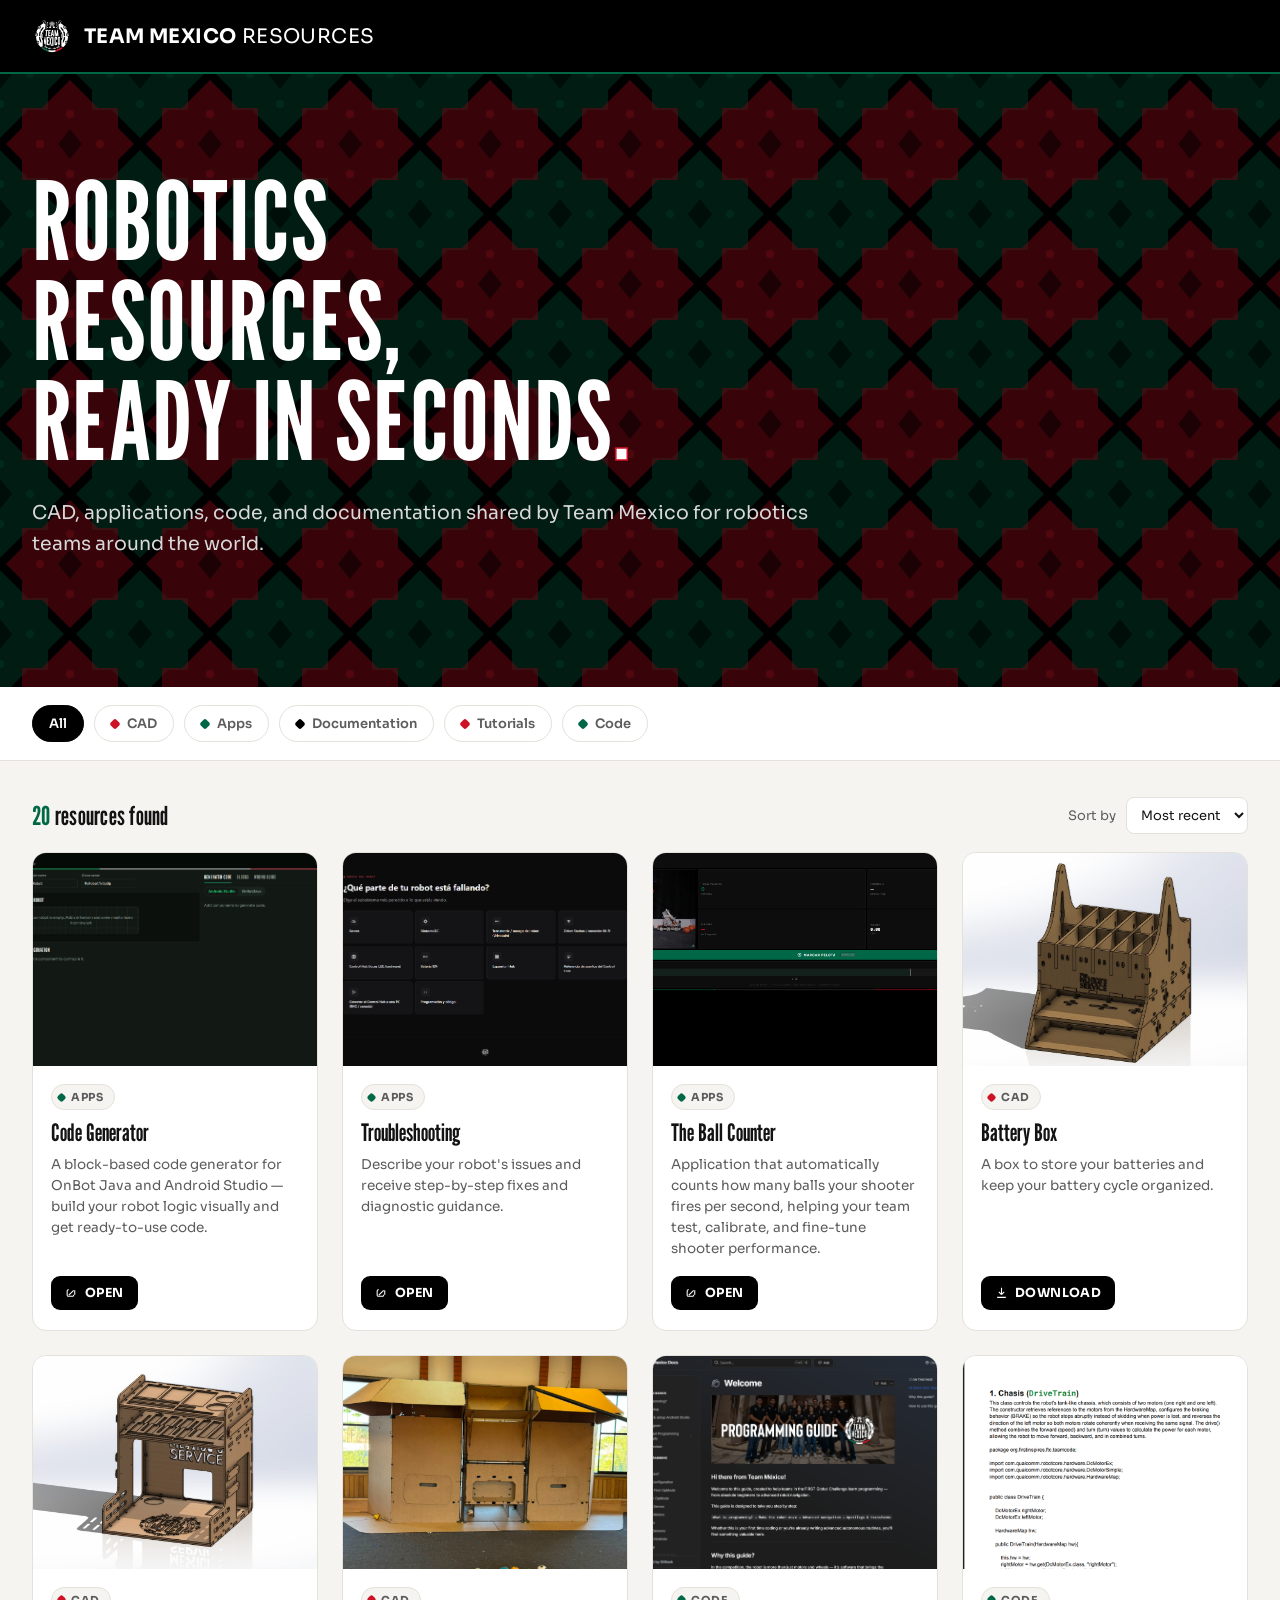
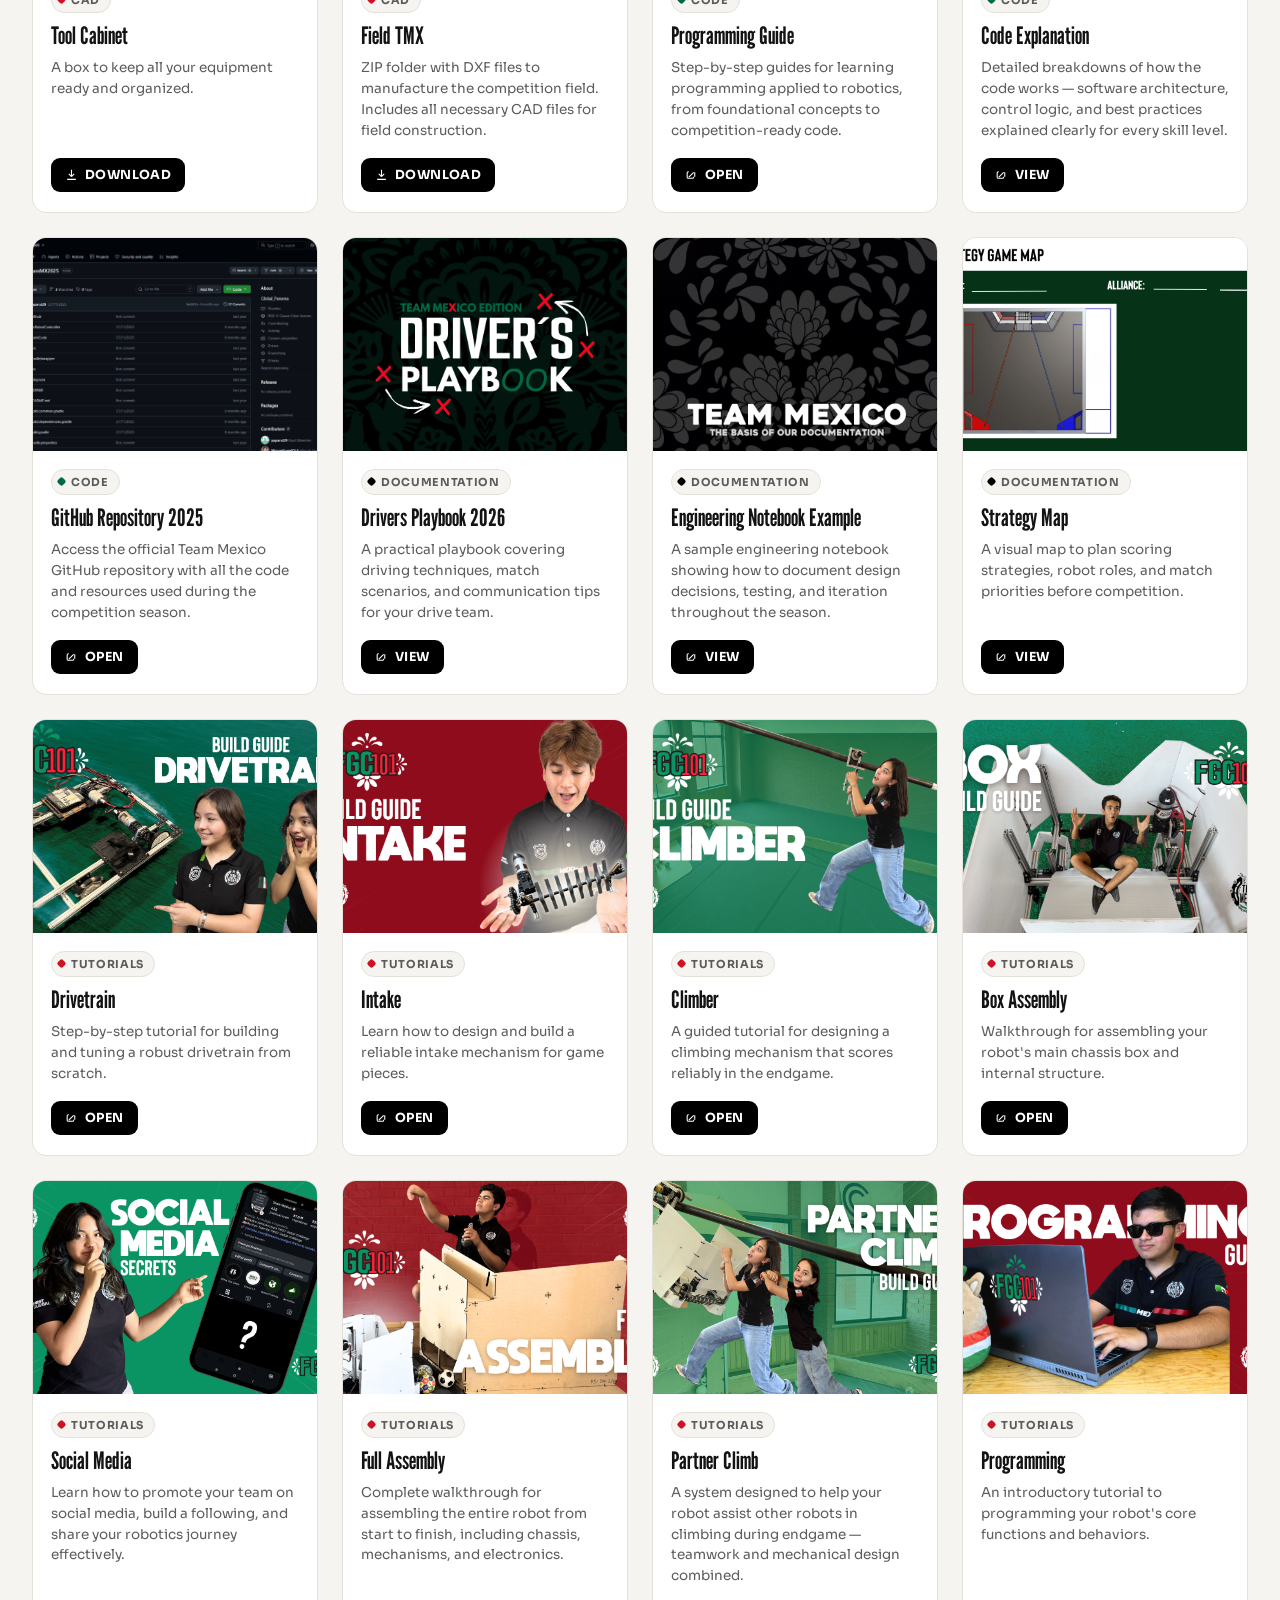
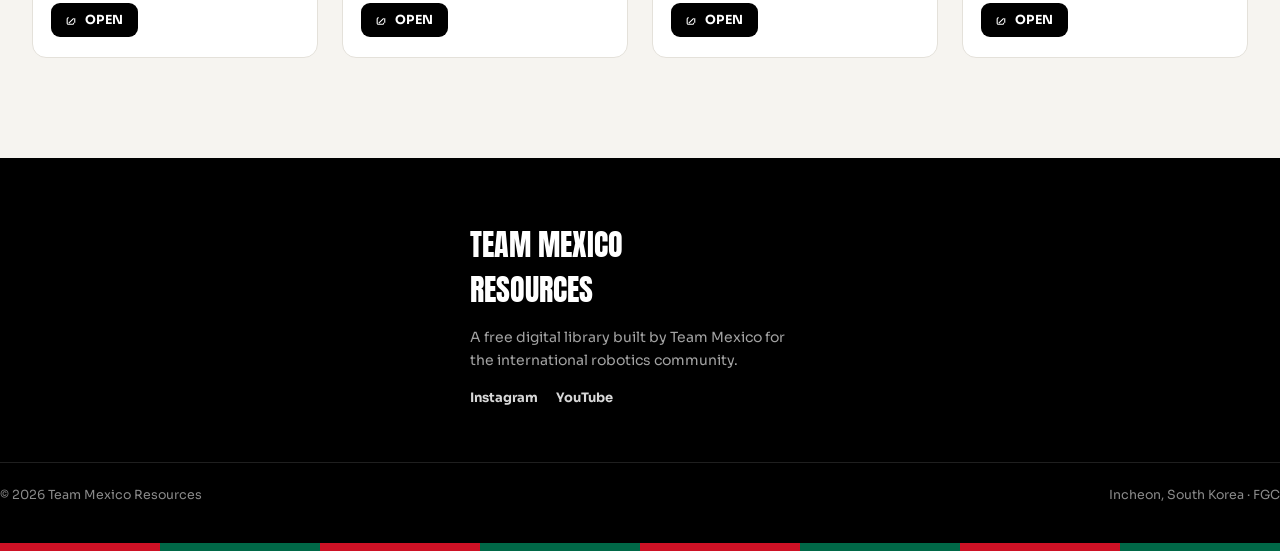
<file: index.html>
<!DOCTYPE html>
<html lang="en">
<head>
<meta charset="UTF-8">
<!-- Google tag (gtag.js) -->
<script async src="https://www.googletagmanager.com/gtag/js?id=G-0022Z3VN1Q"></script>
<script>
  window.dataLayer = window.dataLayer || [];
  function gtag(){dataLayer.push(arguments);}
  gtag('js', new Date());
  gtag('config', 'G-0022Z3VN1Q');
</script>
<meta name="viewport" content="width=device-width, initial-scale=1.0">
<meta name="description" content="Free robotics resource library by Team Mexico (FGC Team 4400). CAD, programming guides, tutorials, engineering notebooks and tools for FTC/FGC robotics teams worldwide. Biblioteca gratuita de recursos de robótica.">
<meta name="keywords" content="FGC, robotics, FTC, Team Mexico, FIRST Global Challenge, robot resources, CAD, robotics tutorials, engineering notebook, Team Cerbotics 4400">
<meta name="robots" content="index, follow">
<meta property="og:type" content="website">
<meta property="og:url" content="https://fgcmexico.com/">
<meta property="og:title" content="Team Mexico Resources — Robotics Resource Library for FGC Teams">
<meta property="og:description" content="Free robotics resource library by Team Mexico. , programming guides, tutorials, and tools for FTC/FGC teams worldwide.">
<meta property="og:image" content="https://fgcmexico.com/images/team-mexico-logo.svg">
<meta property="og:locale" content="en_US">
<meta property="og:locale:alternate" content="es_MX">
<meta name="twitter:card" content="summary_large_image">
<meta name="twitter:title" content="Team Mexico Resources — Robotics Resource Library for FGC Teams">
<meta name="twitter:description" content="Free robotics resource library by Team Mexico for FTC/FGC teams worldwide.">
<title>Team Mexico Resources — Robotics Resource Library for FGC Teams</title>
<link rel="icon" type="image/svg+xml" href="images/team-mexico-logo.svg">
<link rel="preconnect" href="https://fonts.googleapis.com">
<link rel="preconnect" href="https://fonts.gstatic.com" crossorigin>
<link href="https://fonts.googleapis.com/css2?family=Anton&family=League+Gothic:wght@400;700&family=Sora:wght@400;500;600;700;800&display=swap" rel="stylesheet">
<script type="application/ld+json">
{
  "@context": "https://schema.org",
  "@type": "WebSite",
  "name": "Team Mexico Resources",
  "alternateName": ["Team Mexico FGC Resources", "Team Cerbotics 4400 Resources"],
  "url": "https://fgcmexico.com/",
  "description": "Free robotics resource library by Team Mexico (FGC Team 4400). CAD, programming guides, tutorials, engineering notebooks and tools for FTC/FGC robotics teams worldwide.",
  "inLanguage": ["en", "es"],
  "potentialAction": {
    "@type": "SearchAction",
    "target": {
      "@type": "EntryPoint",
      "urlTemplate": "https://fgcmexico.com/?search={search_term_string}"
    },
    "query-input": "required name=search_term_string"
  }
}
</script>
<style>
  :root{
    --black:#000000;
    --white:#ffffff;
    --green:#006847;
    --red:#ce1125;
    --paper:#f6f4f0;
    --ink:#131313;
    --ink-soft:#5c5c5c;
    --line:#e4e1da;
    --card-bg:#ffffff;
    --radius:14px;
  }

  *{ box-sizing:border-box; }
  html{ scroll-behavior:smooth; }
  body{
    margin:0;
    background:var(--paper);
    color:var(--ink);
    font-family:'Sora', system-ui, sans-serif;
    -webkit-font-smoothing:antialiased;
  }
  img,svg{ display:block; max-width:100%; }

  h1,h2,h3, .display{
    font-family:'League Gothic', 'Anton', sans-serif;
    font-weight:400;
    text-transform:uppercase;
    letter-spacing:.01em;
    line-height:.92;
    margin:0;
  }
  .wordmark{
    font-family:'Anton', 'League Gothic', sans-serif;
    text-transform:uppercase;
  }

  a{ color:inherit; }
  button{ font-family:inherit; cursor:pointer; }

  :focus-visible{
    outline:3px solid var(--green);
    outline-offset:3px;
  }

  .wrap{
    max-width:1280px;
    margin:0 auto;
    padding:0 32px;
  }

  .diamond-field{
    position:absolute; inset:0;
    background-image:
      url("data:image/svg+xml,%3Csvg xmlns='http://www.w3.org/2000/svg' width='140' height='140' viewBox='0 0 140 140'%3E%3Cg fill='%23CE1125' fill-opacity='0.55'%3E%3Cpath d='M70 6 L98 34 L118 34 L118 54 L134 70 L118 86 L118 106 L98 106 L70 134 L42 106 L22 106 L22 86 L6 70 L22 54 L22 34 L42 34 Z' /%3E%3Ccircle cx='70' cy='40' r='4'/%3E%3Ccircle cx='70' cy='100' r='4'/%3E%3Ccircle cx='40' cy='70' r='4'/%3E%3Ccircle cx='100' cy='70' r='4'/%3E%3Cpath d='M70 55 L82 70 L70 85 L58 70 Z' fill='%23000000' fill-opacity='0.5'/%3E%3C/g%3E%3C/svg%3E"),
      url("data:image/svg+xml,%3Csvg xmlns='http://www.w3.org/2000/svg' width='140' height='140' viewBox='0 0 140 140'%3E%3Cg fill='%23006847' fill-opacity='0.55'%3E%3Cpath d='M70 6 L98 34 L118 34 L118 54 L134 70 L118 86 L118 106 L98 106 L70 134 L42 106 L22 106 L22 86 L6 70 L22 54 L22 34 L42 34 Z' /%3E%3Ccircle cx='70' cy='40' r='4'/%3E%3Ccircle cx='70' cy='100' r='4'/%3E%3Ccircle cx='40' cy='70' r='4'/%3E%3Ccircle cx='100' cy='70' r='4'/%3E%3Cpath d='M70 55 L82 70 L70 85 L58 70 Z' fill='%23000000' fill-opacity='0.5'/%3E%3C/g%3E%3C/svg%3E");
    background-position: 0 0, 70px 70px;
    background-size: 140px 140px, 140px 140px;
    opacity:.5;
    pointer-events:none;
  }

  header.site{
    position:sticky; top:0; z-index:40;
    background:var(--black);
    border-bottom:2px solid var(--green);
  }
  .nav-inner{
    display:flex; align-items:center; justify-content:space-between;
    height:72px;
  }
  .brand{
    display:flex; align-items:center; gap:12px;
    color:var(--white);
    text-decoration:none;
  }
  .brand-mark{
    height:40px;
    width:auto;
    display:block;
  }
  .brand-text{
    font-size:20px;
    letter-spacing:.02em;
  }
  .brand-text b{ color:var(--white); }

  nav.links{
    display:flex; gap:28px;
    font-size:14px;
    font-weight:600;
    color:#cfcfcf;
  }
  nav.links a{ text-decoration:none; padding:6px 0; border-bottom:2px solid transparent; }
  nav.links a:hover, nav.links a.active{ color:var(--white); border-color:var(--red); }

  .hero{
    position:relative;
    background:var(--black);
    color:var(--white);
    overflow:hidden;
    padding:96px 0 88px;
  }
  .hero .wrap{ position:relative; z-index:2; }
  .eyebrow{
    display:inline-flex; align-items:center; gap:10px;
    font-size:12px; font-weight:700; letter-spacing:.16em;
    text-transform:uppercase;
    color:var(--white);
    background:rgba(255,255,255,.08);
    border:1px solid rgba(255,255,255,.25);
    padding:8px 14px;
    border-radius:999px;
    margin-bottom:28px;
  }
  .eyebrow .dot{ width:7px; height:7px; border-radius:50%; background:var(--red); }

  .hero h1{
    font-size:clamp(52px, 8.5vw, 118px);
    max-width:16ch;
  }
  .hero h1 .accent{ color:var(--white); -webkit-text-stroke:1.5px var(--red); }

  .hero p.lead{
    font-size:19px;
    line-height:1.6;
    color:#d8d8d8;
    max-width:56ch;
    margin:28px 0 40px;
  }

  .cat-rail{
    background:var(--white);
    border-bottom:1px solid var(--line);
    position:sticky;
    top:72px;
    z-index:30;
  }
  .cat-scroll{
    display:flex; gap:10px;
    padding:18px 0;
    overflow-x:auto;
    scrollbar-width:none;
  }
  .cat-scroll::-webkit-scrollbar{ display:none; }
  .chip{
    flex:none;
    display:inline-flex; align-items:center; gap:8px;
    padding:9px 16px;
    border-radius:999px;
    border:1.5px solid var(--line);
    background:var(--white);
    font-size:13px; font-weight:600;
    color:var(--ink-soft);
    white-space:nowrap;
  }
  .chip:hover{ border-color:var(--ink); color:var(--ink); }
  .chip.is-active{
    background:var(--black); border-color:var(--black); color:var(--white);
  }
  .chip .swatch{
    width:8px; height:8px; border-radius:2px; transform:rotate(45deg);
  }

  .results-bar{
    display:flex; align-items:center; justify-content:space-between;
    padding:36px 0 18px;
    flex-wrap:wrap; gap:12px;
  }
  .results-bar .count{
    font-family:'League Gothic', sans-serif;
    font-size:26px;
    letter-spacing:.01em;
  }
  .results-bar .count em{ font-style:normal; color:var(--green); }
  .sort{
    display:flex; align-items:center; gap:10px;
    font-size:13px; color:var(--ink-soft);
  }
  .sort select{
    font-family:'Sora', sans-serif;
    border:1.5px solid var(--line);
    border-radius:8px;
    padding:8px 10px;
    font-size:13px;
    color:var(--ink);
    background:var(--white);
  }

  .gallery{
    display:grid;
    grid-template-columns:repeat(4, 1fr);
    gap:24px;
    padding-bottom:100px;
  }
  @media (max-width:1100px){ .gallery{ grid-template-columns:repeat(3,1fr);} }
  @media (max-width:820px){ .gallery{ grid-template-columns:repeat(2,1fr);} }
  @media (max-width:560px){ .gallery{ grid-template-columns:1fr;} }

  .card{
    background:var(--card-bg);
    border:1px solid var(--line);
    border-radius:var(--radius);
    overflow:hidden;
    display:flex; flex-direction:column;
    transition:transform .18s ease, box-shadow .18s ease, border-color .18s ease;
    cursor:pointer;
  }
  .card:hover{
    transform:translateY(-4px);
    box-shadow:0 18px 32px -18px rgba(0,0,0,.28);
    border-color:var(--ink);
  }
  .card .thumb{
    aspect-ratio:4/3;
    position:relative;
    display:grid; place-items:center;
    color:var(--white);
    overflow:hidden;
  }
  .card .thumb svg.resource-icon{
    width:48%;
    height:48%;
    opacity:.92;
  }
  .tone-red{ background:linear-gradient(155deg,#1c1c1c 0%, #3a0a10 60%, var(--red) 140%); }
  .tone-green{ background:linear-gradient(155deg,#1c1c1c 0%, #0a2b1f 60%, var(--green) 140%); }
  .tone-black{ background:linear-gradient(155deg,#000 0%, #232323 55%, #454545 140%); }

  .card .body{
    padding:18px 18px 20px;
    display:flex; flex-direction:column; gap:10px; flex:1;
  }
  .badge-row{ display:flex; align-items:center; gap:8px; }
  .badge{
    display:inline-flex; align-items:center; gap:6px;
    font-size:11px; font-weight:700;
    text-transform:uppercase; letter-spacing:.06em;
    color:var(--ink-soft);
    background:var(--paper);
    border:1px solid var(--line);
    border-radius:999px;
    padding:5px 10px 5px 6px;
  }
  .badge .dot{ width:7px; height:7px; border-radius:2px; transform:rotate(45deg); }

  .card h3{
    font-family:'League Gothic', sans-serif;
    font-size:24px;
    text-transform:none;
    letter-spacing:0;
    line-height:1.05;
  }
  .card p{
    font-size:13.5px;
    line-height:1.55;
    color:var(--ink-soft);
    margin:0;
    flex:1;
  }
  .card .foot{
    display:flex; align-items:center; justify-content:space-between;
    margin-top:6px;
  }
  .filetag{
    font-size:11px; font-weight:700; letter-spacing:.05em;
    color:var(--ink-soft);
  }
  .filetag:empty{ display:none; }
  .dl-btn{
    display:inline-flex; align-items:center; gap:7px;
    background:var(--black); color:var(--white);
    border:none; border-radius:9px;
    padding:9px 14px;
    font-size:12.5px; font-weight:700;
    text-transform:uppercase; letter-spacing:.03em;
    pointer-events:auto;
    position:relative;
    z-index:2;
  }
  .dl-btn:hover{ background:var(--red); }
  .dl-btn svg{ width:13px; height:13px; }

  .empty-state{
    display:none;
    text-align:center;
    padding:70px 20px;
    border:1.5px dashed var(--line);
    border-radius:var(--radius);
    color:var(--ink-soft);
  }
  .empty-state h3{ font-size:26px; margin-bottom:8px; color:var(--ink); }

  footer.site{
    background:var(--black);
    color:#cfcfcf;
    position:relative;
    overflow:hidden;
    padding-top:64px;
  }
  .strip{
    display:flex; height:8px;
  }
  .strip span{ flex:1; }
  .strip span:nth-child(odd){ background:var(--red); }
  .strip span:nth-child(even){ background:var(--green); }

  .footer-top{
    position:relative; z-index:2;
    display:flex; justify-content:center;
    padding-bottom:56px;
    border-bottom:1px solid rgba(255,255,255,.12);
  }
  .footer-brand .wordmark{
    color:var(--white);
    font-size:30px;
  }
  .footer-brand p{
    max-width:34ch; font-size:14px; color:#a3a3a3; line-height:1.6; margin-top:14px;
  }
  .footer-contact{ display:flex; gap:18px; margin-top:18px; }
  .footer-contact a{ font-size:13px; font-weight:700; color:#d8d8d8; text-decoration:none; }
  .footer-contact a:hover{ color:var(--white); }

  .footer-bottom{
    position:relative; z-index:2;
    display:flex; justify-content:space-between; align-items:center;
    padding:24px 0 40px;
    font-size:12.5px; color:#8a8a8a;
    flex-wrap:wrap; gap:10px;
  }

  .toast{
    position:fixed; bottom:32px; left:50%; transform:translateX(-50%) translateY(100px);
    background:var(--black); color:var(--white);
    padding:14px 24px; border-radius:12px;
    font-size:14px; font-weight:600;
    opacity:0; transition:all .35s ease;
    z-index:100;
    pointer-events:none;
    white-space:nowrap;
    box-shadow:0 8px 28px rgba(0,0,0,.25);
  }
  .toast.show{
    opacity:1;
    transform:translateX(-50%) translateY(0);
  }

  @media (prefers-reduced-motion: reduce){
    *{ transition:none !important; scroll-behavior:auto !important; }
  }

  @media (max-width:640px){
    .wrap{ padding:0 20px; }
    nav.links{ display:none; }
    .hero{ padding:64px 0 56px; }
  }
</style>
</head>
<body>

<header class="site">
  <div class="wrap nav-inner">
    <a class="brand" href="#top">
      <img class="brand-mark" src="images/team-mexico-logo.svg" alt="Team Mexico logo">
      <span class="brand-text"><b>TEAM MEXICO</b> RESOURCES</span>
    </a>
    <nav class="links"></nav>
  </div>
</header>

<section class="hero" id="top">
  <div class="diamond-field"></div>
  <div class="wrap">
    <h1>Robotics resources,<br>ready in seconds<span class="accent">.</span></h1>
    <p class="lead">CAD, applications, code, and documentation shared by Team Mexico for robotics teams around the world.</p>
  </div>
</section>

<div class="cat-rail" id="categories">
  <div class="wrap">
    <div class="cat-scroll" id="catScroll">
      <button class="chip is-active" data-cat="all">All</button>
      <button class="chip" data-cat="step"><span class="swatch" style="background:var(--red)"></span>CAD</button>
      <button class="chip" data-cat="apps"><span class="swatch" style="background:var(--green)"></span>Apps</button>
      <button class="chip" data-cat="documentation"><span class="swatch" style="background:var(--black)"></span>Documentation</button>
      <button class="chip" data-cat="tutorials"><span class="swatch" style="background:var(--red)"></span>Tutorials</button>
      <button class="chip" data-cat="code"><span class="swatch" style="background:var(--green)"></span>Code</button>
    </div>
  </div>
</div>

<main class="wrap">
  <div class="results-bar">
    <div class="count"><em id="resultCount">14</em> resources found</div>
    <div class="sort">
      <label for="sortSelect">Sort by</label>
      <select id="sortSelect">
        <option value="recent">Most recent</option>
        <option value="az">Name A–Z</option>
        <option value="za">Name Z–A</option>
      </select>
    </div>
  </div>

  <section class="gallery" id="gallery"></section>

  <div class="empty-state" id="emptyState">
    <h3>No resources in this category yet</h3>
    <p>Check back soon, or browse another category.</p>
  </div>
</main>

<div class="toast" id="toast"></div>

<footer class="site">
  <div class="wrap footer-top">
    <div class="footer-brand">
      <div class="wordmark">TEAM MEXICO<br>RESOURCES</div>
      <p>A free digital library built by Team Mexico for the international robotics community.</p>
      <div class="footer-contact">
        <a href="https://instagram.com/teammexicofgc" target="_blank">Instagram</a>
        <a href="https://www.youtube.com/@teammexicofgc3154" target="_blank">YouTube</a>
      </div>
    </div>
  </div>
  <div class="wrap footer-bottom">
    <span>© 2026 Team Mexico Resources</span>
    <span>Incheon, South Korea · FGC</span>
  </div>
  <div class="strip">
    <span></span><span></span><span></span><span></span><span></span><span></span><span></span><span></span>
  </div>
</footer>

<script>
  // ===================================================================
  //  DATA — This is the ONLY section you edit to add/modify resources.
  //  To add a new resource, just append an object to the array below.
  // ===================================================================

  /*
    ┌──────────────────────────────────────────────────────────────┐
    │  Fields available per resource:                             │
    │    name      — Display name                                │
    │    cat       — "step" | "apps" | "code"                    │
    │                "documentation" | "tutorials"                │
    │    desc      — Short description                           │
    │    fileLabel — Label shown next to the button              │
    │    link      — URL to open (apps, tutorials → web/YT)      │
    │    fileData  — Base64 content (step, code, docs)           │
    │    fileName  — Filename when downloading                   │
    │    preview   — Path to image, or "" for SVG icon           │
    │    icon      — Optional custom SVG string                  │
    └──────────────────────────────────────────────────────────────┘
  */

  const resources = [

    // ── Apps (open a link) ──
    {
      name:"Code Generator",
      cat:"apps",
      desc:"A block-based code generator for OnBot Java and Android Studio — build your robot logic visually and get ready-to-use code.",
      link:"files/code-generator/index.html",
      preview:"images/Code_Generator.png"
    },
     {
      name:"Troubleshooting",
      cat:"apps",
      desc:"Describe your robot's issues and receive step-by-step fixes and diagnostic guidance.",
      link:"files/troubleshooting.html",
      preview:"images/The_troubleshooting.png"
    },
    {
      name:"The Ball Counter",
      cat:"apps",
      desc:"Application that automatically counts how many balls your shooter fires per second, helping your team test, calibrate, and fine-tune shooter performance.",
      link:"files/ball-counter.html",
      preview:"images/The_ball_counter.png"
    },
    

    // ── CAD ──
    {
      name:"Battery Box",
      cat:"step",
      desc:"A box to store your batteries and keep your battery cycle organized.",
      fileName:"Battery-Box.step",
      filePath:"files/battery-box.step",
      preview:"images/Battery_Box.png"
    },
    {
      name:"Tool Cabinet",
      cat:"step",
      desc:"A box to keep all your equipment ready and organized.",
      fileName:"Tool-Cabinet.step",
      filePath:"files/tool-cabinet.step",
      preview:"images/Tool_Cabinet.png"
    },
    {
      name:"Field TMX",
      cat:"step",
      desc:"ZIP folder with DXF files to manufacture the competition field. Includes all necessary CAD files for field construction.",
      fileName:"Field-TMX.zip",
      filePath:"files/field-tmx.zip",
      preview:"images/Field_TMX.png"
    },

    // ── Code ──
    {
      name:"Programming Guide",
      cat:"code",
      desc:"Step-by-step guides for learning programming applied to robotics, from foundational concepts to competition-ready code.",
      link:"https://teammexico.gitbook.io/teammexico-docs",
      preview:"images/Programming_guide.png"
    },
    {
      name:"Code Explanation",
      cat:"code",
      desc:"Detailed breakdowns of how the code works — software architecture, control logic, and best practices explained clearly for every skill level.",
      fileName:"Code-Explanation.pdf",
      filePath:"files/code-explanation.pdf",
      preview:"images/Code_Explanation.png"
    },
    {
      name:"GitHub Repository 2025",
      cat:"code",
      desc:"Access the official Team Mexico GitHub repository with all the code and resources used during the competition season.",
      link:"https://github.com/TeamCerbotics4400/TeamMX2025",
      preview:"images/Repository.png"
    },

    // ── Documentation ──
    {
      name:"Drivers Playbook 2026",
      cat:"documentation",
      desc:"A practical playbook covering driving techniques, match scenarios, and communication tips for your drive team.",
      fileName:"Drivers-Playbook.pdf",
      filePath:"files/drivers-playbook.pdf",
      preview:"images/Drivers_Playbook.png"
    },
    {
      name:"Engineering Notebook Example",
      cat:"documentation",
      desc:"A sample engineering notebook showing how to document design decisions, testing, and iteration throughout the season.",
      fileName:"Engineering-Notebook.pdf",
      filePath:"files/engineering-notebook.pdf",
      preview:"images/Engineering_Notebook_Example.png"
    },
    {
      name:"Strategy Map",
      cat:"documentation",
      desc:"A visual map to plan scoring strategies, robot roles, and match priorities before competition.",
      fileName:"Strategy-Map.pdf",
      filePath:"files/strategy-map.pdf",
      preview:"images/Strategy_Map.png"
    },

    // ── Tutorials (open a YouTube video) ──
    {
      name:"Drivetrain",
      cat:"tutorials",
      desc:"Step-by-step tutorial for building and tuning a robust drivetrain from scratch.",
      link:"https://youtu.be/BkRQ7Yfd-Mk?si=5IWKRtc-8vcEFRRI",
      preview:"images/Drivetrain.png"
    },
    {
      name:"Intake",
      cat:"tutorials",
      desc:"Learn how to design and build a reliable intake mechanism for game pieces.",
      link:"https://youtu.be/zHKKc1md6QM?si=Bk7Ep8FAZh0u4Aa9",
      preview:"images/Intake.png"
    },
    {
      name:"Climber",
      cat:"tutorials",
      desc:"A guided tutorial for designing a climbing mechanism that scores reliably in the endgame.",
      link:"https://youtu.be/il0bMKf3HHE?si=WwxWKMBGHFe-E96_",
      preview:"images/Climber.png"
    },
    {
      name:"Box Assembly",
      cat:"tutorials",
      desc:"Walkthrough for assembling your robot's main chassis box and internal structure.",
      link:"https://youtu.be/033qbtI43Mk?si=6wkGBa2TWHU2JKgC",
      preview:"images/Box_Assembly.png"
    },
    {
      name:"Social Media",
      cat:"tutorials",
      desc:"Learn how to promote your team on social media, build a following, and share your robotics journey effectively.",
      link:"https://youtu.be/vjjvihbHwVk?si=a-pbjKkUI6mbHIQQ",
      preview:"images/Social_Media.png"
    },
    {
      name:"Full Assembly",
      cat:"tutorials",
      desc:"Complete walkthrough for assembling the entire robot from start to finish, including chassis, mechanisms, and electronics.",
      link:"https://youtu.be/GXWt1GoTAv8?si=obWzA8wwRqwVtM0l",
      preview:"images/Full_Assembly.png"
    },
    {
      name:"Partner Climb",
      cat:"tutorials",
      desc:"A system designed to help your robot assist other robots in climbing during endgame — teamwork and mechanical design combined.",
      link:"https://youtu.be/XC6mxsJvQT8?si=6vmmKniTHjzmOtbP",
      preview:"images/Partner_Climb.png"
    },
    {
      name:"Programming",
      cat:"tutorials",
      desc:"An introductory tutorial to programming your robot's core functions and behaviors.",
      link:"https://youtu.be/aF9mb4ejSMA?si=BbcpN-nxna1ltNXc",
      preview:"images/Programming.png"
    }
  ];

  // ===================================================================
  //  CONFIG — category metadata: labels, colors, tones, default icons
  // ===================================================================

  const catLabels = {
    step:"CAD", apps:"Apps", documentation:"Documentation",
    tutorials:"Tutorials", code:"Code"
  };

  const catColor = {
    step:"var(--red)", apps:"var(--green)", documentation:"var(--black)",
    tutorials:"var(--red)", code:"var(--green)"
  };

  const catTone = {
    step:"tone-red", apps:"tone-green", documentation:"tone-black",
    tutorials:"tone-red", code:"tone-green"
  };

  // ---- Category default icons (used when a resource has no custom icon) ----
  const defaultIcons = {

    step: `<svg class="resource-icon" viewBox="0 0 80 80" fill="none" xmlns="http://www.w3.org/2000/svg">
      <rect x="12" y="38" width="56" height="32" rx="3" stroke="white" stroke-width="2.5"/>
      <rect x="18" y="44" width="44" height="20" rx="2" stroke="white" stroke-width="1.8"/>
      <circle cx="40" cy="54" r="4" fill="white" opacity=".3"/>
      <path d="M28 38V28a12 12 0 0 1 24 0v10" stroke="white" stroke-width="2.5" stroke-linecap="round"/>
      <circle cx="28" cy="28" r="3" fill="white" opacity=".5"/>
      <circle cx="52" cy="28" r="3" fill="white" opacity=".5"/>
    </svg>`,

    apps: `<svg class="resource-icon" viewBox="0 0 80 80" fill="none" xmlns="http://www.w3.org/2000/svg">
      <rect x="16" y="8" width="48" height="64" rx="6" stroke="white" stroke-width="2.5"/>
      <rect x="22" y="16" width="36" height="28" rx="3" stroke="white" stroke-width="1.8"/>
      <line x1="28" y1="54" x2="52" y2="54" stroke="white" stroke-width="2.2" stroke-linecap="round"/>
      <line x1="28" y1="62" x2="44" y2="62" stroke="white" stroke-width="2.2" stroke-linecap="round"/>
      <circle cx="40" cy="30" r="4" fill="white" opacity=".4"/>
      <rect x="36" y="44" width="8" height="4" rx="1" fill="white" opacity=".3"/>
    </svg>`,

    documentation: `<svg class="resource-icon" viewBox="0 0 80 80" fill="none" xmlns="http://www.w3.org/2000/svg">
      <path d="M18 12h30l14 14v44H18V12z" stroke="white" stroke-width="2.5"/>
      <path d="M48 12v14h14" stroke="white" stroke-width="2.2"/>
      <line x1="26" y1="38" x2="54" y2="38" stroke="white" stroke-width="2" stroke-linecap="round"/>
      <line x1="26" y1="46" x2="54" y2="46" stroke="white" stroke-width="2" stroke-linecap="round"/>
      <line x1="26" y1="54" x2="42" y2="54" stroke="white" stroke-width="2" stroke-linecap="round"/>
      <circle cx="60" cy="60" r="10" stroke="white" stroke-width="2.2" fill="none"/>
      <path d="M57 58l3 3 5-5" stroke="white" stroke-width="2" stroke-linecap="round" stroke-linejoin="round"/>
    </svg>`,

    tutorials: `<svg class="resource-icon" viewBox="0 0 80 80" fill="none" xmlns="http://www.w3.org/2000/svg">
      <path d="M16 60V18a4 4 0 0 1 4-4h44v46" stroke="white" stroke-width="2.5"/>
      <path d="M16 60a6 6 0 0 1 6-6h44" stroke="white" stroke-width="2.5"/>
      <circle cx="34" cy="32" r="10" stroke="white" stroke-width="2.2"/>
      <path d="M30 32l3 3 5-5" stroke="white" stroke-width="2.2" stroke-linecap="round" stroke-linejoin="round"/>
      <line x1="52" y1="28" x2="60" y2="28" stroke="white" stroke-width="2" stroke-linecap="round"/>
      <line x1="52" y1="36" x2="58" y2="36" stroke="white" stroke-width="2" stroke-linecap="round"/>
      <line x1="52" y1="44" x2="62" y2="44" stroke="white" stroke-width="2" stroke-linecap="round"/>
    </svg>`,

    code: `<svg class="resource-icon" viewBox="0 0 80 80" fill="none" xmlns="http://www.w3.org/2000/svg">
      <rect x="12" y="10" width="56" height="60" rx="4" stroke="white" stroke-width="2.5"/>
      <line x1="22" y1="24" x2="34" y2="24" stroke="white" stroke-width="2" stroke-linecap="round"/>
      <line x1="22" y1="32" x2="46" y2="32" stroke="white" stroke-width="2" stroke-linecap="round"/>
      <line x1="22" y1="40" x2="30" y2="40" stroke="white" stroke-width="2" stroke-linecap="round"/>
      <path d="M46 44l6 6-6 6" stroke="white" stroke-width="2.2" stroke-linecap="round" stroke-linejoin="round"/>
      <path d="M34 56l-6-6 6-6" stroke="white" stroke-width="2.2" stroke-linecap="round" stroke-linejoin="round"/>
      <circle cx="58" cy="24" r="3" fill="white" opacity=".4"/>
    </svg>`
  };

  // ===================================================================
  //  RENDER logic — no need to touch this when adding resources
  // ===================================================================

  const galleryEl = document.getElementById('gallery');
  const emptyEl = document.getElementById('emptyState');
  const countEl = document.getElementById('resultCount');
  const sortSelect = document.getElementById('sortSelect');
  const chips = document.querySelectorAll('.chip');
  const toastEl = document.getElementById('toast');

  let activeCat = 'all';
  let toastTimer = null;

  function showToast(msg) {
    toastEl.textContent = msg;
    toastEl.classList.add('show');
    clearTimeout(toastTimer);
    toastTimer = setTimeout(() => toastEl.classList.remove('show'), 2200);
  }

  function isPdf(name) {
    return name && name.toLowerCase().endsWith('.pdf');
  }

  function handleAction(r) {
    if (r.link) {
      window.open(r.link, '_blank');
      showToast('Opening ' + r.name + '...');
      return;
    }

    if (isPdf(r.fileName)) {
      window.open(r.filePath, '_blank');
      showToast('Opening ' + r.name + '...');
      return;
    }

    const a = document.createElement('a');
    a.style.display = 'none';
    document.body.appendChild(a);

    if (r.fileData) {
      const byteChars = atob(r.fileData);
      const bytes = new Uint8Array(byteChars.length);
      for (let i = 0; i < byteChars.length; i++) bytes[i] = byteChars.charCodeAt(i);
      const blob = new Blob([bytes], { type:'application/octet-stream' });
      a.href = URL.createObjectURL(blob);
    } else {
      a.href = r.filePath;
    }
    a.download = r.fileName;
    a.click();
    document.body.removeChild(a);
    if (r.fileData) URL.revokeObjectURL(a.href);
    showToast('Downloading ' + r.name + '...');
  }

  function render() {
    let list = resources.filter(r => activeCat === 'all' || r.cat === activeCat);

    const sortVal = sortSelect.value;
    if (sortVal === 'az') list.sort((a, b) => a.name.localeCompare(b.name));
    else if (sortVal === 'za') list.sort((a, b) => b.name.localeCompare(a.name));
    else list.sort((a, b) => (b.date || '').localeCompare(a.date || ''));

    countEl.textContent = list.length;
    galleryEl.innerHTML = '';

    if (list.length === 0) {
      emptyEl.style.display = 'block';
      galleryEl.style.display = 'none';
      return;
    }
    emptyEl.style.display = 'none';
    galleryEl.style.display = 'grid';

    list.forEach(r => {
      const card = document.createElement('article');
      card.className = 'card';

      const thumbInner = r.preview
        ? `<img src="${r.preview}" alt="${r.name} preview" style="width:100%;height:100%;object-fit:cover;">`
        : (r.icon || defaultIcons[r.cat]);

      const isLink = !!r.link;
      const isViewer = !isLink && r.fileName && r.fileName.toLowerCase().endsWith('.pdf');
      const btnIcon = isLink || isViewer
        ? `<svg viewBox="0 0 24 24" fill="none" stroke="white" stroke-width="2"><path d="M7 17l9-9M18 8v8M7 7H6a2 2 0 0 0-2 2v8a2 2 0 0 0 2 2h8a2 2 0 0 0 2-2v-1"/></svg>`
        : `<svg viewBox="0 0 24 24" fill="none" stroke="white" stroke-width="2"><path d="M12 3v13m0 0l-5-5m5 5l5-5M4 21h16"/></svg>`;
      const btnText = isLink ? 'Open' : isViewer ? 'View' : 'Download';
      const fileTag = r.fileLabel ? `<span class="filetag">${r.fileLabel}</span>` : '';

      card.innerHTML = `
        <div class="thumb ${catTone[r.cat]}">${thumbInner}</div>
        <div class="body">
          <div class="badge-row">
            <span class="badge"><span class="dot" style="background:${catColor[r.cat]}"></span>${catLabels[r.cat]}</span>
          </div>
          <h3>${r.name}</h3>
          <p>${r.desc}</p>
          <div class="foot">
            ${fileTag}
            <button class="dl-btn">
              ${btnIcon}
              ${btnText}
            </button>
          </div>
        </div>`;

      const dlBtn = card.querySelector('.dl-btn');
      dlBtn.addEventListener('click', function (e) {
        e.stopPropagation();
        handleAction(r);
      });

      card.addEventListener('click', function () {
        handleAction(r);
      });

      galleryEl.appendChild(card);
    });
  }

  chips.forEach(chip => {
    chip.addEventListener('click', () => {
      chips.forEach(c => c.classList.remove('is-active'));
      chip.classList.add('is-active');
      activeCat = chip.dataset.cat;
      render();
    });
  });

  sortSelect.addEventListener('change', render);

  render();
</script>

</body>
</html>
</file>
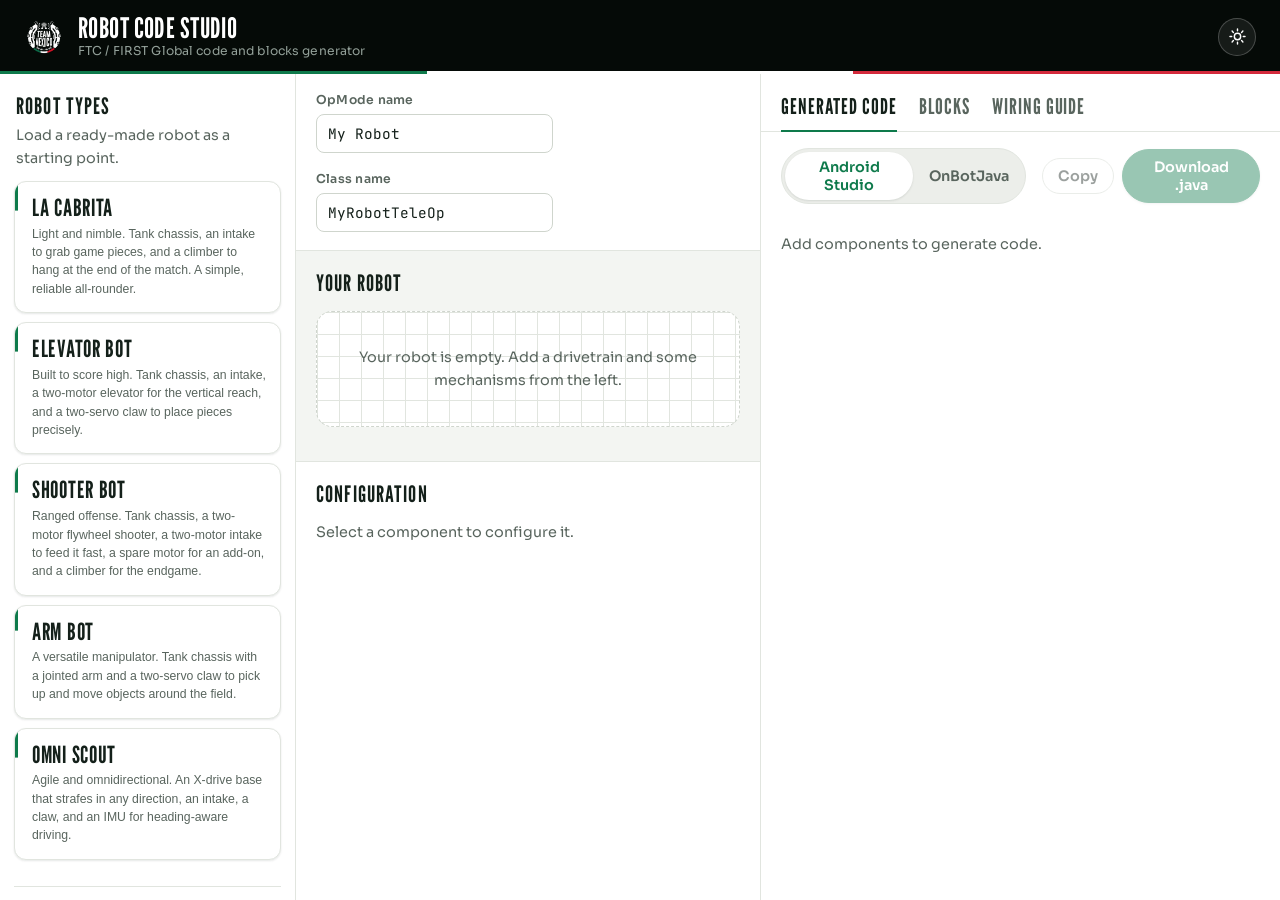
<file: files/code-generator/index.html>
<!doctype html>
<html lang="en">
  <head>
    <meta charset="UTF-8" />
    <link rel="icon" type="image/svg+xml" href="/files/code-generator/favicon.svg" />
    <meta name="viewport" content="width=device-width, initial-scale=1.0" />
    <title>Robot Code Studio — FTC Code & Blocks Generator</title>
    <script type="module" crossorigin src="/files/code-generator/assets/index-DE-v1SqJ.js"></script>
    <link rel="stylesheet" crossorigin href="/files/code-generator/assets/index-DCDXDDiM.css">
  </head>
  <body>
    <div id="root"></div>
  </body>
</html>
</file>
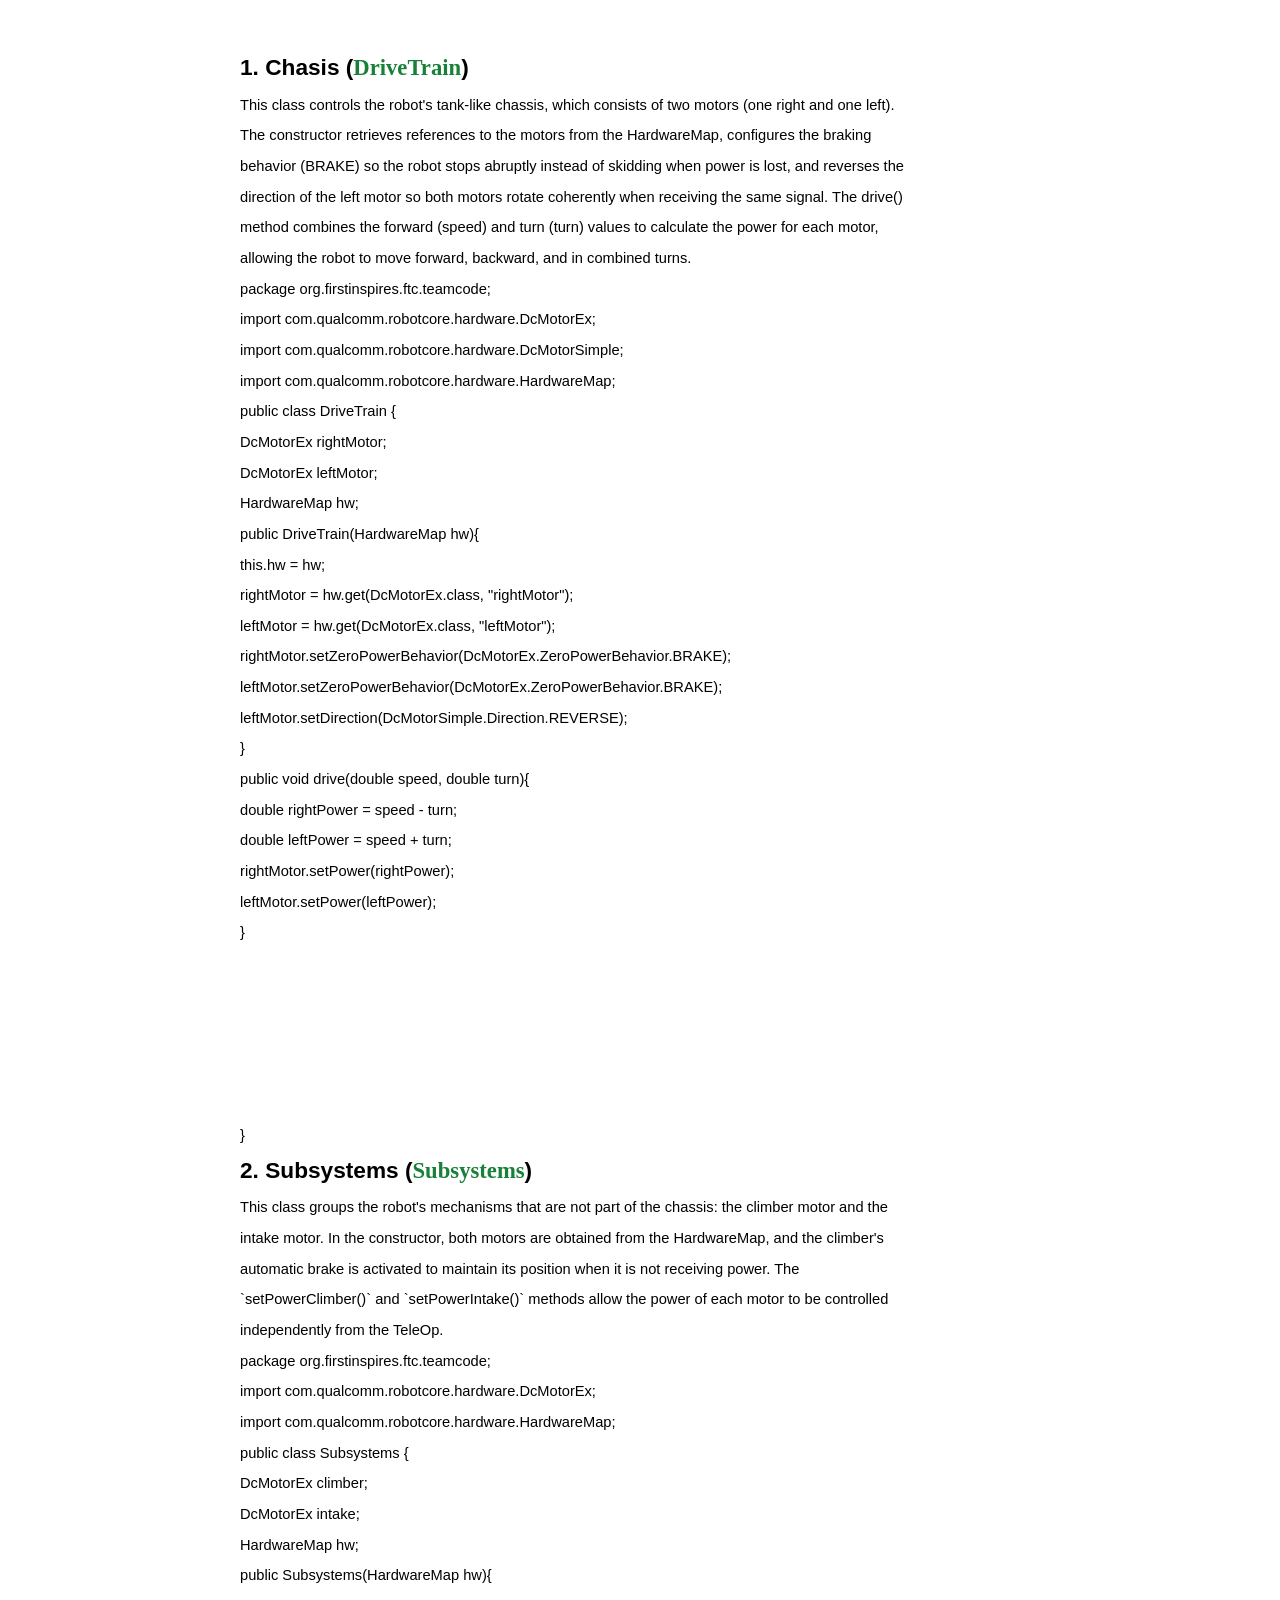
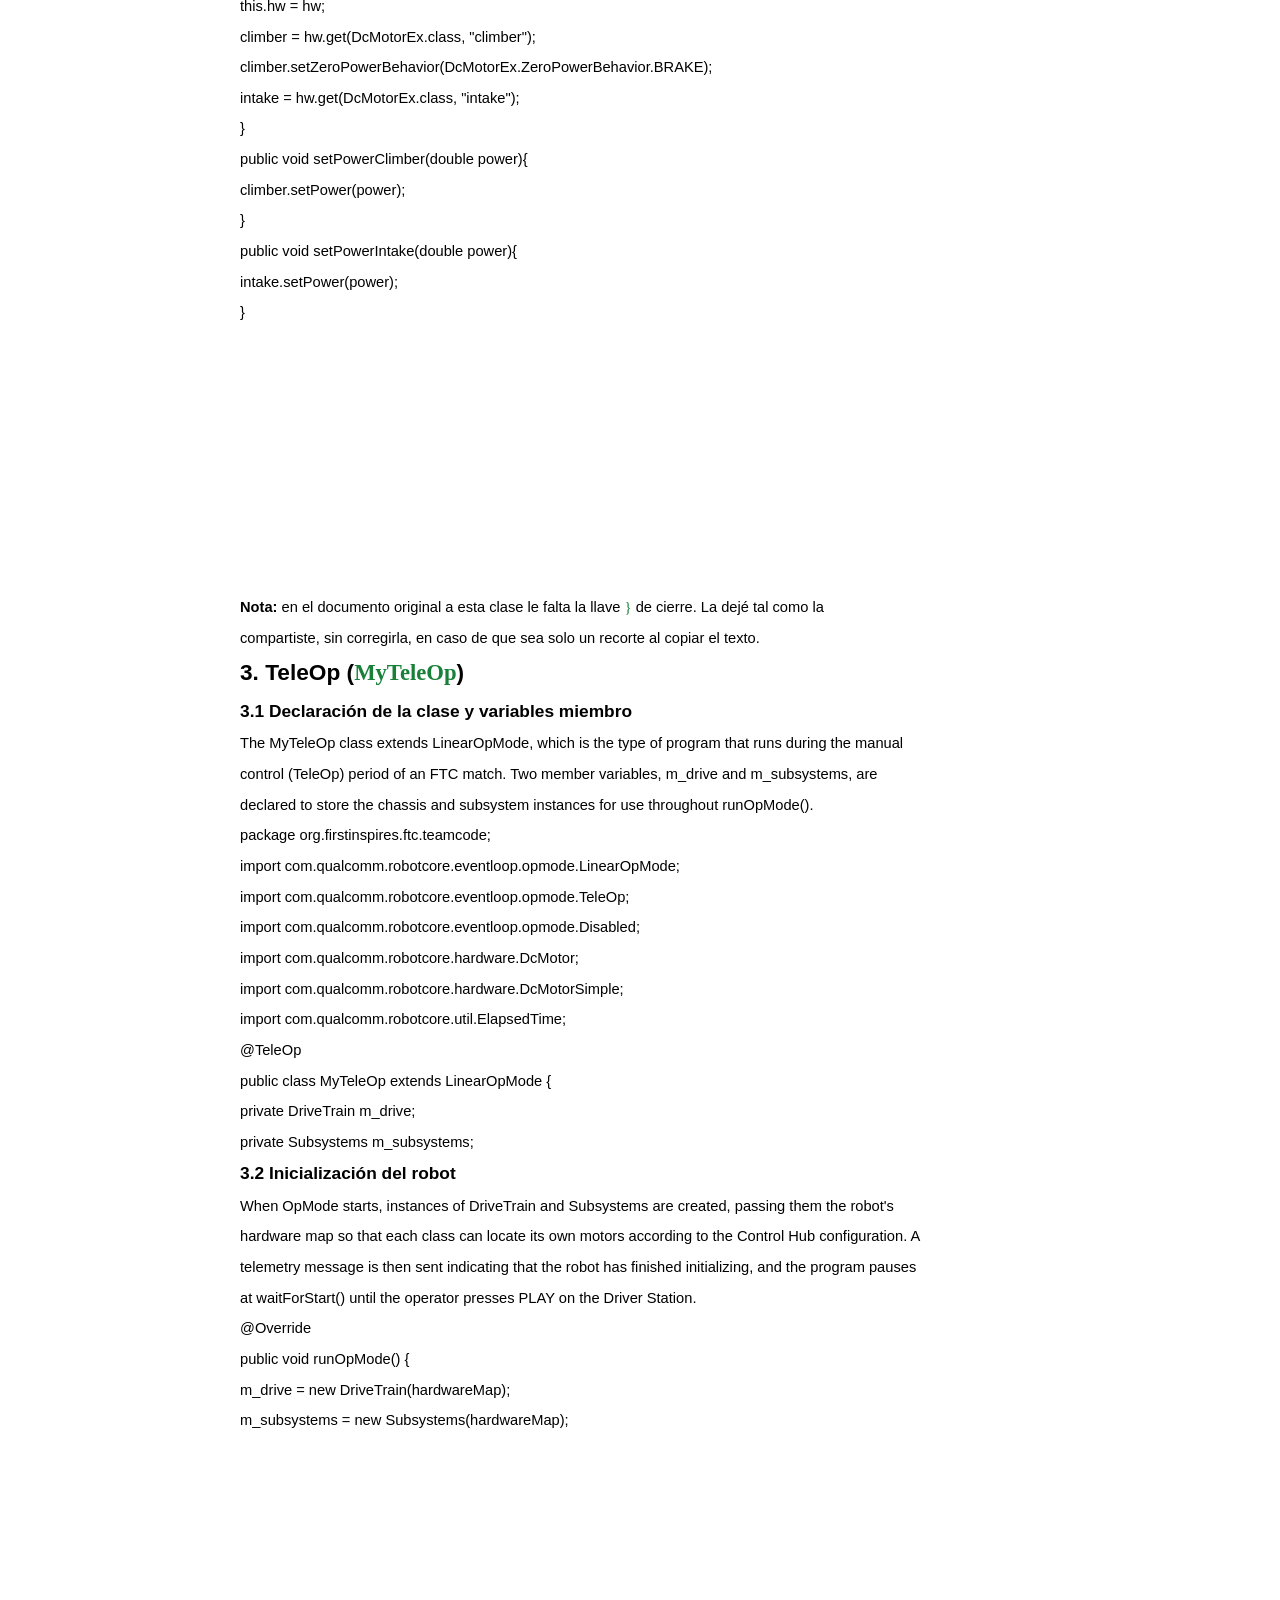
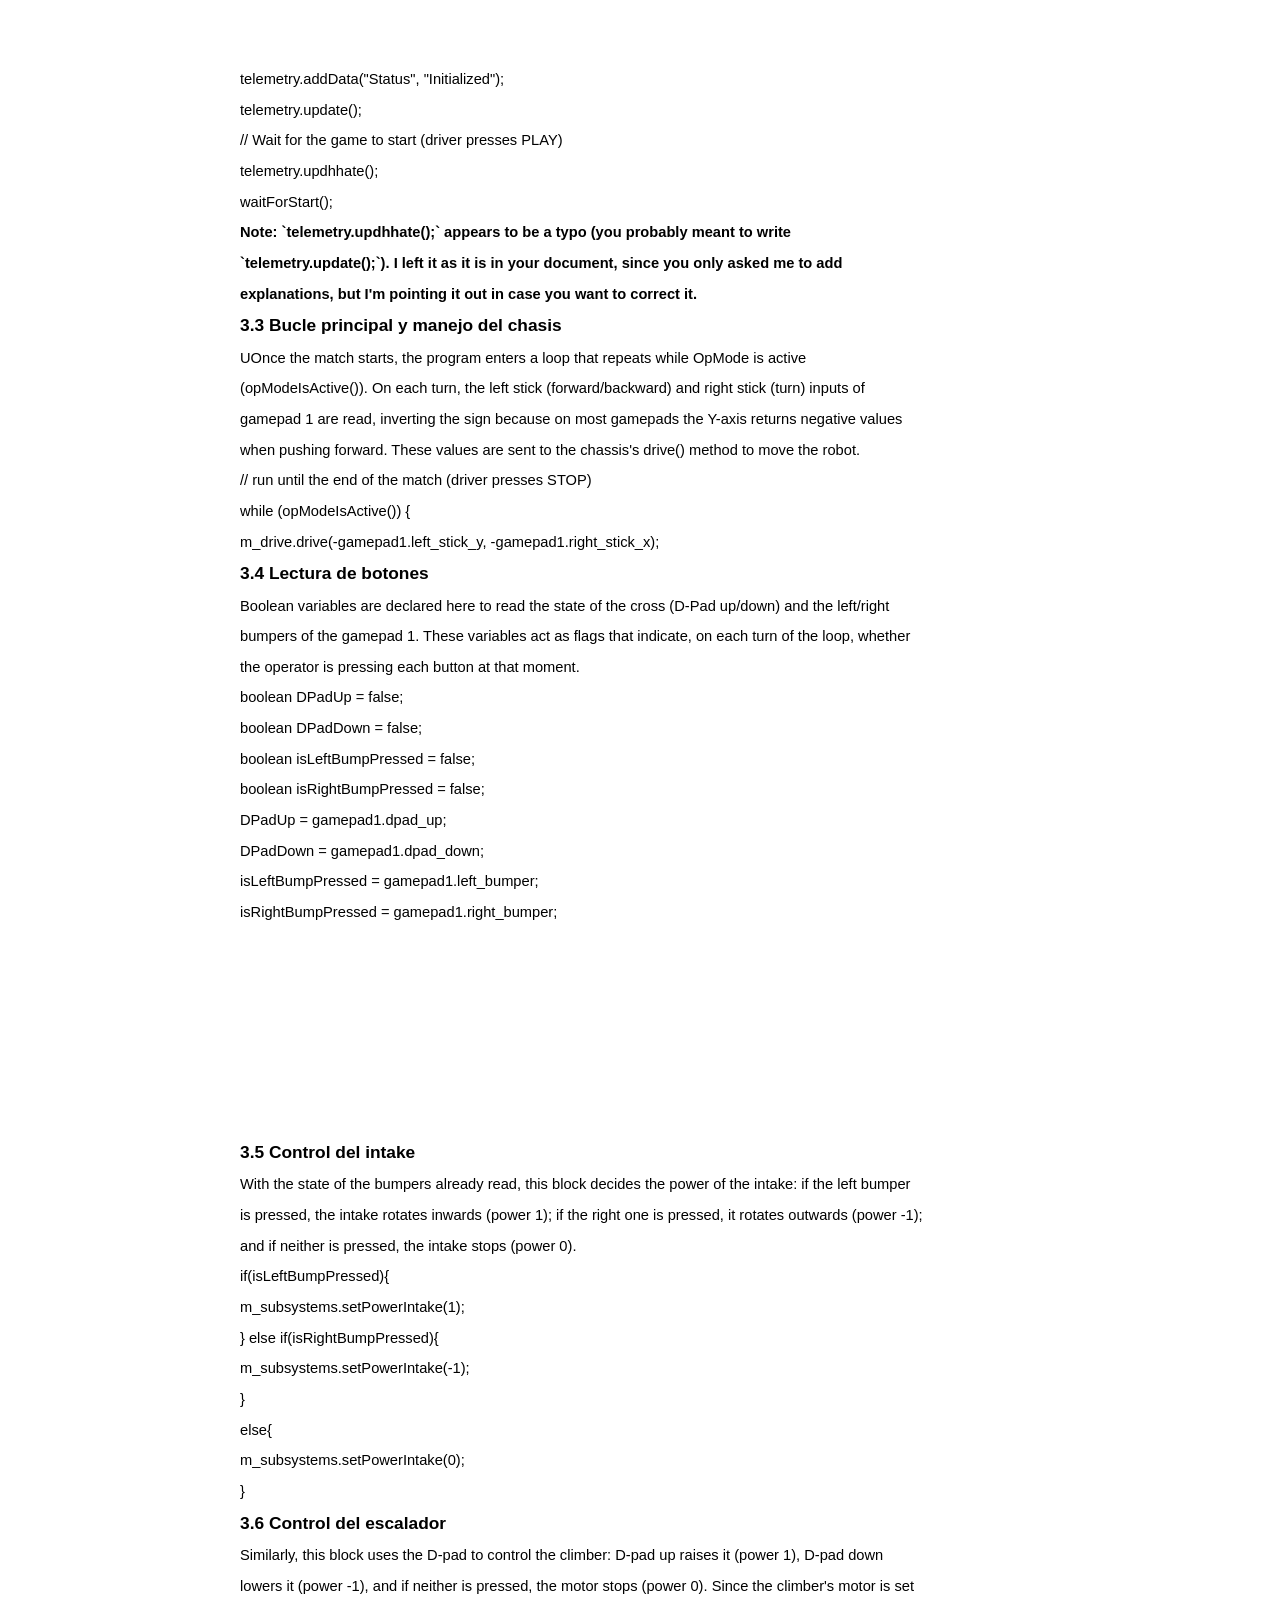
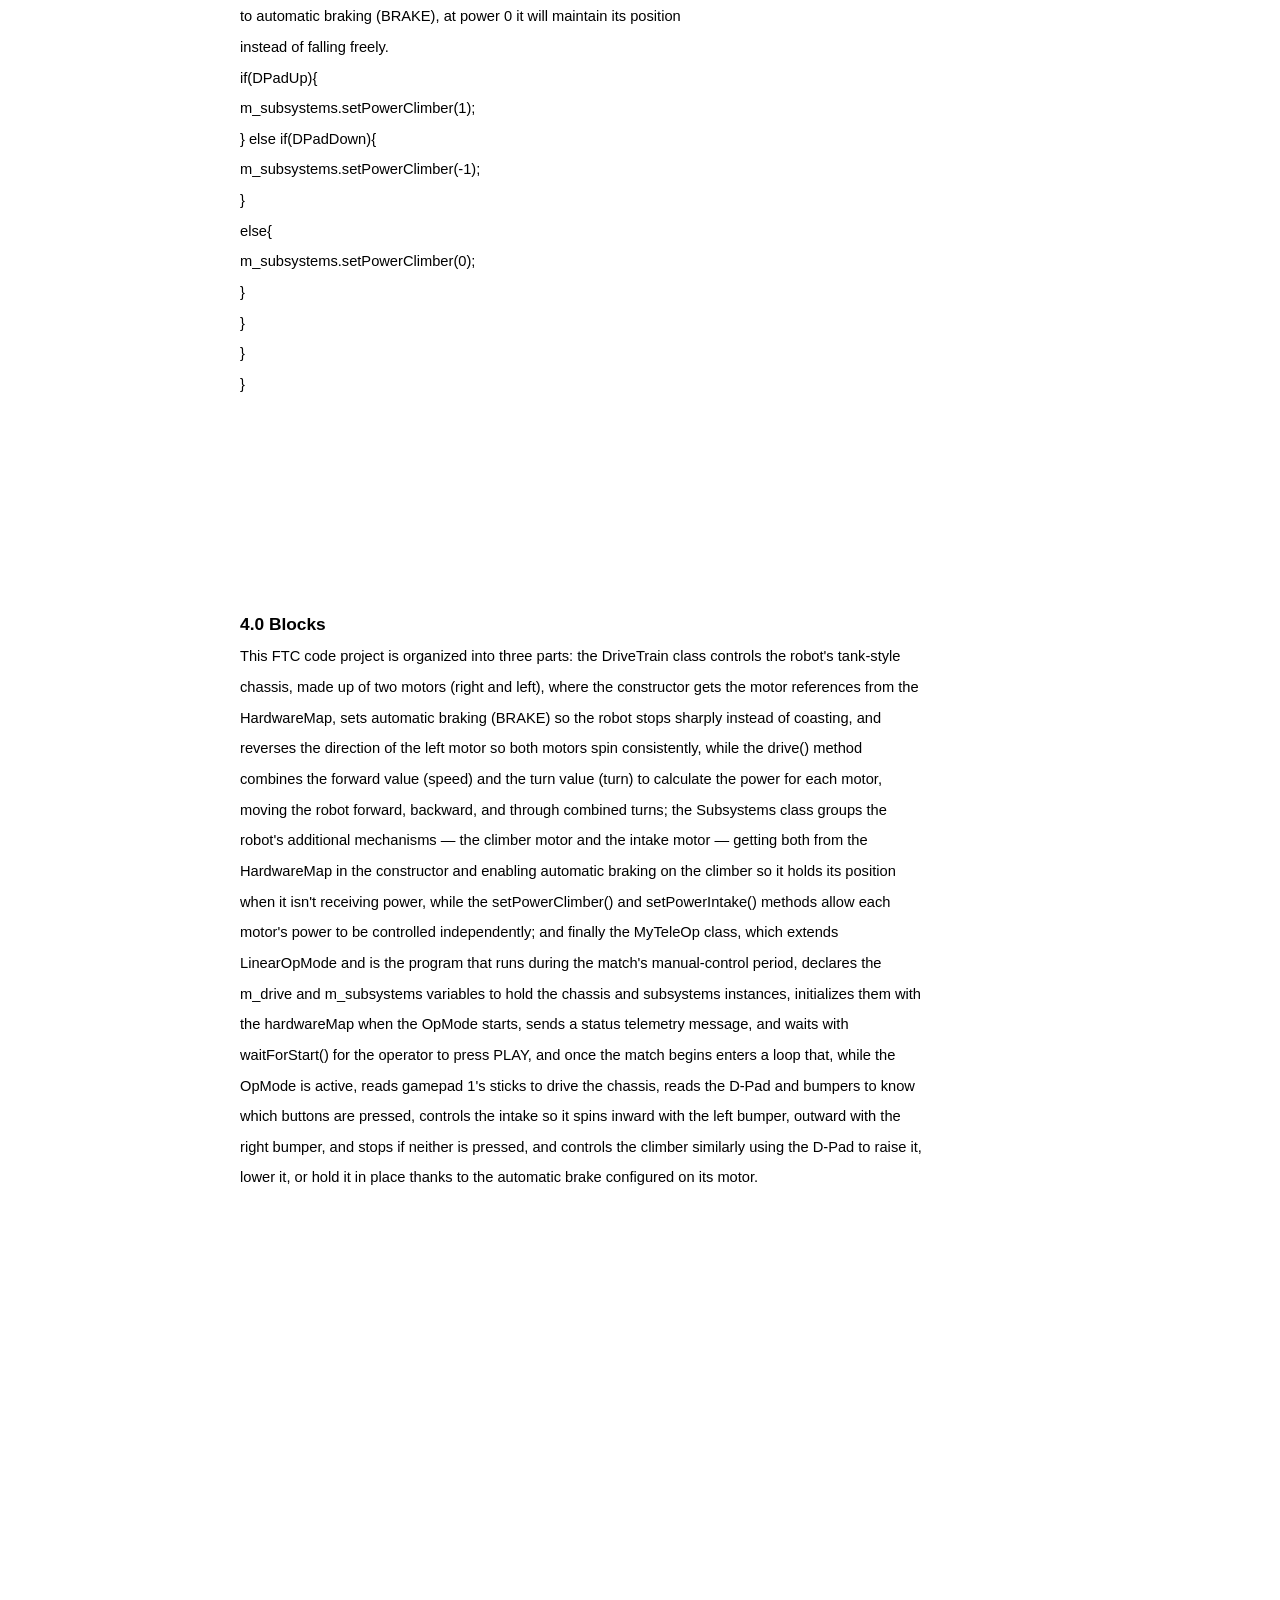
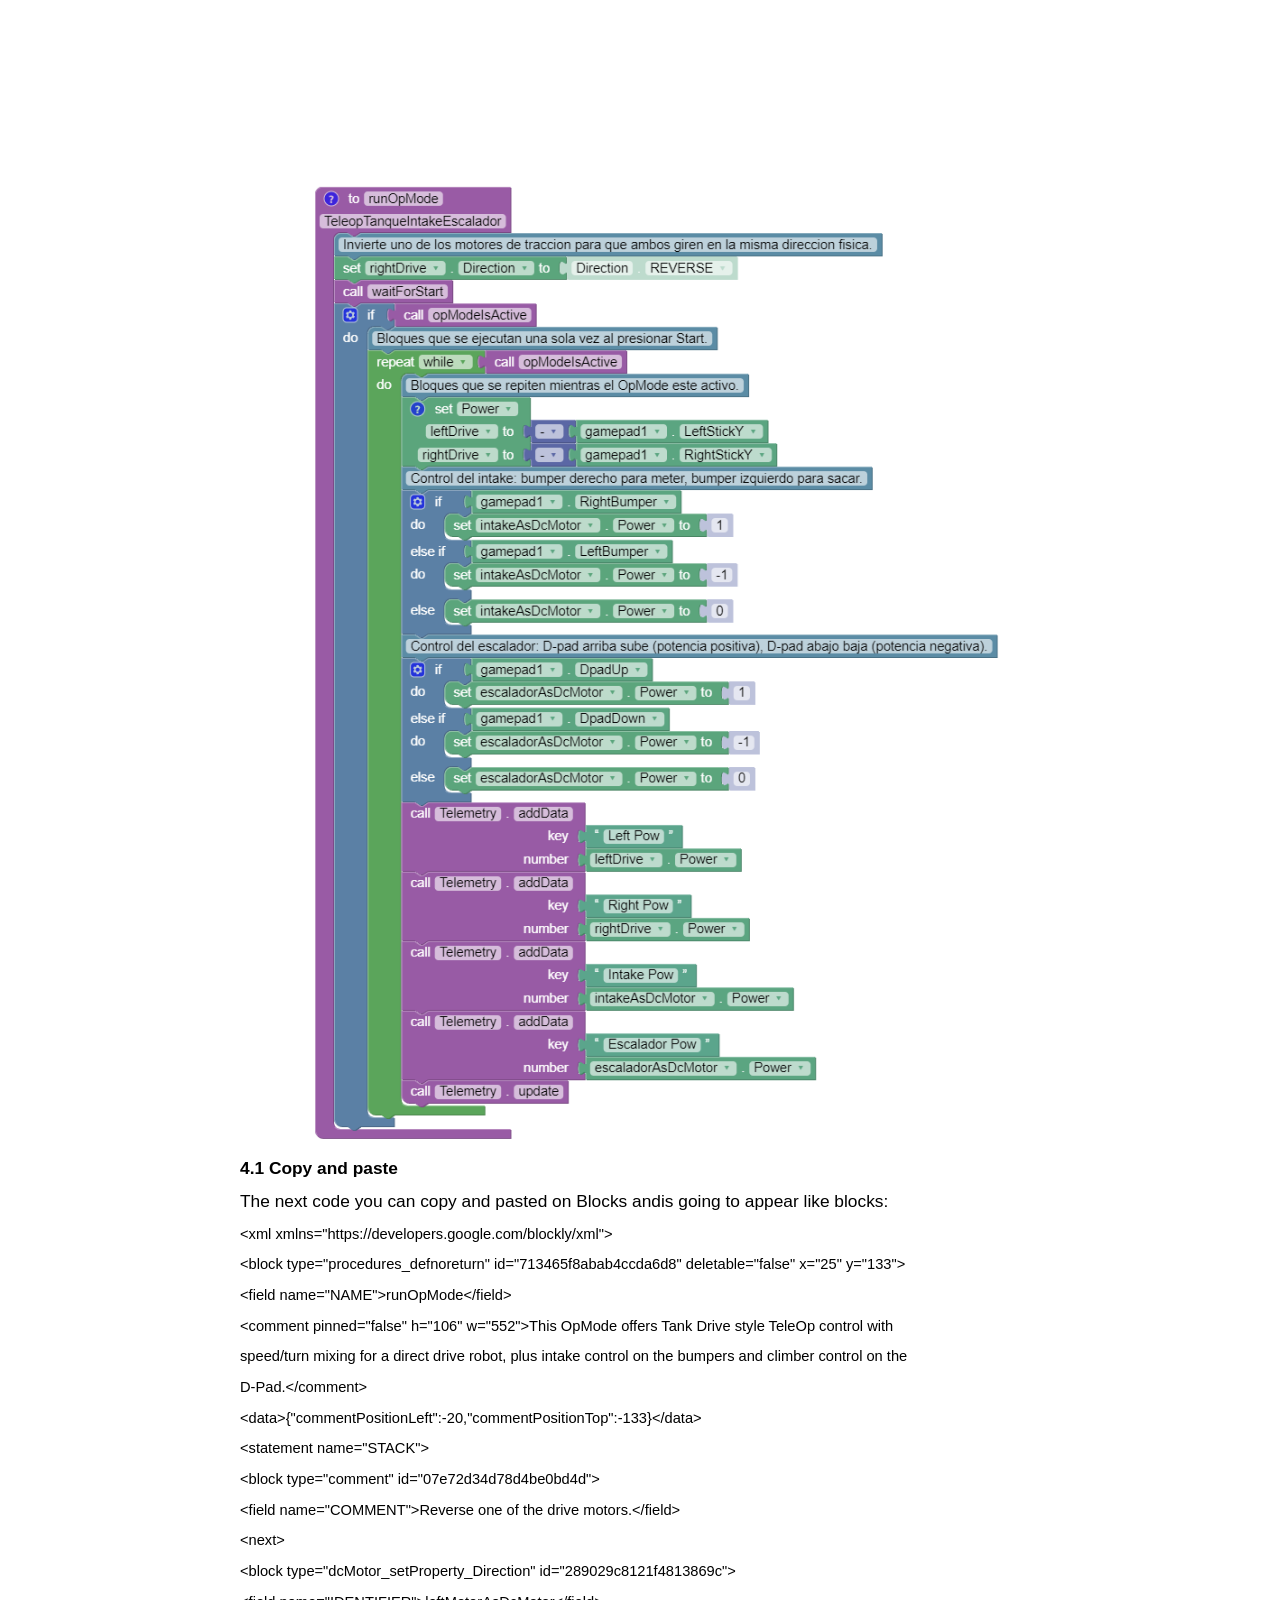
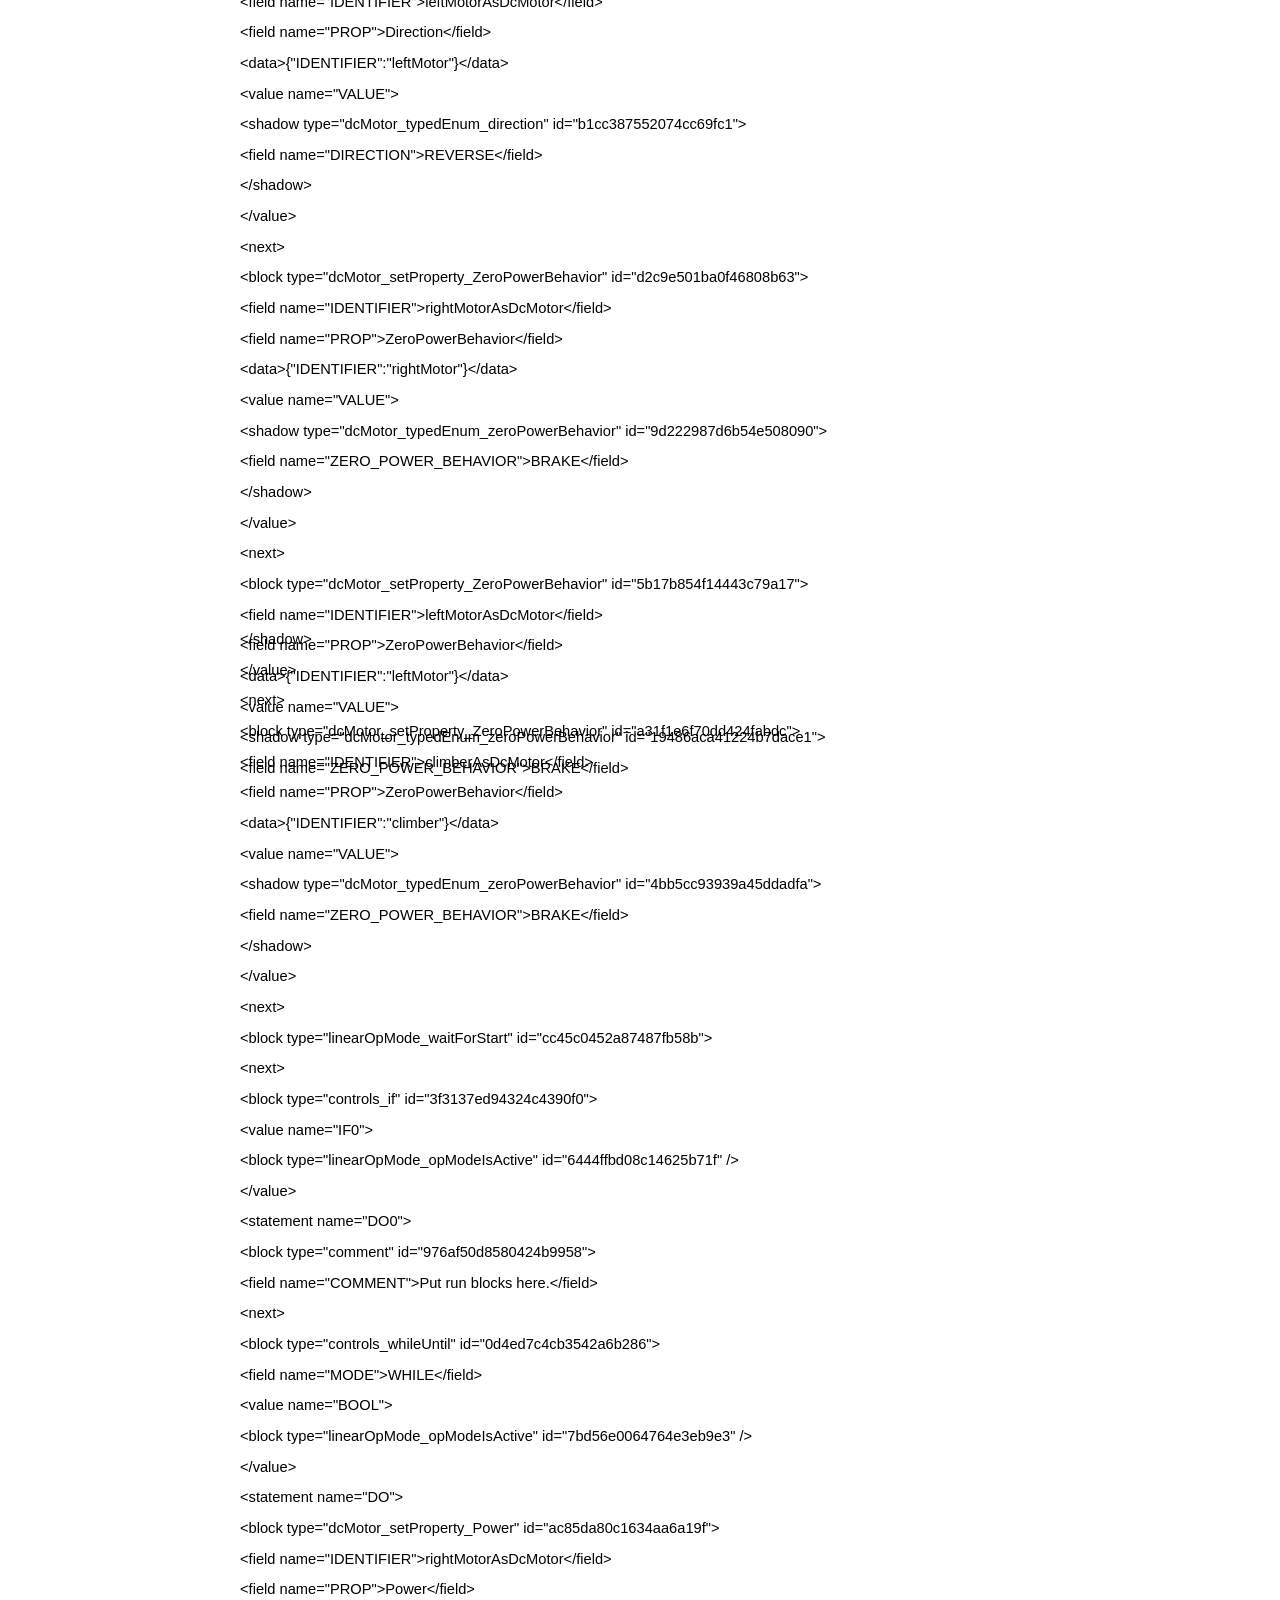
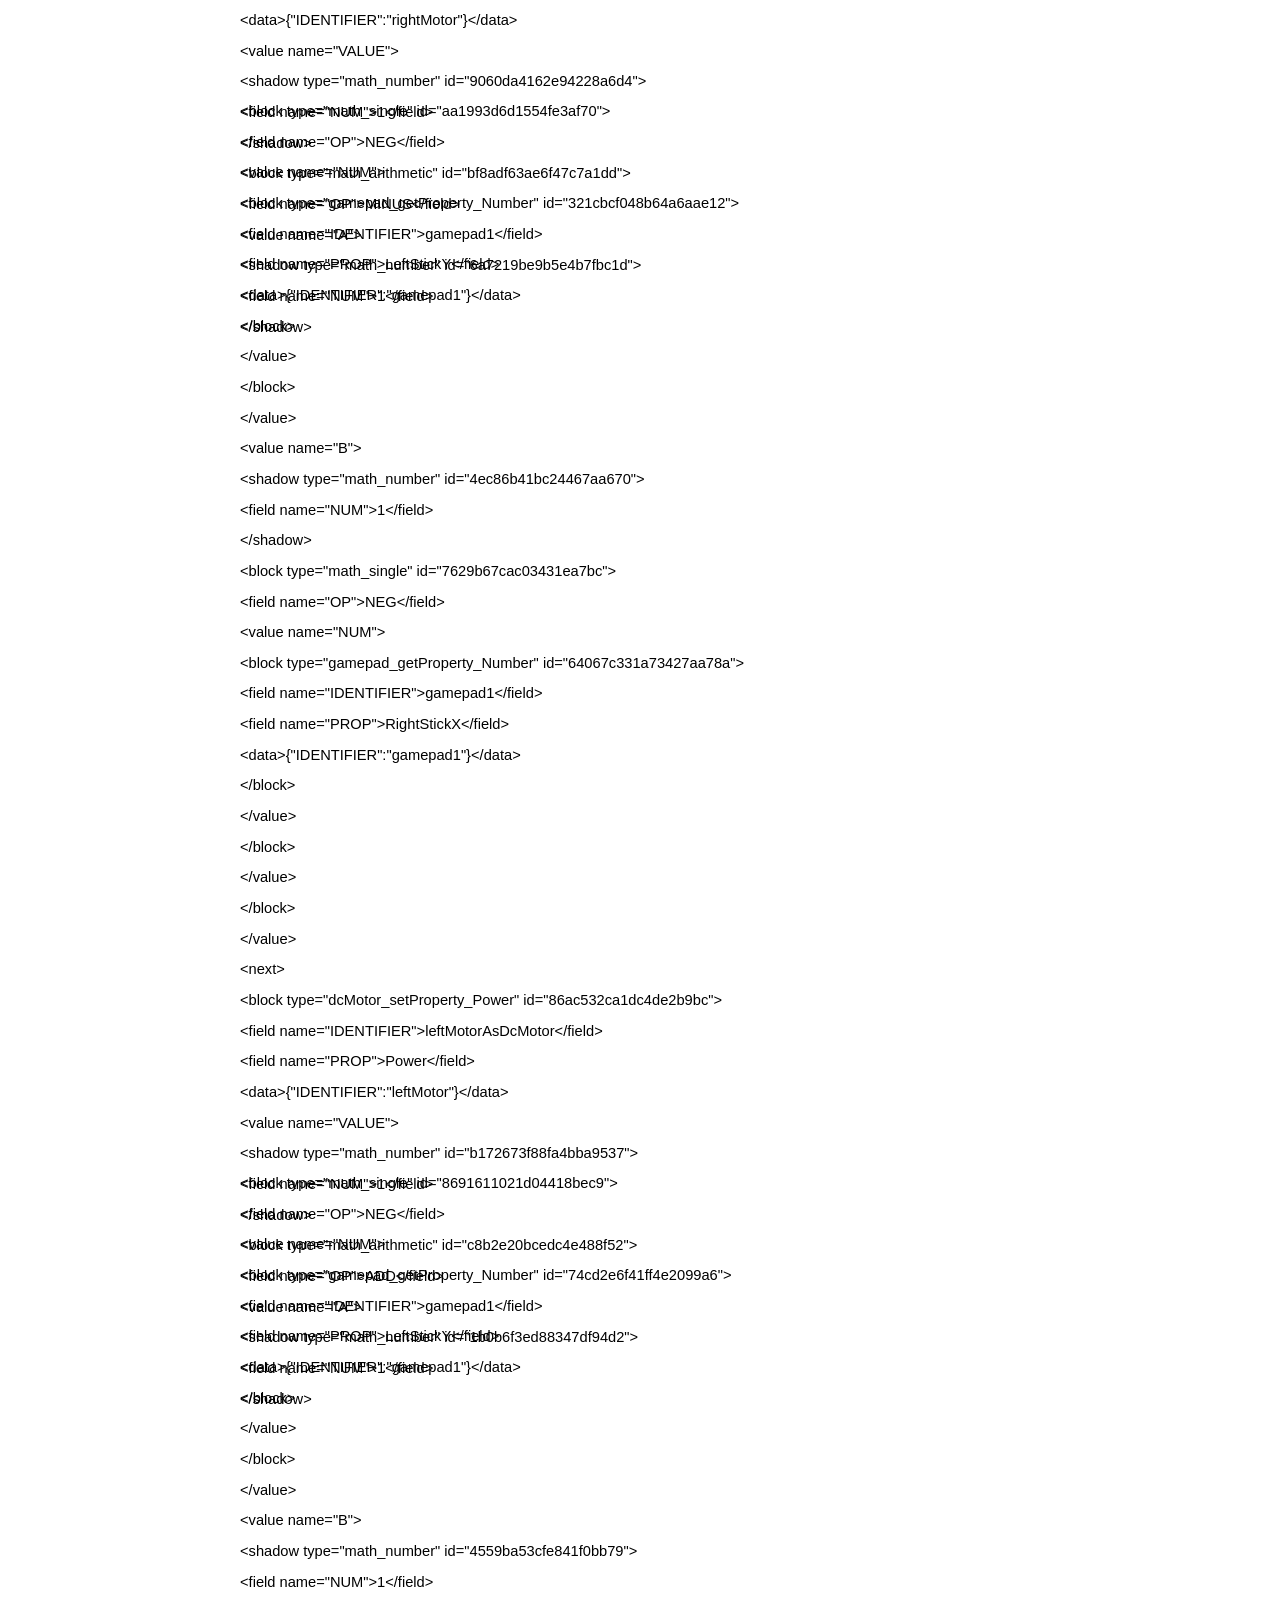
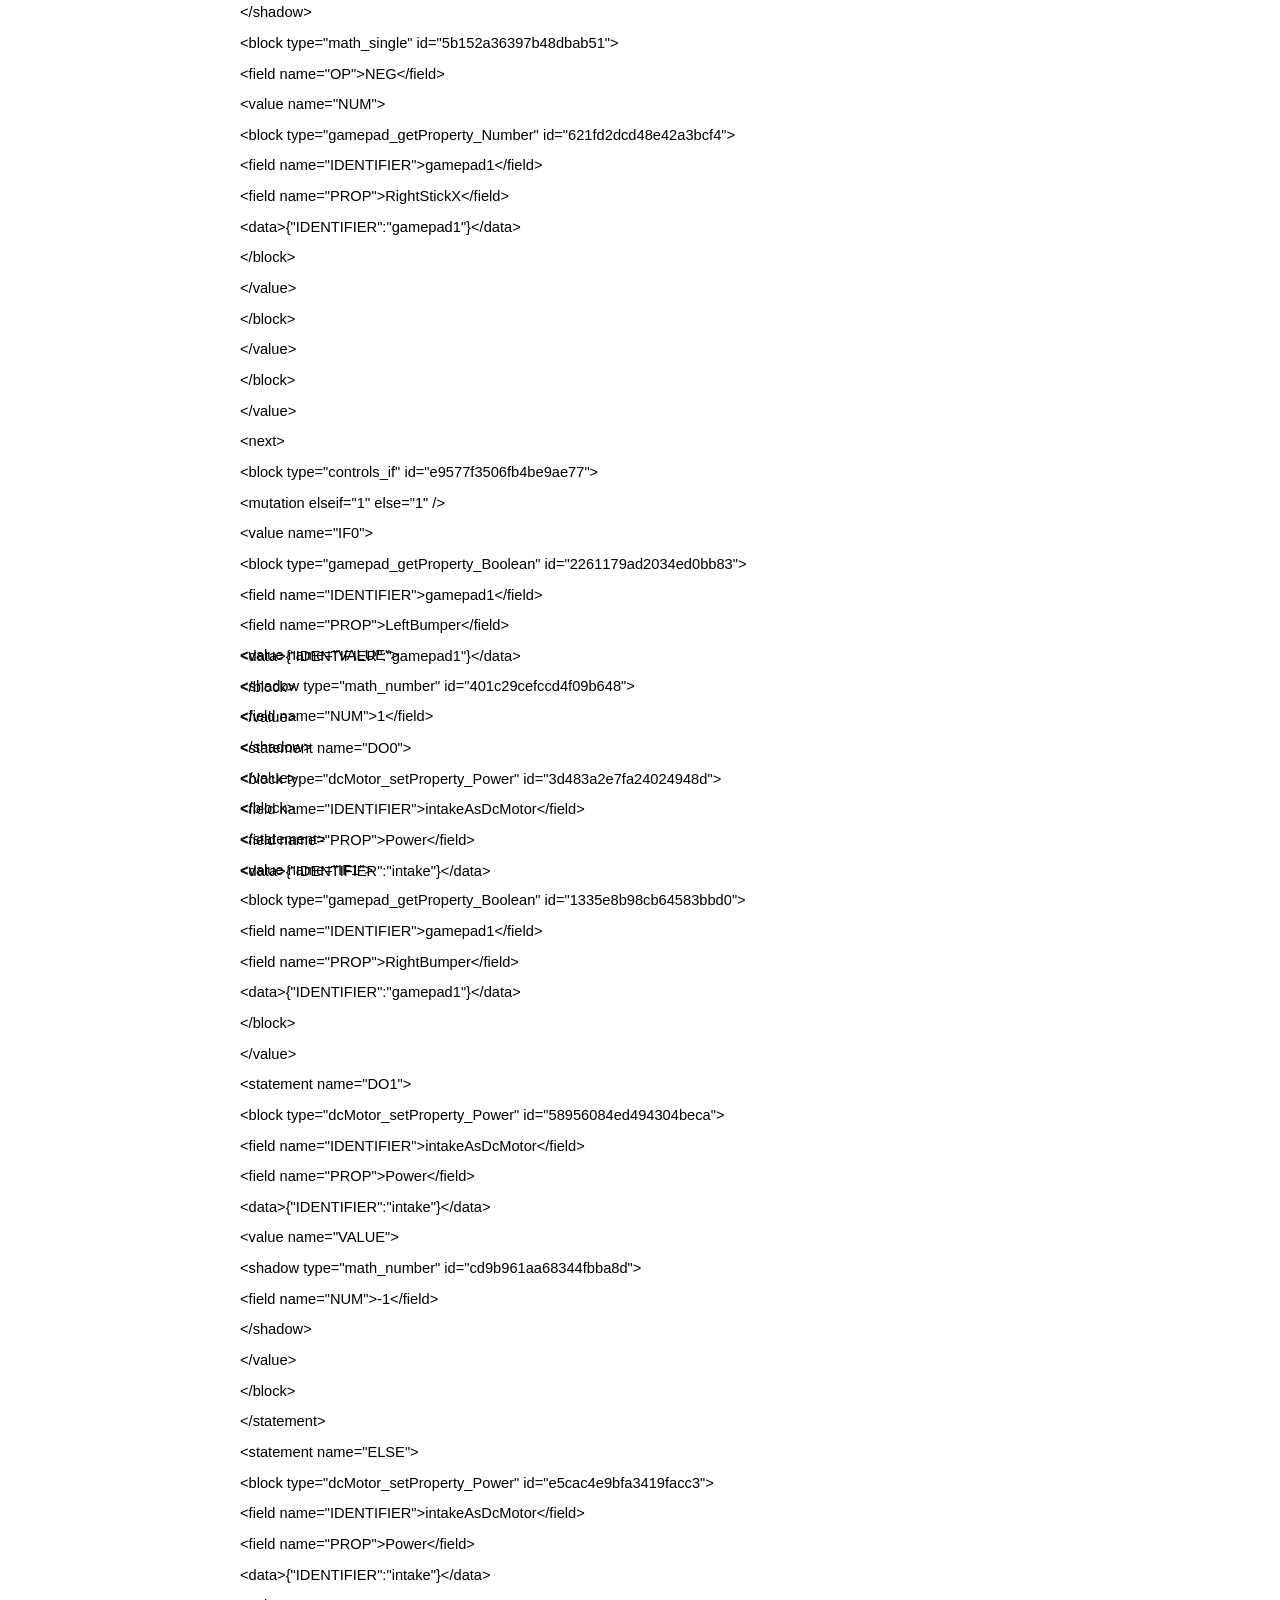
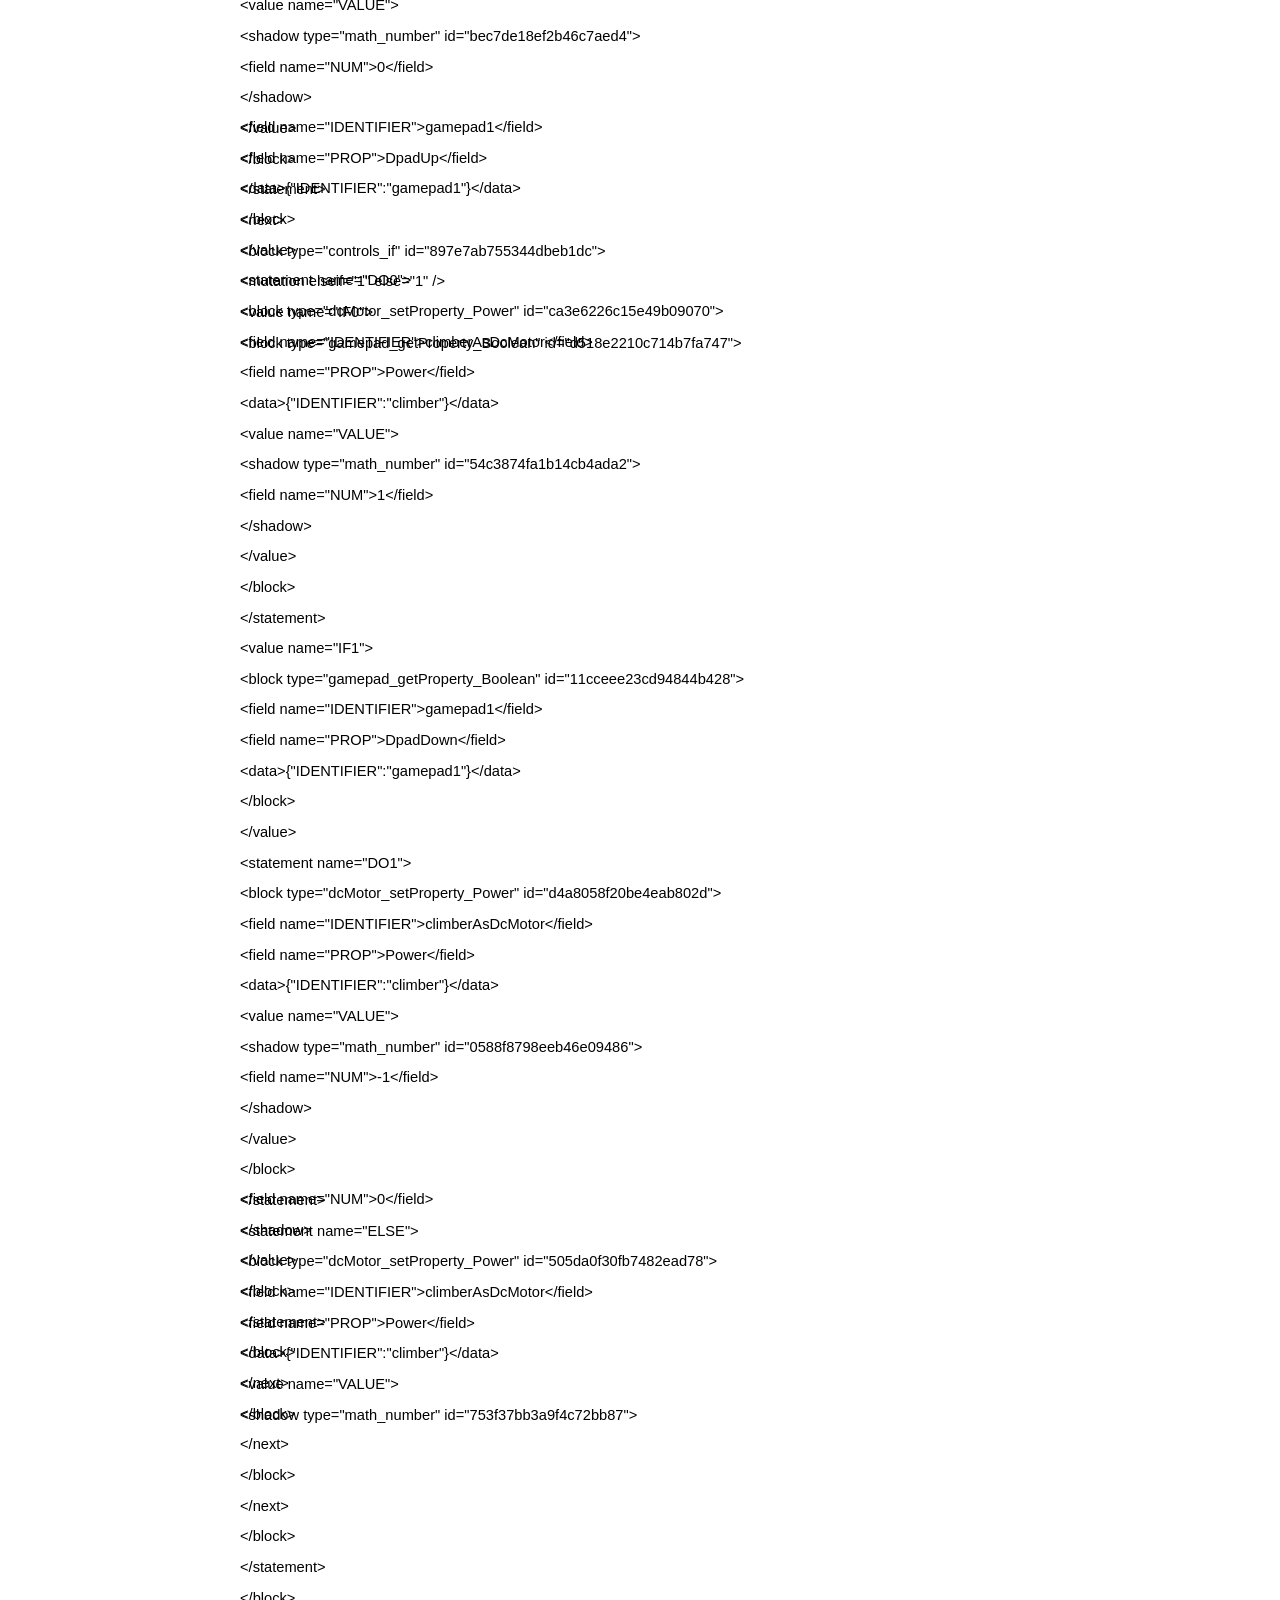
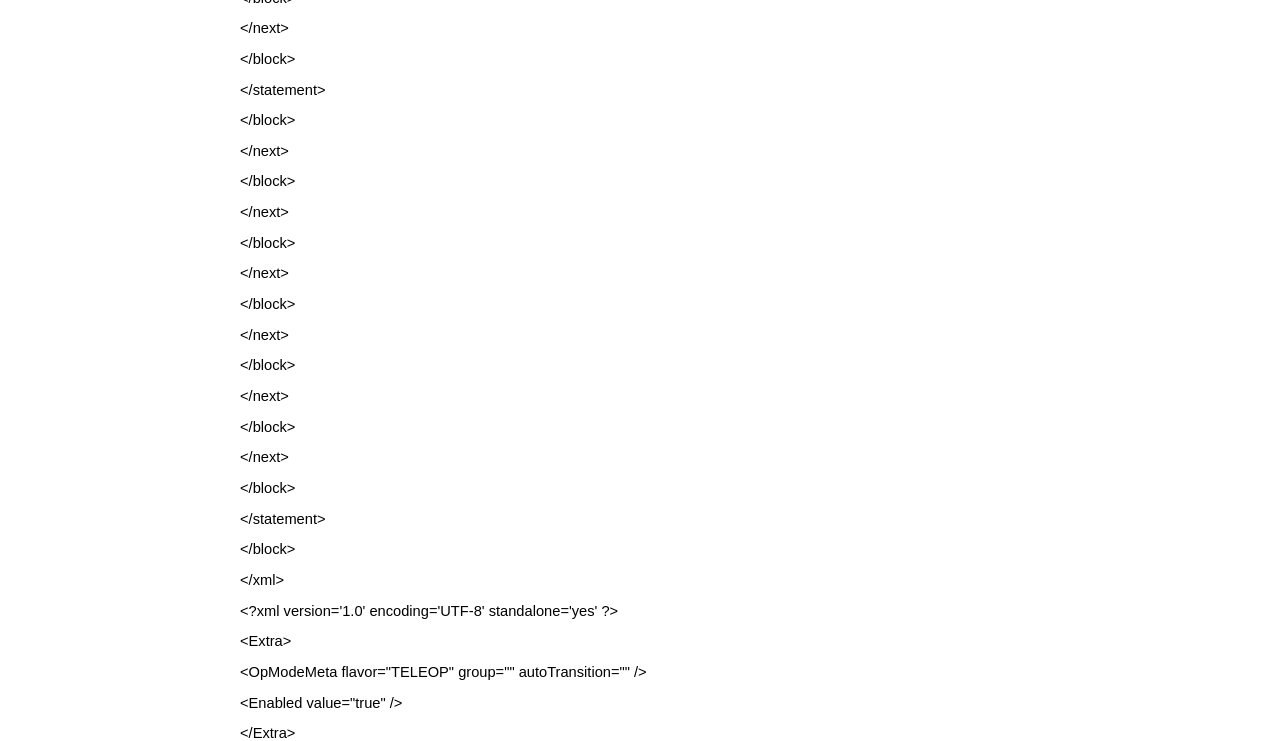
<file: files/code-explanation.html>
<!DOCTYPE html><html lang="en"><head><meta charset="UTF-8"><title>Code Explanation</title><style>body{font-family:Arial,sans-serif;max-width:800px;margin:0 auto;padding:40px 20px;line-height:1.6;color:#1a1a1a}img{max-width:100%}</style></head><body><div id="page0" style="width:612.0pt;height:792.0pt">
<p style="top:76.5pt;left:54.4pt;line-height:17.0pt"><b><span style="font-family:Arial,sans-serif;font-size:17.0pt;color:#000000">1. Chasis (</span></b><b><span style="font-family:RobotoMono,serif;font-size:17.0pt;color:#188038">DriveTrain</span></b><b><span style="font-family:Arial,sans-serif;font-size:17.0pt;color:#000000">) </span></b></p>
<p style="top:99.6pt;left:54.4pt;line-height:11.0pt"><span style="font-family:Arial,sans-serif;font-size:11.0pt;color:#000000">This class controls the robot&apos;s tank-like chassis, which consists of two motors (one right and one left). </span></p>
<p style="top:114.1pt;left:54.4pt;line-height:11.0pt"><span style="font-family:Arial,sans-serif;font-size:11.0pt;color:#000000">The constructor retrieves references to the motors from the HardwareMap, configures the braking </span></p>
<p style="top:128.7pt;left:54.4pt;line-height:11.0pt"><span style="font-family:Arial,sans-serif;font-size:11.0pt;color:#000000">behavior (BRAKE) so the robot stops abruptly instead of skidding when power is lost, and reverses the </span></p>
<p style="top:143.2pt;left:54.4pt;line-height:11.0pt"><span style="font-family:Arial,sans-serif;font-size:11.0pt;color:#000000">direction of the left motor so both motors rotate coherently when receiving the same signal. The drive() </span></p>
<p style="top:157.8pt;left:54.4pt;line-height:11.0pt"><span style="font-family:Arial,sans-serif;font-size:11.0pt;color:#000000">method combines the forward (speed) and turn (turn) values &#x200b;to calculate the power for each motor, </span></p>
<p style="top:172.3pt;left:54.4pt;line-height:11.0pt"><span style="font-family:Arial,sans-serif;font-size:11.0pt;color:#000000">allowing the robot to move forward, backward, and in combined turns. </span></p>
<p style="top:186.9pt;left:54.4pt;line-height:11.0pt"><span style="font-family:Arial,sans-serif;font-size:11.0pt;color:#000000"> </span></p>
<p style="top:201.4pt;left:54.4pt;line-height:11.0pt"><span style="font-family:Arial,sans-serif;font-size:11.0pt;color:#000000">package org.firstinspires.ftc.teamcode; </span></p>
<p style="top:216.0pt;left:54.4pt;line-height:11.0pt"><span style="font-family:Arial,sans-serif;font-size:11.0pt;color:#000000"> </span></p>
<p style="top:230.5pt;left:54.4pt;line-height:11.0pt"><span style="font-family:Arial,sans-serif;font-size:11.0pt;color:#000000">import com.qualcomm.robotcore.hardware.DcMotorEx; </span></p>
<p style="top:245.0pt;left:54.4pt;line-height:11.0pt"><span style="font-family:Arial,sans-serif;font-size:11.0pt;color:#000000">import com.qualcomm.robotcore.hardware.DcMotorSimple; </span></p>
<p style="top:259.6pt;left:54.4pt;line-height:11.0pt"><span style="font-family:Arial,sans-serif;font-size:11.0pt;color:#000000">import com.qualcomm.robotcore.hardware.HardwareMap; </span></p>
<p style="top:274.1pt;left:54.4pt;line-height:11.0pt"><span style="font-family:Arial,sans-serif;font-size:11.0pt;color:#000000"> </span></p>
<p style="top:288.7pt;left:54.4pt;line-height:11.0pt"><span style="font-family:Arial,sans-serif;font-size:11.0pt;color:#000000"> </span></p>
<p style="top:303.2pt;left:54.4pt;line-height:11.0pt"><span style="font-family:Arial,sans-serif;font-size:11.0pt;color:#000000">public class DriveTrain { </span></p>
<p style="top:317.8pt;left:54.4pt;line-height:11.0pt"><span style="font-family:Arial,sans-serif;font-size:11.0pt;color:#000000">     </span></p>
<p style="top:332.3pt;left:54.4pt;line-height:11.0pt"><span style="font-family:Arial,sans-serif;font-size:11.0pt;color:#000000">    DcMotorEx rightMotor; </span></p>
<p style="top:346.9pt;left:54.4pt;line-height:11.0pt"><span style="font-family:Arial,sans-serif;font-size:11.0pt;color:#000000">    DcMotorEx leftMotor; </span></p>
<p style="top:361.4pt;left:54.4pt;line-height:11.0pt"><span style="font-family:Arial,sans-serif;font-size:11.0pt;color:#000000">     </span></p>
<p style="top:376.0pt;left:54.4pt;line-height:11.0pt"><span style="font-family:Arial,sans-serif;font-size:11.0pt;color:#000000">    HardwareMap hw; </span></p>
<p style="top:390.5pt;left:54.4pt;line-height:11.0pt"><span style="font-family:Arial,sans-serif;font-size:11.0pt;color:#000000">     </span></p>
<p style="top:405.1pt;left:54.4pt;line-height:11.0pt"><span style="font-family:Arial,sans-serif;font-size:11.0pt;color:#000000">    public DriveTrain(HardwareMap hw){ </span></p>
<p style="top:419.6pt;left:54.4pt;line-height:11.0pt"><span style="font-family:Arial,sans-serif;font-size:11.0pt;color:#000000">         </span></p>
<p style="top:434.1pt;left:54.4pt;line-height:11.0pt"><span style="font-family:Arial,sans-serif;font-size:11.0pt;color:#000000">        this.hw = hw; </span></p>
<p style="top:448.7pt;left:54.4pt;line-height:11.0pt"><span style="font-family:Arial,sans-serif;font-size:11.0pt;color:#000000">        rightMotor = hw.get(DcMotorEx.class, &quot;rightMotor&quot;); </span></p>
<p style="top:463.2pt;left:54.4pt;line-height:11.0pt"><span style="font-family:Arial,sans-serif;font-size:11.0pt;color:#000000">        leftMotor = hw.get(DcMotorEx.class, &quot;leftMotor&quot;); </span></p>
<p style="top:477.8pt;left:54.4pt;line-height:11.0pt"><span style="font-family:Arial,sans-serif;font-size:11.0pt;color:#000000">         </span></p>
<p style="top:492.3pt;left:54.4pt;line-height:11.0pt"><span style="font-family:Arial,sans-serif;font-size:11.0pt;color:#000000">        rightMotor.setZeroPowerBehavior(DcMotorEx.ZeroPowerBehavior.BRAKE); </span></p>
<p style="top:506.9pt;left:54.4pt;line-height:11.0pt"><span style="font-family:Arial,sans-serif;font-size:11.0pt;color:#000000">        leftMotor.setZeroPowerBehavior(DcMotorEx.ZeroPowerBehavior.BRAKE); </span></p>
<p style="top:521.4pt;left:54.4pt;line-height:11.0pt"><span style="font-family:Arial,sans-serif;font-size:11.0pt;color:#000000">         </span></p>
<p style="top:536.0pt;left:54.4pt;line-height:11.0pt"><span style="font-family:Arial,sans-serif;font-size:11.0pt;color:#000000">        leftMotor.setDirection(DcMotorSimple.Direction.REVERSE); </span></p>
<p style="top:550.5pt;left:54.4pt;line-height:11.0pt"><span style="font-family:Arial,sans-serif;font-size:11.0pt;color:#000000">    } </span></p>
<p style="top:565.1pt;left:54.4pt;line-height:11.0pt"><span style="font-family:Arial,sans-serif;font-size:11.0pt;color:#000000">     </span></p>
<p style="top:579.6pt;left:54.4pt;line-height:11.0pt"><span style="font-family:Arial,sans-serif;font-size:11.0pt;color:#000000">    public void drive(double speed, double turn){ </span></p>
<p style="top:594.2pt;left:54.4pt;line-height:11.0pt"><span style="font-family:Arial,sans-serif;font-size:11.0pt;color:#000000">        double rightPower = speed  - turn; </span></p>
<p style="top:608.7pt;left:54.4pt;line-height:11.0pt"><span style="font-family:Arial,sans-serif;font-size:11.0pt;color:#000000">        double leftPower = speed + turn; </span></p>
<p style="top:623.3pt;left:54.4pt;line-height:11.0pt"><span style="font-family:Arial,sans-serif;font-size:11.0pt;color:#000000">         </span></p>
<p style="top:637.8pt;left:54.4pt;line-height:11.0pt"><span style="font-family:Arial,sans-serif;font-size:11.0pt;color:#000000">        rightMotor.setPower(rightPower); </span></p>
<p style="top:652.3pt;left:54.4pt;line-height:11.0pt"><span style="font-family:Arial,sans-serif;font-size:11.0pt;color:#000000">        leftMotor.setPower(leftPower); </span></p>
<p style="top:666.9pt;left:54.4pt;line-height:11.0pt"><span style="font-family:Arial,sans-serif;font-size:11.0pt;color:#000000">         </span></p>
<p style="top:681.4pt;left:54.4pt;line-height:11.0pt"><span style="font-family:Arial,sans-serif;font-size:11.0pt;color:#000000">         </span></p>
<p style="top:696.0pt;left:54.4pt;line-height:11.0pt"><span style="font-family:Arial,sans-serif;font-size:11.0pt;color:#000000">    } </span></p>
</div>

<div id="page0" style="width:612.0pt;height:792.0pt">
<p style="top:73.8pt;left:54.4pt;line-height:11.0pt"><span style="font-family:Arial,sans-serif;font-size:11.0pt;color:#000000">     </span></p>
<p style="top:88.3pt;left:54.4pt;line-height:11.0pt"><span style="font-family:Arial,sans-serif;font-size:11.0pt;color:#000000">} </span></p>
<p style="top:102.9pt;left:54.4pt;line-height:11.0pt"><span style="font-family:Arial,sans-serif;font-size:11.0pt;color:#000000"> </span></p>
<p style="top:138.1pt;left:54.4pt;line-height:17.0pt"><b><span style="font-family:Arial,sans-serif;font-size:17.0pt;color:#000000">2. Subsystems (</span></b><b><span style="font-family:RobotoMono,serif;font-size:17.0pt;color:#188038">Subsystems</span></b><b><span style="font-family:Arial,sans-serif;font-size:17.0pt;color:#000000">) </span></b></p>
<p style="top:165.2pt;left:54.4pt;line-height:11.0pt"><span style="font-family:Arial,sans-serif;font-size:11.0pt;color:#000000">This class groups the robot&apos;s mechanisms that are not part of the chassis: the climber motor and the </span></p>
<p style="top:179.8pt;left:54.4pt;line-height:11.0pt"><span style="font-family:Arial,sans-serif;font-size:11.0pt;color:#000000">intake motor. In the constructor, both motors are obtained from the HardwareMap, and the climber&apos;s </span></p>
<p style="top:194.3pt;left:54.4pt;line-height:11.0pt"><span style="font-family:Arial,sans-serif;font-size:11.0pt;color:#000000">automatic brake is activated to maintain its position when it is not receiving power. The </span></p>
<p style="top:208.9pt;left:54.4pt;line-height:11.0pt"><span style="font-family:Arial,sans-serif;font-size:11.0pt;color:#000000">`setPowerClimber()` and `setPowerIntake()` methods allow the power of each motor to be controlled </span></p>
<p style="top:223.4pt;left:54.4pt;line-height:11.0pt"><span style="font-family:Arial,sans-serif;font-size:11.0pt;color:#000000">independently from the TeleOp. </span></p>
<p style="top:238.0pt;left:54.4pt;line-height:11.0pt"><span style="font-family:Arial,sans-serif;font-size:11.0pt;color:#000000"> </span></p>
<p style="top:252.5pt;left:54.4pt;line-height:11.0pt"><span style="font-family:Arial,sans-serif;font-size:11.0pt;color:#000000">package org.firstinspires.ftc.teamcode; </span></p>
<p style="top:267.0pt;left:54.4pt;line-height:11.0pt"><span style="font-family:Arial,sans-serif;font-size:11.0pt;color:#000000"> </span></p>
<p style="top:281.6pt;left:54.4pt;line-height:11.0pt"><span style="font-family:Arial,sans-serif;font-size:11.0pt;color:#000000">import com.qualcomm.robotcore.hardware.DcMotorEx; </span></p>
<p style="top:296.1pt;left:54.4pt;line-height:11.0pt"><span style="font-family:Arial,sans-serif;font-size:11.0pt;color:#000000">import com.qualcomm.robotcore.hardware.HardwareMap; </span></p>
<p style="top:310.7pt;left:54.4pt;line-height:11.0pt"><span style="font-family:Arial,sans-serif;font-size:11.0pt;color:#000000"> </span></p>
<p style="top:325.2pt;left:54.4pt;line-height:11.0pt"><span style="font-family:Arial,sans-serif;font-size:11.0pt;color:#000000"> </span></p>
<p style="top:339.8pt;left:54.4pt;line-height:11.0pt"><span style="font-family:Arial,sans-serif;font-size:11.0pt;color:#000000">public class Subsystems { </span></p>
<p style="top:354.3pt;left:54.4pt;line-height:11.0pt"><span style="font-family:Arial,sans-serif;font-size:11.0pt;color:#000000">     </span></p>
<p style="top:368.9pt;left:54.4pt;line-height:11.0pt"><span style="font-family:Arial,sans-serif;font-size:11.0pt;color:#000000">    DcMotorEx climber; </span></p>
<p style="top:383.4pt;left:54.4pt;line-height:11.0pt"><span style="font-family:Arial,sans-serif;font-size:11.0pt;color:#000000">    DcMotorEx intake; </span></p>
<p style="top:398.0pt;left:54.4pt;line-height:11.0pt"><span style="font-family:Arial,sans-serif;font-size:11.0pt;color:#000000">     </span></p>
<p style="top:412.5pt;left:54.4pt;line-height:11.0pt"><span style="font-family:Arial,sans-serif;font-size:11.0pt;color:#000000">    HardwareMap hw; </span></p>
<p style="top:427.1pt;left:54.4pt;line-height:11.0pt"><span style="font-family:Arial,sans-serif;font-size:11.0pt;color:#000000">     </span></p>
<p style="top:441.6pt;left:54.4pt;line-height:11.0pt"><span style="font-family:Arial,sans-serif;font-size:11.0pt;color:#000000">    public Subsystems(HardwareMap hw){ </span></p>
<p style="top:456.1pt;left:54.4pt;line-height:11.0pt"><span style="font-family:Arial,sans-serif;font-size:11.0pt;color:#000000">         </span></p>
<p style="top:470.7pt;left:54.4pt;line-height:11.0pt"><span style="font-family:Arial,sans-serif;font-size:11.0pt;color:#000000">        this.hw = hw; </span></p>
<p style="top:485.2pt;left:54.4pt;line-height:11.0pt"><span style="font-family:Arial,sans-serif;font-size:11.0pt;color:#000000">        climber = hw.get(DcMotorEx.class, &quot;climber&quot;); </span></p>
<p style="top:499.8pt;left:54.4pt;line-height:11.0pt"><span style="font-family:Arial,sans-serif;font-size:11.0pt;color:#000000">        climber.setZeroPowerBehavior(DcMotorEx.ZeroPowerBehavior.BRAKE); </span></p>
<p style="top:514.3pt;left:54.4pt;line-height:11.0pt"><span style="font-family:Arial,sans-serif;font-size:11.0pt;color:#000000">         </span></p>
<p style="top:528.9pt;left:54.4pt;line-height:11.0pt"><span style="font-family:Arial,sans-serif;font-size:11.0pt;color:#000000">        intake = hw.get(DcMotorEx.class, &quot;intake&quot;); </span></p>
<p style="top:543.4pt;left:54.4pt;line-height:11.0pt"><span style="font-family:Arial,sans-serif;font-size:11.0pt;color:#000000">    } </span></p>
<p style="top:558.0pt;left:54.4pt;line-height:11.0pt"><span style="font-family:Arial,sans-serif;font-size:11.0pt;color:#000000">     </span></p>
<p style="top:572.5pt;left:54.4pt;line-height:11.0pt"><span style="font-family:Arial,sans-serif;font-size:11.0pt;color:#000000">    public void setPowerClimber(double power){ </span></p>
<p style="top:587.1pt;left:54.4pt;line-height:11.0pt"><span style="font-family:Arial,sans-serif;font-size:11.0pt;color:#000000">        climber.setPower(power); </span></p>
<p style="top:601.6pt;left:54.4pt;line-height:11.0pt"><span style="font-family:Arial,sans-serif;font-size:11.0pt;color:#000000">    } </span></p>
<p style="top:616.2pt;left:54.4pt;line-height:11.0pt"><span style="font-family:Arial,sans-serif;font-size:11.0pt;color:#000000">     </span></p>
<p style="top:630.7pt;left:54.4pt;line-height:11.0pt"><span style="font-family:Arial,sans-serif;font-size:11.0pt;color:#000000">     public void setPowerIntake(double power){ </span></p>
<p style="top:645.3pt;left:54.4pt;line-height:11.0pt"><span style="font-family:Arial,sans-serif;font-size:11.0pt;color:#000000">        intake.setPower(power); </span></p>
<p style="top:659.8pt;left:54.4pt;line-height:11.0pt"><span style="font-family:Arial,sans-serif;font-size:11.0pt;color:#000000">    } </span></p>
<p style="top:674.3pt;left:54.4pt;line-height:11.0pt"><span style="font-family:Arial,sans-serif;font-size:11.0pt;color:#000000"> </span></p>
</div>

<div id="page0" style="width:612.0pt;height:792.0pt">
<p style="top:75.0pt;left:84.4pt;line-height:11.0pt"><b><span style="font-family:Arial,sans-serif;font-size:11.0pt;color:#000000">Nota:</span></b><span style="font-family:Arial,sans-serif;font-size:11.0pt;color:#000000"> en el documento original a esta clase le falta la llave </span><span style="font-family:RobotoMono,serif;font-size:11.0pt;color:#188038">}</span><span style="font-family:Arial,sans-serif;font-size:11.0pt;color:#000000"> de cierre. La dej&#xe9; tal como la </span></p>
<p style="top:90.5pt;left:84.4pt;line-height:11.0pt"><span style="font-family:Arial,sans-serif;font-size:11.0pt;color:#000000">compartiste, sin corregirla, en caso de que sea solo un recorte al copiar el texto. </span></p>
<p style="top:125.7pt;left:54.4pt;line-height:17.0pt"><b><span style="font-family:Arial,sans-serif;font-size:17.0pt;color:#000000">3. TeleOp (</span></b><b><span style="font-family:RobotoMono,serif;font-size:17.0pt;color:#188038">MyTeleOp</span></b><b><span style="font-family:Arial,sans-serif;font-size:17.0pt;color:#000000">) </span></b></p>
<p style="top:163.1pt;left:54.4pt;line-height:13.0pt"><b><span style="font-family:Arial,sans-serif;font-size:13.0pt;color:#000000">3.1 Declaraci&#xf3;n de la clase y variables miembro </span></b></p>
<p style="top:192.0pt;left:54.4pt;line-height:11.0pt"><span style="font-family:Arial,sans-serif;font-size:11.0pt;color:#000000">The MyTeleOp class extends LinearOpMode, which is the type of program that runs during the manual </span></p>
<p style="top:206.6pt;left:54.4pt;line-height:11.0pt"><span style="font-family:Arial,sans-serif;font-size:11.0pt;color:#000000">control (TeleOp) period of an FTC match. Two member variables, m_drive and m_subsystems, are </span></p>
<p style="top:221.1pt;left:54.4pt;line-height:11.0pt"><span style="font-family:Arial,sans-serif;font-size:11.0pt;color:#000000">declared to store the chassis and subsystem instances for use throughout runOpMode(). </span></p>
<p style="top:247.6pt;left:54.4pt;line-height:11.0pt"><span style="font-family:Arial,sans-serif;font-size:11.0pt;color:#000000">package org.firstinspires.ftc.teamcode; </span></p>
<p style="top:262.2pt;left:54.4pt;line-height:11.0pt"><span style="font-family:Arial,sans-serif;font-size:11.0pt;color:#000000"> </span></p>
<p style="top:276.7pt;left:54.4pt;line-height:11.0pt"><span style="font-family:Arial,sans-serif;font-size:11.0pt;color:#000000">import com.qualcomm.robotcore.eventloop.opmode.LinearOpMode; </span></p>
<p style="top:291.3pt;left:54.4pt;line-height:11.0pt"><span style="font-family:Arial,sans-serif;font-size:11.0pt;color:#000000">import com.qualcomm.robotcore.eventloop.opmode.TeleOp; </span></p>
<p style="top:305.8pt;left:54.4pt;line-height:11.0pt"><span style="font-family:Arial,sans-serif;font-size:11.0pt;color:#000000">import com.qualcomm.robotcore.eventloop.opmode.Disabled; </span></p>
<p style="top:320.4pt;left:54.4pt;line-height:11.0pt"><span style="font-family:Arial,sans-serif;font-size:11.0pt;color:#000000">import com.qualcomm.robotcore.hardware.DcMotor; </span></p>
<p style="top:334.9pt;left:54.4pt;line-height:11.0pt"><span style="font-family:Arial,sans-serif;font-size:11.0pt;color:#000000">import com.qualcomm.robotcore.hardware.DcMotorSimple; </span></p>
<p style="top:349.5pt;left:54.4pt;line-height:11.0pt"><span style="font-family:Arial,sans-serif;font-size:11.0pt;color:#000000">import com.qualcomm.robotcore.util.ElapsedTime; </span></p>
<p style="top:364.0pt;left:54.4pt;line-height:11.0pt"><span style="font-family:Arial,sans-serif;font-size:11.0pt;color:#000000"> </span></p>
<p style="top:378.6pt;left:54.4pt;line-height:11.0pt"><span style="font-family:Arial,sans-serif;font-size:11.0pt;color:#000000">@TeleOp </span></p>
<p style="top:393.1pt;left:54.4pt;line-height:11.0pt"><span style="font-family:Arial,sans-serif;font-size:11.0pt;color:#000000">public class MyTeleOp extends LinearOpMode { </span></p>
<p style="top:407.7pt;left:54.4pt;line-height:11.0pt"><span style="font-family:Arial,sans-serif;font-size:11.0pt;color:#000000">     </span></p>
<p style="top:422.2pt;left:54.4pt;line-height:11.0pt"><span style="font-family:Arial,sans-serif;font-size:11.0pt;color:#000000">    private DriveTrain m_drive; </span></p>
<p style="top:436.7pt;left:54.4pt;line-height:11.0pt"><span style="font-family:Arial,sans-serif;font-size:11.0pt;color:#000000">    private Subsystems m_subsystems; </span></p>
<p style="top:451.3pt;left:54.4pt;line-height:11.0pt"><span style="font-family:Arial,sans-serif;font-size:11.0pt;color:#000000"> </span></p>
<p style="top:480.1pt;left:54.4pt;line-height:13.0pt"><b><span style="font-family:Arial,sans-serif;font-size:13.0pt;color:#000000">3.2 Inicializaci&#xf3;n del robot </span></b></p>
<p style="top:509.0pt;left:54.4pt;line-height:11.0pt"><span style="font-family:Arial,sans-serif;font-size:11.0pt;color:#000000">When OpMode starts, instances of DriveTrain and Subsystems are created, passing them the robot&apos;s </span></p>
<p style="top:523.6pt;left:54.4pt;line-height:11.0pt"><span style="font-family:Arial,sans-serif;font-size:11.0pt;color:#000000">hardware map so that each class can locate its own motors according to the Control Hub configuration. A </span></p>
<p style="top:538.1pt;left:54.4pt;line-height:11.0pt"><span style="font-family:Arial,sans-serif;font-size:11.0pt;color:#000000">telemetry message is then sent indicating that the robot has finished initializing, and the program pauses </span></p>
<p style="top:552.7pt;left:54.4pt;line-height:11.0pt"><span style="font-family:Arial,sans-serif;font-size:11.0pt;color:#000000">at waitForStart() until the operator presses PLAY on the Driver Station. </span></p>
<p style="top:579.2pt;left:54.4pt;line-height:11.0pt"><span style="font-family:Arial,sans-serif;font-size:11.0pt;color:#000000"> </span></p>
<p style="top:605.8pt;left:54.4pt;line-height:11.0pt"><span style="font-family:Arial,sans-serif;font-size:11.0pt;color:#000000">   @Override </span></p>
<p style="top:620.3pt;left:54.4pt;line-height:11.0pt"><span style="font-family:Arial,sans-serif;font-size:11.0pt;color:#000000">    public void runOpMode() { </span></p>
<p style="top:634.9pt;left:54.4pt;line-height:11.0pt"><span style="font-family:Arial,sans-serif;font-size:11.0pt;color:#000000">         </span></p>
<p style="top:649.4pt;left:54.4pt;line-height:11.0pt"><span style="font-family:Arial,sans-serif;font-size:11.0pt;color:#000000">        m_drive = new DriveTrain(hardwareMap); </span></p>
<p style="top:663.9pt;left:54.4pt;line-height:11.0pt"><span style="font-family:Arial,sans-serif;font-size:11.0pt;color:#000000">        m_subsystems = new Subsystems(hardwareMap); </span></p>
<p style="top:678.5pt;left:54.4pt;line-height:11.0pt"><span style="font-family:Arial,sans-serif;font-size:11.0pt;color:#000000">         </span></p>
<p style="top:693.0pt;left:54.4pt;line-height:11.0pt"><span style="font-family:Arial,sans-serif;font-size:11.0pt;color:#000000"> </span></p>
</div>

<div id="page0" style="width:612.0pt;height:792.0pt">
<p style="top:73.8pt;left:54.4pt;line-height:11.0pt"><span style="font-family:Arial,sans-serif;font-size:11.0pt;color:#000000">        telemetry.addData(&quot;Status&quot;, &quot;Initialized&quot;); </span></p>
<p style="top:88.3pt;left:54.4pt;line-height:11.0pt"><span style="font-family:Arial,sans-serif;font-size:11.0pt;color:#000000">        telemetry.update(); </span></p>
<p style="top:102.9pt;left:54.4pt;line-height:11.0pt"><span style="font-family:Arial,sans-serif;font-size:11.0pt;color:#000000">        // Wait for the game to start (driver presses PLAY) </span></p>
<p style="top:117.4pt;left:54.4pt;line-height:11.0pt"><span style="font-family:Arial,sans-serif;font-size:11.0pt;color:#000000">        telemetry.updhhate(); </span></p>
<p style="top:132.0pt;left:54.4pt;line-height:11.0pt"><span style="font-family:Arial,sans-serif;font-size:11.0pt;color:#000000">        waitForStart(); </span></p>
<p style="top:146.5pt;left:54.4pt;line-height:11.0pt"><span style="font-family:Arial,sans-serif;font-size:11.0pt;color:#000000"> </span></p>
<p style="top:173.1pt;left:84.4pt;line-height:11.0pt"><b><span style="font-family:Arial,sans-serif;font-size:11.0pt;color:#000000">Note: `telemetry.updhhate();` appears to be a typo (you probably meant to write </span></b></p>
<p style="top:187.6pt;left:84.4pt;line-height:11.0pt"><b><span style="font-family:Arial,sans-serif;font-size:11.0pt;color:#000000">`telemetry.update();`). I left it as it is in your document, since you only asked me to add </span></b></p>
<p style="top:202.2pt;left:84.4pt;line-height:11.0pt"><b><span style="font-family:Arial,sans-serif;font-size:11.0pt;color:#000000">explanations, but I&apos;m pointing it out in case you want to correct it.</span></b><span style="font-family:Arial,sans-serif;font-size:11.0pt;color:#000000"> </span></p>
<p style="top:231.0pt;left:54.4pt;line-height:13.0pt"><b><span style="font-family:Arial,sans-serif;font-size:13.0pt;color:#000000">3.3 Bucle principal y manejo del chasis </span></b></p>
<p style="top:259.9pt;left:54.4pt;line-height:11.0pt"><span style="font-family:Arial,sans-serif;font-size:11.0pt;color:#000000">UOnce the match starts, the program enters a loop that repeats while OpMode is active </span></p>
<p style="top:274.5pt;left:54.4pt;line-height:11.0pt"><span style="font-family:Arial,sans-serif;font-size:11.0pt;color:#000000">(opModeIsActive()). On each turn, the left stick (forward/backward) and right stick (turn) inputs of </span></p>
<p style="top:289.0pt;left:54.4pt;line-height:11.0pt"><span style="font-family:Arial,sans-serif;font-size:11.0pt;color:#000000">gamepad 1 are read, inverting the sign because on most gamepads the Y-axis returns negative values </span></p>
<p style="top:303.5pt;left:54.4pt;line-height:11.0pt"><span style="font-family:Arial,sans-serif;font-size:11.0pt;color:#000000">&#x200b;when pushing forward. These values &#x200b;are sent to the chassis&apos;s drive() method to move the robot. </span></p>
<p style="top:330.1pt;left:54.4pt;line-height:11.0pt"><span style="font-family:Arial,sans-serif;font-size:11.0pt;color:#000000"> </span></p>
<p style="top:356.6pt;left:54.4pt;line-height:11.0pt"><span style="font-family:Arial,sans-serif;font-size:11.0pt;color:#000000">       // run until the end of the match (driver presses STOP) </span></p>
<p style="top:383.2pt;left:54.4pt;line-height:11.0pt"><span style="font-family:Arial,sans-serif;font-size:11.0pt;color:#000000">        while (opModeIsActive()) { </span></p>
<p style="top:397.7pt;left:54.4pt;line-height:11.0pt"><span style="font-family:Arial,sans-serif;font-size:11.0pt;color:#000000">             </span></p>
<p style="top:412.3pt;left:54.4pt;line-height:11.0pt"><span style="font-family:Arial,sans-serif;font-size:11.0pt;color:#000000">            m_drive.drive(-gamepad1.left_stick_y, -gamepad1.right_stick_x); </span></p>
<p style="top:426.8pt;left:54.4pt;line-height:11.0pt"><span style="font-family:Arial,sans-serif;font-size:11.0pt;color:#000000"> </span></p>
<p style="top:455.6pt;left:54.4pt;line-height:13.0pt"><b><span style="font-family:Arial,sans-serif;font-size:13.0pt;color:#000000">3.4 Lectura de botones </span></b></p>
<p style="top:484.6pt;left:54.4pt;line-height:11.0pt"><span style="font-family:Arial,sans-serif;font-size:11.0pt;color:#000000">Boolean variables are declared here to read the state of the cross (D-Pad up/down) and the left/right </span></p>
<p style="top:499.1pt;left:54.4pt;line-height:11.0pt"><span style="font-family:Arial,sans-serif;font-size:11.0pt;color:#000000">bumpers of the gamepad 1. These variables act as flags that indicate, on each turn of the loop, whether </span></p>
<p style="top:513.7pt;left:54.4pt;line-height:11.0pt"><span style="font-family:Arial,sans-serif;font-size:11.0pt;color:#000000">the operator is pressing each button at that moment. </span></p>
<p style="top:540.2pt;left:54.4pt;line-height:11.0pt"><span style="font-family:Arial,sans-serif;font-size:11.0pt;color:#000000">           boolean DPadUp = false; </span></p>
<p style="top:554.7pt;left:54.4pt;line-height:11.0pt"><span style="font-family:Arial,sans-serif;font-size:11.0pt;color:#000000">            boolean DPadDown = false; </span></p>
<p style="top:569.3pt;left:54.4pt;line-height:11.0pt"><span style="font-family:Arial,sans-serif;font-size:11.0pt;color:#000000">            boolean isLeftBumpPressed = false; </span></p>
<p style="top:583.8pt;left:54.4pt;line-height:11.0pt"><span style="font-family:Arial,sans-serif;font-size:11.0pt;color:#000000">            boolean isRightBumpPressed = false; </span></p>
<p style="top:598.4pt;left:54.4pt;line-height:11.0pt"><span style="font-family:Arial,sans-serif;font-size:11.0pt;color:#000000">             </span></p>
<p style="top:612.9pt;left:54.4pt;line-height:11.0pt"><span style="font-family:Arial,sans-serif;font-size:11.0pt;color:#000000">             </span></p>
<p style="top:627.5pt;left:54.4pt;line-height:11.0pt"><span style="font-family:Arial,sans-serif;font-size:11.0pt;color:#000000">             </span></p>
<p style="top:642.0pt;left:54.4pt;line-height:11.0pt"><span style="font-family:Arial,sans-serif;font-size:11.0pt;color:#000000">            DPadUp = gamepad1.dpad_up; </span></p>
<p style="top:656.6pt;left:54.4pt;line-height:11.0pt"><span style="font-family:Arial,sans-serif;font-size:11.0pt;color:#000000">            DPadDown = gamepad1.dpad_down; </span></p>
<p style="top:671.1pt;left:54.4pt;line-height:11.0pt"><span style="font-family:Arial,sans-serif;font-size:11.0pt;color:#000000">            isLeftBumpPressed = gamepad1.left_bumper; </span></p>
<p style="top:685.7pt;left:54.4pt;line-height:11.0pt"><span style="font-family:Arial,sans-serif;font-size:11.0pt;color:#000000">            isRightBumpPressed = gamepad1.right_bumper; </span></p>
</div>

<div id="page0" style="width:612.0pt;height:792.0pt">
<p style="top:73.8pt;left:54.4pt;line-height:11.0pt"><span style="font-family:Arial,sans-serif;font-size:11.0pt;color:#000000"> </span></p>
<p style="top:102.6pt;left:54.4pt;line-height:13.0pt"><b><span style="font-family:Arial,sans-serif;font-size:13.0pt;color:#000000">3.5 Control del intake </span></b></p>
<p style="top:131.5pt;left:54.4pt;line-height:11.0pt"><span style="font-family:Arial,sans-serif;font-size:11.0pt;color:#000000">With the state of the bumpers already read, this block decides the power of the intake: if the left bumper </span></p>
<p style="top:146.1pt;left:54.4pt;line-height:11.0pt"><span style="font-family:Arial,sans-serif;font-size:11.0pt;color:#000000">is pressed, the intake rotates inwards (power 1); if the right one is pressed, it rotates outwards (power -1); </span></p>
<p style="top:160.6pt;left:54.4pt;line-height:11.0pt"><span style="font-family:Arial,sans-serif;font-size:11.0pt;color:#000000">and if neither is pressed, the intake stops (power 0). </span></p>
<p style="top:187.2pt;left:54.4pt;line-height:11.0pt"><span style="font-family:Arial,sans-serif;font-size:11.0pt;color:#000000">           if(isLeftBumpPressed){ </span></p>
<p style="top:201.7pt;left:54.4pt;line-height:11.0pt"><span style="font-family:Arial,sans-serif;font-size:11.0pt;color:#000000">                m_subsystems.setPowerIntake(1); </span></p>
<p style="top:216.3pt;left:54.4pt;line-height:11.0pt"><span style="font-family:Arial,sans-serif;font-size:11.0pt;color:#000000">            } else if(isRightBumpPressed){ </span></p>
<p style="top:230.8pt;left:54.4pt;line-height:11.0pt"><span style="font-family:Arial,sans-serif;font-size:11.0pt;color:#000000">                m_subsystems.setPowerIntake(-1); </span></p>
<p style="top:245.4pt;left:54.4pt;line-height:11.0pt"><span style="font-family:Arial,sans-serif;font-size:11.0pt;color:#000000">            } </span></p>
<p style="top:259.9pt;left:54.4pt;line-height:11.0pt"><span style="font-family:Arial,sans-serif;font-size:11.0pt;color:#000000">            else{ </span></p>
<p style="top:274.5pt;left:54.4pt;line-height:11.0pt"><span style="font-family:Arial,sans-serif;font-size:11.0pt;color:#000000">                m_subsystems.setPowerIntake(0); </span></p>
<p style="top:289.0pt;left:54.4pt;line-height:11.0pt"><span style="font-family:Arial,sans-serif;font-size:11.0pt;color:#000000">            } </span></p>
<p style="top:303.5pt;left:54.4pt;line-height:11.0pt"><span style="font-family:Arial,sans-serif;font-size:11.0pt;color:#000000"> </span></p>
<p style="top:332.4pt;left:54.4pt;line-height:13.0pt"><b><span style="font-family:Arial,sans-serif;font-size:13.0pt;color:#000000">3.6 Control del escalador </span></b></p>
<p style="top:353.3pt;left:54.4pt;line-height:11.0pt"><span style="font-family:Arial,sans-serif;font-size:11.0pt;color:#000000">Similarly, this block uses the D-pad to control the climber: D-pad up raises it (power 1), D-pad down </span></p>
<p style="top:367.8pt;left:54.4pt;line-height:11.0pt"><span style="font-family:Arial,sans-serif;font-size:11.0pt;color:#000000">lowers it (power -1), and if neither is pressed, the motor stops (power 0). Since the climber&apos;s motor is set </span></p>
<p style="top:382.4pt;left:54.4pt;line-height:11.0pt"><span style="font-family:Arial,sans-serif;font-size:11.0pt;color:#000000">to automatic braking (BRAKE), at power 0 it will maintain its position  </span></p>
<p style="top:396.9pt;left:54.4pt;line-height:11.0pt"><span style="font-family:Arial,sans-serif;font-size:11.0pt;color:#000000">instead of falling freely.        </span></p>
<p style="top:411.5pt;left:54.4pt;line-height:11.0pt"><span style="font-family:Arial,sans-serif;font-size:11.0pt;color:#000000"> </span></p>
<p style="top:426.0pt;left:54.4pt;line-height:11.0pt"><span style="font-family:Arial,sans-serif;font-size:11.0pt;color:#000000">    if(DPadUp){ </span></p>
<p style="top:440.6pt;left:54.4pt;line-height:11.0pt"><span style="font-family:Arial,sans-serif;font-size:11.0pt;color:#000000">                m_subsystems.setPowerClimber(1); </span></p>
<p style="top:455.1pt;left:54.4pt;line-height:11.0pt"><span style="font-family:Arial,sans-serif;font-size:11.0pt;color:#000000">            } else if(DPadDown){ </span></p>
<p style="top:469.7pt;left:54.4pt;line-height:11.0pt"><span style="font-family:Arial,sans-serif;font-size:11.0pt;color:#000000">                m_subsystems.setPowerClimber(-1); </span></p>
<p style="top:484.2pt;left:54.4pt;line-height:11.0pt"><span style="font-family:Arial,sans-serif;font-size:11.0pt;color:#000000">            } </span></p>
<p style="top:498.7pt;left:54.4pt;line-height:11.0pt"><span style="font-family:Arial,sans-serif;font-size:11.0pt;color:#000000">            else{ </span></p>
<p style="top:513.3pt;left:54.4pt;line-height:11.0pt"><span style="font-family:Arial,sans-serif;font-size:11.0pt;color:#000000">                m_subsystems.setPowerClimber(0); </span></p>
<p style="top:527.8pt;left:54.4pt;line-height:11.0pt"><span style="font-family:Arial,sans-serif;font-size:11.0pt;color:#000000">            } </span></p>
<p style="top:542.4pt;left:54.4pt;line-height:11.0pt"><span style="font-family:Arial,sans-serif;font-size:11.0pt;color:#000000">           </span></p>
<p style="top:556.9pt;left:54.4pt;line-height:11.0pt"><span style="font-family:Arial,sans-serif;font-size:11.0pt;color:#000000"> </span></p>
<p style="top:571.5pt;left:54.4pt;line-height:11.0pt"><span style="font-family:Arial,sans-serif;font-size:11.0pt;color:#000000">             </span></p>
<p style="top:586.0pt;left:54.4pt;line-height:11.0pt"><span style="font-family:Arial,sans-serif;font-size:11.0pt;color:#000000">             </span></p>
<p style="top:600.6pt;left:54.4pt;line-height:11.0pt"><span style="font-family:Arial,sans-serif;font-size:11.0pt;color:#000000">             </span></p>
<p style="top:615.1pt;left:54.4pt;line-height:11.0pt"><span style="font-family:Arial,sans-serif;font-size:11.0pt;color:#000000"> </span></p>
<p style="top:629.7pt;left:54.4pt;line-height:11.0pt"><span style="font-family:Arial,sans-serif;font-size:11.0pt;color:#000000">        } </span></p>
<p style="top:644.2pt;left:54.4pt;line-height:11.0pt"><span style="font-family:Arial,sans-serif;font-size:11.0pt;color:#000000">    } </span></p>
<p style="top:658.8pt;left:54.4pt;line-height:11.0pt"><span style="font-family:Arial,sans-serif;font-size:11.0pt;color:#000000">} </span></p>
<p style="top:673.3pt;left:54.4pt;line-height:11.0pt"><span style="font-family:Arial,sans-serif;font-size:11.0pt;color:#000000"> </span></p>
<p style="top:687.8pt;left:54.4pt;line-height:11.0pt"><span style="font-family:Arial,sans-serif;font-size:11.0pt;color:#000000"> </span></p>
</div>

<div id="page0" style="width:612.0pt;height:792.0pt">
<p style="top:74.1pt;left:54.4pt;line-height:13.0pt"><b><span style="font-family:Arial,sans-serif;font-size:13.0pt;color:#000000">4.0 Blocks </span></b></p>
<p style="top:95.0pt;left:54.4pt;line-height:11.0pt"><span style="font-family:Arial,sans-serif;font-size:11.0pt;color:#000000"> </span></p>
<p style="top:109.5pt;left:54.4pt;line-height:11.0pt"><span style="font-family:Arial,sans-serif;font-size:11.0pt;color:#000000"> </span></p>
<p style="top:124.1pt;left:54.4pt;line-height:11.0pt"><span style="font-family:Arial,sans-serif;font-size:11.0pt;color:#000000"> </span></p>
<p style="top:138.6pt;left:54.4pt;line-height:11.0pt"><span style="font-family:Arial,sans-serif;font-size:11.0pt;color:#000000">This FTC code project is organized into three parts: the DriveTrain class controls the robot&apos;s tank-style </span></p>
<p style="top:153.2pt;left:54.4pt;line-height:11.0pt"><span style="font-family:Arial,sans-serif;font-size:11.0pt;color:#000000">chassis, made up of two motors (right and left), where the constructor gets the motor references from the </span></p>
<p style="top:167.7pt;left:54.4pt;line-height:11.0pt"><span style="font-family:Arial,sans-serif;font-size:11.0pt;color:#000000">HardwareMap, sets automatic braking (BRAKE) so the robot stops sharply instead of coasting, and </span></p>
<p style="top:182.3pt;left:54.4pt;line-height:11.0pt"><span style="font-family:Arial,sans-serif;font-size:11.0pt;color:#000000">reverses the direction of the left motor so both motors spin consistently, while the drive() method </span></p>
<p style="top:196.8pt;left:54.4pt;line-height:11.0pt"><span style="font-family:Arial,sans-serif;font-size:11.0pt;color:#000000">combines the forward value (speed) and the turn value (turn) to calculate the power for each motor, </span></p>
<p style="top:211.4pt;left:54.4pt;line-height:11.0pt"><span style="font-family:Arial,sans-serif;font-size:11.0pt;color:#000000">moving the robot forward, backward, and through combined turns; the Subsystems class groups the </span></p>
<p style="top:225.9pt;left:54.4pt;line-height:11.0pt"><span style="font-family:Arial,sans-serif;font-size:11.0pt;color:#000000">robot&apos;s additional mechanisms &#x2014; the climber motor and the intake motor &#x2014; getting both from the </span></p>
<p style="top:240.5pt;left:54.4pt;line-height:11.0pt"><span style="font-family:Arial,sans-serif;font-size:11.0pt;color:#000000">HardwareMap in the constructor and enabling automatic braking on the climber so it holds its position </span></p>
<p style="top:255.0pt;left:54.4pt;line-height:11.0pt"><span style="font-family:Arial,sans-serif;font-size:11.0pt;color:#000000">when it isn&apos;t receiving power, while the setPowerClimber() and setPowerIntake() methods allow each </span></p>
<p style="top:269.5pt;left:54.4pt;line-height:11.0pt"><span style="font-family:Arial,sans-serif;font-size:11.0pt;color:#000000">motor&apos;s power to be controlled independently; and finally the MyTeleOp class, which extends </span></p>
<p style="top:284.1pt;left:54.4pt;line-height:11.0pt"><span style="font-family:Arial,sans-serif;font-size:11.0pt;color:#000000">LinearOpMode and is the program that runs during the match&apos;s manual-control period, declares the </span></p>
<p style="top:298.6pt;left:54.4pt;line-height:11.0pt"><span style="font-family:Arial,sans-serif;font-size:11.0pt;color:#000000">m_drive and m_subsystems variables to hold the chassis and subsystems instances, initializes them with </span></p>
<p style="top:313.2pt;left:54.4pt;line-height:11.0pt"><span style="font-family:Arial,sans-serif;font-size:11.0pt;color:#000000">the hardwareMap when the OpMode starts, sends a status telemetry message, and waits with </span></p>
<p style="top:327.7pt;left:54.4pt;line-height:11.0pt"><span style="font-family:Arial,sans-serif;font-size:11.0pt;color:#000000">waitForStart() for the operator to press PLAY, and once the match begins enters a loop that, while the </span></p>
<p style="top:342.3pt;left:54.4pt;line-height:11.0pt"><span style="font-family:Arial,sans-serif;font-size:11.0pt;color:#000000">OpMode is active, reads gamepad 1&apos;s sticks to drive the chassis, reads the D-Pad and bumpers to know </span></p>
<p style="top:356.8pt;left:54.4pt;line-height:11.0pt"><span style="font-family:Arial,sans-serif;font-size:11.0pt;color:#000000">which buttons are pressed, controls the intake so it spins inward with the left bumper, outward with the </span></p>
<p style="top:371.4pt;left:54.4pt;line-height:11.0pt"><span style="font-family:Arial,sans-serif;font-size:11.0pt;color:#000000">right bumper, and stops if neither is pressed, and controls the climber similarly using the D-Pad to raise it, </span></p>
<p style="top:385.9pt;left:54.4pt;line-height:11.0pt"><span style="font-family:Arial,sans-serif;font-size:11.0pt;color:#000000">lower it, or hold it in place thanks to the automatic brake configured on its motor. </span></p>
<p style="top:400.5pt;left:54.4pt;line-height:11.0pt"><span style="font-family:Arial,sans-serif;font-size:11.0pt;color:#000000"> </span></p>
</div>

<div id="page0" style="width:612.0pt;height:792.0pt">
<p style="top:779.0pt;left:569.7pt;line-height:11.0pt"><span style="font-family:Arial,sans-serif;font-size:11.0pt;color:#000000">  </span></p>
<img style="position:absolute;transform:matrix(.9022457,0,-0,.9023697,38.066957,47.377626)" src="data:image/png;base64,
iVBORw0KGgoAAAANSUhEUgAAAvUAAAQfCAIAAAAcL4EEAAAACXBIWXMAAA7EAAAO
xAGVKw4bAAE0VElEQVR4nOy9i3dVx5Xuq//F3cce994x7ji37dOdjj1uc8496cbG
xCE2DwvHisEBbJMIjMEW5iUkEJIACWRkQAJJgCSEQEISQtrSlsRLBoF5RIB52HG6
Q2I7OU2TPvFwYsfDd8I005OqVWuv/X7o+8Y3YKl2rVq1aj3qt2fV2ivvG6Wbo78e
3HriaPnI0YrhvooRGE6Zzx649A0EQRAEJUh5/N9fPv/L8LbRnvXhlkVd9T/dvz1/
Hwyn0uXT3hloGknvxQBBEATljO7yzVd/+WtvWbj9zSNp7+TgCesN02rANxAEQVCi
dJdvhmtHDwBu4LS6fNo7g3uOpftygCAIgnJEeR+d/teedYMBO6HGBe0dq/qPVgyT
aYH+THu/COeGMT4FQRAEJVB5A9UnWgo7I3Y/ra93De+6cPbw9eaKa5veuEmmBfqT
EumjZHd+dQWt4XdOXer94Gr45oTypZ6rA1tO7JjdnHb+AN9AEARBWaS8o+XDdQUt
/n3P0YphQpk3X7z5xN+YpkT6iDIktfM7s/9i2lEjjX5v7/tp5w/wDQRBEJRFyuur
HIkIN6HdH0x9zANu2PQRZQiOON2lg+N914L3fL0bhpIBDaMdZx9/7Im8+1pYUBhx
lfO949OnzPTMube6lQqhf4NXgMoJslF2V8lA2hEkqcb8YgiCICiByuur8OOb1te7
zh6+7gM3gjiULchAFcHNn25/fuvyJ8F7vlNN5xION4wj5UUbNW0Q7hD0ROSbyf/0
lF6RUYnSH37okeTxzfH6M2lHkKQa84shCIKgBCpC/GZ41wU9LPXM39+c8+TNDYU3
l/3k7rIxUEWZk8E3p5vPJxZuOHJjswjRBmEKQYw/3yxbUEQ5dTYqihI9y0wU35xs
OJt2BEk23yB+A0EQBCVKfnzTuKD9XNd1DTGENdLjnmi7yzr6U8rs/0QVww1vmBbo
T0q8fesOp3z91dfvd4wH4RvCAuaJvLy8d9ft1GCh2YUBgswjUMIu5UUbPTnmSEPo
+48+Tv/ywupFa3nFhx96hFKEb2h12jqncOJLM+bSFnU1OD7EMqJEUhlaS/iGSqOt
+IyUgW8gCIIgKLj8+KZjVX9zxTVNMBy/oYUNhXc7XfpXf0qZaRX/bkzHb3hZQIcS
PRHHk2+EOYxgjME3MieG0xk1XIETwRemDRmuohRelgxUpkYTIpXh1hOyXcog1eOi
eLtSDi8LytBaBkLZ1QPfQBAEQVBw+fHN0YrhjUu8J9x01t7tdI34DWWOOMtY8w2h
zJdffClA4xq68uQbCcD4842O0wjW0L/GBBpPvpEyJV0WeMKNkAqn8HYljxTL4SIN
QAbHGPWRMBL4BoIgCIJiUyx8U7f2bo9L/xrp0fLNB8MfEt8M1Y7Kp5R++9adIHwj
EQ5/vtGBEM03EeM3BmHwKppd6E+mmZdmzKWcsl17cg99+uSkKa017T5l5j0oCeeA
byAIgiAoBkUYn9pXfs3mG+5x7XTKHNX4lM03BDcp4JuA82/8+YaHqHhwitJ9+Ian
5rj4Rg+c+Rh8A0EQBEHB5cc3TQsOGvOLybP/x82f/M+7tvmGMtMqwfkmnvEpF9/o
oSUX30R8firi+NTV+8+EL1tQJH/GNj7l85s64BsIgiAIik2Rng/ffXHZT0y+oe72
6C4TbigbZQ7Sk0mQJp75xQIEzAcSj9Fzil18czXS799EnF8s2/Wc5hzD/GL924A6
G/gGgiAIgmJQBL7Zv6T77OHrTz/6AN8cqbtrDTeUgbJR5iA92QfDH9KGZWQq4vPh
o3ve9+Gbqw/+EnFNcW3E8SkNRp6/X2w8Hy60YcRm9DiXERNyPR/OWGM/H67ze/7M
4ET4fT/wDQRBEJQoBX0/g0Ycw/RRVO9niNZJej+Djz2fYEqvu0uCvuM9Sw2+gSAI
ghKoyHyz/f77NY2BKhmWSvr7NWfvG0vt+zUzjW/wfk0IgiAIikqB+Gb7vYGq4d0X
CWX2bri2ccndR8Fpgf6kxIDDUvG4/qet4W2nftn7wUTjm0tHrg5uPbnjhea08wf4
BoIgCMoiBeUbdtOCg52r+49WDJNpIeLTUon37AnmdGNHygy+gSAIghKo6PgGhpNk
8A0EQRCUQIFv4Iww+AaCIAhKoMA3cEYYfANBEAQlUOAbOCMMvoEgCIISKPANnBEG
30AQBEEJFPgGzgiDbyAIgqAECnwDZ4TBNxAEQVACBb6BM8LgGwiCICiB8uCbfT/v
PLF77HLoetp/vRfOPb/fMd67YQh8A0EQBCVVJt8Q3IBs4GR7aNsp8A0EQRCUPJl8
c2L3mO6HFhYU5nlp+pSZ53vH7X6rvGij66PYvLe61bMCDz/0SLreD0VVevyxJ0Y7
zvpn620M+eeJ9i1X1LaeTUH1Sch+xfDWLTo9yLFtrmVxF/gGgiAISpJMvnEFbwJ2
fgnnGzGVSSVT+QkvOVoH4ZsgeWLgmyS1bWz1uRof3/SWD4NvIAiCoCTJ5Js4Oz/w
TfA8E5xv+jYeA99AEARBSVLsfKNHjgQ7dB/MRMIZjM5ehr1kmIk+pTyrF62lFM9h
F5tv9NiZlMP1rCmutcvhTXAiZXhy0hTKzIlGHvnTcx81u3AHLzXhfddrcVE+VZVl
StfF2sNw/nyjN6qZQ49q6V3QI1ycbtfHs0C9sy/NmCsf6VUkkUqmPHwaGGwKvoEg
CIKSpxj5hvoq6YyZCbj3kj5YJ+r8jCnST1M6d+GcX7pz6oCNGTYG39ggxX9yL6vL
5+3q+uht+fCNax8NvhGIceXxqSo3KdeZV+QMwge6HXz4Rh8dYxc0TtEypduHkvNI
uifk2W3C5MRV1Xl4dU7nPJ4zhMA3EARBUPIUC99wH6w7LenOpQ+mFN0ZC50Ynauk
Gzx01Rr78B+fku1KL25U24AD4QYX3/jso8E3ulips8/4lK6qhJpkvyjxyUlTjFiX
ZgVD0tr2hOuAI3oaszzHp6RNjLbSKGYcLH0+uNoBfANBEAQlT7HwjR7oERl849kZ
U6Ld8VMidY1G32mHKzx7az3OYgRFjGobHTBtzn98ymcf7fEpm0Xs3fSsqj2I5vm8
mPCNK36jhwKlPnaT2tTCqxjxG7tMrqENQLy/9qGR5vWpM/gGgiAISp5i4RsjRuIZ
nDACG/Y3e6OPjJZvmJ/ssRsX3zBFBecbn32Mlm98qsqRG2PQJ2Lgx3WMNB55Nqm0
CXOVMe3GGJ8SVNJtEpBvXGEz8A0EQRCUGsUev/Ec+NDxG89+OiHjU55zjf35xuAq
11wTwRqffYyKb4JUVU9Y8RxpCs43uobD+096jk+5hup82kq3SbTjU+AbCIIgKPWK
fX6x7oalzzbmFxsP18i8ljjnFxuTcDlA4s83ehVe5vKN+uj5wq59DMI3ntv1qarM
zzXq4zl32xNojKrKkJZUVRpQJ/JxsfnGeK4tnvnF4BsIgiAo9Yr99/30DBvNK0bf
rCdwaA7QMz+uWs+HR5wtqwun9LryBs9JJPa0aF7lpRlzPacT1RTX6hCF5z4G4RvZ
loSmIlaVVtTIpSct2ZXREvqxq2qkS1G6/Xl3jKnfei2qsI1oeYGfD3fxzdEK/L4f
BEEQlCxFeD9Dyuw/GTbhdj0rBKfMra/j/QwQBEFQsmS9X/MX6Xm/JvhmQnmodhTv
14QgCIKSJ5NvGHFO7B5LMeWAbyaIzx++bLx5CnwDQRAEJVwefPOdZ8Nwou042cA3
EARBUALlyzcwnCqDbyAIgqAECnwDZ4TBNxAEQVACBb6BM8LgGwiCICiBShjfbJmx
a90z1cVPV7795PqiySW2S364ufb5pojlUB7K6VkCnNsG30AQBEGJUgL45t3n95ZN
20r90+bS/Zv2hzccHK7oII8YrqR/28IVP/cravNzO1Y8uX71a9vX7x+0S4BhGIbh
zPfiusPp7tyhRPDN6qcrVv24fGNreN2B8KK6rp9W78+v3OfpRXWH6cCveeewHciR
sE3Vuz2UZ9HOw65CYBiGYTjDPbmwJN39+0RXvHyzYVrN8h+WlR0Iv9lwJMghn7Ol
bdW+/pLmfh3I0WGbVfv6KE/aT00YhmEYjtngm7QrLr7ZMnNX0eSS6tagcCNeVHe4
snOk+N3DMvfi27BNHcI2MAzDcNYbfJN2xcU3656p2ljcsq5tMIZjfy+Q0yejlav2
9SNsA8MwDOeGwTdpV1x8s+bpis1tQ4U7O/VB/fmOzt0DY6Hz18OXbsIwDMNwrrr/
/PX60JnX3u0A32Sg4uKb5U+uqzw0XFDVouEGZAPDMAxPHPe9f+21dw+BbzJNcfFN
0eSSyo4RfUR3D44ZB77g1UJyDGdM0bqNU56d2Ts2HnyVjmNnG7tCaT/XtRsOhx79
3uP0b8D6P/aPT1Q3tqa3ztvbuqJq9kQ5ht1PXlUz5FhkqVPZelFdYqlxMqoUw/0w
sdtNajsncO+ou8nLy6PTb9ZL83y6noSfonWhM+CbTFO8fFPxIN/YwZuY+SZaZ2aH
lHV8k67baAy7n8aqwv7OhDM5jc5A5IrZ2XWVpbHlj577AHyTaUpw/MY+6uAb8E1A
g29yxplwJqfR4Jt0mU45OvHo9Ev9pkMXroNvMk2p4xu+5RVX1dK/efdEV459RtKF
RJcTfaSvK07ktSQz/TvpX6YsWrGWEv/rf/uH//rfvscZBKc4UEl66OFHPO81BnvJ
n7wgq+vLm8qh0owNGdZ5qHpyp/PcC22jV6CFvPvitjIK8dwvvrdys8iGZF+M/TXK
oa0YKZ51oIUZBXO5GnIQY6iq7DLnWbCkSO++/+EzqkqZeXVKoRL0po3W1lWV1tDV
4MxBjgWfokZT+x8OvS+6TClWn9VcoD6dXGed3l9al5a55q4zPOCZ7FnDICcYtx7l
kU1o1vFsTPsQBLyyBCbspnOdRT4XuGtz0kTBDzpvLsjho0S5oLhNZC19bUo95eTX
p41ucF5LsnneSH3aWVakDHRZGeNTdju77myuO4Bd/yB3e8/uw7Pa/Kmc7Z7VMC5w
u0r65Mlz38HE4JsMVKr5Rs5XOrH4jOF0OaXkKpIz3shAC7oHkqtCn698QsutRLbl
qpvxJ5/WXJTeOt+Xdbp9t9L5edlzN2Uv7HW5fMogdeabHa+r6+z51Yozc7pc2Fwm
fyTdv75dum6jnnXge4G+NRi3oYBV1YdJVzXg4dNlUma7A9Otyn/aR5AKMQ4lLVCx
rQMnIh4LbgdeNupsHA5pH2kr4yu+bMLnrDbqH7EZfc5w3aQ+NfesYZATzHWxuxpT
vtV4Xpj+V5bud3XT+ZxFrgtc29VEAQ+6rpL/4TPqw3n0ic3LcrbrL4TGhgyq021l
X5KuO5jecV0ZVzu77mz2TYbT7ROAtmLc7fXFqO/2nmeUUXndCPr7qnHT8L/Z6irJ
gfaPY4FvMlCp5hvj65qcXvoysK9nfWLJrdCnQDpH6RuGpgfPO6YP3+gtel4nYUcs
1OjI5Tp07YV9B5cOXn/KxXaeOOd5PzXurXx92vWR8o2uS29O8rvqwIdGdpyzGd/O
6dP9oZMRq2o0oNQ84OEz+Mbn7uM6gj7HMeKxMNrBPvSeh8PzuIetjsrOYJ/kEZvR
/wzXmwgyniJ5gpxgdj15067GZJp07bVn88qV5Wo6n7PIdYEb54xnEwU86J7t6Rq2
0/Wx4wrG/dDnq5FUWJ8SrlPOc8ftzFI3Vzu77myejeCqjCe92WeU593edS3oU86F
y54XeJDTzzb4JgOVar6RM9LAEb4SPDtaHTnUIUSfAo24uisy7D8+ZaTblwHHaY0L
2FhX3xY998LzkrOvXrlZy6654qX212771mn36BzODTu+3xh1sMs09osLj1hV45ah
qxfk8Bl845lBrx7x3hrtsTBWDNjV2d+hdSt53riNYQXjU2O7mjh9zmSjeYMMIBo8
4XOC2ZeG5hhXY+qTx66J68ryD5Z4nkWuC9/V4Hr3Yzjo/ofP85Tw4Rt9RFz9vT/f
GNeF52lvn12udnbd2fy/NriuQbs9GTR97vbanvEbzxuRzwVuFCg7Bb7JOmUE32jk
l69ccqK7vpr7FOj5FSfiHTNavvH8guK6C/sHGCJectVes5Q8u6XY+Eaq7cM3spYu
0/g2b9unqi6+CXj4fPim4P4zovY3ufj5xrMdXOW4+EYmWBSpSS125yGdmedFJPWJ
im/8Q0S65p41TCzfeH5f96ScaPnG5yyKyDc+TRTVQQ9y+MJR8o2uicBEQL7xvC48
T3t7f13t7LqzJYRvjGh9bHyji7K/SPhUKc8x/8nT4JsMVEbwjZw9Mwrm2gOlrvuU
f/wm4nQw4wLQYcyA3BPV+FSQPjvImIjO79lhB+l+4h+fco2+u+xZVdfASsDD5+Ib
48TwObI+xzHg+FSQrs5zfMp1nvh0VHZpnkdcl+B5hrsi9j7NG/YaD/I5waIdn3LB
ZVT1sZsu2gcLjNPVs4mi4psgh8//7PXhG53BAEdPvvG5LowdDzI+FZEjkzE+FQ/f
GBXwH5/yaQfX9QK+yUBlCt/IFx37wu54cMZZw4NzGO2eQ5Yj9sFFaloZxyH9+aY6
7vnF9l7Y60oIyjUNUxdi30GCdD9G+xjtIDcIzzqEvW7xxtzeKdZUIZ+bXYFjfnHE
w+e6lxn5+TurHEF7GrKRn4tt6h70Pxae7eDiG92kEvuRRM7j4hvjiQ/XAIdGPcnj
OsOrH5zo6tlFuWoYnG9k9epI84s9D4EncdpXlqvf9TmLIvKNTxNFyzcBD19wvimy
Zr8FjN/4XBfGjgeZX2zcuu07m+tm5Vl/192+4MH5xTHwjasarng/51+6pkyvxbEc
8E3WKcF8Q8fYdelGPEHlVHbdN40BbM9QqpyFxpi3K8BQoJ5r9R+f0lev59C1cSPm
PPr5cM+9sFfUNym7/hELCdL9GPtuD0vnPfg0h1EHn1C5vgtErGr4wakJ+vnwIIdP
V9UevNCHSd+/qhP9fHiQrs7zcWLd/nxftjsqo23L321wxRUK1NPOnkdZn+HGHvmM
49g1DM43xuPKUqxnY+pD5jO3zP/5cKPpXGdREL5xNVG0g5JBDl+08ZsC9dyy593V
NT7lc1147vhjjufDjXZ2Xem6/RPyfHhs8Zsg3YddJb0W1YeOnSffi/H7fhmopL+f
AYYnsl13w+TZdevPMTdYj0fBcBpdj/czZJ4SzDe/2NFph3BgeMIafJMo24MIEacQ
wXBqfO/9muYrxME3aVeC+YYRZ/fgGCgHhsPgm4TaHpeB4fQ6dP767oGxhdtNuAHf
ZIISzzfi2TAMwzCcu3Z1f+CbTFAS+QaGYRiGJ6bBN2kX+AaGYRiGE2zwTdoVL98s
2dWd9tMIhmEYhjPK4Ju0K16+oSLoKAbxU0vKpq2sCXJaTC+tD1gmDMMwDGem092/
T3TFyzer+rdXjDQFceVI06aRvSXth2aVNbrIhj6auqxy+tqyNUd3BiwWhtPoFX21
Vz/91flbN8I334fh4L762a/TffOHoBxX3PNvRvbk71sR0IsOb6wY2VNydPcL6+tc
YZvXm2qp21h0eFPwYmE4jZ5aueD4hxfT3l/CWWcgDgQlVQnhm7eDe07b2lX975YO
1OtAjg7brOp7l/JEVSYMp9HgGzg2g28gKKlKNd+wFx3eWDmyd31/Y0HxVh6nVGGb
9PdYMBzc4Bs4NoNvICipSg/f5HMgp+9dmcewqh9hGzgrDb6BYzP4BoKSqrTxzX3L
PIbImUsH6w/+cih8c2wCuvvK8arjLTG08NtHt7Ve6B+8kf5dSIH7r79Xf+bwa4c2
pJJvniqbN3zzvNF1jXx04cqnH//bf3x2684fss6/ufP763/4zeivL0fbYR/76CL1
2Vm610nyr29/cul3H4JvICj1SjvfBHXV8ebwzbMT3E3njkTVaMUDO9Ne59S794NT
ryYHcaZWLmg41U09095zffMPrBO+Of7RA/GboQ/Pf/Tvv/vtH/+Q7X7vX68Eh5uR
Dy98nBN7nQx/8Nm/gm8gKMXKOL45ND5UO9puJL5ysMy/SyvauHbKzGm94yddGRpC
7Y8+/g/0r0d3OH5ye9c+XqBC8h4UlRzzRpPhNaEdwRuz94MH6tZxdvCxJ75n7GB1
a51kKCicR04AYdxvUt6i3kRqvPN0h90apYO7+q6NxnxmPrt98Rt7K6RzCl0b23Ji
/6zGN2duWmT0W/R93ejetu6sNZp99k9f/OjT3/Cnx8+99//+90n0b/z96In3T1/+
+DpvUW8iNt/8w63gfDP+yUcR95r0xvI3+VOq5z/9j0l2Bqr2pne2/B//1/9pNwil
UDoV61kyqbP/CO0yleD5katueluUzbNkyh/noTnzb1fBNxCUSmUW3wx/eO6LL/9s
801xKN44hItvmGkYYvSyBoKEdPmJ8vb3DgVszEWHNxrr2rRBDfLQI3/rw3Ax2G7G
1JvAzoab25//8fInH8V8ck6rKdw3esTooo5cGbV7+pv/65bd0xu0Qd089e7MIoky
9c0JL3P4Q3PozeWP/v23EfeamYYRh5cN7NDZbKSgFN5BH3pjvjHWZWqRbVEF9Or6
02S0IXv8k1+BbyAolcoOvikdrI+zw4uNb4QAUh+BcLn+TGfAxny9q8pY1zOaQn/S
DnpGtmJkiwzgm/7r7yWcb56pWtjzyxOBevr/Fbmn525YghkZyzcjH10IyDe/sgan
PClEKunDN7/14j/dYtHyDRfow1XyafL45sqnH4NvICiVSjrfELLIxm7d+cwznXsd
nULL/nxD3eeMuS/wcBIt66EiJhKOKi9aW8RYw3xDf3I69+h6QIoWOs+FPTtmGbWh
VSZN+cGCokWc/42ylZ5rETEQRhBM8LKEuBPS5SecbzSOyJ4azWu0qg5o6TEvWth/
8ohu0tYTR/QWPVuDj50cGmm6BPINww2fWrRAf1IinY2c8tXXf+0YH47YnlMrF4Sv
nU0U3+iuVManaPmHP/7RhuqN1A7Sy1K/aw+j6FEYTtcDK7Sst6gzS7Hcze9qbpJB
Is8hmITzjcRg/PmGh6L0p7QsLRAt32g2cgWHjIMCvoGgbFdy+Ya6jS++/DN3HrWj
7bTM4EJAI3EaThfECRi/oU4xT80dEb7h7pb7Tl5mlOHuWRiIMnA/GjF+owvnQqR3
l3QpzeAhna4rZnvw5pieWDNnf3HbxYHU8I2usK65bl4d4+FW4mzG+B0tGMCnt0gp
UogeF+Nt6UPgMyBYP9b1Ysuqb/exeUXViZYgfGPEb3hZQIcSgyBO8OfAA/KNYI3m
G+pcDS6RGI908Jwu2YQYdN8sW9RDQr9VcRFOl/yaHpLHN5ot/PnGjm/pQaUYxqf0
3snkGxtlouWbf/2Pz05+PC6NcOxXFz+0jj74BoLSouTyDfGK3XNw76IjNII1UfGN
RgqNGnrOr3TMxjCTDFfFwDcuqOJ0WebSNEzouI7tzivH5x8olSZydvCp4huD2HSz
SOt57pFuRqM1dCEuOvSftU0g+HZfLe/gwo7y3mujMfCNxu78wENXKeMb6Zsp5Yc/
/pHua3kYxTUf2ZNvjA5bqMLYlos24uQbn4m6rvnFUgcNJUb1PEvm/fWcX2yjm7F1
OTqe84v9iYfAhX8gYOjm+fO/veGTDXwDQalUcvlGjwvI4BQHbIx6xMA3uheUP40n
gKQnNubfxMw3uhBdB9mudPmeDyv5D75UnWjJb15BlEOsk3a+kV3zfKyMqdGTRTz5
xnNq86QpP6B016F0tUDbxYE5+4tfaF6543SHK48/39inGaXrwdP08o3u4O2+lvjG
FWPw5BvPqc2UaGwrSXwjmzbCSD5bNDIwDxm7HDx+Y8ws9jTTUszzb27d+f3pew/S
n/jVLz++/Sn4BoIyRCmaXyxza6gXoe/NX339V2OGjRHIySi+keiFD98I1ujM0U5M
7r02Wti5seZUm0+eJM2/4URPvvEZWYuHb6TFouUb8vqhhreO1ISun04U39BpmXq+
oa6UE118IwNPPhwTLd9I959ivvnt/Sk1xvPhEcmDSqCcxpBTVONTjC8RN2SP8QX3
jd//27GPLo5/8iufPOAbCEqxUvr8FPcr4ZtjMuEm4XzjMz4VG9/oFX34hvtvmc7s
jwU+7rl6MnT9TCr5Ro8x+cRvPOfEJGp8Klq+6bv2Xu8Hp3wyZP74lO6GfeI3rp+B
SdT4VCr5xkCNIHzDe7qrucnY36j4hlN0y/hMu4l5fvHNP9y6def34BsIyhyldP6N
fEs2ZnRSIk/2NDqeGPjGZ36xJ9/oTj3i79/48E34/jxZI0U/es3Tb+P8PcDE8o3x
+zeefBO+/9yTnnikx+BkdR3E0hOQI84vjpZvItrmG336xTa/eFpN4Xsf/dLs12/E
yDf6+WcX3xjziGW8xph7a49z/Tbw/OIU843eoyB889v7j4/ZnBTV/GL5YUDZU8+Y
1m/x/BQE5ZCSHr+hzkM2Jj2KK13m6xhfpu33DPh0ij7Ph3vyDXfexrPNIs95tZ51
8PytPIYeVkJ+7Nj+fT9X+MH1+37GDnr+frENGfrRbh2zMZ4P10/F059Ng4cCPh+e
WL6xf98v//4gqQQIo30+fHr90rbTfXa/fvJX40aK5+/7Gc3u+fvFdpdvzJaVbtt+
Plwn8i/8Bnk+PCLf2L/v96e/fEH2oLoAv+/32/sTYohaXPOLDbzwnEDj+v1igT/P
37/Je/An/vSK/nOe8tTPLsds/L4fBKVYmfX7fi5HfD+DyzKJNU6qyBzH836GiWPP
9zPE6VmNby5t23Txdzd1F1U5svfFbW+e/NUDcR37/QxZagK1gMGbsNf7GWBtvJ8B
glKs7OCb/Lvv1/T+pRPD+mHjiD+mknWO9v2aawcy5WeXU+mjSXu/Jnn+gXX7zt+N
4ux7v59fsTm1csHpXz/wHsrhD8/bgzXZ6Ojer/nRhY///ZO01zkzjfdrQlDqlTV8
k39vIObQ+FDE7o2ARqLKOQM3PVdPbDnRGkOjvX20tvVCKHxzLO27kAKHrp/eNXb4
tY7ylJ2T+Y55xyMfXbzy6cf/9h+fpb1njcG37vz+xh9+896vLweHG/axjy5Sn52l
e50k//r2p5d+96Fnc4FvICipyia+Ec/et2KiGY2WmlZKFN/AcESDbyAoqcpKvoHh
zDH4Bo7N4BsISqrANzAcl8E3cGwG30BQUhUv3yzprkp7BwPDaTT4Bo7N4BsISqri
5RsqYnLJnCB+qmzetJrCIB3G9PqlAcuE4UzwpV9fO3/rRtr7Szi7DL6BoKQqXr7p
WNV/tGIkkCtHjm4eqW7eO6vxTRfZ0Ef0bXjO6qKDJUeDFgtXjLQtO/Kfv/9Tus8l
CIIgCMoUxcs3RC3v5u8L6H2LDt/tjCuOvFBX5ArbbCqrpzzNiw4HLxYmr3yq7Pan
d9J9OkEQBEFQRiilfEPeNaetY1V/17oBHcjRYZuOVX31c9rSjgtZZ/ANBEEQBIlS
zTfsu4GcypGDG48WbF3GMxgQtgHfQBAEQVCilB6+effbQE6fzCDpWNWPsA34BoIg
CIISorTxTcze+/OO47vHxkPXr4RvTjRfDl0/2XSuZXEX+AaCIAiCfJRlfENwM95/
/Wr45gR365Ju8A0EQRAEuZRZfHPr8id/uv15d+ng+x3jX37xJf1rZDi+aywhfHCk
IfT9Rx+nf2n5fO/4oe1dvDB9ysw8S+VFG6MqfG91q16d/pSPRjvO9jaGoipNqqf9
XvN58A0EQRAEuZRlfJPw4A0zDROMXo7ZtPrjjz1BHCMg9fBDj3CZlEgfadyJqnqG
dxa0gG8gCIIgyFNZxjdXBm9kMt94lkB/UiJ9lFi+qXtpP/gGgiAIgjyVdL4hWCFk
4Y19/dXXjCw6kUQoM1Q7Gi3fGH0/ccPDDz3CQ07khQWFZF6QoSLJwONTHTu6ZUCK
Ft7rPOfPN1KUsaFlC4oIXCh9V2UTlcDbNcxww6tzBg7tSN04kbI9OWnK6kVrKeUf
/+77z/zzNKke7S/4BoIgCIKCKLl8wxzDyML4wihz+9YdMuehPymR/4w2fiOhEV6W
yS4SKdEZmIf4T5l/EzB+o9flbQniEJdo3JHJNzpRI45RQ70W/cvpRp0Rv4EgCIKg
qJRcvnFhimHBnWj5RmPKSzPmrl60lqMgBAp6EozNQz58Y0wulliLzEc2sIMyGMEV
oxypic/4lHzECwI04BsIgiAIikHJ5ZsPhj+UsSfP2TZSj9j4hrt/xgJeeHLSFFom
INCDRPqBptjiNzYwySZkIMzTvGnX/BuDhIRvJA/4BoIgCIJiUHr4hmjmGzXtJub4
jeAFAQH9y1GcQ9u7mHVk0EqGioLEbwLyjZ7f48M3V9XEIHt8Sk+70fEb8A0EQRAE
xaM0jE/xhBtCHz1HJ2a+YfLQQEOIY7OLQElsfOM/PiV8Y8xxNtbV7GIAE881Bt9A
EARBUEKUivnFMpWYqeXjc7+hfwlldCwnZr5hIBCq0ONBDAcCHxzLMfhGA0rM84tl
E5zNFenR5WsSkliOzTc+8SHwDQRBEAS5lJ7nw+lfWuZEIht5riq23/fTM3yN+bn6
qWzKU1fewFSh+YaRiLIN7z8Z2/PhBn8wSHn+/LFmLJ2NKsYoZvONVM+YLo3f94Mg
CIIglzLr9/0iOlHvZ8h24/0MEARBEOSjLOObu+/XDOH9mjdb38D7NSEIgiDIqSzj
m3uI03li99jlCUk5VwZunGo61/J6l90s4BsIgiAIEmUf33zn2RPP7tYA30AQBEGQ
KJv5BlYG30AQBEGQCHyTIwbfQBAEQZAoXr5pXWJOdIXTYvANBEEQBIni5Rsqgv4N
YuqAN0yrCdJVV0+vD1gmrA2+gSAIgiBWvHyzqq6/onkkiCubRzY3jzRUHq2Z1egi
G/pozdTKFTM3rd0ZtNj4vbZh4NiFj/qrjvdWjByFc8jhbaPpvr4gCIKg9CheviFq
yV+9L6AXVR8mnqiqH9jyQp0rbFO6dj/loZzBi43fzxRWdW0IN71yMO3DTHACvfHZ
7e2butJ9iUEQBEFpUEr5hjxnfduquv6yxkEdyNFhm1V1fXPWtaUSbr7lm3LwTa4Z
fANBEDRhlWq+kUBOZcvIlsZwRcFWnjuSlrAN+Ca3Db6BIAiasEoF37y+tWvDnqHK
e1NwxNUHTuzrf//QsfEDw7+s6z6zqq5/zvpUh23AN7lt8A0EQdCEVXL5pmBtS13n
+b09194su7Fo9U1P00eUgbJR5nTxzdTXKtPCN6Gq4xe6r1wJ34Tj8cWeq6EtJ+zf
dwbfQBAETVgll2/qD59ftv7G3/zdzYimbJQ5NaGakp/UU+dXVbB3zvLv+KazOJRi
vjnZdC7tL7TKJZ/a8z74BoIgCGIlkW+WbO3e23PNRpm//8Fd2+mUmVbxp5PaQ6Nf
/OXL4fMf8p+3fn/3F18ohdKDwM2sFY0/WVjVVTLI/V/N843L5zdS4uSflRxc0ZdA
vnm/Y/zLL76kf4dqR2nhg+EPjQyda0JxduejHWcff+yJ8qKN9keU+PBDjxxpCLoJ
LmpvdatPHvqU8lDOiKXRdmnr06fMPN87HmTTvY2hgHWI6MPFA+AbCIIg6Juk8s2G
vUPL1pnBGyKb8Lm7fnKWFcJZd4NWCR6J6Tg2TmRD/wZf5dml2zcX7T/wVq/uBbfO
bkp4bCYi3wxvfy8hfDP5n54ymIDwghK//+jj6eKbhQWFtHVCnIiwkhCm0R7ZeRp8
A0EQBH2TVL6hjwpXfYcvP1l4F27WbvmWb2iB/qREyUCZo3oaa/j8h8EjN+xpr9e0
rOttLjyc7LGniHxzrP5MQvhm9aK1yxYU6fTyoo2UmC6+4aLqyhumT5lJoJNivjm+
ewx8A0EQBH2TMr4hjmGs6T5+81D4rmlBQCc438j41OVffSL7QMsB+eaZwqqO9QNN
rxyKjVpuXf5uo7TMicQuukE5PTa+oZ4+775k4IkWiBVemjGX02XcR0iCMEKwgxYo
A5UjfEOZKYXX1YDCq3M6EZLmDM9qaL7RZRoDYZKNVjR4SBfLdZYKyJ+UxwAp3hZX
g0e+ZBXwDQRBEORSiviGwzbENC8v+TaFFhhxYuOb2OI3xDfd5eHdPzsQG9x8/dXX
hCyML7RM1CIcY+SJgW/0pBnuyLlTp3+lO+fOnpcFCCiDphD6lFZnvuE8ggK0wOig
yxFYYb7RXKKn+GjsoBWlTMYvRi7P6mm44T+lWJ1Hlo15RbIv9JG0j94Q+AaCIAiy
lSK++fsf3Kxvvxu20RNu6E/im6jGp+Lnm56KoV1z26KFm+7SwT/d/lxiNhGHpaLl
Gx2lMLjBCIQY7EK9Pi2/NGMuEwZ1+ZwiTGDHbOwYCeMUJXI19ICR5JQFF1vouglO
CfpoJPIcn9LLmplkmVbX7WNsC3wDQRAEaaVu/s3BQQ++ocQU801s8RsXpuhPuUFj
i9/YM1Go535y0hQe6NHPIhlxDoYS4hsmHspJ/0rfb6zLnMHxHp8y8x6UwTd6pMkY
nDKKlYiLTW/+fCP1lxX1iJjIfkYMfANBEASxUj0+Nff1b1Nogcen2vpTyjf3fscv
6vk3LkzhgapvrGk38fONnsjizzcMFmQenNJ8YKwruOAqUwI5dmzGnl8szMGc4clG
PIMnWr6R/AJ5Pg/Dg28gCIIgW6meX9xz4m7MhkwLnCJ5UsM3hzcNNRd2Jmp8ilIo
nT7lP4ljYovfxDM+xYkvzZhLNuIf0Y5P+WCE6/kpqbmeH6PDRbxWVONTV9Wsanvi
EfgGgiAIiqjUzb/h58MpJZ7nw+Pkm2eXbu/ZdeLAW0d0LyivMfc3oQyRCvGKxh2d
yLGc1M8vlmXhjzjnF2tMkTk0rvk3si1PgpFpxQb9cGZNdQbfSDTIc4by1QfnQYNv
IAiCIENJ5JvyvcPR/r4frZJUvpleVF9b091V8t2v3G6YVkN7UZa/NSDiSMNJLOf2
rTucwk9UEc3QR7H9vl+Q58OFIQwg0Hih5966ng/X6cbz4UxUxuPoOn5jDEX5DGxp
GDKeD9fbojzDrSeMETqhMc/28Qwm4ff9IAiCIFYS+eaNmqjfz0CrBIeV2Lxg3d4T
jWMctlkztZJ24dW577y4vDbF758K/n4Ge44w7PLhtXg/AwRBEHRXyX+/phXC8X6/
5roUvV+T/PK61jd/UUeVX/pM2ZzF9fn8/vD1qX5/+Klg79cE3wT06F68XxOCIAj6
Vsnlm4KSVqKWPd3XCF8KV930NH1EGSgbZU4N39h+prDqSOVwivmGHNpy4mLPVfBN
nKY2HNhyYvvsZvANBEEQxEou37DfqOku3zu8sXnE0/RRCoalIvLNvefGU80333o2
HJ8dDQu+gSAImrBKBd9kvtPMN3ByDL6BIAiasALfgG9y1uAbCIKgCSvwzbd8c6hs
EHyTYwbfQBAETVhlMd88u3Q7cclTC8om/6zE9tTXKmev2ROknGmv11D+0KlL1BfS
HsG5ZPANBEHQxFRW8s30onrCl2mFlaubjmxoH6roGFmxt4/+Nbx2/8DCqv2zVjS6
yqGPqByCm3WtoeKWAbsEGIZhw6ua+6/+26fpvnVDEBRB2cc3zy7dTkSycufhikPD
yxqOvLz1QH7lPk/Pf6d9bevA6n1HX1y71xW2eXVDY1l7uKjpyIubW1zlwDAMa09d
Vnnp5q/TffeGIMhPWcY3s1Y0EpSs39dX3Bp6qXp/kDvR0t3dRDA6kKPDNmUHhl57
91Dab5cwDGeRwTcQlPnKMr4hLvnF5n0l+wdmb4ziZsSBnLXNfXNWbOPZOQjbwDAc
s8E3EJT5yia+4eDNhvbhee+0x3BLWrq7u7j120k2q1v6EbaBYTg2g28gKPOVTXwz
7fWahZv2rW7uM+411V0nesauhi/dDO6hX0aRGYbhCejBizdajl1Y3tQLvoGgbFRK
+ab20OgXf/ly+PyHMfNNRdvgorrD+kbTNHQu7fdBGIZz2Kub+8E3EJR1yia+eaaw
atmOzle2HZS7THFLyLgTFa3bmPegCl4t5I86jp197B+fqG5sTfvtMrtMTTrl2Zm9
Y+MJLLOxK0SHI+27Fr8z9qRKxlFzmS4xucpSY2pwfY3r9qcjQmdXVKVRK21v6/LJ
0HXmCvgGgrJOWcY3ZW3hV2q/45sdfaf9b+vc/fDNN2O7oolmOgR0IMA3SXUq+Sb1
u6bPn4bDoYcefoQSYzsc1ETUULy6j3++vQN8A0HZpaTzDTMNb+zj3/275htakHpc
/tUnMfBNfehMxNu6pGRsVzTRDL5JgXOVbzxxJJ5rPCDfFO48DL6BoOxScvmmtHHw
9n9+fuv3d2SZNsl8Q0Dz1V+/7jg2Tsv0Ly1HRJzE8o0Oceu7m6RT5uKqWl6XviM+
+r3H6V/Oo//k+6OsIt22Lt8VvZfRNCph0Yq1nM3YBf2na1varu269lebvwob6wap
gE6nErhljGEL/lNXg48FJUqKrMstTO0v9bE7LeOAyp+8QOvSv8b+6nq62tBzX1z7
rusQsXDjLNJN5Fm4MQrD54mBLK6NevINV4DONGPvaJVJ/zKF07mEqM5qfaA9TyGf
o6nzyyp2fYz99byg+FjocowGlBiPFP53//D9f546zdW24BsIymoll28IZb74y5e1
h0b5T+YYSmTW0UBDy5RC6YnlG76XyU1cuiLKprtSiW/Tp5LON0d/vuEypfuUyLnO
7/pOqcPsDDr+fOPalqsHNfbX6JJtxNH7rnuRiBXgzFJnSffkm/CD8RsbnqTBqTJ2
mcH5RlOCJ3LpsUttncfYd92jc/m6DhELN/pmo8IRjyzthX0WuTbq4hsqRDe+3gvJ
H+1ZrY+ssIuujOtoen7lkAZxAYdQi6ZP+5Qwrlm55I3CEb+BoFxVcvnGoBaZf2NP
xCH0+c/P/ywkFA/f5FnSN1xatu9o3Bl0njhnpNPd2Z9vqDR9F5aSdZ/qaePO7skT
Rhfr2pZx67e3yzl11+g5QkRb16XJPkasgB2WsLvesINv7MOn+UZ/y7c34c83si8+
Yxb2xFhXeMCos7GtgIUb5chyxCPrQlKfjfrwjXHWUU6j/GjPatmoscuyg0GOps8R
tO2KWvkcDtd3EvANBOWqMoVvjEhPAsen6Iarv7d59kn06aR/mdLUPWiky43exTee
OEWJ+v7rGUu3b/G0lj/fuLbluu8bX+uNFT3D/kYebreIFXDxSnC+0eMIEQcE7e7Q
s3e003VTy+Y8EcQOD3ieV0IGwQv3DHv4H1mfERmfjfqMT9kDZMZeRHtWcyGeWMbR
U/+jaZx7/tRoW8dZ7RX1yW/cB/TWwTcQlHvK8fEpz27Pvglyj7s/dNKOc/h3txLg
8b/52l2dHjiTmvvzTcRtubbrGtqw+13Pu3zECsTDN9yVCkno+E0y+Ibn+sjWfR5s
lk7XgDyjU4yhcEEKOQH8j2zETz03Gg/fRHtWu/hGNuc/vJunpt1EjIq56mOzi8zs
4SoZGwXfQFDOK/fnF9s3Tdf4FHfhuk9ydbdyP/WcKuF5//WMlxhjYZ49k3Q2Abdl
b5fjUv53cJ8ggY7feFYgyPiULl9aw7MRYuYbwbiA3BMkLqKHZvzHp4IXzkUtWFLk
P7tIGt/noAcf5TSayNg7O34T1VkdZHzKNbyrN+Q6gsZG7TEyT3YxWsCTgcLgGwjK
XSX9+XDBmm8y6flw1/xi3QHoSZF6siTfEPW90nh4hFY37sKuqRjGXGZ7kqarDnZf
5Xn318xkpNudn96u7uRcc2ylAkZfrgfvPHdQMhgrciwnON8Y85o5khGRb6Qn4/z+
82+MjtNnfnGQwvUm9AiUz1mU5/XgmNhnozHMLzZaLPhZHWR+sYtv9DNcHMvx5xtu
PQO/pAIaVjSl8S548o3r8jQMvoGgrFM2vX8q4O/7GfMGjKdC5L5W7XheWsLa9O+M
grmyuk4vrqo1HiTRswfsmkR8EoQf6DB6+rz7z40bu2Bvy9UCxjhX8PrkOZ40dlVA
T6EwukAZyDA6IW52XSAllr/bwKsH4RujPvxAuP/4VMODTy/7PJblv4+eE1qDFC7H
wghC2Bv1nBFlF+jaqM/4lDwf7jMtN6qzWvNBg/v5cM+jqQuko89XQcTxKeMyN2Kx
Ujc5/ZjPmAU9h6elNVysg9/3g6CsU3bzjf1+hsTas5NIkoN8iUyLU9kIcFLtwkTY
391jeD8DBGWfsptvyHuG30/efQ18k8kVg6M1+CY24/2aEJSNynq+mV25b0vXiZ6z
V5NxX5vgfKNnLaS9MnD8Bt9E69bjF5bvOWrADfgGgrJCWc83GnRgGIYTZc/7DPgG
grJFucM3MAzDqTH4BoIyX+AbGIbh6Ay+gaDMV5bxzbrWQfANDMPpNfgGgjJfWcY3
oVOXNjV3TS4sieinlpRNX7s1yK1qVlkj3a2ClAnDMMwG30BQhivL+Kakf13FSEVA
lwyWVh7ZPb203gdupq2soVvVsgMlawfWBi95IrvqeNX7HeNHyoePVozAOeP9S3vS
fS+CIAhKpLKMb9YNlL1y8JX8fflBPL99PlFLebjy1a0NrrDNC+XFpQPrio4Uvdjy
YsBiJ7if2/Hc9srdB1f0vZu/D84l0+Wc7tsRBEFQwpR1fLMhON+wl3YvLQuXlR+p
14EcCduUDZW9dui1tENDFhl8k6sG30AQlEvKfb7Jvx/IqRzeuKx2N4+dI2wDvoEN
g28gCMolTQi+YS/tXlo8UMyTSFb3r0bYBnwDa4NvIAjKJU0gvtFOTdjm9a7Xm841
DdwYCN8MZ6x7rvZUn6j22Ys5O1/OBL7pWNV/Zv/FK+GbcDy+HLp+suFs86LD4BsI
gnJbWcY36xPENynwG91vpJ1dgps4zN6F6XXTX1heQD1f1Ut1RatXc+KPt/1458bG
FPNN9/rw1fBNOFEm0GlebCIO+AaCoFwS+CZe147WHho/ZKc3n2+OijCKNhZNmTml
d7zXSG8INTz6+KP0b8fZjseeeKy6tTpJiFMcKjZ24enypzvX9+96uY37vy0v7pqz
8+WnK59uWt6eWL65fesOmRZuXf7kT7c/7y4d1J/uLGi9PHAjnu78fO/49CkzFxYU
2h/trW7Ny8ujf4OXRuV4FmVsrrxoY8SiRjvOPv7YE2RaCLLpQ9u7qPAgdYjoU3ve
B99AEJTDAt/ECzdffPnF8IfDRnpBa0G0eOHiG3Gy+WbH6R16F57f8/wzJc/0Vgzr
LrDm+YbNBTsSHp7x55v9y3riDFcwcEz+p6cM5iCqoPSHH3okXXxDeb7/6ONUgYCZ
qVjmm4R4++xm8A0EQbmqLOObRM2/STbfzGmbk3V8U3+mXu/CjF0zCktf71wTSsHw
kz/fHCjqTQjfLFtQRFyi+YCwhhIff+yJtPCNZKPSgoBLwvlmZ0EL+AaCoFxVlvFN
xPjNrTu3Pv73j4k5aN8YO+hf2dvLn1yWbJ/9789uf36b0+lPKaFjvOOrr7+y03U5
XBTDjZ3T5huiFmIXIhj+kxjloUceagg18J8FhQVk5psZc2fk3ZOwjmt8ihby7ktK
TiDfPLfzuY2VW9rfPhobsgzVjn75xZfcOLRAf1Li+x3jX3/1tbQhM01sfMNwwLsv
4ztHGkLff/Tx1YvWcvrDDz1CKZokiGY4hRNfmjGXyEbzDQ9XsTSgEIJwIpVDawnf
UGm0Ff5IEg2+oQXPMrm29C9tVKrK5nErvXdSCOdkxpISbPbybB/wDQRBE0dZxjcR
4zfEGUQnxCj8J1EIIQiBiMRaGHEo2zf3cUenE8TI6qWDpQRADC6UQnl0sZwtePxG
h2domXodJhWhFk5kUmEeIuhx8Q1lo2VKkRJciDN4c3BNaM13Fds/p+1iWyC+2fHc
9urdbW8eiRluNL4QtVw4fJkSPxj+kBNpgQ4B/xkt33D3LzxBC9yFM21Id05MwMsC
HEQSGk2IVIZbTwjfUAbhDC6KcUTKEVjhQjSX6Ck+mm+YnzR+CY5I2MbgIXvvOJuO
3zDHGPOKeEXaIi9owPJEHPANBEE5rBzkG4ISQhMBFA0ftMy4o7MZ6RLjsbHGTg/O
N4IpxC4z5s5YtHYR4wvxCpOKRhbNQzbfMP3ogSopxBNcOq90zj8wnytGuxw0frPj
uV1b9+5f2hMD3xC1SMzGn4Fi4xsNDbpfZyiRYIxwgyzwhBshFU7hde1BJeYJDUAG
x9C/nvEYXZSLLWS7NoIYe2fUx5hfrDPLMi3okSzXeBn4BoKgHFYO8o0MFenxI5Fw
jDEmReknf3VSRqxEOhqkC4w2fiNQQhTCC5OmTGKsYdAx5t/48A0v5D0oH74hV52o
ym/OJ8oh1gnON3Vbm2KL33hiCpsS6SNp3tj4xp6JwqjhGq/RHTz9yTTz0oy5lNOI
eeiJOPTpk5OmtNa0+5RpHAUO5+jN6ZEmTRgGxGgyc82z8eQbXW1J1CNinkNj4BsI
gnJeWcY3QebfCLjwTBobPoxswjfnfnNOBqrsgA1PyuFPY4jfyDwbAhT6l6M427u2
SyQmON/Q8kOPPBTVROPea72FnYU1p2qCz7+ZXje9dkvdweWxzL/xxBSZkcMoE0/8
xiAA4YkgfMNDVDw4Rek+fMMI4uIbYwxI2zNeIswh8SQbQYROgvONrg/RGNcz4IRl
8A0EQTmsXOYbPbHGZxhLxqe6rnTJhBvDVIiRP9r4jYwiaaAhxGF2iSF+E+2c4p6r
PaHroeB8M3PXzMp3N8f2/JTn+JSRyHONUzw+dfX+M+HLFhTp+EoM41M+v6nj8/wU
l3loR7f9ULrM/olqfEpag/ZIPnUNioFvIAiaOMplvslXE4ENrPGZX/zN/Qev8tX0
ZD1PmWM5XCxP8bERypNvmEvkySl+AEpPOg7IN/yp8QSW/7PlQWzwzfN7nl+69c3e
8iGDXWpmNUbkG47NEKxosvndB58R0BDW6FhOiucXC3zIvGAdtolhfrH+bUDPzel1
Jd0zQiNbNCJDelaNFKX5RqJBrhnKBvaBbyAImgjKcb5hRpG9lRiM8Xy4BhT9HLgw
Tf79R66+uTfzhuM9vBaXr6M7+e7f99MgYoRhouKb8P2HsFjxw03Y+n2/u1NwNj93
pHx418sHuP+rnl6/8qkyOujvzA6KONxiErYhfJG2vTn66z/dC5dF5BvP3/cL8ny4
DRZ2IMQYlnI9Hy6jS8bz4Tq/a3PybDmDkc/Alowr2c+HX1VTeXiITYeONJlpxJHt
ev7AD37fD4KgHFau8U1A2xiUcLdcaIkTOFJs+/0Mz7777IX3fskxmw3TauhwLy4o
mln5fE/tQMvrXTGMW8XmnQWtV4K9n8GefwO7jPczQBCU28oyvknU7xengG+y6/2a
e97f49qRxZVL6UAvfW7lq8sK70LP9mebtu5P8fs1e4K9XxN8E9wti01CBd9AEJRL
At8k0a93vd50rmngxkDa8cXHPVd7tpzYMnvfbJ8deXH7T2X57nPjm/akmG/IHav7
xw5cAt/E6csDN042nrVfHg6+gSAoxzRB+SbFJnrIWEe7L3d/17hyd+r55jvPhuOw
u2HBNxAE5ZLAN3C28Q2cHINvIAjKJYFvYPANfNfgGwiCckngGzgWvmld0p32/hhO
rME3EATlksA3Qf3su8/+cPMPp5RPmVwy2cOlk3+87cdBypm+a/pTZU89ve4Z73Ky
wWvb174fukRHH84xp/t2BEEQlDCBbyJ7VuOspyufpn59fXtLZcdAxaGhio4R2+sO
DK7e306ZXeU8v/f5H235EZXz1p7akv0DnoXAMAyzlzUc+f0f/5TuPgKCslVZxjeJ
+n2/4J6xa8bk0smv7lxV2TG8cl//K7UHX9jUkl+5z3bB5paiPUcJXOY1vO0K2zy3
cdaGQ33FrQPz3mn3LASGYVj81JKyT//9Trq7CQjKSmUZ36Q6frM3f8qGKW80VlYc
Gnnt3UNB7keUrax9aGXLQQnk6LDNhoPDb+zuSftNE4bhrDD4BoJiFvjGzz/a+qPn
KvPLDw2/su1g8FuSBHJe2bGSJ6wgbAPDcAwG30BQzALf+JnQZOPh3jcaYom4vPbu
odXN/TyOvqYlhLANDMPRGnwDQTELfOP0zMaZU9b9sOLQ8E8enHBT3BI6cPJS+NLN
iB4KkAeG4Qnu0IXrTUPnFtd1gW8gKIHKcb6J5z1T0+umv1ZXVNwyoG835QeH0343
hGE4J71kVzf4BoISJfCN08/teK6wvnL5nqNyr5m7pc24H3UcO/vYPz6Rp/TQw480
HA7xp0XrNk55dmbv2Hja75u5Z2756sZW/nN7W1dq2tnYbrRu7ApRCWmvp3HeFrxa
GLFAal46mT1z0laokKjaJNmXRlLPByqZyo/YyDG4eeQ8+AaCEiXwjR/frGreU6T4
hlgnYi9CN25BHPBNapwt7UznCZ0taecbxhFqNEkhaolYMeabf/rnp/SKvCFKp3M+
c/gmqYVzOxiNkEAXbG4B30BQQpSDfENAw/t2+/Pbn/3vz4RvOsY7vvr6K/4oCPTY
fLNyb1/EXkSnZEu/m+3OlnbOBL5xpRPi+Lch9+sLlhRRTp2NiqLEaMMY4BuXX6re
D76BoIQo1/jm8ieXv/jyi9rRWl7+5j7KDH84TMv0Ly3Tp5QnIuIklm/4tsjDAbqT
0yMFxVW1k/5lSsPhkFGs8Sd//2bJfVaX4+pEPbdFfvR7j8uYmvEndWb2uJurTL1d
ykyr+Ax/UAaqAHWNlIFbybOJuD6LVqw1qiFtQi1gfOTZPnwspBzPJjK2xXmkBXgv
ghwLysnmdN47nZOrPaNgLu8vryj59b7oNnEdAs/D5OIYV98vx93V4NKv0yGTalAi
7QVzm3+b8KalYakQqUbEU8Xn8tHb4nUDng+uBjTa2Ti994dOSjVooXXgBO+4Qa6a
gVw1B99AULKVU3zD4MIQQy4dLL39+W3mGGOgivIIBiWWb+imJvdo6Us4m6TLcACn
832Ql/ne6sM3lFnukrK68Z2SO1fPqtrbcvGNMd+Ctm73r67t6syueRvcq0m6rp7e
Tc4muyzpLo70bB/p9nSX46qSAVu8Cf6IliMeC+ksOY9O170g10cOsY3C/Kc+lJ5o
4jpMPnEaT4aQQ+lqcMlAZUoJlJn4pjV0QreJHHouSvbdAA7Bvoinis+5IadutOeD
tqvx7cuW0jtPnJNzXjZqlCwVc1344BsISoFyim86xjuIWuhfY/4Ng87lTy5rEvrP
P/+nzhkP3+Q9KH1vlZu4HbPhL/G6x3J1TvIn33x1p8UlN3UPet64XTdxvS0X33B8
Rd+L7a7R1WFQNp1obELDhP7Sr6tndLeSTdI9+zNX+1Bm3c+5WMHYls5j9GQ+x4JD
PrpwjX02N/gcLO5K/Sf/ug6TD994nicRG1y3PC3IXuhjYY/d6B0xZvwIwEU8VVzn
hidzBzwfglwpnpn1PvpAlf+F77N18A0EJUoTlG/snImK3+iwhNzm7N6Ub+sGMVBp
/uNTnjgl/bd/DNy1LRff6Ki+MQRgdAbGdnVA3jPm79mTSTla3N0aHZ7dfxtxMlf7
6EPg4hujSj5847Mto6ldfGNXQLe5MarlGpxyHaZ44jeeDa77dfqTaWZGwVx9unpe
DnSaMX8bYU7hnoiniuvc0Gea3qkg54N/S7ouWx++MQKfEjX0vPDBNxCUAuUU32TC
+JQn1hi3ObkD6sGsIHxjfLe2LTd0+ybu2paLb/wDDD7bDRJMsmHCNb81Kr7xaZ+E
843PtmLgG+7CXU/eSUfu2fd7HqY459/48w0PUfHglGCEJ9/o+KLNNzx/JeKpEnHu
s6CJ8b0i4vXi3/hR8Y0GRImouS58n8qAbyAoUcopvsmE+cWe90dXmNpIN4btpVhj
8kfE/sCzVq5tGf2ZxPxdwf+I263c2RRxVCXsBROuOb/Bx6d82idJ8RvPbUXLN3a3
59mje/aOrsPk4hufuI4nE9jjU+H7z4QvWFJkdPPRjk8FGYDzOTcM67HIiOeDT6tK
U0Q1PiU7S8ynp0NhfAqC0qVc4xvBmm8y6flw1zRDPaGSl7mv0pMcww/OV9XzN+Ve
bHwP9rkv29vSdfOpg2dXYSTKdqsf/ME3z/7JgAmjiaSXDTK/2OAGu33s7+Lx843P
tlx8o8u3+UbPI+YhEqP795yb4jpMPl1pte/v30ScX2ycJ/Y5H+384oiniuvcMNjO
xZGex8jzutCNb+ORnl/l+TCdRDGNFMwvhqC0KAf5JlEO/vt+xgC/z0Mx9gwAnU7f
/IznQTi9uKrW+JpoTBSQm77/XA3XtmRd+pe2JenGTBrP78Gu7erZDK7AjNFbG42p
pzXYz3XrrsXoVzzbJxl849qWi2+kPXloUldA7zull7/boOnTPrVch1UOk3+owFhF
19bV4Eacw7Nx7EOvzxlJf+zB58Mjniquc8PV/kHOB1fhuvGNj6RuXGHPcTebYDwv
fJ+BKvy+HwQlSuCbKPjGfj9DYu35BT0HtjUR6pkzRoOn0c3H8H4GCEqYwDdR8A25
Ipnv1wTfZG89c8Zo8DT6DbxfE4ISJ/BNdHxDLm4daD91KRl3N/BN9tYzZ4wGT70H
Lt5oGjr3en2XcasB30BQPALfRM034tkwDMNx23WHAd9AUDwC38TONzAMw0k1+AaC
Yhb4BnwDw3CGGnwDQTELfBOBb5ZYM/5gGIZTY/ANBMUs8I0f32zo2BA6c2lyYUkQ
051oVlljkHvWtJU1T7+xLmCxMAxPZINvICg2gW984zddm8vCDRUjTUG8Lrxry7G2
F9bX+ZDN9NJ6wqC572wqDu0MWCwcxG/1vvP7P/1Huq8mCIIgKFMEvonAN0VHt+Xv
WxHEBS1rio6+UzJQV3WkyzOQM21lzQ+XrV/VXVc8UDevfV3AYuGAfqps3qd3/pDu
CwqCIAjKCIFvIvLNO/n73g7u1w6Vlw01bBxq1oEcCdtsGGp4o6cqqgLhgAbfQBAE
QSLwTYL5hlzQspoDOdv6engE/cGwTfpRICcNvoEgCIJE4JtE8s3iw5tKBusrR/aU
DTWsD+8uDtXx7JA1oR0I2yTb4BsIgiBIBL5JDN+UDtYfunByz4nR1btPL9p8tmj7
mdqjpwavn60eOfDT/cX3Joikur//6f41204d6P3gZPjmWNZ54MaZve/3vtFdDb6B
IAiCYhD4Jl6+KWhdvWu0/50jp34w9+zf/PcH/Hc/Ort8x5nOS6de70p18OaF5pVt
FwfCN89mu986UgO+gSAIgqIV+CZevml8b3DZO2MG2WjPXHq2/9qZws7KJKFM37XR
0sFdRmLF8B4DFIo2rs2zRIlpJxh/E6WBbyAIgqBoBb6Ji2+qRtrWNb/nAzfsF1ec
bR4bTgbcXP7ko9uf/9Hmm73vH7X5ZsrMab3jJyWlIdT+0CN/W91al3aI8ffLbSXg
GwiCICgqgW9i55v57euOXj3zfz/9Hcf8/XNnn5x/tnDT2Z+8bSLO1u7R4oGdKeOb
1guhiHxDLiicR047wfg74ENn4BsIgiBIBL6JnW/Kh5tW1J3WEFN7RA2snH6Ab6YV
nm06PRgQWeTw0LKk37rzGSd+9fVfO8aHdU5JiYdvaIEHrR565G8bQu3GKh1nBx97
4nsynlXdWkd/UiJ9Snl4RU7hzJOm/GDR2iKdCL6BIAiCUibwTex8s3u0n6hFQ8xP
3r4bwiEz6Dw5/7uPHv6fZwdvnH2heaV/Jz384bkvvvxz7Wg7LROy0DL9Wzq46/bn
fyS+kTwacWKO3xCjEH/Qv8wo8inlZMQhP/r4PzDr8GCWhiGyAT20wDTD6TZOadeP
db3YsurbCjevqDrRAr6BIAiCEiXwTex803bu+BP5HrNtiG/s+A25/dx78yN11cQr
wjdiQpn//PPnOpFYh3EnKr6x5xfz5BvNMWTGHcovC7z6gqJF9KfgC61L1hAj+Q3u
8fTgzbG3+2q5tgs7ynuvjYJvIAiCoEQJfJNgvvEM3gTnG4IY4hs+NjI4NfzhOfvI
xcA3roCKDDbpzByqkQX6t7yhhkqgzERCk6b8gPK7nskSAPIfeGq7ODBnf/ELzSt3
nO7A+BQEQRCUQIFvEjk+RS7cdLdLXttopv+X/y/Q+JQO5PARogXPoI5kSwbfyLwc
/qgxdJAjN1QIW6DHs8yAfENeP9Tw1pGa0PXT4BsIgiAogQLfxM43FXfnF58xOOYH
c7+1kR58frGNLxd/e92eQZxAvnGNTwmpCO5QHvpo0pQfyKCV5/Th4HzTd+293g9O
+ecB30AQBEHRCnwTO98saF9vPB9Ofqv2bpc8f12Mz4frUA1PK6YUXhCO4TEsHr3S
85Fj5hvX/GKJ5cgvATK4yKdCP8JJ/IM6wfkmiME3EARBULQC38TON/n3ft+vdN97
Bt/s7Df5Jqrf95PnwL+5P8lGWEfSZWqOzNch0NGFBPl9P8P28+Hh+6NXBu7ochhl
jAnLieUb/L4fBEEQFK3AN3HxTf699zMsrfF7P8OMN872fzCWvPczeNp+P0OWGu9n
gCAIgmIQ+CZevrn/fs1Re87N//PMvfdrXjy1pBvv14zReL8mBEEQFIPAN/HyDbt0
cNehCyebjo+u2nW6cNPZN2vPbOs9Fbo2tuXYgZ/uX5NiuGHTdredOhBx9m5meuDG
mb3v977RXR18f8E3EARBkAh8kxi+YS/u2lQ6WF85sqfs3mPPP5Hf54WTb/ANBEEQ
JALfJJJv4DQafANBEASJwDfgmxwx+AaCIAgSgW/ANzli8A0EQRAkAt+Ab3LExDel
mwcr3hmpzBiXbBo8NvpR9fH9lSPNlSMtMJxKlw81H/zlSLq7GAhKm8A34JscMfFN
WfXQTxe25s/blzl+5vmqstC+1w5tzN+3BoZT7Gk1S/Ye7053LwNB6RH4BnyTIwbf
wLBh8A00kQW+Ad/kiME3MGwYfANNZIFvwDc5YvANDBsG30ATWeCbNPDN20e3tV7o
H7wxlvafCU6S+66N7jzdMT/Ye7+TyjfzFrfvaDzdF74WPn4zIT7Qdam4IhQ/31Qd
b+u5eip8832YHLo+tnvsyM87q6Ltv185WFl3prv/+pm070J6fWj82PrwHvANBGmB
b1LNN8WhnWnnj9S468qxlw8EevV3tJ5auWDGL7Y9/9qu/BU1+fVrOHFyyZzSzWHN
Ny8Xth0+ejlRZKO9YcuQjTJTZ1ROry6+26/UleYvrZPEkv5Gg28azx5Ne4+YgSbK
iQpx5rdX9FwdTXu1M8dbThwA30CQCHyTar7puXpCQ0BDqP3Rx/+B/vVnhYLCeXl5
eY898b2Os4Pbu/b1jp+kxKKNa/Me1JSZ0/gj2wE3lFi/c6rNboHSwV1910ZjbsBn
ty+et3ZbUelRBojn5zc8v7qaEp95622Db2p2nkwG3LDn/Hy/wTfPvlxeOtjI/crz
DatmbqigxMnTSpYf3an5ZnV/fdo7wnhcULiArFM6zg5NmvLPDaFD8Re+e+xIcL6p
He3Q6/aOj06Z+eOijSVRbZHy04Xz0CP/herfGDpE+6JLU1fWjylF1tre1cx/0urG
R0bL0DVb3brL3qKRyDl9igrohR2bwTcQxALfpJRvCjsrY8AOnYeYRiBGLwsGMQOl
PXjD7hgftuHm9ud/vPzJRzG34TNVC1dv7Clc3qnZYta83XZA5VDPePL4pqik9wG4
eXH7vKrqot7tuneZVb/a7pXffa8zvYASpw2+4Y6Z+SD+wkPXx4LzTdeVk3rdGPhG
8wf9e+/aGZJ0XRTtsnzqzzSu8o02lNLYVKaREptL7hM2+AaCwDcp5ZvFXZti4Jvq
1jqhFn++oWVKIcpJO9mwu64cTwbfbKgZnLe4PeLclyQNTrFXrO/T25o2u2ZNZ+Pi
ri0Re+Wdp7vSwiWJsuYb6rnz8vLoBL53DieAb8jB+ebIg4NTMfAN1VlqrvlGL7M1
qcTPN5wuzUgVIEC0s8VgYxYO+AaayALfZBbf8DjUvYD530rARoLkU/Of1Z/afKNh
iDxpyg8WrS3iga2a9t28IdqEBiBdAVpXtkWFJ5xvGG74zKMF+pMSb935jFO++vqv
drzHNs8jLngt8nNSqeSbZ56vKu1revXQptj4hro6GQeZMfcn0vNJuoyhSK+8aO1y
TueeWHLKunqExYhM0LpUGn8k3aoxIqM7eM/qcX5aXVNCxvINo9j9c7vESHly+o9k
mdLJrogUjy7J4dCsw22rW0/zjRHo4q3Tv1xtY8gPfANB8Qt8kyl8Y4ReCDUEcYLH
b3SBlP/eiP63GSRdl6wLoQXZCq/rQpzBm2NrQjtkp+bsL267OBBD/IaXBXQoMQji
EN9U1AzPnt+cDL451DP+cmGblFBWNTR4LCjflA3sm99eHgPf6LEJ7j65t9N9J/eC
/Cd/3edlgRLuRCUSYIywyCbsXlaWdWBGBxhc1RMH4Zv6sZ4XW9Z+2wjNxVUn2lLJ
N3oXdMu44jca9Wzy0MdFlo2QDC1QeuuJo8w3xqc6T3nDtogjU6HrZ1/vrpEdf+Vg
ZfcV74fvwDcQJALfZArfkCdN+YGeOiOBlnj4RhjFAClOl2VeoA3ZcSBPcOm8cnz+
gVJBltjGpwhlvvjyzwI0AYeu7vHNSP78yM9mxxa/2brzZP49eFqwpL3z6JXg8ZsN
g80/O7AhWr4xhjB8vs1LV2oMZ9ghBI5A6DEU6fs9Z5Z4bo7Tg1QvCN8M3jz3dt9O
boGFHZt7r51OGd9InElSBGVcfCPZ9OR9DYs239iry+Eort1ow01YxXuCjEw1nx98
af862usX9hXXnHI2NfgGgkTgm0zhGz02JIqfbwRZPCcpG5mNrftPVa460ZLfvIIo
h1gnNr4Z/vAc8U3taLt8Sum37nyWxvgN+cjABz9/q5MQZ6vv41eJit/YcGAAh+5l
hW/0Kp58I8MoRg9tzwgxZpPoFakaEasXkG/IbReH5uxf/0Jz8Q7fGUgJ5xs9bGSM
vvnzjVGygIgn33hOytGbdgWWAk7lIUBcE9pFe73o8Ja+a2PgGwiKKPBNpvCNHh4y
HBXfUGZO9OEbvVFGKFp+6JG/1fGbiO69NlrYubHmVJtPnmj5huAmIt9MrVxQXjMc
w/ybhr2hh/7mkW9BYerM3gHn01X1e88sWdnt/6uAHnwT2hvD/BsfgNCPLocfjN9E
5Bse+7A7Th++4Uk20sdzNRLIN3d736E9bx3ZHrru7J6TwTc+s3cD8k34wcBVtHxD
a7km9ATnm/DdH/E7/srBjU3n+vxaGHwDQfcFvskUvjGmxcTGN3rsyYdvONuCokWS
wX/Cjcs9V0+G7v50bIx8E9v4FPHN+urBnyXz+amB4Ru9gx9ENb942uyaiv7WxYej
fn7KNQBk99aCLAHjN569tWt8ylWNRI1PsfuujfV+4ByZShLf2LvszzeuIULNnVGN
T8kkYhtlouIbcteVU4M3z4FvICiIwDeZwjfMHMIrGjg037hYJ3x/yo4xR9iTb8L3
H5XSESMqTQMWFeXza4EBbfONDtLENr94Wk1h1c7hwqIHf/9mbmN6n5+a/lJ91eGD
y4/u0L3LrMaVEfkm7JjAa/SynB6cb1xPILvmFxsQwLGcBM4vDu6E8w1XW4dPPEnR
YB1jRMkV6THmF8sqnKdpsFPokA+BUb1o+SaiwTcQJALfpJRv/H/fjxFHzZZYa8dv
ZKIMJfr/frE/3/Cnxi/l6ALjh5uw1+/75d8blqIzT0amon0+fHr90qqmI/L7xUQ2
02bXTJ5W8uL8WoNvUvn7flSNZRsbSwebdNcyuWTei9uWG72y5+/7eT6ArWdv8IM2
3EkH4ZuwNe9EJ8rz4brX5w5YZt7YWJNnPb6ecL7x/H2/W3d+T7bTPX/fz7oivgu0
2Im65rI6I4jRejo2o+cFB38+XOrgM/kpfuP3/SBIBL5JKd/kW+9nyG17vp8hTs9q
fHNhXfmbxT0cNSGymfLC2mlvr162p3zJyu40vp/hhXl1jWO9HLaZWrmQ4Gba0nVE
XaWDjVG9n4HZIlEdnmHXL85liON5PwMcxvsZIEgJfJNqvsH7NeP37Kbls2qKp79a
RnAz9WfFnGi/PzzF79dkv1i8kcjmqdW/mP7zbfn33q9ZOrDH5/2a9rhGot514OlM
5hu8XzNO4/2aEKQFvkk135DfPrqt9UL/4I2xtCNIktx3bXTn6Y757euSATffBXJ2
rNB/2nxDnre4fUfjaf8noaLyga5LxRWhiFOb9XNVFeEWg2/IVcfbeq5++xNtemAo
qXATzlS+IbLZPXYkKrhhv3Kwsu5Md//dSe7p34s0+tD4MWPmDfgGgsA3aeAbOBn2
5Ju0+95z4/tsvoHhFBh8A01kgW/ANzli8A0MGwbfQBNZ4BvwTY4YfAPDhsE30EQW
+AZ8kyMmvlmx7mgG8s26PnN+MQynxuAbaCILfAO+yRET33x65w8F87dOnlaSUQ4N
XdrU1TC5ZB4Mp97gG2jCCnwDvskRE9+Ubh6seGekMmNcsmnw2OhH1cf3V440V460
wHDmeFV//dVPP053BwRBSRT4BnyTI8b8GxiOylMrF1769fV090EQlCyBb8A3OWLw
DQxHZfANlNsC34BvcsTgGxiOyuAbKLcFvgHf5IjBNzAclcE3UG4LfJMsvinqfacl
p1/CkPb3MwThm0x4P4Mn3+j3M8B4P0PyPHjjXOuFweVHd4BvoIkm8E1S+GZV//a0
Q0banbz3a06tXDDjF9uef21X/oqa/Po1nDi5ZE7p5nAa3685dUbl9Oriuz1HXWn+
0jpJLOlv9Hm/JizG+zWT6jWhXeAbaEIJfJMUvqGu3afjbwi1P/r4P9C/rgwdZwfv
vQSxzvPT7V37esdP0kLRxrV5D2rKzGn8UQwbTYbfOdVmN07p4K6+a6Mxw82z2xfP
W7utqPQoA8Tz8xueX11Nic+89bbBNzU7TyYDbthzfr7f4JtnXy4vHWzknuP5hlUz
N1RQ4uRpJcuP7tR8s7q/Pu1dXTwuKFxA1ikdZ4cmTfnnhLwWdPfYkeB8Uzvaodft
HR+dMvPHeZbkZaJUw3uXgLOe/i8f3d7VTJvQOWUTukEoD+V0tZW2XR/eBSqZytc5
qUq0FXnJfGzuuXoKfANNKIFvEs83r3WUx4kFPnxDTCMQo5fZBYXz7t0cB1MJMX47
Mj5sw83tz/94+ZOPYuabZ6oWrt7YU7i8U7PFrHm77YDKoZ7x5PFNUUnvA3Dz4vZ5
VdVFvdt1/zGrfrXdK7/7XmdauCRRNvps7ukT9drz0PWx4HzTdeWkXpfhwIAAJoOA
70v34RsqlgpnvuH3vUs23i5/6lkHlz15i+tgABOV6cNJwf2LB8Nj4BsotwW+STzf
FHZWpotvaJlSiHLSTjbsrivHk8E3G2oG5y1ujzj3JUmDU+wV6/v0tqbNrlnT2bi4
a0vEXnnn6a4UUEjyrPmG6YE6af+4SFQOzjdHHhyccrGFfxBFOyDf6GW2kEr8fBO2
mIxKsyM6sXnx4S3gG2jiCHyTCr5pCLVPmvKDBUWLeAhpR3ezDBUxynCUmzIw1nDi
orVFDz3yt/dj7HVhNSBF6bS6zTdkyskhHDJtlAqh/JRS076bN0r0owFIj1vRuhJy
p8ITzjcMN3zm0QL9SYm37nzGKV99/Vc73mOb5xEXvBb5OalU8s0zz1eV9jW9emhT
bHxDHfD9EcYfz5j7E+mPJf3eQf82RsL94qK1yzmdOz/JKevq8RrpILkLp3WpNGP4
xhjf0X2qZ/U4P60ecdwnjXyjgx+6nnqAaUHRYsYaV+NQmfoQuIBDNyADkM2C+hjp
+nBMSIqlDLxsxIrANxAUXOCbFPENEYlQhSCFDrfwMqMM842MNFEKA03E+I0unAuR
DJKuS9OF0IJskdd1Ic7gzbE1oR2yv3P2F7ddHIghfsPLAjqUGARxiG8qaoZnz29O
Bt8c6hl/ubBNSiirGho8FpRvygb2zW8vj4FvdH/JXSn3fzpOoAdBuM/TAyLSE0t3
yF21dPayCWM4iXLKsu6M9SiJq3riIHxTP9bzYsvabxuhubjqRFtq+EbvoBFl0ZTG
Dch7LTur19XHQrORJ05JojSpDsnIoZH68FHTRUmeIMGntotDc/avl2ZZE9o1ePMc
+AaCwDep4xsZb9KooafLSDYDL/RwVbR8I4UYUMXpsswLekTMqJvhzivH5x8oFWSJ
bXyKUOaLL/8sQBNw6Ooe34zkz4/8bHZs8ZutO0/m34OnBUvaO49eCR6/2TDY/LMD
G6LlG2NMxGeyhXSxxnd6u+ulj8h6DEX6XYN7wu7hG04PUr0gfEM97tt9O7kFFnZs
7r12Okl8Y0wu1hODpJ60OzoA44JCve/2mJQEdXSkx8U3no3M9Smu3WjAjZCZEUXz
ccVwM1EjtcnLbRsOjR9zZQPfQBNK4JsU8Y1+dkn+NABFOMaYfxMP39hQpVc0Mht9
g/9U5aoTLfnNK4hyiHVi45vhD88R39SOtsunlH7rzmdpjN+Qjwx88PO3Oglxtvo+
fpWo+I0NB0ZfqMc1hG/0Kp58Y/S+Emywp5gYPbdekaoRsXoB+SZ8P8zwQnPxDt8Z
SImK39gzi6Wexi5LmxiN4883Yh0S8+Qb16Qc5ipjlNC1O/7uvnLqlYOVhDgEOj7Z
wDfQhBL4Jtf4hrJxog/f6Arw6JgRYQri3mujhZ0ba061+eSJlm8IbiLyzdTKBeU1
wzHMv2nYG3robx75FhSmzuwdcD5dVb/3zJKV3f6/CujBN6G9Mcy/8QEIRg17iCQI
31AJnv2xD9/wJBs9BSSxfENeP7TnrSPbQ9fHUsA30oD28+GJ5ZuwGk6KgW8o3XNC
T1R8Q952quMXndU+gTHwDTTRBL5JJ9/4j0/FwDd67MmHbzibTGcOR5pw43LP1ZOh
uz8dGyPfxDY+RXyzvnrwZ8l8fmpg+Ebv4AdRzS+eNrumor/V6D/iGZ+yuzdBloDx
G8+hDdf4lKsaiRqfYvddG+v9wK8DTizfGD8nE3B8yp9v7AbUm45hfIr+tZ8Jj4Fv
QtfpenzPPw/4BppQAt+kk2/85xd78o1GIv/fv/Hhm/D9R6U0XVFpet4xFeXza4EB
bfONDtLENr94Wk1h1c7hwqIHf/9mbmN6n5+a/lJ91eGDxq/gz2pcGZFvwo4JvAZJ
cHpwvjG6TKMLt+cXG902x3ISOL84uBPIN2EVIwkHnl/syTcaiYywkPGpRhk9v1jP
BLJjY/ZoWrR8E8TgG2hCCXyTeL6xf9/PxTdh3+fDPflG8tOf/r9f7M83/KnxSzm6
wPjhJuz1+348LEVnnoxMRft8+PT6pVVNR+T3i4lsps2umTyt5MX5tQbfpPL3/aga
yzY2lg42SecxrWbJ5JJ5L25bbvTKnr/v5/kAtn5Oh9LLG7ZxHxmEb8LWb+zqRHkE
2ph+K9NBqAI21uRZj68nnG88f9/v1p3fk+30IL/vJ21rPMfu83y4J99Ifv2cmjEv
SlgnTz20H/D5cK6nPhzJ4Bv8vh80oQS+STzf5Ed6P4OTBu79Yk2KX6GQVHu+nyFO
z2p8c2Fd+ZvFPRw1IbKZ8sLaaW+vXranfMnK7jS+n+GFeXWNY70ctqGeg+Bm2tJ1
RF2lg41RvZ+B2SKBvZq2/ysI0u543s8QT5sk6v0SmWy8nwGaaALfJIVvAr5f0/gp
moQMCWWOk/d+zdlNy2fVFE9/tYzgZurPijnRfn94it+vyX6xeCORzVOrfzH959vy
771fs3Rgj8/7NY2BIWMgI+HOZL5J2fs17dEin7nDOWO8XxOaaALfJIVvyEW977Rc
6B+8MeYPAQkfEsoE910b3Xm6Y377umTAzXeBnB0r9J8235DnLW7f0Xja/0moqHyg
61JxRSji1Gb9XFVFuMXgG3LV8Tb6Ps0djx7sSCrchDOVb4hsdo8diQpu2K8crKw7
091/d5J7dFvUj8HnNtwM3jjXemHQmBkGvoEmgsA3yeIbOMX25Ju0+95z4/tsvoHh
tBt8A+W2wDfgmxwx+AaGozL4BsptgW/ANzli8A0MR2XwDZTbAt9E4Jsl3ZvT3nPD
QUx8s2Ld0Qzkm3V95vxiGM4Eg2+g3Bb4xo9vNnRsCF06OblkThBT/zqr8c0gPfG0
msKn1y8IWCwc3J/e+UPB/K2Tp5VklENDlzZ1NUwumQfDmWbwDZTDAt/4xm+a92xo
H6rsGAnidQeGtvQce6GuyIdsptcvJQx6+Z3NxS19AYuFYRiGM8pLd/eku++GIgt8
E4FvivYcza/cF8Qvbm4taupdu3+g6minZyBnWk3hD8teXdV8uLg1NO+d9oDFwjAM
w5nmyYUl6e6+oQgC3ySMb9gLt3dsaA9v6hzSgRwJ22w4OPTGru60X5kwDMNwPAbf
ZL7ANwnmm3wVyNnW38PzQhC2gWEYziWDbzJf4JvE8w174faO1c3fTrJZ0zqAsA0M
w3DOGHyT+QLfRM03xS2hAycvhS/djOjhX34YJBsMwzCcgQ5duN4QPrto52HwTTYK
fBMd31QcHE77JQfDMAyn0ovrusA3WSfwTRR8M3dLm+vsL3i18LvX9T07s3dsPOYL
qbEr1HHsbPD8DYdDj37vcfrXJw8V+Ng/PlHd2OqTh3aBbCQWrdsYcXfo0+1tXf6V
9Cw8WgfZi4xykEMTjxPSqpnsaK8FT2f+aZPw8yTIZZvVLZZ67xl+H3yTdQLfRME3
y/cctc97uis99PAjupuhZbo7xHZfpntKtOsmlW8imu6hdCel+6l/NvBNMpzbfBPD
teDprDtt0m60mKdnb2wG32SXwDdR8M3KvX3GGc+9u9HHeCYGNPgmzr3IKINv4jH4
Jl1Gi3m6YHML+Ca7BL6Ji2+CdGB0m5ChK+EADiAvWrGW0/k+rnPSMuWZUTCXssmK
HCviDNKxuerANynOvGBJkb5heVbJf3yKt1JcVSsVoEIYbvSonK6hrqQunMfyfPbI
xUy8R9Roug5h63as/6QypQ15o7JF+pcbjfeRstnDi64Gn/QvU6hJPcci9SpUVTk0
uq2k26Z/qSg+DTjRM5uxutTc2Dt9+Dxrbp+6cgZKmcbpIUfKrqrrWD/QJQRof88T
0rgWYjsW2XLayCVstLzOSZuTFNoXLtYYh5I/dXrAE8/ndiGD7/qQ+RxlI5gt+6Kb
zrizeWaz70XGSWI0tbFpz/yeGwpyFoXBN1ko8E1cfBPxKyZdV/oqomW+0vja42Ud
79EFch4DSvStmVfx5BtdptzgeF0qVt/maFluMf58Q5XXd1vdH0sXaFOUdBhcuB68
o4+kcYIEvbh8e3X/jkrqwPWRXaCPpDOQO6NxLDyrZ49IGjXUraFrqOlWdypSJVc2
3rrd+Hrv9LquU0Wb90KfbEIt+nSSE9izqp7H2uj5grS/5wmpr4UYjkUWnTaelzDn
t69Zvd2IfBPwxHPdLuwTzxM+9DcWvUUbs3TTScu7sulN6JNBmsvnJLRvvPyN0XND
Qc6iMPgmCwW+iZdvfHjfjkPoG5AGI0k3+EbnMfhDcnreHA3wkiucq6T7IckZhG9k
Rdmoz/iU0WGwjT3SK0YMhtlhcy7Tv6NydcmuYyHVcFXPaArP5pK25ZuscZ5Ioxnd
jyubq2X03oUfhEjPU0Wva+yF6zgafYlrINI1ohGx/TtPnHOdkLraMRyLLDpt7ONr
g7JxpALyTfATz/N2YVTMdZIY56HrW5+r6fwvIkmMOFgpDRVw0Nx1c3MZfJN1At8k
MX5j31g5EErprhuTwTfGtw19xXKEme+bdudnlC810VFoUUC+0Vvx4RsdD9fxGyPe
bmTzD00bu2xUr3XghE9HJTvl01HZbVW5s8lVPR8OM9pQcupQuY6Z21XyzOY6zYzN
8Z8+p4pe194Lu630XnsSjOexdtXQs/352HmekLLXPqdKwMlnGX7aeGKEzwA0bTog
3wQ/8TxvF/aJJ5sOctqH798kZdOeTefKZhxEOU8McLFPQv/5Q/aGgpxFYfBNFgp8
ExffuC4M/tpk3EDDiofi5xv9vTA43/h8U4mfb+QexOUYHQYtN3aFjG+lEb9jGfe4
lHVU697Z6apeDHxjfME17tp6ooNntjj5xjX84ck3MqGh6P4EKc+xAJ9j7aqhZ/vv
ONDtOiFlr31OlUzjm9hOG+Mj4zTwrH9Avgl44gXnG8+7hD/WGzOW7KZzZfM8mkJs
Qmn2Seg6G10bAt/kqsA3cfGN5wUvX7/8x6ei4ht7Q7GNT/l0FfHzjWujunAZFw8y
4cb/phx2DDR4btfnnu450ED9rqt6PndD1/iUK7puV8kzm8/4lM03PqeKUabn+JRr
F+y5Dq5j7aqhT/zG84Q04jfRHossOm30R/Y5YN9G9NVk3CLs+E2QEy8Z41P7Qyft
att3P8+98+EbfRQqdzb5jMJ7hnk8NwS+yVWBb+Llmwbf378pcs8v9uQb405n3DXy
EjS/WA8DyUUeG9/ou62eWSlfrYwOQ0/rq35wUmrEIfYOx0RRY05igZocGrCjynNM
FPWsns/d0J42oeFAjzho3DRCCHY214CFi29cp4p93uoTVSKLksh5XHzjOtYPdAnB
2t/zhNTtHMOxyKLTRj6qdkzT1q3NeextNagnAKSSAU881+3CaKKiaOYXGyctN5eL
bzyzGTciOYJCKj4noZ1/6Zoy14bAN7kq8E0UfOP5+35hawDYuDir3c+H23wjRdnf
pOX2xEX5DM/btTIe+NSj8vr+Hhvf8A5K7ygll7/bIDcUXbgmQt049v3Ls6OSB331
rVYPzxdX1cYw0CAP+hqRD7t6/ndDXRP9fLgx80nDh+7PPLMZR1M/H+7JN65Txe5T
jV8o0N0Vb4i/i9szNoyzSB9ro+eL2P6uE1JfC0GORfaeNjr2k/egNJZJit1P591/
btwGiIAnns/toiDK58PlEOhN06d0kkg40x4Os7PZW5G9sHffPgmLrOfDXRsKchaF
8ft+WSjwTRR84/N+Bjh77T/en6sO+J01u0y7Q5iSmm2l8bTx/CqSRmdafZJhvJ8h
GwW+iYJv8H7NnDT4JmfMYxYp2xb4JjPrkwzj/ZrZKPBNdHxDLm4JHTh5Ke3XG5wo
g29yxotXlvjM30qswTcZW58EOnThekP47KKdh41eAHyTFQLfRM03MAzD8AQ3+Cbz
Bb4B38AwDMPRGXyT+QLfgG9gGIbh6Ay+yXyBbyLwzZL67rRfSDAMw3BGGXyT+QLf
+PHNho4NoTOX6DwO4qeWlM0qawxyYUxbWfP0krKAxcIwDMMZ6HR331AE/f/svfl3
FNeZ/8//kk/m6zMzv32Sk2ROcmJPPuP5MibEo/CRLWMM3sAixiBkBG4QoA2EJMzW
SAiQrNYGWpCEJCTRUquREJvZTAAFIRaPjQPGGSL7hHG8nXwefO0nD7eWru6q3sT7
fd5Hp1VddeveW9X1vPq5t6rBN7b5m7qGTY3D1EYnLqgdrO46MW/jXhuyySypIQx6
dcM7hbWHHRabALcNX6g91VtxpLniyD4YThevO7x3/M7NZF9CIQhKUYFvIvCNr7rf
YfXmF+337erbEBja2hYyTeRkrPX/5s2ytXv6CmuDiza1J6zfIjoj11/S25DXWzm3
qQCG08izK5ZceH8i2VdRCIJSUeAbz/hGecnmztKGYX/7UZnI4bTNpobhFf6epAMN
+AaeHgbfQBBkJfCNx3wzVyRyKjvCapg2NdM24Bs43Q2+gSDISuAbt3zzfEHz2j0D
xkkt1Z0nmoNnO0Yutgy9V958JAXTNuAbON0NvoEgyErgG1d8s6ry0MGRP2ytu5Kz
fnLZOt3L11+jv0XbJwZOXi1vCiedY/7ukjonfLMx1NBxcSQ0eRYmD109s+/8oK+v
OtoYPK+5cMdYe+/48aQ3IU2ten61Wc+DbyAIshL4Jna++V1Fx9Dpyf9cMPm//ncE
//j/TNZ3Xyl6ZzDpZDMnr3r2iiIKDM+9UzR3+w7mm/U972h8s/1oW9IDW2p63eGa
qPim6Vww6XWeHl5v6HnwDQRBVgLfxM43O1pPvJFvQjM/edJk4ZP/d/LA8HjENnaO
XPz8iy/pL72u6jhOr+kg3bo75VUfzlxYXBZuWrCvWIWHZ3YVzi2peyq7NO9gpeSb
JZ1bkh7M3Ni3uXjWs7/tu/hQymTBsmxa7r7w7stjzuGmeChgrNsMg6hu6t3O08M/
/sXPtu2vtakArczraw4EO6gEekElaLswdkja2djz4BsIgqwEvomdb1qClx//jc4x
RdsnQ2cmWw+bIE5neGLRpjbn7b104/a9z+6XBIa86sCs/EBm/iaKuDJCPFe3Pqsm
clROLxv5hoCAYrwnfEN+vfNth3xTc6o3Yt0U01ghi9FWfENMQ+Uw3/BrMu2OdjoN
EOeNzi3gGwiCnAh8EzvftIfG/2Xm33M2Lyx58Leq+QHfkJet+24h801r8Ep2+QHn
7b11d8rDzA0501fzxt7KNf17IkbljaGGpEcyN5YMoejhB4/9w49+/lOv+GZZ1zaH
fFN3us+mbmwNR+wdA99Eu4uU9bKD28A3EAQ5EfjGG75hrDl8cnJ//+TAiQdWiZz/
yIqCb9T41NiFG/c+u6+O0Fdff6OGq9x7Tl71mpZ3VvREvk/KlG94YIXCZLZvOQdp
bShEMURdsIN4IqdoNW9CkVUlUeRwTOj7zAqJEIS24oXPvPIC7cJmfW0Tq+rRctpE
JTBSlm9ooeoibXyKG0ubUIeofjDtHHkU6LU932iExP+qulHhXLKqDxdrPLLyEKhO
lkc89C1fPjHr39X67gELfANBkEOBbzzgm588+YBjiGb6jk0+8fSDJY/9ZLKy6Tvi
iYFvFNB4nr8hvinubsg5uCMGvqHYxpFMhVIVpFW0k5ChViPTC7UOhz0OkPQWvVbL
OdDKXcjhJBVi1WsJB3LMxap6XH8nfNP63vDLLRu5EwqCtUOTZxLAN7KBkm8Yepje
mG+4M+W2EcenJDZZ8Y0kVOpSWQH12mq5rIlxuf3QWBQ9D76BIMiZwDeejU8NnZ7M
Wf/QhOLeow9GqaIan4or32Tk+gt6653EZo1vjHBA4dA0YjHuMMQYgzqHcFqHvtnL
L/QcaLXyrcZWVLFdZ8IRq+cwf1Mebp7bXEg98GrrJpt7413yjXF+MVeMO0dL5EgW
1FrHnabxjc1ebPiGS9B6jAvXjiyvRktkrXi5xj1uex58A0GQM4FvvOGb/8gy55ui
7SnEN3PyqssG9seQvzHe1KMlIeQoBudvtLyOkW9MYzCHcBmAtdLkhlTs/qP99tVz
zjc9l48tPlBBgZbCrc1qXuVvjDOLJfzJJocehj9TOrGff6O4SvWS/fiUTI+Z8o1p
xay4zckdYVH0PPgGgiBnAt94wzdqKEqOT+1s/G4hTzFOBb4p7mqIYf6NDd+ob/Mz
Hp5245BvZLZAsxXfqCDKQ1GqWA/5hlx5rHNp17a+KycTwDeh74eBjPeHe843sgfi
wTdWKT2HfOO058E3EAQ5E/jGG77h+cXBUw/NLybz43CSzjeZvpqS9qYY7p+yGZ/S
ojXPg3GYv5GzUzW+MY5PtYz1m1bDw/EpcnDidO/4Cft1vJ1/IzMrDsenPOQbWbJD
vjEdn7KiVed846jnwTcQBDkT+MYbviGI+Y+sv0805vvDeXJxivDNyl112vNvyFmB
tfZ8E7KeXyyjmop8zvlGeyiLnKhhOr9Ym4+ssMDD+cXO7S3fyH5wOL/YlG9kn9vf
P8XTwLm7ouUbq/nFXDHGIOd846jnwTcQBDkT+CZ2vjF9vh9hjeKb2J7vF1e+IeeW
NZYfaZ7//fOLM2tWzyxe9FTp4ucD62XYMH2+n9UN2PIGbxUFaU0nfBN6+I5ibQKs
vAVam37LM2/K6iq1OG2sXjz4xvh8v/C1c59/+UXV8U5tuZPn+0nIcHh/uCnfcGeq
2b7aVBgNd+S9+jGMT2l3/huPjjEj5UnP4/l+EAQ5FPgmdr4x/X2Gnzzp6vcZ4u2M
XP++kyMqZ0OxgeBmdlEedez2kfY3e/wcNiL+PoN6qIwnEcvUNj9BkHS7/H0GN33i
FZ+5sXH+TRJ7HnwDQZCVwDex8006/r4m+dUN++eX7XiQtilamllQqaCn/PB+m9/X
1AaGtBkY8XAq801ifl9Tu63aZq5Sgp1EvsHva0IQ5Fzgm9j5hryq8tDBkT9srbuS
s/7ByJSpi7ZPDJy8Wt4UTjrZWJn4pqS3QeMbNQuHn0RiOvQQP6cg3wxdPbPv/KCv
rzoquCHPay7cMdbeOx71Dz/xvWkzHn5McHKdeL5RPb/arOfBNxAEWQl844pvyM8X
NK/dM0D9YOXiuqHXytqTDjEx8A0Mp7jBNxAEWQl845ZvpoHBN3CaGnwDQZCVwDfg
G/ANnK4G30AQZCXwDfjmO76R90/BcFoYfANBkJXAN+nKN3PyqqlDnsounbmo+Ne/
2zBzYbFmWsFJOZm+GiqksWe0cbRnZvEiGE4vg28gCDIV+Cb9+CYrPzD79YpZizcU
dtaVhxrLw/UVRxqM3hCqWdOxh1a2KYrKIRJa3VSzbqDatBAYfqRcEqoduX5ufOLj
0Oikt77xX/+d7Ks9BD1aAt+kGd8QrxCRLNlRuWk4sKa/Mrt9w9ym/LlNa4x+qaUw
v7+qMLh34Za9xnJU2maOr3RLuHnd4d2vthWbFgLDj5qf3rpk6ORFz/kGiANBCRb4
Js34hqBkWfXOsnBg8YGNTi7WS7sqysMBX0e1TORw2obKWd79dtIjCgynjsE3EDQ9
BL5JJ77JyPVnriwrD9cvbCtxfr3mRM5rFTu/m5qDtA0MWxh8A0HTQ+CbdOIbQpON
hwM5B2PJuCztquBJNuuDu5G2gWFTg28gaHoIfJM2fJOVH/jPnI3l4frEXOUXtW/Y
fbJj4Mrx0ORpOOkevHqq8Wx/Xu/2aI/jiy0Flcfa+v5wLOlNiLXVfSt6tqUC3/x+
/Pb7H9776Pan9r75wb33Ln0EvoGgpAt84yXfdI5c/PyLL+lvPJo/J6/6jZ1Va/or
E3CJf7W1+OClkaSHN9jot/r8zo/jvOa1re8NJr3OHrT6UBStdu7ZFdl13SEij67h
c7kH/LwwdOyyhiYT1+5GJBvp8Yk74BsISq7AN2nDNxm5/tX1tXm9Xn6XLRmqHbhy
3LjcP9Yio0vn6aEf/+Jn2/bvtQ9CgeABWtNmhbpg+7c/zdgebXhbsGzRtz/qGaEC
ZN/mohkPa9azGX0XxyJuRQ00Vl41nPZuvzmtRm1PTKRvuzDk/PiWhxsi9g+JFiam
8jGbKM20gXT20jkc8/k/s/hlho/B0YldA/3aQuXT5z+04pjRsTO/efq3l8ZvGt86
cfq/wDcQlESBb9KJb0p662IYobCBm3v3P710+7rxrY6Lw9FGIIIPU0SQjo1v1FZk
h6SirUZ0ErFitBWV/8wr87Tys305tNyebxzCn4d2Piu88Wx/xP6h7v3BYz9MZP1j
bHWr3mo6dekEjplv5lQvX7Fnq4Ygh4ZNRqYuX7ljBTf/+E///PjjvzLlmwuX/gi+
gaAkCnzjlm+IZr76+hvVm1c/+IT5piQwdO+z+2o5LazqOJ5GfBPD4FT8+EaF5LI6
P4XhiNsa4ze9piX2jKK2onVk+dQWWkLQk2p8k93u6NEA5P3ngxH7J/QtAkbMUSXd
ix486slLvsnwL2sKDjmZFzw+8bERX3bs3DNjxozZv8mw4pvfXwbfQFAyBb5xxTdE
LcQul27c5tfEOsQ36vWtu1NqNXrhHnGc8I1CFnVov/rm686LYX7r1tTHcrlc0xgk
NL6RIVwFyJwinxraUExDb/Fgh1pNjSgpMZdIvlFpA0YiXl+DGEUntFNVBzmSInfK
4dk0fkv2UgVq+2KEkuXTa7KM/arOco+qVnKJLJ93Shs+MevJbF+Ow/GyJPKN8UDI
TbSjwB1r2mr6S61Wp0pE9o2WbwhutPM8fO0MX9dMqV3z01uX9I6eiY1vCGh+8/Rv
R8fOdHUfBt9AUGoKfOOKb4hs7n12vyQwpP4Nn7um+IZeSKBRuEML4803BDFk7dut
QhleTmFAIo6T/I3GNzxjQ6ZGJEPIiKjWUf8y3yhQMBaiypGII/+VxUpUMuKXFr95
ZVmZkJh2o7baf/QQ/WUMeuaVebQJx36FU2ovcl6O3Ls2X4eHxlR77XMkNe92z9+3
7rtD0Jy/9ei+xPANt8vYOarnjVQqG0jWoId7VS235znnrbbP39BrBh36S68jIo7z
+8BN8zfK4BsISlmBb1zxza27U5ykmSvm32jco9ZUaZ748Y3GMWy63H/21/tVx9s1
DIqZb+R3cY6XNuNTvI6KlIVVFQw3oe9zG3JDLZ2gpU9UNTQMsonfkm+sBsh4K9qX
Kp/WUdNxuALaIA63V3aO1gn8lpM5LkOT764ZqFL9v6SzrM/6znyXfGOcX8xNlp3D
mTN+oTbP9uUoCuTWkWWf26Tc3LTahm+MZ7KToSvwDQRNb4FvEsE3ai5OvPlmrkjR
y8EpmbdnueEbGcxs+EaOHzHf8PgOB3u5mjbepE1tkZkeOSAiscOeb6wgTLZClaYG
pxhrZIznPiEsozLts0e0LS10OPGo9b3Bl1sK5zWv3X2y02Y1z8enNGKTK3NvMOSV
1fmpBAVtCkyt7slyODPJYatt+IbY/fMv/0rnuQ3Tg28g6FET+GZajU/JRM7fvqcc
CgN09Tde6+PHNyrgGceVeFhKJoGs7s0OWSQbrCiKI7Hp/Bv7JBNvRW+pgSo1OGXD
N4wsNp3DWzmfWL1xuO6tQ/7gxMlU4Bs5NkdvBYIHVOZGHUEJPaZlOp957aTVUfEN
vTY956Uz/MsG3z0PvoGg6SrwjSu+SbX5xab4whNuEsM3RhTg+KcxAcdO05Em0/ue
5MQd09hsdf+U2iTi+JSqbU6Rj+8V92p8yiHfDFw5EfFZw3HiG6vxqZCYV6R6gNah
t56Y9SQPWtk8PcgJ3zhptefjU8Q3XaPHwTcQNF0FvnHFN4w1qjeTe3+4Nv+GgIa+
wvI8Yr7cqy+7KhjI+cgu+UabwytvaJLjUxxBraa18qQNUybglSvqqyQVcei1f/6N
VjfehdxKTqAOPZzDMJ1fbMoB2q5jfrBhIvnGan4xt4W7RTWT39VazZONvL1z3sg3
MkkTw/zizJq81lHj/eFXvzX4BoLSXuAbt3yTMBPfbOlvfatvh80lW7ELH13O2Mu7
wf8m7p5VU3OMmXzt+X5O+IYnxPDEC555w4+u0cI8RUS1XE6m4SBqNerB+R45eqXR
iZRpOke9FfHOrJDZBGfTST+8I6v7wz3kG+Pz/ayGY5w830+z1Y36WppNOzryiGsU
6BXfGJ/vx2e7Os+jvT88K7Bq/T6/MVszekJfYvV8P3u+wfP9ICi5At+kE9/4B7rW
Hd7l8Lu7G2u/zwCnjl3+PkOa2ur3GVx63l7f1et3v0/bPECQit62+VWrzpz/UHKJ
ze8z2Bi/zwBByRX4Jp34JnAoVBDcM3/f+njzDX5fM2WN39f03NWDhwg+usLn1U9s
Pr11ybGz+hAVfl8TgtJO4Jt04pvGntHdJzpW9toNUXnlRe0bdp/sGLB+HgmcSA9e
PdV4tj+GX+d4saWg8lhbxNm7qelvW923osfL35SNaKv7xn8/fvv9D+9FJJubH9x7
79JHpvOUwTcQlEiBb9KGb+bkVRPf/OHj9zcM1i7ucDrDFIbhqOz8uTjRGnwDQYkU
+CZt+CbTV/N2XTcds9Fr515pLUp6GIDhaWnwDQRND4Fv0oZvyLlljeqwjd++keFf
lvRIAMPTz+AbCJoeAt+kE99k5Prv/GlKHbk7U5+U9tfMqV6eWZOX9JAAw9PG4BsI
mh4C36QT35B3HwjL4xe8MPZ2d+3KhrKZxS9rnl2RnRVYFfFqTutk+JcZN4fhR9b0
sRqf+Bh8A0FpLfBNmvHNCwWN4zduOzy6oxNn5+312cBNZk0eXc0X7FjZOHowrucZ
BEEQBCVS4Js045sV/p61e/p7j112eIDvTH2yPdhoTORw2mZlQ1lczzAIgiAISrzA
N2nGN+S3dvWtrwmWN4WHTl89N3Hr7p//EvEwa4kcpG0gCIKg6S3wTfrxDXl+0b5l
Ww+u2T1QUBtcX3OYjkJEF9X3Lt65jWcYPLfZx2+1DV+oPdVbcaS54sg+GE4dlw03
H/j9kWRfJCEISkuBb9KSb7z1t79M3pDXWzm3qQCGU8oZ/jcbR3uSfZ2EICj9BL4B
34Bv4NQ1+AaCoNgEvgHfgG/g1DX4BoKg2AS+Ad+Ab+DUNfgGgqDYBL55JPmmpM4J
32wMNXRcHAlNnoXJQ1fP7Ds/6OurjjZCz2su3DHW3jt+POlNSGXTmUbnG/gGgiCv
BL55tPhmTl717BVFFDaee6do7vYdzDfre97R+Gb70bakx7zU9LrDNVHxTdO5YNLr
nC6msw58A0GQJwLfxIVvOkcufv7Fl/TXTXsv3bh977P7JYEhVeBXX39DB4wWuilz
5sLisnDT/H3FKng8s6twbkndU9mleQcrJd8s6dyS9FDnxr7NxbOe/W3fxYdSJguW
ZdNy94V3Xx5zDjfFQwEndYvYnBkzZvzgsX+oC3Z0nh4OBDtoIb348S9+NkNIrZD0
zndpOvfANxAEuRf4JnX5RvrW3Smyy0Ky8gOZ+Zso4sr48Vzd+qyayFE5vWxkCIIb
IgBP+Ib8eufbDvmm5lRvxLrZW3HMtv21Nq+55GmAONr5Cb6BICg2gW/SgG9KAkP3
PrvvMnNDzvTVvLG3ck3/nohReWOoIelxzo0lQygOoMD/o5//1Cu+Wda1zSHf1J3u
s6mbExOvUM3rRM7Gim+MS9LR2iwc8A0EQbEJfOOWbxR8qN4kpqnqOK7xTfjcNe5u
mYPhISdtOVuNTx08eomK0sqPzXPyqte0vLOiJ/J9UqZ8o0ZJSBREs33LOUhTQJWj
JIohVFTOKVrNm1D0VUkUEr3gYnmhzD3QwmdeeYF2YbO+tolV9Wg5bUKvaUmK8w21
hVokmyz7Nuu1F3lAit615xttL/yvk+OiyqF1uDJyL1bHi/pcVc8lYIFvIAjyROAb
V3xDtEHMwZkVeqEQhPlGgo5amXBHQQ/BjVquCMmIODz/xqv8DfFNcXdDzsEdMfAN
BS2OZyroyngpIUOtpkK1WkexBUc+9Ra9VsuZXeQu5HCSCrfqtQzbanP1r1X1uP5O
+Kb1veGXWzZyJxQEa4cmzySMb2QTZM84z98okjPdi+SbiMeFM17cn+q1/fGyHxoL
TpzO7fFztyw+UNFz+Rj4BoKg+Al844pvCFN4CvBcMZDEWCM5RppoRvKK6XiW53yT
kesv6K13Eps1vjHCAcUz0yDNwZiDpTHccmCmdZ6Y9e/0ryxWhU+tfFpZZRpMWaHr
TDhi9Rzmb8rDzXObC6kHXm3dZHNvfDz4Rpv+LHvShm9mPCyZtbLhG/vjIoFSHhfn
x8vUzeeGXmrZQH0yr6nQf8yShMA3EAR5IvCNK74h5jD2qeQbOXrFGRq5kGXEoHjk
b8oG9seQvzFNFch4JmMt52+0vI4xjmoDW3KIhAOnFuwZd2RE33+03756zvmm5/Kx
xQcqCHEIdGxW85xvOJUiZexJ+/yNYhfVb/bjU/bHxepwV9Tvcni8TD00eaYgWEt9
knNw+8CVd8E3EATFVeAbV3xDyCLzN2xjPoZn4dAm2qiWDTx5Pz7V1RDD/BsbvuEp
I3LajUO+oYWmWRkbvpF3SnOxHvINufJY59KubX1XTiaSb4wpE2PbI/KNLDwefLOi
dJ3D42Xljoujiw9srj8zYLMO+AaCIE8EvnGbvzGd82t1/xRRDi3vPnrZdMJNvPkm
01dT0t4Uw/1TNuNTWhzlORkO8zdWkzZMx6daxvpNq+Hh+FTo25kiveMn7NeJU/7G
FBE84RvuEOd8Yxyfsj9eTvgm9ODpQcesZjWBbyAI8lDgG1d8ozIxTCrqliiCGKv5
N/wYG5XOUXONrTgpHnyzcled9nwRclZgrT3fhKznF8scjMrlOOcbOUE49HAOw3R+
sQYBKpfj4fxi547T/GJ58xF3rOxJ2Qr7+6dkaXJOsXO+sZpfbHW8HPJNRINvIAjy
ROAbV3zDiMMdqpBF5m/kHB05mCXvGzdNAnnON+TcssbyI838/OLMmtUzixc9Vbr4
+cB6GVRMn+9ndQO2vGFYJVpoTSdxNGSYd8L8od0fzsvlRB96t6yuUsMaY/XiwTfG
5/uFr537/Msvqo53astNn+9nOs8m9PC8IkmNWk/KWUdaUdqgEndUTtHqaPmG7w+X
ORub4+UV3+D5fhAEeSLwjVu+SS9n5Pr3nRxROZvZFUsIbmYX5VHHbh9pf1Pcvhvx
9xnkrcjxsIfx0nO7/H2G1HdynxOI32eAIMgTgW8eLb4hv7ph//yyHQ/SNkVLMwsq
FfSUH95v8/ua2sCQdo9xPJzKfDPtf18ziXyD39eEIMgrgW8eOb4xmvimpLdB4xs1
C4efAaM9bSXewS8F+Wbo6pl95wd9fdVRwQ15XnPhjrH23vEoflAzuU4K39CZps28
Ad9AEORG4BvwjSXfwHDSDb6BICg2gW/AN+AbOHUNvoEgKDaBb8A34Bs4dQ2+gSAo
NoFvwDff8Y28fwqGU8TgGwiCYhP4Jl35Zk5eNXXIU9mlMxcV/fp3JTMXFmumFZyU
k+mroUIae0YpiswsXgTDqWbwDQRBMQh8k358k5UfmP16xazflRR21lWEmsrD9RVH
GozeEKpZ07GHVrYpisohElrdVLNuoNq0EBh+pFwSqh25fm584uPQ6GRc/cc7nyb7
4g9B01zgmzTjG+IVIpIlOyo3DQdW9+/MPrDx+ab8uU1rjH6ppTC/v6owuHfhlr3G
clTaZo6vdEu4ed3h3a+2FZsWAsOPmp/eumTo5MV48w0QB4LiLfBNmvENQcnS6p1l
4UD2gVInF+ulXRXl4YCvo1omcjhtQ+Us73476REFhlPH4BsImh4C36QT32Tk+jNX
lpWH6xe2lTi/XnMi57WKnd9NzUHaBoYtDL6BoOkh8E068Q2hycbDgZyDsWRclnZV
8CSb9cHdSNvAsKnBNxA0PQS+SRu+ycoPZCwvLQvXJ+Yqv6h9w+6THQNXjocmT8NJ
9+DVU41n+/N6t0d7HF9sKag81tb3h2NJb0Ksre5b0bMtFfjm9+O33//w3ke3P43K
N97/73MXboFvICjxAt94yTedIxc//+JL+huP5s/Jq36jclf+QFUCLvGvthYfvDSS
9PAGG/1Wn9/5cZzXvLb1vcGk19mDVh+KotXOPbsiu647RKjRNXwu94CfF4aOXdZY
ZOLa3WjJRvr3l/8IvoGgBAt8kzZ8k5HrX11f6+132ZKh2oErx43L/WMtMrp0nh76
9gcX99oHoUDwAK1ps0JdsP1HP/8p/Y02vC1YtujbH/WMUAGyb3PRjIc169mMvotj
EbeiBhorrxpOe7ffnFajticm0rddGHJ+fMvDDRH7h0QLE1P5mE2UZtpAOnvpHI75
/J9Z/DLTxuDoxK6Bfm2h8unzHzrkmNGxM795+reXxm+avHXiBvgGghIp8E068U1J
b10MIxQ2cHPv/qeXbl83vtVxcTjaCETwYYoI0rHxjdqK7JBUtNWITiJWjLai8p95
ZZ5WfrYvh5bb841D+PPQzmeFN57tj9g/1L0/eOyHiax/jK1u1VtNpy6dwDHzzZzq
5Sv2bNWY49CwycjU5St3HMLNP/7TPz/++K9M+ebMex+CbyAokQLfuOUbopmvvv5G
9ebVDz5hvikJDN377L5aTgurOo6nEd/EMDgVP75RIbmszk9hOOK2xvhNr2mJPaOo
rWgdWT61hZYQ9KQa32S3b3R4iPefD0bsn9C3CBgxR5V0L2rf4C3fZPiXNQWHnEwE
Hp/4OCLc7Ni5Z8aMGbN/k2HFN2cNs3DANxAUV4FvXPENUQuxy6Ubt/k1sQ7xjXp9
6+6UWo1euEccJ3yjkEUd2q+++brzYpjfujX1sVwu1zQGCY1vZAhXATKnyKeGNhTT
0Fs82KFWUyNKSswlkm9U2oCRiNfXIEbRCe1U1UGOpMidcng2jd+SvVSB2r4YoWT5
9JosY7+qs9yjqpVcIsvnndKGT8x6MtuX43C8LIl8YzwQchPtKHDHmraa/lKr1akS
kX2j5RuCG+08D187w9c1U2rX/PTWJb2jZzzhGwKa3zz929GxM13dh8E3EJQiAt+4
4hsim3uf3S8JDKl/w+euKb6hFxJoFO7QwnjzDUEMWft2q1CGl1MYkIjjJH+j8Q3P
2JCpEckQMiKqddS/zDcKFIyFqHIk4sh/ZbESlYz4pcVvXllWJiSm3ait9h89RH8Z
g555ZR5twrFf4ZTai5yXI/euzdfhoTHVXvscSc273fP3rfvuEDTnbz26LzF8w+0y
do7qeSOVygaSNejhXlXL7XnOeavt8zf0mkGH/tLriIjj/D5wJ/kbZfANBKWOwDeu
+ObW3SlO0swV82807lFrqjRP/PhG4xg2Xe4/++v9quPtGgbFzDfyuzjHS5vxKV5H
RcrCqgqGm9D3uQ25oZZO0NInqhoaBtnEb8k3VgNkvBXtS5VP66jpOFwBbRCH2ys7
R+sEfsvJHJehyXfXfH9z3JLOsj7rO/Nd8o1xfjE3WXYOZ874hdo825ejKJBbR5Z9
bpNyc9NqG74xnslOhq7ANxA0vQW+SQTfqLk48eabuSJFLwenZN6e5YZvZDCz4Rs5
fsR8w+M7HOzlatp4kza1RWZ65ICIxA57vrGCMNkKVZoanGKskTGe+4SwjMq0zx7R
trTQ4cSj1vcGX24pnNe8dvfJTpvVPB+f0ohNrsy9wZBXVuenEhS0KTC1uifL4cwk
h6224Rti98+//Cud5zZMD76BoEdN4JtpNT4lEzl/+55yKAzQ1d94rY8f36iAZxxX
4mEpmQSyujc7ZJFssKIojsSm82/sk0y8Fb2lBqrU4JQN3zCy2HQOb+V8YvXG4bq3
DvmDEydTgW/k2By9FQgeUJkbdQQl9JiW6XzmtZNWR8U39Nr0nJfO8C8bfPd8DHyj
7pNSZ93z8168fvMO+AaCUlDgG1d8k2rzi03xhSfcJIZvjCjA8U9jAo6dpiNNpvc9
yYk7prHZ6v4ptUnE8SlV25wiH98r7tX4lEO+GbhyIuKzhuPEN1bjUyExr0j1AK1D
bz0x60ketLJ5epATvnHSas/Hp4hvukaPI38DQdNV4BtXfMNYo3ozufeHa/NvCGjo
KyzPI+bLvfqyq4KBnI/skm+0ObzyhiY5PsUR1GpaK0/aMGUCXrmivkpSEYde++ff
aHXjXcit5ATq0MM5DNP5xaYcoO065gcbJpJvrOYXc1u4W1Qz+V2t1TzZyNs75418
I5M0McwvzqzJax013h9+9VuDbyAo7QW+ccs3CTPxzZb+1rf6dthcshW78NHljL28
G/xv4u5ZNTXHmMnXnu/nhG94QgxPvOCZN/zoGi3MU0RUy+VkGg6iVqMenO+Ro1ca
nUiZpnPUWxHvzAqZTXA2nfTDO7K6P9xDvjE+389qOMbJ8/00W92or6XZtKMjj7hG
gV7xjfH5fny2q/M82vvDswKr1u/zG7M1oyf0JQ6f72fPN3i+HwQlWOCbdOIb/0DX
usO7HH53d2Pt9xng1LHL32dIU1v9PoNLz9vru3r97vdpmwfMUdHbNr9q1ZnzD7GI
899nsDF+nwGCEizwTTrxTeBQqCC4Z/6+9fHmG/y+Zsoav6/puasHDxFtdIXPq5/Y
fHrrkmNn9SEq/L4mBKWdwDfpxDeNPaPVJzpW9toNUXnlRe0bdp/sGLB+HgmcSA9e
PdV4tj+GX+d4saWg8lhbxNm7qelvW93n7W/KRrTVfeO/H7/9/of3oiWbG+//9znD
zBvwDQQlQOCbtOGbOXnVxDd/+PjmhsHaxR1OZ5jCMByVnT8Xx6XBNxAUV4Fv0oZv
Mn01b9d10zEbvXbuldaipIcBGJ6WBt9A0PQQ+CZt+IacW9aoDtv47RsZ/mVJjwQw
PP0MvoGg6SHwTTrxTUau/86fptSRuzP1SWl/zZzq5Zk1eUkPCTA8bQy+gaDpIfBN
OvENefeBsDx+wQtjb3fXrmwom1n8subZFdlZgVURr+a0ToZ/mXFzGH5kTR+r8YmP
wTcQlNYC36QZ37xQ0Dh+47bDozs6cXbeXp8N3GTW5NHVfMGOlY2jB+N6nkEQBEFQ
IgW+STO+WeHvWbunv/f4ZYcH+M7UJ9uDjcZEDqdtVjaUxfUMgyAIgqDEC3yTZnxD
fqvq0PqaYHlTePD0xLmJW3f//JeIh1lL5CBtA0EQBE1vgW/Sj2/I84v2Ldt6MH/3
QEFtcH3NYToKEV1U37t45zaeYfDcZh+/1TZ8IdnnIQRBEAR5KfBNWvKNt1ZPRk72
qQhBEARBngl8A74B30AQBEHTTeAb8A34BoIgCJpuAt+Ab8A3EARB0HQT+AZ8A76B
IAiCppvAN+Ab8A0EQRA03QS+Ad+AbyAIgqDpJvAN+AZ8A0EQBE03gW/AN+AbCIIg
aLoJfJOufDMnr5o65Kns0pkLi379uw0zFxZrphWclJPpq6FCwDcQBEHQdBL4Jv34
Jis/MPv1ilmLSwo76ypCTeXh+vIjDRUGbwjVrOnYQyvbFEXlEAmtbqpZN1BtLAGG
HzWXhGpHrp8bn/g4NDrprW/8138n+2oPQY+WwDdpxjfEK0QkS3ZUbhquW9NfmX1g
49ymfO23wZVfainM768qDO5duGWvsRyVtpnjK90Sbl53ePerbcWmhcDwo+anty4Z
OnnRc74B4kBQggW+STO+IShZVr2zbDjwLdlEvlgv7aooDwd8HdUykcNpm7JwYHn3
20mPKDCcOgbfQND0EPgmnfgmI9efubKs/Ej9wrYS59drTuS8VrHzu6k5SNvAsIXB
NxA0PQS+SSe+ITQpDdbnHIwl47K0q4In2awP7kbaBoZNDb6BoOkh8E3a8E1WfiBj
eWlZOJCYq/yi9g27T3YMXDkemjwNJ92DV081nu3P690e7XF8saWg8lhb3x+OJb0J
sba6b0XPtlTgm9+P337/w3sf3f7U3jc/uPfepY/ANxCUdIFv4sI3nSMXP//iS/rr
YfPn5FW/UVmVP1CVgEv8q63FBy+NJD28wUa/1ed3fhznNa9tfW8w6XX2oNWHomi1
c8+uyK7rDhF5dA2fyz3g54WhY5c1NJm4djci2UiPT9wB30BQcgW+SRu+ycj1r66v
zev18rtsyVDtwJXjxuX+sRYZXTpPD/34Fz/btn+vfRAKBA/QmjYr1AXbf/Tzn9Lf
aMPbgmWLZsyYEbECZN/mohkPa9azGX0XxyJuRQ00Vl41nPZuvzmtRm1PTKRvuzDk
/PiWhxsi9g+JFiam8jGbKM20gXT20jkc8/k/s/hlho/B0YldA/3aQuXT5z80EkxX
92HuQHptXOHE6f8C30BQEgW+SSe+Kemti2GEwgZu7t3/9NLt68a3Oi4ORxuBCD5M
EUE6Nr5RW5Edkoq2GtFJxIrRVlT+M6/M08rP9uXQcnu+cQh/Htr5rPDGs/0R+4e6
9weP/TCR9Y+x1a16q+nUpRM4Zr6ZU718xZ6tGoIcGjYZmbp85Y7GLqNjZ/7xn/5Z
YQ39pde0RFvnwqU/gm8gKIkC37jlm5LA0L3P7qveJKap6jiu8U343DXu7lt3pyQD
ffX1N8blqcA3MQxOxY9vVEguq/NTGI64rTF+02taYs8oaitaR5ZPbaElBD2pxjfZ
7Y4eDUDefz4YsX9C3yJgxBxV0r2ofYO3fJPhX9YUHHIyL3h84mONXVbkrSZb/av8
+8vgGwhKpsA3rviGaIY45tKN2+pfeqEQh/lGgo5amXBHQQ/BjVquCCki4jjhG4Us
6tB+9c3XnRfD/NatqY/lcrmmMUhofCNDuAqQOUU+lZlXTENvca5eraZGlJSYSyTf
qLQBIxGvr0GMohPaqaqDHEmRO+XwbBq/JXupArV9MULJ8uk1WcZ+VWe5R1UruUSW
zzulDZ+Y9WS2L8fheFkS+cZ4IOQm2lHgjjVtNf2lVqtTJSL7Rss3BDfaeR6+doav
a6bUrvnprUt6R8/EwDfXb955ft6LO3bukWNVtISWg28gKHUEvnHFN4QphCYEKDKX
Q5TDWCM5RppohqlorrPxLCd8QxBD1r7dKpTh5RQGJOI4yd9ofMMzNmRqRDKEjIhq
HfUv840CBWMhqhyJOPJfWaxEJSN+afGbV5aVCYlpN2qr/UcP0V/GoGdemUebcOxX
OKX2IuflyL1r83V4aEy11z5HUvNu9/x96747BM35W4/uSwzfcLuMnaN63kilsoFk
DXq4V9Vye55z3mr7/A29ZtChv/Q6IuI4vw9c45tL4zcff/xXcs4NvaYltBx8A0Gp
I/CNK74hRjH2qeQbOXrFGRq5kGWKQVHxjcYxbLrcf/bX+1XH2zUMiplv5Hdxjpc2
41O8joqUhVUVDDeh73MbckMtnaClT1Q1NAyyid+Sb6wGyHgr2pcqn9ZR03G4Atog
DrdXdo7WCfyWkzkuQ5Pvrvn+5rglnWV91nfmu+Qb4/xibrLsHM6c8Qu1ebYvR1Eg
t44s+9wm5eam1TZ8YzyTnQxdgW8gaHoLfOOKbwhZZP7GJh/Ds3BoE21Uy6Gd5G84
RS8Hp2TenuWGb2Qws+EbOX7EfMPjOxzs5WraeJM2tUVmeuSAiMQOe76xgjDZClWa
GpxirJExnvuEsIzKtM8e0ba00OHEo9b3Bl9uKZzXvHb3yU6b1Twfn9KITa7MvcGQ
V1bnpxIUtCkwtbony+HMJIettuEbYvfPv/wrnec2TA++gaBHTeAbt/kbnlNszzdM
ObS8++hlJxNuYuAbmcj52/eUQ2GArv7Ga338+EYFPOO4Eg9LySSQ1b3ZIYtkgxVF
cSQ2nX9jn2TiregtNVClBqds+IaRxaZzeCvnE6s3Dte9dcgfnDiZCnwjx+borUDw
gMrcqCMooce0TOczr520Oiq+odem57x0hn/Z4LvnMf8GgqarwDeu+EZlYphU1C1R
BDFW829oTbWySueoucY2nBQb32j4whNuEsM3RhTg+KcxAcdO05Em0/ue5MQd09hs
df+U2iTi+JSqbU6Rj+8V92p8yiHfDFw5EfFZw3HiG6vxqZCYV6R6gNaht56Y9SQP
Wtk8PcgJ3zhptefjU8Q3XaPHcf8UBE1XgW9c8Q0jDneoQhaZv5FzdORglrxvPCLc
OOEbbf4NAQ19heV5xHy5V192VTCQ85Fd8o02h1fe0CTHpziCWk1r5UkbpkzAK1fU
V0kq4tBr//wbrW68C7mVnEAdejiHYTq/2JQDtF3H/GDDRPKN1fxibgt3i2omv6u1
micbeXvnvJFvZJImhvnFmTV5raPG+8OvfusIfOPk+TfgGwhKrsA3bvkmYSa+2dLf
+lbfDptLtmIXPrqcsZd3g/9N3D2rpuYYM/na8/2c8A1PiOGJFzzzhh9do4V5iohq
uZxMw0HUatSD8z1y9EqjEynTdI56K+KdWSGzCc6mk354R1b3h3vIN8bn+1kNxzh5
vp9mqxv1tTSbdnTkEdco0Cu+MT7fj892dZ5He394VmDV+n1+Y7Zm9IS+xPh8PyfP
L8bz/SAouQLfpBPf+Ae61h3e5fC7uxtrv88Ap45d/j5Dmtrq9xlcet5e39Xrd79P
2zxAkIretvlVq86c/1ByienvM0Q0fp8BgpIr8E068U3gUKgguGf+vvXx5hv8vmbK
Gr+v6bmrB/sIPrrC59VPbD69dcmxs/oQFX5fE4LSTuCbtOGbOXnVjT2j1Sc6Vvba
DVF55UXtG3af7Biwfh4JnEgPXj3VeLY/hl/neLGloPJYW8TZu6npb1vdt6LHy9+U
jWir+8Z/P377/Q/vRSSbmx/ce+/SR6bzlME3EJRIgW/Shm8yfTVv13X/4eObGwZr
F3eUJvKKD8OPjp0/Fydag28gKJEC36QN35BzyxrpmI1eO/dKa1HSwwAMT0uDbyBo
egh8k058k5Hrv/OnKTps47dvZPiXJT0SwPD0M/gGgqaHwDfpxDfk3QfC6sjdmfqk
tL9mTvXyzJq8pIcEGJ42Bt9A0PQQ+CbN+OaFgsZx8cDA4IWxt7trVzaUzSx+WfPs
iuyswKqIV3NaJ8O/zLg5DD+ypo/V+MTH4BsISmuBb9KMb1b4e9bu6e89ftnJ0R2d
ODtvr88GbjJr8uhqvmDHysbRg/E+1SAIgiAoYQLfpBnfkN+qOrRu7+HypvDg6Ylz
E7fu/vkvNgf4ztQn24ONxkQOp21WNpQl7GyDIAiCoMQIfJN+fEOeX7hv2baDa3YP
FNQG19ccpqNg75W1jZmVeVraJqN06eKd2+jdtuELyT4PIQiCIMhLgW/Skm9icFbB
3ozCYp5hMLsol9/KyPU39owm+1SEIAiCIM8EvnlU+MbG4BsIgiBomgl8A74B30AQ
BEHTTeAb8A34BoIgCJpuAt+Ab8A3EARB0HQT+AZ8A76BIAiCppvAN+Ab8A0EQRA0
3QS+Ad+AbyAIgqDpJvBNBL55c0dP0vkDfANBEARBUQl8Y8c3mzo3BY9dmLmw2Iln
v16RlR9w2JBf/67UYbGJMfgGgiAImk4C39jmb5obNrUPV3QeceINbcPbDo7MW1tr
04RMX81T2aWvbnynaF/QYbEwDMMwDDt31aHj4JvIfONr6J9b0eTE87fs99X3FbcM
rq/pNk3kUP1/83rZuvq+wv3BRTvbHRYLwzAMw7BzzymoDhw6Ar7xjG+Ul1R3bmoP
be4Iy0QOp202HRheUduT9GMPwzAMw9PV4Ju48M1ckcgprT+kZrcgbQPDMAzDiTH4
Jl58o7ykunN984AaCyzYP4i0DQzDMAwnwOCbGPmmcF+wbexC6MJkRId/f83JajAM
wzAMR+uedy9vPTgKvvGGb8oPhJN+RGEYhmEYVq4LnQbfuOWbV7a3WvXvgt8tm/G9
Zs15tu/dizEfqkB3sHPkdBSH9mDwRz/7Of21WYcK/PG//GJbYL/NOtQEciJPSt+G
zVH1lZNWON/1jIfl8qglptryMEXbe57s1E0nPPH/z7I/S61Mbaxu7fawOU4+Mp5b
7pRbFPO5QeVQf0a8UKjytVPdq1PRZcfG0PaozsNoj3Jsx4LWj/ljSHukq72H/Z/I
a4JDcziL+UNHjXJy0Nc1HQbfuOKb1Q39xm6lA/aD/+8xeQDoNX1OomIUNn1aot0W
fOPJrt0ctYRV203vubH7c4M2pwrHsCE1kJoZ27apaa9a5OS6bzz31PUqTv0Zb76J
X2Visxtqj3fzU8ExhDOj1eclYkdV9R0H37jim7WNA6Zdr11lTBfG74QA33iyazdH
LWHVdtN7buzy3HCYbDA1+MbKToKr6blH/xLixCPwP2p84zC1kJTmp4I94ZuQsyTZ
nsMnwTce842TjxAdG84M80VNBaec/CK1XJ0Eck16Tes8s+AVWo03VN+91Ar8ubKq
g0xNZ7/pk58l0ypZxTDTnYYeHuLhQtS1Wy2U11A5fsfLZYSWVZIFxtAKtZrqQ6sP
mCkcWK2sepgPlmyX7BzZPzbVZsu+4nNA1U0ed61F2vgUrWkcX7PqTKvTkqutnQP8
L/3lKmmngdXpIS2LtelM2SGqN+QSbiCfS9oJpmzsDeOJKj8yVkdQ+xxRhXk1eShN
T0LTT4Ha6e62Htmi/YNH1bmhnXuSgWyOZsT4ahpEbQDL5kCbfoS1DqReMr0WmTbB
pmOtPhraiWR/4kX7sZV9ZVUBm761+TwaT2x5fVB7N67DuyjcWsUra0df61InV1St
/laFm57Y8jRQjZWXDu300MIZf+i0iwwvt+lzJykc8I33fBORT+nMkBc4zgyrU1O9
lpkDWaBaRwvn6l91aqpNTPlGlsnnjdqWitU+P6oapnwjv+pZ1VM7QfkDxjuSnzq5
Di/XmsCdZt8K046llZ18NzXlGytSVOXL4yIvUsYDZFNtadnh8oBqx11rkeQb01PI
qjOtWipbYcM32rnHodf09DBeRrk59p0pL5cScYzN1PZuVUPjeSIvtVZH0Fh/LkTu
1OYk5EoaT3LZIq6ArLM8QPZHM+L1xypJYPVlRnWjrJsxcMqPsFxH6yirjxU3Qa3P
9deOpulHg5dbXQyNH1vj5cjqoFt9EKzK1zpffR7lp15ik/HElrvTjr5WVdMuMj2x
I15RjeeGVeGmMUIul+21Oj1Mw4SWPuRt7fs8YgoZfBMXvrHJmxm/J/GxlCeKXK7x
jVxHO8C8pmlU1j57/AEwgjCvaXoCadMmeF9a3UwvZFaWnWDae/KTYNMK046lCjsZ
tYmBb7Qvl1bfh4zfxbXNrSzBRTvusqpW84ttKm96ephSoA3fmJ57VqeHTQWsOlPr
NO5M2dvGcS5ZQ2MvWR0p+5SnKd9oX2FNC1dHpOvoGVPOs+cb7YBG/GjYN8S+RcYD
KpdriUD79KdWTycjX1ZwaV8r7Ty0OiFt+irix9ZmwMi0YlrbtY+t1UXMdHdaHOGq
auee6YfCpkr2J7x94cYYUd8zJPvHZkDfNJyZnv/2qURtuMD+wg6+SXT+xnRyn7pA
Gz8bpnyjQbE8D3j03fTc1crXPlQzHpYV32gJQ5l7lOVwrex7Q6YrTS+Osky1F/tW
mHZsRMy3+bQ4RwS5F62X5Lcoq9NAqwlvawouVsyhjU1oezF2ptWRtfmSJMOJkWPk
UIt2etj0nlVnGo+IWmgzUiPrb1pzq543jXzyCNp/ilVVeWjJeBJyPbUxEXu+MV3B
/mjan1o2K0QkCdOOMn6E7dc31kS7hmjzh4xXRdOjbHMx1I6yFQ2bHnTTA61VQPvk
ml7DtZ63OrE1tDWe2No6IQcoFvGKanNuRIwR/oZ2m8ug6elhyjeynsYTxqrPI6Yq
wTfe843V51nxuPEKyAfJPd9YZbDtP2w2uQTjJc/4zdVoPh2NX8G1dYzTbuRZrobD
+Ws6Z4kc8o19Fsq02ka+4W9RvocHtq1CMl8IZCLaOd+osQDuMavETLR8Y9WZpv3A
lyQbSghZ8I2/sT3i6WGsgEO+4RNenvmmWUObXorIN1ZH0PgpcMI328zm0PCZH5Fv
eLkMzPZHMza+4S/oMpKZfnzkJ9H0I+yEb6yaYMM3Vh8NK76x2q8p31gddG18yrQC
0rHxjZab4d2ZJidi5hsnFwGrwq1ihM3XPKvTw4pv5HnFHWvf5+CbJPCN6anPiTv7
8amo+MbmeFsNQJgOkdggi01DrE4prV30hd5qJpCW3tc6wSrLHdv4VGx8Y5MpdTik
wqs5GZ/SLi6yq53zjen4VAxDBqZ0KKtkeu61BMecnB5Gvol5fMqmLaa9FHF8yvmR
cj4+pUUpSS32fMMlyGmb9kfTHl6N5WuH27QbjeNT6kDbf4RtTjardazGp2w+Ghro
2LfIanzK/tpopAery6CH41NW4G6FIBHHp5wcF3t4shnI07rF5gpvxTdqE3njRcQ+
x/hUcvimzvb5Nz7r+cWmfGOaxONzdIZH84u1+ao2ZLDt4RmXPjFlmNuofdXmQuQo
hrxezzCMT8nSVC+5mV8cG98ssH7+TZ3FlFh51eAvhduczS/WLiLqu0u0fDPDbH6x
VWdqh9VqzrKcSCvzOjMs5hebnh7GU5HXsepMeUprh4Or1/fwBHZZE5teMp6oMvaY
HkHjkXI+v9j0U6DlWbl6VqOKpl1qPJoRv9QaGUJ+WIxeYDa/WGuR/AjLQ6B1lPys
mTah02J+q81Hg/vN6mJo/Njy2RLxY2sV4GUFtPJlfsgX5fxiI+bKc0ZDLuPRND2x
I15Rbc4NrXDTGOEzm19sc3qY5mz41J1huFPMps8jXtjBN275xvT5fiERw+TQI7+7
zfr+cCPfcFHyZNU+sdrYpNV3OFkr7RZlOf7Cu7A6gWT95cV0gbghUPvSrxYaLyJq
d2W76ozTaxaIm37VVVtGbtNWmHasw6ymL5rnF9c9fKOpLFCWQ+0yYo2x2lZH02d2
u5mxRVr+hu9H1dYx7UyrHtB2xwXKr8vytmFZmtXpoe1LO11NO1N2mlwuL4XaZ83q
uMt/fbb3h1sdQbY6e/k2Zi1OmJ6E8oSf8X0YljvlFmlzNkNmnG1zNDXys/rOrZ3q
NuNZVgfa6iOsvWV1f7hpE2w61uqjIQ+r6cXQzcdWBnirCsjyNXC3+TxandhGUtSO
kQ2CmJ7YTq6o2rnhpHDT64NMNFqdHjKc1ZkNrcpesulzWTerSzqe7+eWb2x+nwGe
xo44CgBH7EA5oSS9OtNqrkPS3fnw/BV6Ubi1ymWZDtOfyXJcqxfDgZbgHnEAZfp5
QawPJY/W2xw83w+/z+CWb/D7mo+m0y4kp6D5Uph2nZmyfON7eIK5mlnissxU5hub
GXKeOIYzUyLmtOcbbQjJycQ+T6zlyUyN39f0hm/IhfuCbWMXkn62wQlz2oXkFHSn
7eMMUtmpyTd1hpuDlq8ttpmI49ApyzfadA3PbTXJxknFTKf0TkvLIaTEwE3IwPGa
e969vPXgqBajwTex8w0MwzAMwylr8A34BoZhGIanm8E34BsYhmEYnm4G3zjimzdr
epJ+qGAYhmEYdmjwTWS+2dS5KXjqwsxlxU781JulWaUBJ12fsdb/6zdLHRYLwzAM
w3BUBt9Eyt/UNWxqHKY2OnFB7WB114l5G/fakE1mSQ1h0Ksb3imsPeyw2AS4bfhC
7aneiiPNFUf2wbBX3jTcNHL9vb9BEAQlQ+CbCHzjq+53WL35Rft9u/o2BIa2toVM
EzkZa/2/ebNs7Z6+wtrgok3tCeu3iM7I9Zf0NuT1Vs5tKoBhD/301pzghePJvspB
EPQoCnzjGd8oL9ncWdow7G8/KhM5nLbZ1DC8wt+TdKAB38CJMfgGgqBkCXzjMd/M
FYmcyo6wGghMzbQN+AaOt8E3EAQlS+Abt3zzfEHz2j0Dxkkt1Z0nmoNnO0Yutgy9
V958JAXTNuAbON4G30AQlCyBb1zxzarKQwdH/rC17krO+sll63QvX3+N/hZtnxg4
ebW8KZx0jvm7S+qc8M3GUEPHxZHQ5FmYPHT1zL7zg76+6mhj/Lzmwh1j7b3jx5Pe
hPiZzpMNoXrwDQRBqSPwTex887uKjqHTk/+5YPJ//e8I/vH/mazvvlL0zmDSyWZO
XvXsFUUUeJ57p2ju9h3MN+t73tH4ZvvRtqRHzdT0usM1UfFN07lg0uucGG872ga+
gSAoRQS+iZ1vdrSeeCPfhGZ+8qTJwif/7+SB4fGIbewcufj5F1/SX3pd1XGcXtNB
unV3yqs+nLmwuCzcNH9fsQo/z+wqnFtS91R2ad7BSsk3Szq3JD1YurFvc/GsZ3/b
d/GhlMmCZdm03H3h3ZfHnMNN8VDAWLcZD8tYVTemZpKtOmHb/tof/+JnnaeH49Tz
r3e8Db6BICgVBL6JnW9agpcf/43OMUXbJ0NnJlsPmyBOZ3hi0aY25+29dOP2vc/u
lwSGvOrArPxAZv4mirgyAj1Xtz6rJnJUTi8bQzuFfCIJT/jmQRTvfNsh39Sc6nVS
Nw+ZI7l8UzRYB76BICgVBL6JnW/aQ+P/MvPvOZsXljz4W9X8gG/Iy9Z9t5D5pjV4
Jbv8gPP23ro75WHmhpzpq3ljb+Wa/j0Ro/LGUEOCicRby9BOsZwi+g8e+4cf/fyn
XvHNsq5tDvmm7nSfTd2U6TUtUVDi3snlG20WDvgGgqBkCXzjDd8w1hw+Obm/f3Lg
xAOrRM5/ZEXBN2p8auzCjXuf3VdH6Kuvv1HDVe49J696Tcs7K3oi3ydlyjc8sEIB
Mtu3nGMnhUw52qIYoi7YQTyRU7SaN6GYqpIoJBnLeSEhCG3FC5955QXahc362iZW
1aPltIliiNTkG4kdisao36hpqjn0llqHWsoLrfqESqZ+c8I3NjsC30AQNA0EvvGA
b37y5AOOIZrpOzb5xNMPljz2k8nKpu+IJwa+UUDjef6G+Ka4uyHn4I4Y+IaCH8OE
AhoVOxXHSMhQq6lgrNZRbMERVL1Fr7W8hdyFHE5SkVi9ljFbba7+taoe198J37S+
N/xyy0buhIJg7dDkmcTwDXcjZ5u4Leq1Ws4Iotqo/qUCOSWjIM853xh3ZNre4MTp
3B4/N2rxgYqey8fANxAEpbLAN56NTw2dnsxZ/9CE4t6jD0apohqfiivfZOT6C3rr
ncRmjW+McEAR1HRWLMdphhhjUOdQTes8Mevf5VgJj61o5VuNqqhiu86EI1bPYf6m
PNw8t7mQeuDV1k0298bHm2+0thiHrrgPNe6RyOiEbyLuiN18buillg3UonlNhf5j
5hgEvoEgKHUEvvGGb/4jy5xviranEN/MyasuG9gfQ/5GC6LG2KlWkGNGxryOkW+0
gS057KLFWq00uSEVu/9ov331nPNNz+Vjiw9UEOIQ6NisFm++sWoLZ8J4REnrmZDj
+TcRj6nmockzBcFaalHOwe0DV94F30AQlOIC33jDN2ooynR8iqcYpwLfFHc1xDD/
xiYW8qQQOe3GId/IgRXNVnyjxl94JEUV6yHfkCuPdS7t2tZ35WQi+YYqrxZadbVq
I/OfzIFZ8Q2XGdWObO5U77g4uvjA5vozAzY9A76BIChFBL7xhm+s5heT+XE4Seeb
TF9NSXtTDPdP2YxPaUGRp3E4zN9YzfkwHZ9qGes3rYaH41Ohb+ea9I6fsF8nHvdP
GScbSV7RRuh4+M9mfMo4/CfpJ9rxKeXuy8es5iSBbyAISimBb7zhG4KY/8j6+0Rj
vj+cJxenCN+s3FWnPf+GnBVYa883Iev5xTIHo4Kuc76RE4S1iGs6v1ibj6xyOR7O
L3Zub/lGPv/GatqvbCCPBtrPL9a6VzuIUc0vdm7wDQRBKSLwTex8Y/p8P8IaxTex
Pd8vrnxDzi1rLD/SzM8vzqxZPbN40VOli58PrJdhyfT5flY3YMsbvFWagdZ0wjch
w4QS5g/t/nBeLif60LtldZUa1hirFw++MT7fL3zt3OdfflF1vFNbbvp8P23KkXEm
E9+2bXoDPIkabkQ97f5w7kneSpZmsyM3xvP9IAhKEYFvYucb099n+MmTrn6fId7O
yPXvOzmicjazK5YQ3MwuyqOO3T7S/qa4ATji7zOoh8p4wgqmdjJWkiy7/H0Gexun
xcTJcdoRfp8BgqAUEfgmdr5Jx9/XJL+6Yf/8sh0P0jZFSzMLKhX0lB/eb/P7mtrA
kHbvdzycynwT19/XTGu+we9rQhCUOgLfxM435FWVhw6O/GFr3ZWc9Q9GpkxdtH1i
4OTV8qZw0snGysQ3Jb0NGt+oWTj8DBg5MOTVs25tnIJ8M3T1zL7zg76+6qjghjyv
uXDHWHvvuKNf0ExTvqHzRJt5A76BICi5At+44hvy8wXNa/cMUD9Yubhu6LWy9qRD
TAx8A8MuDb6BIChZAt+45ZtpYPANHCeDbyAISpbAN+Ab8A0cL4NvIAhKlsA34Jvv
+EbePwXDnhh8A0FQsgS+SVe+mZNXTR3yVHbpzEVFv/7dhpkLizXTCk7KyfTVUCGN
PaONoz0zixfBsLcG30AQlBSBb9KPb7LyA7Nfr5i1uKSoM1ARaioPN1QcMfGGUM2a
jj20sk1RVA6R0OqmmnUD1aaFwDAcmzeG3rk39T+h0UnPneyoAUHpIfBNmvEN8QoR
yZIdlZvCgTX9la8d2Ph8U/7cpjVGv9RSmN9fVRjcu3DLXmM5Km0zx1e6Jdy87vDu
V9uKTQuBYTg2Z9bklbbVxoNvgDgQ5ETgmzTjG4KSZdU7y8KB7AOlTi6yS7sqysMB
X0e1TORw2obKWd79dtIjAQxPP4NvICi5At+kE99k5PozV5aVH6lf2Fbi/DrLiZzX
KnZ+NzUHaRsYjrPBNxCUXIFv0olvCE02Hg4sPxhLxmVpVwVPslkf3I20DQzH1eAb
CEquwDde8o389W/PnZUfyFheWnakPjFX50XtG3af7Bi4cjw0eRqeTu6+PLJ5pDGG
U6IguLvtwlBo8t2kNyHGVh+JpdUOnRVY9dr+jU745tTZDyZv/OnWH6c+uv2pjT/8
aOrK5N1jp26CbyAoNoFv0oZv5uRVv1FZlT9Q5eFFuWSolgjGuPzV1uKDl0YSE3g6
Tw99+0NIe51v4ttcNOvZjL6LY9Huqy7Y/oPHfuhkW1WrGQ8rYiXVVlQ90zrTrqkC
NptTraq7mxLT7XtPdUV1qmwarovYP7SEliem/rF5z8lO09Z1XByuOt4e8+eIUGah
v4Cw42DofEVvm1o4p3r5ts79GpecPv+hFdCsyFu9Y+ceA+X8ecwMcZIdOCAoDQS+
SRu+ycj1r66vXdGzzUO4uXf/00u3rxvf8o+1JCzkJJJvFixb9KOf/5Q4wyGpyNUU
G5myi7bV40/9m1Y+bUsLadc2fEPNoUbZl++t3+rzOzxVXmop1NI2pkeNuje245JI
rzq0Q2td+NqZz7/8qxu+eXrrkoa+EMNH35FLuQf8tLBtaEzjkpsf3LOCGwJEI9+Q
r0zeBd9AUAwC37jlG6KZr77+RvXm1Q8+Yb4pCQzd++y+Wk4LqzqOu+ebkt66vN7t
CeAb+jqbsHiTML5ROyqr89O2FIljqBX9a5+DUVvlFPmyfTlahWlhqvHNtqP7HJ4q
bx3yO+kfap19G1PBW0f1Vrvnm6dKFw2NXdEQpDt0Xlty9OQNI75cGr/5+OO/+sd/
+udf/vJfTfnmw4/+DL6BoBgEvnHFN0QtxC6Xbtzm18Q6xDfq9a27U2o1euEecZzw
jUIWdWi/+ubrzothfuvW1MdyuVyTXtC/shzTwSliAjUMIWO8HKeQwxMU+XjYgmFC
pUC05TJSqhhvOt5BgZ8XEj0w38hNeH3a0ROznqTVaCGvSbtQK1BRsmRZAjfNNH5r
CGJsIyMU/cvl0wvailaWsV/rTFkHWWEun3dKG1K7VJ9HBYVG+8daHcbvNf2V0fKN
PNaqc7j/uSflicEbxr/VLRrc8NWQXmsfIofcM7P4ZSeTgo+dumnEF2KaFXmrr9+8
8/y8F0355tYfp8A3EBSDwDeu+IbI5t5n90sCQ+rf8Llrim/ohQQahTu0MN58QxBD
Vq8v3b6uwEVdr3k5XcQl4pjmbzS+0aIRpzG0eE8rcCTjOMRTUrSIyOvI5VwCb8gF
MnmoDRUEyHXU5iqCquAqkzSyCVpN5E45M2SVVXLYRnotMYg24RCuasIQw/NytM6U
83Xk0BgVZZ9DCk6cyu3Zyody8YHSnstHE8A3sl3GzlHAx5uo17IT1GuJnnIyk6et
btFaJ/M39Jde84eFXkREnKzAqmfLl8fMN8rgGwjyXOAbV3xz6+4UJ2nmivk3Gveo
NVWaJ358o3EMm1Dms7/el9dohUHO+UalQ+TUURXmrabTSmKwMkc7m/EpVY5x4Ibn
eciUgCxTAYE2e0ZLn6gSNHSzid9a00zbKCvwzCvzVPCm1dQSVQGtJtw62Uxjk5kA
nMxxaT53+KWWQjqO85ry/cdarVZzzzfa/GKumNY5fJgkHVL/kCXYqReyz+WG3rXa
jm+0sSqFOyqvY8M3r1cXgW8gKNUEvkkE36i5OPHmm7ki2S4Hp2QGnhUV38ghA21E
Rg4byaEHq3kk2giUKd9wmWovpivw130t7NH6tNA4EURb05gQmmE27mbFN1Zt5K1o
BRW81eCUSimpKmlMpuqmlWk6u1khphN2HJp8tyC4m45jzsHNA1dOxI9vTKnU2Dm0
MlVetZ0PnGq1Snqpd23uyfK01XZ8w1lP+WXA9DMCvoGgFBf4ZlqNT8lEzt++pxy6
Opvm2J3zjTZhxWiOTPS3ZeyQTew3TrvRxqckKskskRO+4ciq8Y1p4JTTOyR4Kcqx
mX+j8MWeb1QlyWpwKiQSSEa+MTKTce/GFIi9Oy6GFx/YVH/mkM06CeMbLXdV3d2k
4E91DkOPMeumdZFHrY6Cb2w+I+AbCEpxgW9c8U2qzS82xReecBMz30S8b0iLeabR
SIvrHMysBqp45Ci28SnJN6b158k6prHZ6v4pjb1sor4aoiLzv16NTzmJ9KEHT7Qb
HbJ9Fl+c+MbYOdxvql2qW9QkJzVlRyKvaebP01ZjfAqCHgmBb1zxDWON6s3k3h+u
zb8hoKFLM88j5m+l6pKtsEbOR7bhG21KrDadVk6kVWFM4wkVnORCTqgY+UbOVpa3
3kQ7v1ibbWPKW1RORX2l6Y08EZ9/Y9pG4xRaeUuX/fzikGGms9X8YoeRPqLjxzem
84u5XXxYOWfG5WhPQWSQ9bTVOt/wJ2VurPOLwTcQlIIC37jlm4TZSf5GXZ356PL3
TnnLK4lzNmpqjvEKbrw/XJs3w2Fe3gYsI5Pp/eFyYg0/h0bLecibiuW4GBfo8P5w
7UZlYyTm/JA2eiWjsjaeZUznaG20uTPLiFxWnWZs8oyH75SOH9/ISO+Gb4yHUlsu
gcY4G4lbbTVh2Vu+4U+H+lzEcH/4/MpVY6duGCjkKvgGgpIo8E068c2W/ta3+vSn
r8bDiXy+H5wsu3m+X/ra+Hw/955dkX3y7E0j2Rw5dl1Cienz/SIaz/eDoNgEvkkn
vvEPdK07vCsBfJPI32eAk2U3v8+Qvjb+PoN7ZwVWnb92RZJNV/j80n1bgufe1bjE
6vcZbIzfZ4Cg2AS+SSe+CRwKFQZ3z9+3Pt58k8jf14STYpe/r5mmtvp9Tfd+vn71
yo6dimzUT2ya/n64ze9rWiVv8PuaEBSbwDfpxDeNPaPVJzpW9iZiiGpR+4bdJzsG
rhxPekyCvXX35ZHNI40xnBIFwd1tF4bSNJHzoNVHYml1VH5t/0Z+bco35FNnP5i8
8adbf5yKRDZTVybvHjODG/ANBDkR+CZt+GZOXjXxzR8+vlkyWLO4ozQBiAPDcMy2
4htPnOzAAUFpIPBN2vBNpq/m7bpuOmZHr59/pbU46ZdvGIZtDL6BoOQKfJM2fEPO
LWtUh2389o0M/7KkX8FhGLYy+AaCkivwTTrxTUau/86fptSRuzP1SWl/zZzq5XQZ
TfqlHIZhzeAbCEquwDfpxDfk3QfC8vgFL4y93V27sqFsZvHLmmdXZGcFVkW8CtM6
Gf5lxs1hGHZp+mDem/of8A0EJUXgmzTjmxcKGsdv3HZ4dEcnzs7b67P/iklX4QU7
VjaOHozreQZBEARBiRT4Js34ZoW/Z+2e/t4Tlx0e4DtTn2wPNhoTOZy2oa+YcT3D
IAiCICjxAt+kGd+Q36o6tG7v4fKm8ODpiXMTt+7++S8RD7OWyEHaBoIgCJreAt+k
H9+Q5xfuW7a1K3/3QEFtcH3NYToKEV1U37t45zaeGfDcZh+/1TZ8ofZUb8WR5ooj
+2A46c4f2HP3L39O9rURgqD0FvgmLfnGW3/7y+QNeb2Vc5sKYDgV/FTp4jtTf0r2
5RGCoDQW+AZ8A76BU87gGwiCXAp8A74B38ApZ/ANBEEuBb4B34Bv4JQz+AaCIJcC
3zySfFNS54RvNoYaOi6OhCbPwuShq2f2nR/09VVHG6rnNRfuGGvvHT+e9CakmqlL
m88NvtW3C3wDQZDnAt/EhW86Ry5+/sWX9NdNey/duH3vs/slgSFV4Fdff0MHjBa6
KXNOXvXsFUUUP557p2ju9h3MN+t73tH4ZvvRtqTHv5jt21w869nf9l18CCkWLMum
5e4LX3e4Jiq+aToX1Oo242EZq+rG1ExyAnbkodcO7AXfQBDkrcA3qcs30rfuTpHd
lzNzYXFZuGn+vmIVRZ7ZVTi3pO6p7NK8g5WSb5Z0bkl6zHNjI99QyKcA7wnfdF8e
cw43xUMBJ3X78S9+1nl62JO2S76J6448dNelUfANBEHeCnyTBnxTEhi699l9l5kb
clZ+IDN/E0VcGUieq1ufVRM5KqeXZWincE5B/QeP/cOPfv5TT/iG/Hrn2w75puZU
r03dlOk1LVFQ4t42fOPtjrz14gObwTcQBHko8I1bvlHwoXqTmKaq47jGN+Fz17i7
ZQ6Gh5y05Ww1PnXw6CUqSis/Nmf6at7YW7mmf0/EqLwx1GAKDWqYg3Ah27ecY+e2
/bVyEEQxRF2wg3gip2g1b0KcoZIoJBlieSEhCG3FC5955QXahc362iZW1aPltIkK
7V7xzbKubQ75pu50X0S+UX2oukjRGPUbNU01h95S61BLeaFVn1DJ1G9WfCN3ZNr5
Wi/RytpBIasjW1i12VhDN36jcwv4BoIgDwW+ccU3RBvEHJxZoRcKQZhvJOiolQl3
FPQQ3KjlipCMiMPzb7zK38zJq17T8s6Knsj3SRn5RoY6BTQqdqpoJyFDraaCsVpH
RU0OhOoteq2lE+Qu5HCSCvnqtYzZanP1r1X1uP5O+Kb1veGXWzZyJxQEa4cmzySG
b7gbOdvEbVGv1XImCdVG9S8VyMiiIM+Gb3hHsvfkgZNbqdLUXrgC8shqe3fTpeAb
CIK8FfjGFd8QpvAU4LliIImxRnKMNNGM5BXT8ax48E1xd0POwR3R8o0RDiiCmk5W
5fDJEGMM6jJSPjHr32Vo5LEVrXwt66CxQteZcMTqOczflIeb5zYXUg+82rrJ5t6x
ePON1hbjiBL3ocY9Ehntd6SBKfePBKBnXnkhp2i1Ko0PgXZktXJi7lLwDQRB3gp8
44pviDmMfSr5Ro5ecYZGLmQZMchzvsnI9Rf01juJzRrfaEHUGDvVCnKkw5jXMfKN
NrAlh120oK6VJjekYvcf7bevnnO+6bl8bPGBCorHFJVtVos331i1hTNhPDBkxAub
+TdyR0ZklAN5ipzUC8Wg6l3jsYjINw67FHwDQZC3At+44htCFpm/YRvzMTwLhzbR
RrVs4Mnz/E3ZwP4Y8jc2QZcnhchpNw75xmZow4pv1IgJD9+oYj3kG3Llsc6lXdv6
rpxMJN9Q5dVCq65WbWT+kzmwqPiGd2TkG5k8I9MKCneeeeWF6u5mxTox8I3DLgXf
QBDkrcA3bvM3pnN+re6fIsqh5d1HL5tOuEkA3xR3NcQw/8ZmfEoLojxfxGH+Rk5f
1fjGOD7VMtZvWg0Px6fIwYnTveMn7Nfxlm9k3azGpzQc4UGiqMan5I6sxqe4txlo
aCEhDq8cA9846VLwDQRB3gp844pvVCaGSUXdEkUQYzX/hh9jo9I5aq6xFSd5zjeZ
vpqS9qbY7p+ymsArczAq6DrnG22KqwztpvOLtfnIKpfj4fxi5/aWb+RjaazmF8sG
8mhgtPOL5Y6s5heb1kH2Zwx848TgGwiCvBX4xhXfMOJwhypkkfkbOUdHDmbJ+8ZN
k0Dx4JuVu+q059+QswJrI/INx07jDdjyHmP11V9OU7Xhm5BhQgnzh3Z/OC+XE33o
3bK6Si0MG6uXGL4JXzv3+ZdfVB3vdMI32pQj40wmvj/c9AZ4EjXciHrG+8NtdsT9
LGdNyeWm3Am+gSAoXQS+ccs36eXcssbyI838/OLMmtUzixdRLHk+sF5Gl4jP9+PZ
pnGy6U1DqWM3z/ezt3H+zSNiPN8PgiBvBb55tPgmI9e/7+SIytnMrlhCcDO7KI86
dvtI+5s9fo4u2u8zaAND2h3C8XAq843L32ew96PJN/h9BgiCPBf45tHiG/KrG/bP
L/c/SNsULc0sqFTQU354v/3va8qBIa8eWWvjVOYbl7+vae9Hk2/w+5oQBHku8M0j
xzdGE9+U9DZofKNm4dg8kO1R89DVM/vOD/r6qqOCG/K85sIdY+2946n4w91J79Lm
c4Nv9e0ydhr4BoIglwLfgG8s+QaGk2XwDQRBLgW+Ad+Ab+CUM/gGgiCXAt+Ab8A3
cMoZfANBkEuBb8A33/GNvH8KhpNr8A0EQS4FvklXvpmTV00d8lR26cxFxb/+3YaZ
C4s10wpOysn01VAhjT2jjaM9M4sXwXCKGHwDQZAbgW/Sj2+y8gOzX6+YtbiksLOu
ItRYHq6vONJg9IZQzZqOPbSyTVFUDpHQ6qaadQPVpoXAMBybN4beuTf1P6HRybj6
2Ls3kx1EIChFBb5JM74hXiEiWbKjatNwYE1/ZXb7hueb8uc2rTH6pZbC/P6qwuDe
hVv2GstRaZs5vtIt4eZ1h3e/2lZsWggMw7E5syavtK023nwTGr0KxIEgU4Fv0oxv
CEqW7t65KRzIPlDq5CK7tKuiPBzwdVTLRA6nbcrCgeXdbyc9EsDw9DP4BoKSK/BN
OvFNRq4/c2V5+ZGGqNItnMh5rWLnd1NzkLaB4TgbfANByRX4Jp34htBk40Bg+cFY
Mi5Luyp4ks364G6kbWA4rgbfQFByBb7xkm86Ry5+/sWX9Dcezc/KD2QsLy0P1yfm
6ryofcPukx0DV46HJk/D08ndl0c2jzTGcEoUBHe3XRgKTb6b9CbE2OojsbTaobMC
q17bv9EJ35w6+8HkjT/d+uPUR7c/de4Pbv15fOLjkePXwTcQ5FDgm7Thmzl51W/s
rFrTX+nhRblkqJYIxrj81dbig5dGEhN4Ok8PffuLknudb+LbXDTr2Yy+i2PR7qsu
2P6Dx37oZFtVqxkPK2Il1VZUPdM6066pAjabU62qu5sS0+17T3VFdapsGq6L2D+0
hJYnpv6xec/JTtPWdVwcrjreHvPniFBmob+AaONg6HxFb5taOKd6+bbO/RqOnD7/
oUOgWZG3esfOPdrCmx/cO3LsOvgGgpwIfJM2fJOR619dX5vXu81DuLl3/9NLt68b
3/KPtSQs5CSSbxYsW/Sjn/+UOMMhqcjVFBuZsou21eNP/ZtWPm1LC2nXNnxDzaFG
2Zfvrd/q8zs8VV5qKdTSNqZHjbo3tuOSSK86tENrXfjamc+//Ksbvnl665KGvhAz
R9+RS7kH/LSwbWhM4xsCFIdwQ7xo5BvyxfHb4BsIciLwjVu+IZr56utvVG9e/eAT
5puSwNC9z+6r5bSwquO4e74p6a3L692eAL6hr7MJizcJ4xu1o7I6P21LkTiGWtG/
9jkYtVVOkS/bl6NVmBamGt9sO7rP4any1iG/k/6h1tm3MRW8dVRvtXu+eap00dDY
FQ1lukPntSVHT96ISDaXxm8+/viv/vGf/vmXv/xXU7658f5/g28gyInAN674hqiF
2OXSjdv8mliH+Ea9vnV3Sq1GL9wjjhO+UciiDu1X33zdeTHMb92a+lgul2vSC/pX
lmM6OEVMoIYhZIyX4xRyeIIiHw9bMEyoFIi2XEZKFeNNxzso8PNCogfmG7kJr087
emLWk7QaLeQ1aRdqBSpKlixL4KaZxm8NQYxtZISif7l8ekFb0coy9mudKesgK8zl
805pQ2qX6vOooNBo/1irw/i9pr8yWr6Rx1p1Dvc/96Q8MXjD+Le6RYMbvhrSa+1D
5JB7Zha/7GQu8LFTNyPyDTHNirzV12/eeX7ei6Z8c/O/wDcQ5EjgG1d8Q2Rz77P7
JYEh9W/43DXFN/RCAo3CHVoYb74hiCGr15duX1fgoq7XvJwu4hJxTPM3Gt9o0YjT
GFq8pxU4knEc4ikpWkTkdeRyLoE35AKZPNSGCgLkOmpzFUFVcJVJGtkErSZyp5wZ
ssoqOWwjvZYYRJtwCFc1YYjheTlaZ8r5OnJojIqyzyEFJ07l9mzlQ7n4QGnP5aMJ
4BvZLmPnKODjTdRr2QnqtURPOZnJ01a3aK2T+Rv6S6/5w0IvIiJOVmDVs+XLveIb
ZfANBLkX+MYV39y6O8VJmrli/o3GPWpNleaJH99oHMMmlPnsr/flNVphkHO+UekQ
OXVUhXmr6bSSGKzM0c5mfEqVYxy44XkeMiUgy1RAoM2e0dInqgQN3Wzit9Y00zbK
CjzzyjwVvGk1tURVQKsJt04209hkJgAnc1yazx1+qaWQjuO8pnz/sVar1dzzjTa/
mCumdQ4fJkmH1D9kCXbqhexzuaF3rbbjG22sSuGOyuvY8M3r1UXgGwhKNYFvEsE3
ai5OvPlmrki2y8EpmYFnRcU3cshAG5GRw0Zy6MFqHok2AmXKN1ym2ovpCvx1Xwt7
tD4tNE4E0dY0JoRmmI27WfGNVRt5K1pBBW81OKVSSqpKGpOpumllms5uVojphB2H
Jt8tCO6m45hzcPPAlRPx4xtTKjV2Dq1MlVdt5wOnWq2SXupdm3uyPG21Hd9w1lN+
GTD9jIBvICjFBb6ZVuNTMpHzt+8ph67Opjl253yjTVgxmiMT/W0ZO2QT+43TbrTx
KYlKMkvkhG84smp8Yxo45fQOCV6Kcmzm3yh8secbVUmyGpwKiQSSkW+MzGTcuzEF
Yu+Oi+HFBzbVnzlks07C+EbLXVV3Nyn4U53D0GPMumld5FGro+Abm8+IJ3yj7pNS
6uo+DL6BIA8FvnHFN6k2v9gUX3jCTcx8E/G+IS3mmUYjLa5zMLMaqOKRo9jGpyTf
mNafJ+uYxmar+6c09rKJ+mqIisz/ejU+5STShx480W50yPZZfHHiG2PncL+pdqlu
UZOc1JQdibymmT9PW43xKQh6JAS+ccU3jDWqN5N7f7g2/4aAhi7NPI+Yv5WqS7bC
Gjkf2YZvtCmx2nRaOZFWhTGNJ1Rwkgs5oWLkGzlbWd56E+38Ym22jSlvUTkV9ZWm
N/JEfP6NaRuNU2jlLV3284tDhpnOVvOLHUb6iI4f35jOL+Z28WHlnBmXoz0FkUHW
01brfMOflLmxzi8G30BQCgp845ZvEmYn+Rt1deajy9875S2vJM7ZqKk5xiu48f5w
bd4Mh3l5G7CMTKb3h8uJNfwcGi3nIW8qluNiXKDD+8O1G5WNkZjzQ9rolYzK2niW
MZ2jtdHmziwjcll1mrHJMx6+Uzp+fCMjvRu+MR5KbbkEGuNsJG611YRlb/mGPx3q
cxHD/eHzK1eNnbphAJqr4BsISqLAN+nEN1v6W32Onznrxol8vh+cLLt5vl/62vh8
P/eeXZF98uxNI9lov6Xg5Pl+EY3n+0GQQ4Fv0olvdh4+uHZgVwL4JpG/zwAny25+
nyF9bfx9BvfOCqw6f+2KJJuu8Pml+7YEz72rpXAc/j6DjfH7DBDkUOCbdOKbwKFQ
QXD3/H3r4803ifx9TTgpdvn7mmlqq9/XdO/n61ev7NipyEb9xKbp74c7/31NU+P3
NSHIucA36cQ3jT2j1Sc6VvZ6/wXU6EXtG3af7Bi4cjzpMQn21t2XRzaPNMZwShBb
t10YStNEzoNWH4ml1VH5tf0b+bUp35BPnf1g8safbv1xKiqy+eDWn8cnPh45ft1Q
IPgGgswFvkkbvpmTV018c+Xu+yWDNYs7ShOAODAMx2wrvvHa4BsIMhf4Jm34JtNX
83ZdNx2zo9fPvdJanPTLNwzDNgbfQFByBb5JG74h55Y1qsM2fvtGhn9Z0q/gMAxb
GXwDQckV+Cad+CYj13/nT1PqyN2Z+qS0v2ZO9XK6jCb9Ug7DsGbwDQQlV+CbdOIb
8u4DYXn8ghfG3u6uXdlQNrP4Zc2zK7KzAqsiXoVpnQz/MuPmMAy7NH0w7039T7wR
B3wDQaYC36QZ37xQ0Dh+47bDozs6cXbeXp/9V0y6Ci/YsbJx9GBczzMIgiAISqTA
N2nGNyv8PWv39PeeuOzwAN+Z+mR7sNGYyOG0DX3FjOsZBkEQBEGJF/gmzfiG/FbV
oXV7B8qbwoOnJ85N3Lr7579EPMxaIgdpGwiCIGh6C3yTfnxDnl+4b9nWrvzdAwW1
wfU1h+koRHRRfe/indt4ZsBzm338VtvwhWSfhxAEQRDkpcA3ack33lo9GTnZpyIE
QRAEeSbwDfgGfANBEARNN4FvwDfgGwiCIGi6CXwDvgHfQBAEQdNN4BvwDfgGgiAI
mm4C34BvwDcQBEHQdBP4BnwDvoEgCIKmm8A34BvwDQRBEDTdBL4B34BvIAiCoOkm
8E268s2cvGrqkKeyS2cuKv717zbMXFismVZwUk6mr4YKAd9AEARB00ngm/Tjm6z8
wOzXK2YtLinsrKsINZaH6yuONBi9IVSzpmMPrWxTFJVDJLS6qWbdQLVpITAMx+aN
oXfuTf1PaHTScyc7akBQegh8k2Z8Q7xCRLJkR9WmcGB1f2V2+4bnm/K13wZXfqml
ML+/qjC4d+GWvcZyVNpmjq90S7h53eHdr7YVmxYCw3BszqzJK22rjQffAHEgyInA
N2nGNwQly6p3EtxkH9jo5CK7tKuiPBzwdVTLRA6nbcrCgeXdbyc9EsDw9DP4BoKS
K/BNOvFNRq4/c2VZebh+YVuJ8+ssJ3Jeq9j53dQcpG1gOM4G30BQcgW+SSe+ITTZ
eDiQczCWjMvSrgqeZLM+uBtpGxiOq8E3EJRcgW/iwjedIxc//+JL+uth87PyA/+Z
s7E8XJ+Yq/Oi9g27T3YMXDkemjwNTyd3Xx7ZPNIYwylRENzddmEoNPlu0psQY6uP
xNJqh84KrHpt/0NDxlZ8c+rsB5M3/nTrj1Mf3f7Uxh9+NHVl8u6xUzfBNxAUm8A3
acM3c/Kq39hZtaa/0sOLcslQLRGMcfmrrcUHL40kJvB0nh768S9+tm3/Xueb+DYX
zXo2o+/iWLT7qgu2/+CxHzrZVtVqxsOKWEm1FVXPtM60a6qAzeZUq+rupsR0+95T
XVGdKpuG6yL2Dy2h5Ympf2zec7LTtHUdF4erjrfH/DkilFnoLyDsOBg6X9HbphbO
qV6+rXO/xiWnz3+occz1m3een/ei6kB6Qf8+TDl/HjNDnGQHDghKA4Fv0oZvMnL9
q+tr83q3eQg39+5/eun2deNb/rGWhIWcRPLNgmWLfvTznxJnOCQVuZpiI1N20bZ6
/Kl/08qnbWkh7dqGb6g51Cj78r31W31+h6fKSy2FWtrG9KhR98Z2XBLpVYd2aK0L
Xzvz+Zd/dcM3T29d0tAXYvjoO3Ip94CfFrYNjWlccvODexrfrMhbrbBGgQ79q61w
ZfIu+AaCYhD4xi3flASG7n12X/UmMU1Vx3GNb8LnrnF337o7JRnoq6+/MS634ZuS
3rq83u0J4Bv6OpuweJMwvlE7Kqvz07YUiWOoFf1rn4NRW+UU+bJ9OVqFaWGq8c22
o/scnipvHfI76R9qnX0bU8FbR/VWu+ebp0oXDY1d0RCkO3ReW3L05A2NXUbHzvzy
l/9Kf03/5RQO+AaCYhD4xhXfEM0Qx1y6cVv9Sy8U4jDfSNBRKxPuKOghuFHLFSFF
RBwnfKOQRR3ar775uvNimN+6NfWxXC7XpBf0ryzHdHCKmEBl0WWMl+MUcniCIh8P
WzBMqBSItlxGShXjTcc7KPDzQqIH5hu5Ca9PO3pi1pO0Gi3kNWkXagUqSpYsS+Cm
mcZvDUGMbWSEon+5fHpBW9HKMvZrnSnrICvM5fNOaUNql+rzqKDQaP9Yq8P4vaa/
Mlq+kcdadQ73P/ekPDF4w/i3ukWDG74a0mvtQ+SQe2YWv+xkUvCxUzc1vunqPvz4
47+6NH5TjlXRQrnOrT9OgW8gKAaBb1zxDWEKoQkBiszlEOUw1kiOkSaaYSqa62w8
ywnfEMSQ1etLt68rcFHXa15OF3GJOKb5G41vtGjEaQwt3v+/9t71K6or3ff3bzkZ
o5P3nYyxu5OM8fPNL210Z+cYt0qLBFvTiXZnB43dJqDIPdw0oMhFFCm5KgrIVQuK
MqJoVKK0iInY3fbZ7DaXjsdc3KbNNp4nPvpkOtelVlWtqlUF38/4Nr2YNddlLpD5
yZxzVVEF6cmkH5IlKVqPKHXUcjmC7CgHFPPgHVkC1Dq8O/eg3LmqgzRqE7QrUU8q
I0NWo0oO20jbqgbRLtKF85WIxMi6HO1mqut11KkxOpT9GJL/kw/f7q2QH+W6w8W9
l0fj4Ddqu4w3h4VPduFt9Sbwtqqe6mImV1t9QGudOn5DX2lb/rHQRkjFSfG9s7xs
Q2R+s3NXvbrmhv2GCuE3AEQP/CYqvyFHMd5T1W/U2SsZoVELBVMNCstvNI+RkMp8
/d1t9W80a5Bzv+HhEHXpKHfzVstpVWOwivR2NvNTfBzjxI2s81CHBNRjshBoq2e0
4RM+gqZuNv231jTTNqoXsGzNSu68qRqX8AVoVyKtU5tpbLIYgJM1Lq0fHfvNgTz6
Oa5s2VJ16qBVtej9RltfLBem3Rz5Mal2SPeHooodb6j3XN3RvVbb+Y02V8W6w+M6
Nn7z+7p8+A0AiQb8Jiq/IWVRx29sxmNkFQ7tos1qOYyT8RsZbFcnp9QReCEsv1Gn
DLQZGXXaSJ16sFpHos1AmfqNHJPPYlpB/nNf6/aoPhUaF4JoNY0DQvPM5t2s/Maq
jbIXVeDOmyeneEiJL0lzMr427Zimq5tZMZ244/D02Vz/bvo5rj+y7ejHp2PnN6ZW
arw5VJkuntsuPzhuNQ968as2z2S52mo7v5FRT/U/Bkz/jcBvAEhw4DfRjt/ImmJ7
vxHLofKe0ctOFtxE4DfqQM79R5ZDf51Nx9id+422YMUY6Zno64GT/TZ9v3HZjTY/
paqSOkrkxG+kZ9X8xrTjVJd3qOLFlmOz/ob1xd5v+CIpPDkVUAaQjH5jdCbj2Y1D
IPbpvBRcd7hk//l+mzpx8xtt7Kqup4Xlj2+OSI9x1E27RS61Ogy/sfk34orfYP0N
ALEDfhOV3/BIjJgKPxJFEmO1/oZqcmUezuG1xjaeFJnfaH+aZcFNxH4T8rkhrc8z
7Y20fl06M6uJKpk5imx+SvUb0+uXxTqmfbPV81Oae9n0+jxFRZFv3ZqfctLTB358
R7sTw7bvxRcjvzHeHLlv3C6+LbzIiZfsqMprOvLnaqsTaH7KyfNT8BsAIgN+E5Xf
iOLIDWVlUcdv1DU66mSW+tx4SLlx4jfa+hsSGvrTLOuI5b9K+U82a426HtnGb7Ql
sdpyWnUhLXdjmk9w56QWyoCK0W/U1crqozfhri/WVtuY+hYdp3x/temDPCHf/8a0
jcYltOojXfbriwOGlc5W64sd9vQhEzu/MV1fLO2SH6uMmclxtHdBFJF1tdW638i/
lBWRri+O2G+cvP8N/AaAyIDfROs3cYuT8Rv+6yw/XfnvTvWRV0LGbHhpjvEvuPH5
cG3djHTz6mPAas9k+ny4urBG3odGG/NQHypW58XkgA6fD9ceVDb2xDI+pM1eqb2y
Np9lHM7R2mjzZJZRuaxumrHJ8x5/Ujp2fqP29NH4jfFHqZWrQmNcjSSttlqw7K7f
yL8O/ncRwfPhr1a/c/LDvxgs5KoTv7F//2L4DQARA79JJr95f/BgpuP3nI0m8Xx/
P8SrRPP+fskb4/v7RZ+XyteeGf+r0WyOn/qzKiXG9/dzEry/HwCRAb9JJr/ZdexI
9tHaOPhNPD+fAfEq0Xw+Q/LG+PkM0SfF986Fax+rZtMdvPBW2/v+j85qXmL8fIaQ
weczABAZ8Jtk8htffyDXv/vVtpxY+008P18T8SRRfr5mksbq8zWjT+r+rE2du9hs
+CM2TT8/3Pj5miEHb/D5mgBEBvwmafxmyR/rmntP1J3u3NTn/n+AGvP6oaLdZzqP
fjzmeZ+EuJueyx9s+6A5gl8JcuuOieEkHcj5sdXHI2l1WHmj/T3ZNvUbyofj/2f6
L/+Y+futUGZz6+Ppz0+ZyQ38BgAnwG+Sxm+WZu7d3tjz8efXC4f2russjoPiIAgS
caz8xpV43XEAkATAb5LGbyhvlzbTz2z0zx+tOVjg+Z9vBEFsAr8BwFvgN8nkN4vf
rvr0H7foxzZ14y+LqzI8/wuOIIhV4DcAeAv8Jpn8hrL7cJB/cp/e+qJ4cO+Sug30
Z9TzP+UIgmiB3wDgLfCbJPObtNzmKeUNkf0TJ7f3NGxqKl1QsFrLS+VrU3zvhPwr
THUWV2UYd0cQJMrQP8ybt/4bfgOAJ8Bvksxv/rCzN7t+sO/0ZSc/3ROfjK/ck2n/
n5j0Vzh956bmE0di/asGAAAAxA34TZL5DeXdmv6te46WtQSHzn3y0Sczn//fb21+
wJ/e+mKHv9k4kCPDNvSfmHH7bQMAAADiA/wm+fyG8mpeW0ZF9+bdR3Mb/Dl7j9FP
wT6bGpqXVv9RG7ZZXPzWul2V9GrHyITXv4cAAACAm8BvktJvIkhK7p7FeQWyMuCl
/LflpcVvVzX3nvD6VxEAAABwDfjNXPEbm8BvAAAAzDLgN/Ab+A0AAIDZBvwGfgO/
AQAAMNuA38Bv4DcAAABmG/Ab+A38BgAAwGwDfgO/gd8AAACYbcBv4DfwGwAAALMN
+E0Iv9m4s9dz/4DfAAAAAGEBv7Hzm5KuEv+piQW/LXCSl35fnrLF57AhL79R7PCw
8Qn8BgAAwGwCfmPnN3u2N/WXjAyWH3eS3qKRgZ0frMxusGnC0sy9C9cWZ2/Y113g
d3hYZBantyjg9V8AAACYncBvQvjNoczB2hUtTlL/antH5kBPwVDl+z2mAzl0/a+s
LW3NHziS5298/ZDDwyKzOJVL99ZvavL6jwAAAMxC4Deu+Q2n+c2uvpJA7/tBdSBH
hm36S0fa/9DrebeKJEjgNwAAECPgNy77Ta0ykFNX1c+rWzBsg5gGfgMAADECfuO+
33Ca3+zqyjnKyyy6c4cwbIMYA78BAIAYAb+Jld9Qdqe1RbBXd57/bMfE5cD0VPLn
8vDVM+0XDmWFfw9TW/w7Ri/2TXnehLAyMXAlUH1qz6p2+A0AAHgL/CaGfmPMzZlb
FNqYmbzx7c3bvYXDWoX+khHpLD8auLR00fJ5ZryZnmHav1K51UuuhC6ps64ngh27
c/1h3aix5vEIzlKauY3uGF2kVflY17nnnnleu5nNle1ODj7g89PuTmp+eOAi+Rn8
BgAAPAR+k0B+s3f1Aasuk/pg6phD9q8x9Rv2LXKFCPa92Dfl/C4dyR+K7Aod+o0q
NP2N/iefeCpkoxze/58OWxqE3wAAgIfAbxLIbzoyB2ar31Ba3up2eJeO15+Jm9/w
vSXFIdFx0W/GmsfhNwAA4CHwm2j9ZqRm7O6du3w3aYO+pcLxrkv3vr8nd5mdJqTf
HN5y1Hn/Sh7D0ytq36z6DY9MaPNZ3NP/ZtkaKVenbKTjV6fG+LxqCW0E20dfnL8o
Z30+ffvLnz/78guLVe8x1azWDUcc+s2JfWdN1UpmlNRbQeeVwk1rM8VvTMtN/Ub1
NtMTUX1tMktuvnb/JWfaLsBvAADAQ+A3UfkNy42qL2QtF45MUuGV4DUupA260fyt
K37DfbAIhDr8IGKhFqr1udfnvpwFSA5LhbzNEiC+IuWqB3AdVSZk29QhovQbVZj4
+MZmsoXwZViVW12bHN/mROqNksbyPTEOGsFvAADAW+A3UfkNWYuM2dg7kIt+Q932
i/MXaWM5WvdMX9UBFdrl2aefo68iK1OG+SY5BW2oHbZUM/qN7CvHNx1qit5vTHXE
OF9GhVRyuvu8abkTv7Eqt5mfMp0Ug98AAIC3wG+i8hurx6AoVEgvyY120W/U6RLt
iSq149cq8HiGcezB6Dcys6Ni6jfafBa/ZOUK0fuNemEys6bKCrcu2D5qWu7cb7QT
mfqN+lOA3wAAQKIBv3Hfb2RFDquM6+M36hiMaT+tDa5YDTZY+Y2Mdmj72vgN727q
Fq74Da93kVarzYzeb7hd6sIa7UTG+68uu8H4DQAAJCDwG/fnp7RCXmvs7viN1fM+
6viN6SCKw/EbU3+y9xsq4RXHVu4Vsd+YjhW5OD8lDbc6kVrH6qTwGwAASCjgN1H5
DY/NkKyoZvP3K5+R0JDWqGM5rq8v1tbzanNDPHsiXbUoixO/UdfVTj1ahizDG1xu
Kgo8+GH1gHqUfiPXqZ4l+vXF6vvf2JxIFhhp7shjOfAbAABINOA3UflNrcXz4aQv
counx66TyrDWuPV8uLbCRu2S1eeqjA9UO/Eb6em1h6LlmPTS4P5h04GQedZvB2z0
G6vV2cb5Ke1Zd3WESZqpPR9uWh7y/YutTiQ3nErUg1DhntJG43Aa/AYAALwFfhOt
37gYm/f3S4rYvwleHN7fL3GC9/cDAABvgd8kkN/YfD5DUkR7KF1NfD6fIXGCz2cA
AABvgd8kkN/UPv75mkkUntYxfeqKE5/P10yQ4PM1AQDAc+A3ieU3lO48/9mOicte
d9Ku5PLw1TPtFw5lhX8PU1v8O0Yv9k153oSwMjFwJVB9as+qdofNhN8AAECMgN8k
nN8gcyfwGwAAiBHwG/gN4lngNwAAECPgN/AbxLPAbwAAIEbAb+A3iGeB3wAAQIyA
38BvEM9CflNW4SsJHio/3oVEltqxAa//igIAEhH4DfwG8SzsN7n+thUt5UhkWVKX
u72n1es/pACAhAN+A79BPAv8Bn4DAIgR8Bv4DeJZ4DfwGwBAjIDfwG8QzwK/gd8A
AGIE/AZ+g8QpVSm+itf2qyVO/KZmbOCTz2f4q2mFPH9bx8TJwPRE0qV/6lzVyb5X
296H3wAAXAd+A79BWkZqxu7euXsleC12pyCV2ZBeRP1xen35uzl1XLhtSV3hrn32
fjN542/Ba3+i0Ibx1ZKRQ6oxdJ374Jnnf1nZ7nMuGbzLvHnz0jN+N3DpbF3PQWOd
zG1F8wxQoSuW03bhA9NW37z9zdj1K3fu/pPcDn4DAAgX+A38BomH3xS+XFHY176u
s5p75bSGspI391FhdnODvd+Mz1zrunSaFUd7afWBSlNZCctvSFMWLV9CZkOhDVNr
kTpS0ug/8sRTT4Z1Ipu8F+jQmlY4fPDqF/9FX3nsCn4DAAgX+A38BomH32QvLC4N
dmpzMWn1pSHnX3gkgzp7+kr9vfpS5sD+6P0mPeN3FNoIy2/UHaNP47lhrdWkdH/9
8lMym5lb/9BaDb8BADgBfgO/QR7zG96+9/298a5L9C0Vyr+WmckbVELlVIFfrXXs
RpuXlxQZRimizJajzc79hvWFp5aoDtVUS/7Xkz+bv/AF3jaqTEi/oQ3e94mnnmz0
H9FUia6Hy63EqGk8aDUrZxy1gt8AAJwAv4HfID85Cm/cnLnF5SQ09C0VSh0q6S0c
/vbmbXad2gcCJHWsUpXiy8qoyHH7OSnnfsPlIhy0wYoT8fgNnYJshr7yXvIq1WSV
UXfh5Tt8VaZXaPQb54HfAABMgd/Ab5CH7nJ9fEaVG/YYdWBGVIbkhl6iClRI9WUX
q1Qu3ZtfVr95sNkrv6ESVVBUlXHoN8b1xXwWUpmnn/uFjM3IQaScSpatSV+fv4XP
QnuJWsFvAACxA34Dv0Ee+g3/k5CBGbVQYL+RKSqHk1M/Pgde25Q12OSV39g8ABXx
+hsxJ81XqDI/ikW70Kv0Em/MX/Qr2uZXtYPAbwAArgO/gd8gLTItRaYiK2/oK21b
uQtVJhNyMjlVy35T3ezh+A0phZWguO43ckDeoAqsO8vWpNf1HGTXgd8AAGIN/AZ+
g/y0/obnpHjuSRbcmO5ClanaV599E3JyqvbB+pvK7S0err9RF9y46zdW81OiPiI0
VEiKo1aG3wAAYgf8Bn6DPPYMFA/bsNbQVxnOqX0wZiPLbmT2yslT5eQ3RRtrPHx+
istlYkh99xrtMSjTR75t/MZqfbGcVL7lJcmmx4HfAABcB34Dv0H0Z7xJa+4/Ehfe
ZkRuOKQ7TianOGXpO0uDnWmPv/9Niq84Fn6jrbNhZdFeEgdSnYYVxDjSY+M3chD1
+XDTeTHtGS74DQAgpsBv4DdIhHHy5JQk96Vy8pt1h2vEbBYWb1xQkLGyIXLFMb6/
X5LG+P5+8BsAQJTAb+A3SCQZqRm78/V3MnUVMlUpvvHzU2w2i6uyyWxeyd5UnFrT
PjC8sXdvZF278fMZkjTGz2eA3wAAogR+A79Bwg5PWlktPbZKder+sgwfm01GRlmt
s88Pt4/2+ZrJGNPP14TfAACiBH4Dv0Himu2rGmQ7er+h5PnbOiZOeq4pEaR/6lzV
yT7tM7ngNwAAV4DfwG8Qz+KK38zxwG8AAKbAb+A3iGeB38BvAAAxAn4Dv0E8C/wG
fgMAiBHwG/gN4lnYbyJ+fgqB3wAArIDfwG8Qz0J+U7+paeL69IKCDCTiwG8AAEbg
N/AbxLM8GL/ZUxJsLj/ehszZZA3s9rojAGAWAr+B3yCehf0m19+woiUXmbNJ8WWn
78z0ui8AYLYBv4HfIJ4FfoOsgN8AEBvgN/AbxLPAb5AV8BsAYgP8Bn6DeBb4DbIC
fgNAbIDfwG+QOKUqxVfxWqNaYuU3WYO72y8MD189H5gen5U5+vGH9Wd61h4qC1cF
MrorG88N+D8563kTIm71G4ZWw28AiAXwG/gN8jAzkze+vXm7t3A4FgcnldmQnk+d
WXp9/rs5O7lw25K6wl27Nb+hb9VOsdHf+fRz/0Jf7fvO9Iy18+bNe+b5X3SdG6nr
aR24NEaFmdsK5j3OouWv8EvGODyRi+m5fPK3HSVhyM2RyqGr52R3agg1R2vgE0/9
LJ5NiKzVrz3eavgNALEAfgO/QR4mpn5T+HJFYV/jus5t3KWlNeSWvLmHCrObazS/
6Zs6Fa52qHXIaURi1G3RIHYgz7t5TvWpTud+4zs3qO7LfkNtVAvp24RqoGl2nToM
vwEg1sBv4DfIw8TUb7IXFpcGW15tK1A7trR6vQt/q7vCxl2sUtneIJ26vd+wE5Dl
eN7Hc7onTzj3G3Xwxspv6CbQraAb4nnTbNJ16QP4DQCxBn4Dv0m+jNSM3b1z9/r4
DH3l32NSE37p5swtitSUb+nrV599Q/oi9amTuff9Pdqmr7Rd+8hvqBrXUV2HNmRf
OildABXSXne+/u6Lv36pVTbN5uXFRYGmkF34hiM77P2G56HUiRh1EuqlFf+uvmr0
G1WGKPMXvbA+P4sntqoO+fhEdApVgNQLoK90ZD6FK5LUe/mUQ7lZ2Zqn7RvSb9QJ
LG6ytgtVU+ezpOGmzaRCul1rMzfYT/M5Sc/lk/AbAGIN/AZ+k3xhvxHPuBK8Jo5i
4zf06041uf59xUjoJd4mv7n/SJVYaHhfPp0oFG3wqdmQ1NNZpSrFl5VRnuPgOSkb
v9GGXtS+2fn4jXpAVgGpIOVary8HUcvtx4GGp8+rk26rD7x38KL5hJHrfiMTcNw6
uUIp1+4PyQrLkIiRVTNZemysznmr4TcAxAH4Dfwm+aIJB3/L7mLjNyI0av1aZVpK
m58ifaFq9JVqGsdyZARIjmOTyqV788uqNw/ujsZvePxAXVki4w3R+I34gSZSXK5u
07lUmbCfOOu+PPpGx8MHhQqH91s5QfR+o60vlvug3hNVX9RmLluTtj4/S7uHVs1k
v7Gf+XLYavgNAHEAfgO/Sb5oguLQb6Tcxm/UfaUaj+tosN+wAIW84B+fA69tyIrO
b6hnnWcger+RDtt0kbImPWE9rFQxenBFax7199Trx85vtPEbienaairkvajV1Hze
YGukl6iCTTMdPl/mpNXwGwDiAPwGfpN8ibPfqGM/asLzm+qGKMdvbJ4MCstvqDIX
2viNelJWKG2wx0kGPj6T0V1ZdcpOCOLmN9pAFIUazkKzbE1aXU+rSI9VMx36jZNW
w28AiAPwG/hN8sWh36hraBz6jen8lCy40S7Dud9Upfgqt/uiXH+jLYuJzG/Ubt7G
b7ja2swN2lrdcNcU902d9n9yzqZC7PzGan5KXmKh4btEimO6yCkCv3HSavgNAHEA
fgO/Sb7Y+A25iKw15nXEYfnNfev1xbK7LLsJy2+KNlZF+fwUd73iK+pIg9qXW7kO
R33/Gxu/4eOoy1mkROq78k4zsfMbq/XF8pK6Olt9JMqqmS6+/yH8BoA4AL+B3yRf
bPym9tGjUvcfmE2481Pq8+HGuSr5Z8P7OvcbSln6ztJgS1pbvtaxOfebgGFFrfqc
s9Z5cw9t//7F9n6j+YGqONpKXtf9ZubW55Qo/SZg9ny46nmmpmjTTPgNAMkF/AZ+
g8QjuS+VlwZb1x0uly5tYfG6BQWvr2x4THGM7+83uxPN+/slb/D+fgDEAfgN/AaJ
R6pSfOPnJ7kzW1y1kczmley3ilOr2wcGN/ZWqb2d9vkMszvRfD5D8gafzwBAHIDf
wG+QOKU6dX9ZRgObTUZGUa3F54drn685ixPl52smafD5mgDEB/gN/AaJa7av2ivb
pn5DyRrc3X5hePjqec874xjl6Mcf1p/pWXuozLncPFSc7srGcwP+T8563oSIW/2G
odXwGwBiAfwGfoN4Fiu/QeZU4DcAxAL4DfwG8SzwG2QF/AaA2AC/gd8gngV+g6yA
3wAQG+A3IfymbWOv570gMlvDfqM9P4XMtcBvAIgF8Bs7vynpKhn3T1AznSR7YXFV
is9Jr1ayuCr7X4sdHhaZ3anf1DRx/ZMFBa8jcznwGwBcB34TYvymv2RksPy4k/QW
jfh3jO5Yucf+v9dJg3a9tq8775jDwyKzOL1FAa//AgAAwOwEfhPCb5yvv6l/tb0j
c6Anf6i/ImA6kFOyuGrrv5Ue2jpwJM/f+PohzydHEM9Dvlu/qcnrPwIAADALgd+4
5jec5je7+koCg9uPqwM5MmzTXzLS/gcs6EEeBn4DAAAxAn7jst/UKgM5R6uDvMYC
wzaIaeA3AAAQI+A37vsNp/nNrq6co7zMojt3CMM2iDHwGwAAiBHwm1j5DWV3WlsE
e3Xn+c92TFwOTE8lfy4PXz3TfuFQVvj3MLXFv2P0Yt+U500IKxMDVwLVp/asaoff
AACAt8BvYug3xtycuUWhjZnJG9/evN1bOKxV6C8Zkc7yo4FLSxctn2fGm+kZpv0r
lVu95ErokjrreiLYsTvXH9aNGmsej+AspZnb6I7RRVqVj3Wde+6Z57Wb2VzZ7uTg
Az4/7e6k5ocHLpKfwW8AAMBD4DcJ5Dd7Vx+w6jKpD6aOOWT/GlO/Yd8iV4hg34t9
U87v0pH8ociu0KHfqELT3+h/8omnQjbK4f3/6bClQfgNAAB4CPwmgfymI3NgtvoN
peWtbod36Xj9mbj5Dd9bUhwSHRf9Zqx5HH4DAAAeAr+J1m9Gasbu3rnLd5M26Fsq
HO+6dO/7e3KX2WlC+s3hLUed96/kMTy9ovbNqt/wyIQ2n8U9/W+WrZFydcpGOn51
aozPq5bQRrB99MX5i3LW59O3v/z5sy+/sFj1HlPNat1wxKHfnNh31lStZEZJvRV0
XinctDZT/Ma03NRvVG8zPRHV1yaz5OZr919ypu0C/AYAADwEfhOV37DcqPpC1nLh
yCQVXgle40LaoBvN37riN9wHi0Coww8iFmqhWp97fe7LWYDksFTI2ywB4itSrnoA
11FlQrZNHSJKv1GFiY9vbCZbCF+GVbnVtcnxbU6k3ihpLN8T46AR/AYAALwFfhOV
35C1yJiNvQO56DfUbb84f5E2lqN1z/RVHVChXZ59+jn6KrIyZZhvklPQhtphSzWj
38i+cnzToabo/cZUR4zzZVRIJae7z5uWO/Ebq3Kb+SnTSTH4DQAAeAv8Jiq/sXoM
ikKF9JLcaBf9Rp0u0Z6oUjt+rQKPZxjHHox+IzM7KqZ+o81n8UtWrhC936gXJjNr
qqxw64Lto6blzv1GO5Gp36g/BfgNAAAkGvAb9/1GVuSwyrg+fqOOwZj209rgitVg
g5XfyGiHtq+N3/Dupm7hit/wehdptdrM6P2G26UurNFOZLz/6rIbjN8AAEACAr9x
f35KK+S1xu6O31g976OO35gOojgcvzH1J3u/oRJecWzlXhH7jelYkYvzU9JwqxOp
daxOCr8BAICEAn4Tld/w2AzJimo2f7/yGQkNaY06luP6+mJtPa82N8SzJ9JVi7I4
8Rt1Xe3Uo2XIMrzB5aaiwIMfVg+oR+k3cp3qWaJfX6y+/43NiWSBkeaOPJYDvwEA
gEQDfhOV39RaPB9O+iK3eHrsOqkMa41bz4drK2zULll9rsr4QLUTv5GeXnsoWo5J
Lw3uHzYdCJln/XbARr+xWp1tnJ/SnnVXR5ikmdrz4ablId+/2OpEcsOpRD0IFe4p
bTQOp8FvAADAW+A30fqNi7F5f7+kiP2b4MXh/f0SJ3h/PwAA8Bb4TQL5jc3nMyRF
tIfS1cTn8xkSJ/h8BgAA8Bb4TQL5Te3jn6+ZROFpHdOnrjjx+XzNBAk+XxMAADwH
fpNYfkPpzvOf7Zi47HUn7UouD189037hUFb49zC1xb9j9GLflOdNCCsTA1cC1af2
rGp32Ez4DQAAxAj4TcL5DTJ3Ar8BAIAYAb+B3yCeBX4DAAAxAn4Dv0E8C/wGAABi
BPwGfoN4FvgNAADECPgN/AbxLOQ3ZRW+kuCh8uNdiOt5L3Dogz9Pev03FgDgDfAb
+A3iWdhvcv1tK1rKkVjk5Yos/8SHXv+ZBQB4APwGfoN4FvgN/AYAECPgN/AbxLPA
b+A3AIAYAb+B3yCeBX4DvwEAxAj4DfwGiVOqUnwVr+1XS5z4Tc3YwCefz/BX0wp5
/raOiZOB6YlZlu7JM6XBw/AbAEBkwG/gN0jLSM3Y3Tt3rwSvxe4UpDIb0ouox02v
L383p44Lty2pK9y1z95vJm/8LXjtTxTaML5aMnJIdYKucx888/wv5z3OE0892eg/
whXSM35HsbEKqvn0c7+Q+trBff4erXDg0tlFy5fYnDHKVJ/q15pcOHzw5u1v6G7M
3PoHBX4DADAFfgO/QeLhN4UvVxT2ta/rrOZ+N62hrOTNfVSY3dxg7zfjM9e6Lp1m
xdFeWn2g0qgg5DeV7T61MHNbkXPhsPIb0yOL39AptDNSZdrFFcV5u2ev1nC6IXRb
bMa04DcAAPgN/AaJh99kLywuDXa+2va+2vum1ZeGnGGZvPG3m7e/ufrFf9HXwuGD
6kuZA/udWIipgsTUb6wqRxbjLJX9mBb8BgBwH34Dv0FqH/cb3r73/b3xrkv0LRXK
v5aZyRtUQuVUgV+tdexGm5eXFAU6olxNomXL0WYnFsKFrCDq/BSV8HQSvbo2cyNp
CskK+836/C3qTJM67aVNb4X0G3UCiwd1tF2omv0M2rYPurT5qZlb/5BlSfAbAIAp
8Bv4DfKTo/DGzZlbXE5CQ99SodShkt7C4W9v3mbXqX0gQFLHKlUpvqyMihy3n5Ny
6DfqbJHYg2oVtE3yIX5D5byt7hvW+A2dQt1LfEXKqb56Cjo7H9n0LJrfhBX4DQBz
FvgN/AZ56C7Xx2dUuWGPUQdmRGVIbuglqkCFVF92sUrl0r35ZfWbB5vj4zfaal91
KQz7jVFKqFD1GzEMma6y9xurM1J99exyEDks7b5sTfr6/C1iXcaFO/AbAEAEwG/g
N8hDv+F/EjIwoxYK7DcyReVwcurH58Brm7IGm+I8fmNcWcx+Y5QVGVDR1t849Bur
xT3qOI1cABXyXnQ0OixvzF/0Kx7XMT7eBb8BAEQA/AZ+g7TItBSZiqy8oa+0beUu
VJlMyMnkVC37TXVz3MZvVAshXTCubvHKb9TKfCV0QB5PWrYmva7nILsO/AYAED3w
G/gN8tP6G56T4rknWXBjugtVpmpfffZNyMmp2gfrbyq3t3iy/oZLRDKczE+56DdW
81PykggNHYEUx/TRLfgNACAC4DfwG+SxZ6B42Ia1hr7KcE7tgzEbWXYjs1dOnion
vynaWOPV81O8fJgLnawvNvUbK4+x9xur9cXykuk1wG8AANEDv4HfIPoz3qQ19x+J
C28zIjcc0h0nk1OcsvSdpcHOtMff/ybFVxwHv2EFYZNw+Hy40W+kvqYgId9cx/h8
uHHQKPD4Q+zwGwBA9MBv4DdIhHHy5JQk96Vy8pt1h2vEbBYWb1xQkLGyIXLFMb6/
X8QxXdibIInmU6jgNwDMWeA38BskkozUjN35+juZugqZqhTf+PkpNpvFVdlkNq9k
bypOrWkfGN7Yq3/+gMMYP5/BYXhMRYRGeyY80WL8fAb4DQAgJPAb+A0SdnjSymrp
sVWqU/eXZfjYbDIyymqdfX64fbTP13Qe7Z1yElZujJ+vCb8BADgBfgO/QeKa7asa
ZDt6v6Hk+ds6Jk56LiKup3vyTDQzU/AbAOY48Bv4DeJZXPEbBH4DADACv4HfIJ4F
fgO/AQDECPgN/AbxLPAb+A0AIEbAb+A3iGdhv4n4+SkEfgMAsAJ+A79BPAv5Tf2m
ponr0wsKMpAYBX4DwNwEfgO/QTzLg/GbPSXB5vLjbQhiTGZ/rdd9BADJCvwGfoN4
FvabXH/DipZcBDEmxZedvjPT624CgKQEfgO/QTwL/AaxD/wGgIiB38BvEM8Cv0Hs
A78BIGLgN/AbxLOE9JvUuZfoncDzJrjYavgNABEDv4HfIHFKVYqv4rVGtcTKbzYP
7m6/MByYPh+YHp9rOfrxh7vPHHm9ozRcrdlwZIfv3ODQ1XOeNyGyVtedNmk1/AaA
iIHfwG+Qh5mZvPHtzdu9hcOxODipzIb0fOqx0uvz383ZyYXbltQV7tqt+Q19a9MR
Nvo7n37uX+irVYWucyPPPP+Lynbzg9T1tA5cGqONzG0F8x5n0fJX+KUITup6jkyO
rjlY7Fxu3u7Zqe5ODaHmaA184qmfxbMJEaR78sTqg+/BbwBwBfgN/AZ5mJj6TeHL
FYV9jes6t3G/ldaQW/LmHirMbq7R/KZv6lQ0faSN35DTiMSo25z0jLW0I+3ueTfP
2XnykHO/aR4/pu7LfkNt1JqfUA00zY7RDvgNAK4Av4HfIA8TU7/JXlhcGmx5ta1A
7b3S6vV++q3uiig7yIj9hp2ALMfzPp5z+E/HHcpNWmu+tq+p39iPbCVIDk0E4TcA
uAL8Bn6TfBmpGbt75+718Rn6yr/HpCb80s2ZWxSpKd/S168++4b0ReqPd1269/09
2qavtF37yG+oGtdRXYc2ZF86KV0AFdJed77+7ou/fqlVNs3m5cVFgSYni0i0Dq/R
3zl/0QtrMzfwFNLu3naZKuIOmydfqAJ33ly4Pj/riad+xi9xjy4TUjxNY/QbCtXk
EQ4KnZQOQvWppOqQj09K9qMKkDpvRfvKTJAmFpGle/KEQ79Jby8M12/UCSxusrYL
VVPns6ThVCI3Vm4F7bVsTRofMMq2d106Ab8BwBXgN/Cb5Av7jXjGleA1cRQbv6Ff
d6rJ9e8rRkIv8Tb5zf1HqsRCw/vy6UShaINPzYakns4qVSm+rIzyrQ6eAzf1G+pQ
pSsVpVCHW6S3Fr+RiRi1n7Yfv1EPzgeRClKu9fpyEHXqh/e16uaHp8+r83GrD7x3
8KL5hJHrfiMTcHyFckulXLs/ooYiRmrz1fuvVo6y1fAbANwCfgO/Sb5owsHfsrvY
+I0IjVq/VpmW0uanqKuhavSVahrHcmQESI5jk8qle/PLqjcP7o7Yb6TvVFVDXU0i
1TS9UActwvUbOYgmVVwu27yh9u7atenicnn0jY4ybm/h8H4rJ4jeb7T1xarzqZcn
t0ht5rI1aevzs1hfpD59qzqT1Heyssdhq+E3ALgF/AZ+k3zRBMWh30i5jd+o+0o1
HtfRYL9hAQp5wT8+B17bkBWp36jPLql9qioo0klrq0yi8RujVKk7apWtZMI0FaMH
V7TmUX9PvX7s/MZqDMl0bbUqanTlvDF/0Qs8rkMVbJ7JMr2ZkbUafgOAW8Bv4DfJ
lzj7jTr2oyY8v6luiHj8Jm5+Q9W40MZv1AtQl6SEtW534OMzGd2VVafsntaOm9+o
lXmdDbWFhWbZmrS6nlaRHqt5N4d+46TV8BsA3AJ+A79Jvjj0G3UNjUO/MZ2fkgU3
2mU495uqFF/ldl9OpOtvTP3Gfn4qAr9Ru3kbv+Fqspw5EGrBjVX6pk77P7F7L77Y
+Y3V/JS8JNNtvHDYuOApMr9x0mr4DQBuAb+B3yRfbPyGXETWGvM64rD85r71+mLZ
XZbdhOU3RRurIn5+ytRv7NcXm/qN2q/bv/+Njd8EHj0qpSoCHU172shhf++J31it
L5aXpC3cUmkLfyu3RZbdOPebkIHfAOAW8Bv4TfLFxm9qHz0qdf+B2YQ7P6U+H26c
q5J/Nryvc7+hlKXvLAm2pLXla71XxH4TsH0+3NRvpD59a//+xfZ+o/mBdPZO3go5
Gr8pHN5/8/bXkzf+EqXfBMyeD1c9T67fODSlPgZvI4vwGwA8B34Dv0HikdyXykuD
resOl0u/tbB43YKC11c2PKY4Eb+/H79jTYJ//kBYcf7+fitb8zy/WreC9/cDwC3g
N/AbJB6pSvGNn5/kHmtx1UYym1ey3ypOrW4fGNzYW6V2aQ4/n8H4BnRuDSEkSLRP
KrCP9vkMyRt8PgMAbgG/gd8gcUp16v6yjAY2m4yMolqLzw/POeb0QSTXp4QSJ8ZP
mgyxbunxz9dM0nRdOrH6AD5fEwB3gN/Ab5C4ZvuqvbJt6jeUrMHdbReGhq+eD0zP
uRz9+Ezd6SOvd5Q6lxvO+iM7Gs8N+D8563kTIsjgFWp19287SrRGwW8AiBj4DfwG
8SxWfoMgHPgNABEDv4HfIJ4FfoPYB34DQMTAb+A3iGeB3yD2gd8AEDHwmxB+0/Z2
j+e9IDJbw37zdk9VrLtJJEkDvwEgYuA3dn5T0lUyfmwia0GBk2xdWFyV4nPSq5Us
rtr6UrHDwyKzO/Wbmiauf7Kg4HUEMQ38BoDIgN+EGL/pLwkOlh13kr6igH/H6I6V
e+z/ez2bNGhNQ3ee3+FhkVmc3qKA138BAABgdgK/CeE3ztff7E5vo8o9BUP9FQHT
gZwfh23+reTw1sHuvKF9r3d4PjmCeB7y3fpNTV7/EQAAgFkI/MY1v+E0/b6zv3hk
cNtxdSBHhm36S0YO/KHX824VSZDAbwAAIEbAb1z2m1plIOforiCvscjBsA1iFvgN
AADECPiN+37Dafp9Z1fOMV5m0Z3rj2TYJjX5E70EeN6EWLYXfgMAADECfhMrv6Hs
TmuNYK/uPP/ZjompwPQsyOXA9Jn2C4c3h30P61Jbh3aMXuyb8rwJYWVi4Eqg+tSe
VQfgNwAA4C3wmxj6jTE3Z25RaGNm8sa3N2/3Fg5rFfpLg9JZfjRwaemi5fPMeDM9
w7R/pXKrl1wJXVJnXU8EO3bn+sO6UWPN4xGcpTRzG90xukir8rGuc88987x2M5sr
250cfMDnp92d1PzwwEXyM/gNAAB4CPwmgfxm7+qDVl0m9cHUMYfsX2PqN+xb5AoR
7Huxb8r5XTqSPxTZFTr0G1Vo+hv9Tz7xVMhGObz/P8lQWRB+AwAAHgK/SSC/6cgc
mK1+Q2l5q9vhXTpefyZufsP3lhSHRMdFvxlrHoffAACAh8BvovWbkZqxu3fu8t2k
DfqWCse7Lt37/p7cZXaakH5zeMtR5/0reQxPr6h9s+o3PDKhzWdxT/+bZWukXJ2y
kY5fnRrj86oltBFsH31x/qKc9fn07S9//uzLLyxWvcdUs1o3HHHoNyf2nTVVK5lR
Um8FnVcKN63NFL8xLTf1G9XbTE9E9bXJLLn52v2XnGm7AL8BAAAPgd9E5TcsN6q+
kLVcODJJhVeC17iQNuhG87eu+A33wSIQ6vCDiIVaqNbnXp/7chYgOSwV8jZLgPiK
lKsewHVUmZBtU4eI0m9UYeLjG5vJFsKXYVVudW1yfJsTqTdKGsv3xDhoBL8BAABv
gd9E5TdkLTJmY+9ALvoNddsvzl+kjeVo3TN9VQdUaJdnn36OvoqsTBnmm+QUtKF2
2FLN6DeyrxzfdKgper8x1RHjfBkVUsnp7vOm5U78xqrcZn7KdFIMfgMAAN4Cv4nK
b6weg6JQIb0kN9pFv1GnS7QnqtSOX6vA4xnGsQej38jMjoqp32jzWfySlStE7zfq
hcnMmior3Lpg+6hpuXO/0U5k6jfqTwF+AwAAiQb8xn2/kRU5rDKuj9+oYzCm/bQ2
uGI12GDlNzLaoe1r4ze8u6lbuOI3vN5FWq02M3q/4XapC2u0Exnvv7rsBuM3AACQ
gMBv3J+f0gp5rbG74zdWz/uo4zemgygOx29M/cneb6iEVxxbuVfEfmM6VuTi/JQ0
3OpEah2rk8JvAAAgoYDfROU3PDZDsqKazd+vfEZCQ1qjjuW4vr5YW8+rzQ3x7Il0
1aIsTvxGXVc79WgZsgxvcLmpKPDgh9UD6lH6jVynepbo1xer739jcyJZYKS5I4/l
wG8AACDRgN9E5Te1Fs+Hk77ILZ4eu04qw1rj1vPh2gobtUtWn6syPlDtxG+kp9ce
ipZj0kuD+4dNB0LmWb8dsNFvrFZnG+entGfd1REmaab2fLhpecj3L7Y6kdxwKlEP
QoV7ShuNw2nwGwAA8Bb4TbR+42Js3t8vKWL/JnhxeH+/xMmpJry/HwAAeAn8JoH8
Zu/qA553zNFEeyhdTXifz5A35Hlbokx/KT6fAQAAvAR+k0B+Q+kvGfG8b46kO38w
rWP61BWnK+dYWPfhVFMkn6+ZIPnwwMXaVEfNhN8AAECMgN8klt9QunP9ZzsmLgem
Z0OGr55pu3AoK/x7mNri3zF6sW/K+yaEk4mBK4HqU3tWtTtsJvwGAABiBPwm4fwG
mTuB3wAAQIyA38BvEM8CvwEAgBgBv4HfIJ4FfgMAADECfgO/QTwL+80P9+8jcQsA
YI4Av4HfIJ6F/KaswlcSPFx2vAuJQ97t933+7Vde/9UFAMQD+A38BvEs7De5/rYV
LeVIfLKweOOnt770+g8vACDmwG/gN4hngd/AbwAAMQJ+A79BPAv8Bn4DAIgR8Bv4
DeJZ3PWb1Fkd+A0AICzgN/AbJE6pSvFVvLZfLXHiNzVjA598PsNfTSvk+ds6Jk4G
pidmfdovnMgabILfAACcAL+B3yAtIzVjd+/cvRK8FrtTkMpsSC+i/jW9vvzdnDou
3LakrnDXPnu/mbzxt+C1P1Fow/hqafCwagADl84uWr4kc1uRvShQtbqegzYVus59
8Mzzv6xs90VgIbzvvMehEip3xXJyjrUaFfDO3X+OXb9y8/Y3pncJfgPAHAR+A79B
4uE3hS9XFPa1r+us5l42raGs5M19VJjd3GDvN+Mz17ounWbF0V5afXCHUVxC+o2T
OtH7jbZvesbv6KR06uj9pvfyWeNd4vtDN4puF/wGAHAffgO/QWrj4jfZC4tLg52v
tr2v9rVp9aUh51Mmb/zt5u1vrn7xX/S1cPig+lLmwP5k8ZtG/5Gnn/sFfY3ebyj/
0VWn3aW/fvkpyQ2PdcFvAAD34TfwG6T2cb/h7Xvf3xvvukTfUqH8a5mZvEElVE4V
+NVax260eXlJUaAjyrUjWrYcbbZxF1aKvJqKJ556kieJyDm4An/LAypUTSoQ6Rm/
0xyFt6kO24lanyuH6zfGI1BlmcDiK5Qjm4pRxpF6bX5q5tY/6CtZoKaA8BsA5izw
G/gN8pOj8MbNmVtcTkJD31Kh1KGS3sLhb2/eZtepfSBAUscqVSm+rIyKrW4/Bx7S
b0gjZFaICtkh1Dqai9AGa5CU84bYBpWI6GgiYuM3XJOvRE4hNekIRp1SL9s4saX5
TViB3wAwR4DfwG+Qh+5yfXxGlRv2GHVgRlSG5IZeogpUSPVlF6tULt2bX1a/ebA5
/n4jniEDITbzU5rW5NVUqHITeLCMRt3RdHDFdH2xOAodQT2gjNxIOZUsW5NOsblU
+A0AICTwG/gN8tBv+J+EDMyohQL7jUxROZyc+vE58Nqm6J9tDtdvVPmw8Rt10kod
v+FvpaZWjZHhHPv5KePlSeX5i35FR6D67ED0KoVFSl6F3wAAwgV+A79BWmRaikxF
Vt7QV9q2cheqTCbkZHKqlv2mujn+4zch/UY8Rlt2IzNH6oQUF4Z8+Dwsv5Gr4o26
noM8ckO789lNn7qC3wAAQgK/gd8gP62/4TkpnnuSBTemu1BlqvbVZ9+EnJyqfbD+
pnJ7S07c19+E9Bt1Ya86pSWOoi6dsVpw49xvbOan+OA8M0XbVMLnNT0d/AYAEBL4
DfwGeewZKB62Ya2hrzKcU/tgzEaW3cjslZOnyslvijbWePL8lNFvVMkwDs9o64tF
esSHZHVwQFmz7NxvTNcXy9FkJEnmwkyPA78BAIQEfgO/QfRnvElr7j8SF95mRG44
pDtOJqc4Zek7S4OdaY+//02Kr9gTv2HJYDVhq2BKG2t5yERzFK7D3/K+Nu9KHPK9
c6yeMNcWRJvKE/wGAOAQ+A38BokwTp6ckuS+VE5+s+5wjZgNdbQLCjJWNkSuOMb3
95sjMb6/H/wGAKABv4HfIJFkpGbsztffydRVyFSl+MbPT7HZLK7KJrN5JXtTcWpN
+8Dwxt6GyLrq1QcqPVeN+Kfn8ofRDHrBbwCYI8Bv4DdI2OFJK6ulx1apTt1fluFj
s8nIKKt19vnh9ikZOeS5cMQ5xs/XhN8AAIzAb+A3SFyzfVWDbEfvNxTavWPipOfa
EesMX73YduGDrIH90dwr+A0Acwf4DfwG8Syu+A0CvwEAGIHfwG8QzwK/gd8AAGIE
/AZ+g3gW+A38BgAQI+A38BvEs7DfvN2z1/Nef+4EfgPAHAF+A79BPAv5Tf2mpovX
pxcUrEfilhu3vvzh/n0k4gCQFMBv4DeIZ3kwfrOnJNhcdrwNQZIiRYH9XndbADgC
fgO/QTwL+02uv2FFSy6CJEWW7s3a1LTN654LgNDAb+A3iGeB3yBJF/gNSBbgN/Ab
xLPAb5CkC/wGJAvwG/gN4llC+k0qkgCJ3gk8b4KLrYbfgGQBfgO/QeKUqhRfxWuN
aomV32we3N1+YTgwfT4wPY54noErp6tPdf7mQFG4WrOpr7p5/Njw1aT8OXKrVxla
Db8ByQL8Bn6DPMzM5I1vb97uLRyOxcFJZTak51P3kF6f/27OTi7ctqSucNduzW/o
W7WbafR3Pv3cv9BX+96orqd14NKYTYXMbQWLlr9iX8eYrnMjzzz/CwpthOgOL43R
8ec9Dp3UyV7pGWuNL1W2N9AR6GuUDXcrHRMjK1vznMtN5kCd8U5q98fJjfU2By4G
Uh9vNfwGJAvwG/gN8jAx9ZvClysK+xrXdW7jTiKtIbfkzT1UmN1co/lN39SpcDsh
J+4Smd/QXmRXTzz1M4emolbjHt3UXbS9/r+F/792fNqXyum89n4TWaMiTlmw1bnf
dEwEtRbR3dCaQzcnntfvSqvhNyBZgN/Ab5CHianfZC8sLg22vNpWoHYVafV6p/hW
d0UEPVCM/EaUxUk3bPSbwIPBJ3tH4b3WZm6gU6jHp12o0CgE0TcqmjSPH3MoN7/t
KNH2NfUbh4Nz3kZrNfwGJAvwG/hN8mWkZuzunbvXx2foK/8ek5rwSzdnblGkpnxL
X7/67BvSF6k/3nXp3vf3aJu+0nbtI7+halxHdR3akH3ppHQBVEh73fn6uy/++qVW
2TSblxcXBZpC9osbjuzQehfpArmDzKvZJtMcLBP0lb8lk6Bq2jyRzICoKsC78MiK
Wl+bLpFTU6/MB1fFQpuEMvWbwIMhChnC4SknRj077UU2I8enwmVr0qiyKgTqvqYN
N63D1eho3MaQo1D2ab8w7NBv1h4qC9dvjD8IbRe6ePkBqXebJVK9q+62uu3CEPwG
JCPwG/hN8oX9RjzjSvCaOIqN39CvO9Xk+vcVI6GXeJv85v4jVWKh4X35dKJQtMGn
ZkNST2eVqhRfVkb5VgfPgYf0G+nhVOdQ3UX1CXWGSOrQhuzIFVQVUBVHhm00d2Hz
4GpyeVZ+I+dV19PIeWUvKpfLpqNR39w+OiC9u3rN3J2L4qjSZlXHfh3P8PR5dYpw
9YH3Dl40XxPjrt9w2/n6tbk82uA7rP40aUNtoFE91cVMLrYafgOSFPgN/Cb5ogkH
f8vuYuM3IjRq/VplWkqbnyJ9oWr0lWoax3JkBEiOY5PKpXvzy6o3D+6O3m9EINT+
0maaRjpIrrM+P0sdiaHd1R1VR7EZPNA0yLivqd+oXbVxL15wI8fnEr4A45FVVzM1
MK1OyGW83ZdH3+go4x9B4fB+q2rR+422vlhuvqqM6s2Xcr4/azM3aGJHt1Rttfy2
uNhq+A1IUuA38JvkiyYoDv1Gym38Rt1XqvG4jgb7DQtQyAv+8Tnw2oYsN/xGhMPe
b9T5I/U/6LVJKLWaNrOj9bjqShq1q5bO1d5vus8HTV9V96LrZJtZtiZNba9x5INe
nb/oBSqXhjupY9PTUypGD65ozaP+nnr92PmN1YCK8SJZXGgvagW1hce0ShurVa0x
fWaN/dXFVsNvQJICv4HfJF/i7Dfq2I+a8PymusGV8ZuQfkM9nyox6vgN9Xx1Pa3q
89hWC4dNO051eYemR+pMk3YotSe29xueouKOXFUWoxmIe9n4jbGOfU8/8PGZjO7K
qlN2S33j5jdyW2RDxrToW98DdTMO6dkLU8Stht+AJAV+A79Jvjj0G3UNjUO/MZ2f
kgU32mU495uqFF/ldl+OG+tv7P1Gq6MtyDCug7GaxTB97kld4GLsSk1HaNT1s/bz
U4FHz4TLFIyL81MOn7Hqmzrt/+ScJ35jNT/FDSGboSaot5Er27x7kIutht+AJAV+
A79Jvtj4DbmIrDXmdcRh+c196/XFsrssuwnLb4o2Vrny/JSp36irNNT/oOexHM1v
AsryVW1Zq2iNae8oi3ZNH+QJ+f432kNY3E+re/G2tvbZfn2xqgVO1iBHmdj5jdX6
YmmL2kx1IE17F0T50bjYavgNSFLgN/Cb5IuN39Q+elTq/gOzCXd+Sn0+3DhXJf9s
eF/nfkMpS99ZEmxJa8tXu4oUX7YrfiMLYuhb7Wlh0w6P66tDPjIDJfNBprMeMp/F
5qROWjl5/2Kb58Ole9Yu0ub5cK3hVnVi6jeFw/tv3v568sZfovSbgPWD+togjXFo
TW216dsBwG/A3AR+A79B4pHcl8pLg63rDpeL2SwsXreg4PWVDY8pTmTv74fEJ87f
3+81w/v7JW+axo/Cb0AyAr+B3yDxSFWKb/z8JJvN4qqNZDavZL9VnFrdPjC4sbdK
7T8i+HwGJD6J5vMZkjelwRb4DUhG4DfwGyROqU7dX5bRwGaTkVFUa/H54TnHQnyi
JOJJDl4M7/M13x2o9fyao8+Pn6/5eLvgNyBZgN/Ab5C4ZvuqvbJt6jeUrMHdbReG
hq+eD0wj3mfgyunqU52rDhQ5lxvOH/uqm8ePDV0953kTIm91e+EK+A1ITuA38BvE
s1j5DYIkbOA3IFmA38BvEM8Cv0GSLvAbkCzAb+A3iGeB3yBJF/gNSBbgNyH8pu3t
Hs97QWS2hv3m7Z6qWPdJCOJW4DcgWYDf2PlNSVfJ+LGJrAUFTrJ1YXFVis9Jr1ay
uGrrS8UOD4vM7tRvapq4/smCgtcRJFkCvwFJAfwmxPhNf0lwsOy4k/QVBfw7Rnes
3GP/3+vZpEFrGrrz/A4Pi8zi9BYFvP4LAAAAsxP4TQi/cb7+Znd6G1XuKRjqrwiY
DuT8OGzzbyWHtw525w3te73D88kRxPOQ79ZvavL6jwAAAMxC4Deu+Q2n6fed/cUj
g9uOqwM5MmzTXzJy4A+9nnerSIIEfgMAADECfuOy39QqAzlHdwV5jUUOhm0Qs8Bv
AAAgRsBv3PcbTtPvO7tyjvEyi+5cfyTDNqnJn+glwPMmxLK98BsAAIgR8JtY+Q1l
d1prBHt15/nPdkxMBaZnQS4Hps+0Xzi8Oex7WJfaOrRj9GLflOdNCCsTA1cC1af2
rDoAvwEAAG+B38TQb4y5OXOLQhszkze+vXm7t3BYq9BfGpTO8qOBS0sXLZ9nxpvp
Gab9K5VbveRK6JI663oi2LE71x/WjRprHo/gLKWZ2+iO0UValY91nXvumee1m9lc
2e7k4AM+P+3upOaHBy6Sn8FvAADAQ+A3CeQ3e1cftOoyqQ+mjjlk/xpTv2HfIleI
YN+LfVPO79KR/KHIrtCh36hC09/of/KJp0I2yuH9/0mGyoLwGwAA8BD4TQL5TUfm
wGz1G0rLW90O79Lx+jNx8xu+t6Q4JDou+s1Y8zj8BgAAPAR+E63fjNSM3b1zl+8m
bdC3VDjedene9/fkLrPThPSbw1uOOu9fyWN4ekXtm1W/4ZEJbT6Le/rfLFsj5eqU
jXT86tQYn1ctoY1g++iL8xflrM+nb3/582dffmGx6j2mmtW64YhDvzmx76ypWsmM
knor6LxSuGltpviNabmp36jeZnoiqq9NZsnN1+6/5EzbBfgNAAB4CPwmKr9huVH1
hazlwpFJKrwSvMaFtEE3mr91xW+4DxaBUIcfRCzUQrU+9/rcl7MAyWGpkLdZAsRX
pFz1AK6jyoRsmzpElH6jChMf39hMthC+DKtyq2uT49ucSL1R0li+J8ZBI/gNAAB4
C/wmKr8ha5ExG3sHctFvqNt+cf4ibSxH657pqzqgQrs8+/Rz9FVkZcow3ySnoA21
w5ZqRr+RfeX4pkNN0fuNqY4Y58uokEpOd583LXfiN1blNvNTppNi8BsAAPAW+E1U
fmP1GBSFCukludEu+o06XaI9UaV2/FoFHs8wjj0Y/UZmdlRM/Uabz+KXrFwher9R
L0xm1lRZ4dYF20dNy537jXYiU79RfwrwGwAASDTgN+77jazIYZVxffxGHYMx7ae1
wRWrwQYrv5HRDm1fG7/h3U3dwhW/4fUu0mq1mdH7DbdLXVijnch4/9VlNxi/AQCA
BAR+4/78lFbIa43dHb+xet5HHb8xHURxOH5j6k/2fkMlvOLYyr0i9hvTsSIX56ek
4VYnUutYnRR+AwAACQX8Jiq/4bEZkhXVbP5+5TMSGtIadSzH9fXF2npebW6IZ0+k
qxZlceI36rraqUfLkGV4g8tNRYEHP6weUI/Sb+Q61bNEv75Yff8bmxPJAiPNHXks
B34DAACJBvwmKr+ptXg+nPRFbvH02HVSGdYat54P11bYqF2y+lyV8YFqJ34jPb32
ULQck14a3D9sOhAyz/rtgI1+Y7U62zg/pT3rro4wSTO158NNy0O+f7HVieSGU4l6
ECrcU9poHE6D3wAAgLfAb6L1Gxdj8/5+SRH7N8GLw/v7JU5ONeH9/QAAwEvgNwnk
N3tXH/C8Y44m2kPpasL7fIa8Ic/bEmX6S/H5DAAA4CXwmwTyG0p/yYjnfXMk3fmD
aR3Tp644XTnHwroPp5oi+XzNBMmHBy7WpjpqJvwGAABiBPwmsfyG0p3rP9sxcTkw
PRsyfPVM24VDWeHfw9QW/47Ri31T3jchnEwMXAlUn9qzqt1hM+E3AAAQI+A3Cec3
yNwJ/AYAAGIE/AZ+g3gW+A0AAMQI+A38BvEs8BsAAIgR8Bv4DeJZ2G9+uH8fScYA
ABIZ+A38BvEs5DdlFb6S4OGy411IcqUw0PHBnye9/gMOALAEfgO/QTwL+02uv21F
SzmSdHm5Iss/8aHXf8MBAObAb+A3iGeB3yR14DcAJDLwG/gN4lngN0kd+A0AiQz8
Bn6DeBZ3/SYVcRz4DQCzHvgN/AaJU6pSfBWv7VdLnPhNzdjAJ5/P8FfTCnn+to6J
k4HpCcR5uifPlIwcgt8AMIuB38BvkJaRmrG7d+5eCV6L3SlIZTakF1GnmF5f/m5O
HRduW1JXuGufvd9M3vhb8NqfKLRhfLU0eFjttrvOffDM87+cZ2DR8iUDl866Ygbp
Gb+jOK/f6D/y9HO/oK8RnIuuma5ca8sTTz0Z2dGM2XWqX7ufhcMHb97+hm71zK1/
UOA3ACQv8Bv4DRIPvyl8uaKwr33d4WruGtMaykre3EeF2c0N9n4zPnOt69JpVhzt
pdUHd2gdNvtNZbsvdiMf8febzG1FaiF9S22klrrSnIwj9dpdpbtN99xmwAx+A0BS
AL+B3yDx8JvshcWlwc5X295XO8i0+tKQkyCTN/528/Y3V7/4L/paOHxQfSlzYP8c
9Bt321hsmKWyHzCD3wCQLMBv4DfIY37D2/e+vzfedYm+pUL51zIzeYNKqJwq8Ku1
jt1o8/KSokBHlAs+tGw52hyW36jTPeosjzqrJUMj9CrVkVkhcRrVb2jDdNpI3Xd9
/hbxG/UC5ET0df6iX1E1tdCh3xgPqN0BdbDH9GhlwU5tfmrm1j9kzRP8BoDkBX4D
v0F+chTeuDlzi8tJaOhbKpQ6VNJbOPztzdvsOrUPBEjqWKUqxZeVUbHV7efAw/Ub
VU2om+dFObyLqixU3j46pB6HNkgg+Fs5iBxB1EE9IGsEb7P6GE+kGonpCiFTI9F2
NB5QMzARL9ORJM1vwgr8BoBEBn4Dv0Eeusv18RlVbthj1IEZURmSG3qJKlAh1Zdd
rFK5dG9+Wf3mweb4+I1xfTGpCbuCcWqJXgq5nEXVJqv5KdEd1Xv4+GwY2onkmKoP
2Qw4CXIQqwNKOYV2X5u5kQ+uXRj8BoDZDfwGfoM89Bv+JyEDM2qhwH4jU1QOJ6d+
fA68tilrsMnb8RsehtHmkkx7fVO9MPUbOaY8paVVkFET44moGhXaXLPp+I3RqIwH
nL/oV3RGyrI16aWNtXJhxkPBbwCYrcBv4DdIi0xLkanIyhv6SttW7kKVyYScTE7V
st9UN8dt/MZ+7a1YC1uOqd/IOBCbiun4De2oqpIcx6HfiLu45TdSWTY4PIrj8/ew
9MBvAJgjwG/gN8hP6294TornnmTBjekuVJmqffXZNyEnp2ofrL+p3N6S4/X6G1N1
MJ2f0gp5vbDqN0bz4IU7Ec9PReA3Vgdk9SGboX1ZaPiaTafh4DcAzFbgN/Ab5LFn
oHjYhrWGvspwTu2DMRtZdiOzV06eKie/KdpY4+3zU9r6GxlW0Za/sDS8t6dKBmZk
LMfoN+pqZZmfimx9cQR+Y3VAETL5li/PdNkQ/AaA2Qr8Bn6D6M94k9bcfyQuvM2I
3HBId5xMTnHK0neWBjvTHn//mxRfcSz8xri+WDUJbT1NwOL5cHYChpewsB/I9JO6
F71KdYxK5PD58Mj8xuqApjIn40/wGwDmCPAb+A0SYZw8OSXJfenHz1JYd7hGzGZh
8cYFBRkrGyJXHOP7+yHhxvj+fvAbAGYH8Bv4DRJJRmrG7nz9nUxdhUxVim/8/BSb
zeKqbDKbV7I3FafWtA8Mb+xtiKx/XX2g0nM/SPYYP58BfgPA7AB+A79Bwg5PWlkt
PbZKder+sgwfm01GRlmts88Pt0/JyCHPFSF5U3WyL+I7D78BIMGB38BvkLhm+6oG
2Y7ebyi0e8fESc9dIbnSdel0NDNT8BsAEh/4DfwG8Syu+A3iVeA3ACQy8Bv4DeJZ
4DdJHfgNAIkM/AZ+g3gW+E1SB34DQCIDv4HfIJ6F/ebtnr2ed9VIBIHfAJDIwG/g
N4hnIb+p39R08fr0goL1SDLm2MSHP9y/j0QWAGIK/AZ+g3iWB+M3e0qCzWXH2xBk
TmXrsT1Tn/7V6x4QzGbgN/AbxLOw3+T6G1a05CLIXMtL5W9OXP/E604QzFrgN/Ab
xLPAb5C5HPgNiCnwG/gN4lngN8hcDvwGxBT4DfwG8Swh/SYVmUWJXgg8b4K7rYbf
gJgCv4HfIHFKVYqv4rVGtcTKbzYP7m6/MByYPh+YHkdmUc7Tj5V+uGFrTWvejtGO
vqkxr68/8lZnmbUafgNiCvwGfoM8zMzkjW9v3u4tHI7FwUllNqTn09/09Pr8d3N2
cuG2JXWFu3ZrfkPfxq3vafR3Pv3cv9BX57ukZ6ylRHAu2mvevHmV7aFbR3XmPc4z
z/+i69yI/V6Z2wpMq1EJlYe8ZqrmC+c+RJNwZySbx49pLZ1ngArjc/ERJ+eY3mr4
DYgp8Bv4DfIwMfWbwpcrCvsa1x3exn/Z0xpyS97cQ4XZzTVab9c3dSpuXU7c/IZP
RFm0/JWBSyHGIchvNFOhzvuJp35mf51Uh46/bE2advy1mRuo3P6a2YGcuJcroR+x
c7nJH2o0tlS7jXRn6P7E7fojS+9lvdXwGxBT4DfwG+RhYuo32QuLS4Mtr7YVqH/f
0+r1zuyt7op4djlx8xvukksbq0NqSsDMb/i89m7Ep6Bq6vHpIFRC0pNQfkOhH7RD
v6k/02PaUu1WRDyuFs/8R9f78BsQN+A38Jvky0jN2N07d6+Pz9BX/j0mNeGXbs7c
okhN+Za+fvXZN6QvUn+869K97+/RNn2l7dpHfkPVuI7qOrQh+9JJ6QKokPa68/V3
X/z1S62yaTYvLy4KNIXszDYc2WHsFagno/7MOFOjzuOofZs6fyHTFjw9xIhkqH7D
YwCmB5R96TJUV1AvQE5EG1SHL5gL+fppmzVCnUkxbYKp36iXqt4QaYsolHp82qao
fb/aTC7kq1JLTG84fZ2/6IX1+VkO58vsQz9oh36z72x/uH4jPy/t5vAu2k9B7nYc
Wp1xpBJ+A+IG/AZ+k3xhvxHPuBK8Jo5i4zf06041uf59xUjoJd4mv7n/SJVYaHhf
Pp0oFG3wqdmQ1NNZpSrFl5VRvtXBqguj32i9kawyUft7dfhBncqRaQu1e+NujL+V
g2gDGKwdckDp2NicuB81nogvkuuoYyG0bdrRWjXB1G+kgnr96uXxkdtHB+gr70sV
yLTo+NL3q+1S1+WoZ9fW69AGH5/L7ceQDl4cWX3gPXUp1bDFInF3/UbaZbw5fOeN
Iqs2kGL1a+Zuq+E3IJ7Ab+A3yRdNOPhbdhcbvxGhUevXKtNS2vwU6QtVo69U0ziW
IyNAchybVC7dm19W7eTBGaPfUKel9i4yFqJKg0Retf/PaOkgreanpL/XvIePT92h
8URyTOM6X+PwiXiM6XSVvd9YXbNcAJ2Lj091eDmOXIA2iSMnsrEr7VaEvLdlwdYV
rXn0o3ztYEnnpQ+sqkXpN8b1xdJk9ebIj0n9edHXtZkb2AKldVa/Zu62Gn4D4gn8
Bn6TfNEExaHfSLmN36j7SjUe19Fgv2EBCnnBPz4HXttg+ohsSL+xelhGnU2QPtt+
HYk6GWTqN+oxucs0yoT6n/vqiajO/EUvyDiK9JRWhqSdzlQ7TP3G9FXVb6iCjDBx
x8zXbHQynnzRhq+MoyO0r/T0Idfo9F4+te5wOXX21OXbVHN9fsrq1vH0nLpBX0sb
q+kI/POVn5rpr5m7rYbfgHgCv4HfJF/i7Dfq2I+a8PymuiGy8ZuQ62rFWky1Q5Uk
4ySRNj+lLUkJy2+kZ9V6X9OOU+uD1SZY+Y30xCH9hl7iiSqenLLxG9PpOe36tZEM
J2uQq091vdVdOfDxmUTwG3Vujl7y+Tt55IblT5Ue02O622r4DYgn8Bv4TfLFod+o
a2gc+o3p/JQsuNEuw7nfVKX4Krf7ciJaf2P1ti6mHduBk4PG+Sljvy6dmXTwWr8o
s0iRzU9pa32053rUxTqmfbPV81N8nJDzU1x5fX6WPCvu4vyUk57e/8m5vqnT9nVi
5DdW81MBZV2R3EZ6iZRRJq1s3j3IrVbDb0A8gd/Ab5IvNn5DLiJrjXkdcVh+c996
fbHsLstuwvKboo1VkT0/pS13FfPQFq9Iv6V2VNy9/bF4qyoZPKBi9Bs5mozlRLy+
2HQFseZblPL9taZNsH//G82Z5BTqefk61WfH7NcXm3qA7Gt0oOgTI7+xWl8sbZHb
ws3RfujGXzN3Ww2/AfEEfgO/Sb7Y+E3to0el7j8wm3Dnp9Tnw41zVfLPhvd17jeU
svSdpcGWtLZ89e97ii87pN8EHn+AWX00SZ36sZoSUjszqSnvQ6P6h7oXr8/QlGie
4+fD1XEU055YdMq0CSHfv9jm+XBTr7J/PlxtIx/B6knpmPpN8NpHd+7+s2asKxq/
UT1GvTnabZdqxpVS2q8Z/AYkL/Ab+A0Sj9Df8tJg649rMB+ZzcLidQsKXl/Z8Jji
xPn9/RCvEs37+yVv8P5+IJ7Ab+A3SDxSleIbPz/JZrO4aiOZzSvZbxWnVrcPDG7s
rVL/6Mfz8xkQTxLW5zPkDe3z/IJdSc/lk1rT4DcgpsBv4DdInFKdur8so4HNJiOj
qNbi88NzjiX0pwgh0cf4SZP2aRo/6vk1u9HqvfAbEE/gN/AbJK7ZvmqvbJv6DSVr
cHfbhaHhq+cD08jsCf1A6cfq5G2QtKS25O4Y7XgwsOd9KyJs9UCdsV3wGxBT4Dfw
G8SzWPkNgsyFwG9ATIHfwG8QzwK/QeZy4DcgpsBv4DeIZ4HfIHM58BsQU+A3Ifym
7e0ez3tBZLaG/ebtnqpYdyQIkoCB34CYAr+x85uSrpLxYxNZCwqcZOvC4qoUn5Ne
rWRx1daXih0eFkmKZEaa+k1N9Cd+QcHrCDIHA78BsQN+E2L8pr8kOFh23En6igL+
HaM7Vu6x/+/1bNKgNQ3deX6Hh0USP4e3HP3682+9/rcMAADgJ+A3IfzG+fqb3elt
VLmnYKi/ImA6kPPjsM2/lRzeOtidN7Tv9Q7PJ0cQF0PaevPTW17/cwYAAPAQ+I1r
fsNp+n1nf/HI4Lbj6kCODNv0l4wc+EOv550x4nrgNwAAkFDAb1z2m1plIOforiAv
zsjBsM1sD/wGAAASCviN+37Dafp9Z1fOMV6f0Z3rj2TYJjX5E706eN4EZ82B3wAA
QEIBv4mV31B2p7VGsFd3nv9sx8RUYHoW5HJg+kz7hcObw76HdamtQztGL/ZNed6E
x5ozfPV060cd7/bDbwAAIMGB38TQb4y5OXOLQhszkze+vXm7t3BYq9BfGpTe9KOB
S0sXLZ9nxpvpGaYdMJVbveRK6JI663oi2LE71x/WjRprHnfxskszt9GdpIt3q2lG
Y4PfAABAQgG/SSC/2bv6oFWH2lzZ/twzz491nbPvd2PqN+xb5AoR7Huxb8r5XTqS
P+TulYf0m3CbNt51CX4DAACJDPwmgfymI3NgtvoNpeWtbod36Xj9mQT3G4pv3WH4
DQAAJCzwm2j9ZqRm7O6du3w3aYO+pUL67/t739+Tu8xOE9JvDm856txvyGN4rurJ
J57qb/Qb/YYK6SVtPot7+t8sWyPldEw6Mn9LZ1H7ey7k86oltBFsH31x/qKc9fn0
7S9//uzLLyxW5cBUs1o3HHHoNyf2nbX3NvlWa44qMfSSXP+mtZnyErVRnemjalrT
uJrp7VXT9Psu+A0AACQs8Juo/IblRtUXspYLRyap8ErwGhfSBt1o/tYVv+H+WPp7
ekn6YOn41UK1Pvf67CIsQHJYKuRtNh7xFSlXBzm4jtiAOkDCL4kqxdpvxN7UZqrN
Z6Hhy6OSZ59+TnyFdudqatNsbi/8BgAAkgX4TVR+Q9YiYzb2DuSi31Bf++L8RdpY
DvfH6oY6oCL9usiKcVJGTkEb6kCIVDP6jeyreoPVVFqM/EY9F19G1+5ebbKJKpvO
T8llq02zub3wGwAASBbgN1H5jdVjUBQqpJfkRrvoN9oMizoDxT2x6YNXPAihDrRY
+Y3M7JjO46h+o81n8UtWa4BiNz8l4sJXVVtUrw0gmVZTb4t6/Ta3F34DAADJAvzG
fb+RFTmsMq6P32iDFkYP0AZX1DjxG6vRDhu/4d15XY7p5FSC+I2sSZKhGuP4jc3t
hd8AAECyAL9xf35KK+S1xu6O31gtelXHb0wHURyO35h28PZ+QyW84thKDtzyG205
UVjzU5oPyZ3Uxm+sbi/8BgAAkgX4TVR+w2MzJCuq2fz9ymckNPwWKTKW4/r6Ym09
rzY3xJMs4h/iAU78hg+oPYfFh5Ljmy4i5meOrB5Qj8ZvZCGwNC2y9cWqD3G7jEuz
bW4v/AYAAJIF+I2t32yL8Plw0he5xdNj10llWGvcej5cW2Ejva86zqGuI1HntkL6
zdTjK1RUT+Jj0kuD+4eNfqNJVUi/sVqdbfSbKeWBbW6j6fPhqlpJ87Xnw9UHv7nJ
6rIb48Pw6u2F3wAAQLIAv7H1m12+w1kDDkcdoo/N+/slRezfhDAW7+/n5IMXYhTf
Wry/HwAAJC7wGzu/qW3Y051zNG5+s3f1Ac8dJZpoD6WrCe/zGfKGEtxv8PkMAACQ
4MBv7PymtLO0t3B475qDcVOc/pIRzzUlgvBaFhvV6Mo5FtZ9ONXk6PM1vfIbfL4m
AAAkOPAbyyzds7Skq+RM60cd78ZviorSnes/2zFxOTA9GzJ89UzbhUNZ4X+GV2qL
f8foxb4p75ugZujqWMtHB9/pN14w/AYAABIK+I1lft3063ea37n733d7ioaaHa8d
QeZm4DcAAJBQwG/ssuT9JXSP/nPi7/vWxW+KCknGwG8AACChgN/YZXH14s+/+pxu
039O3dixco/nnSiSsIHfAABAQgG/CZEdx3bwnaLeq2+Hf9uSusqlez3vTZFEC/wG
AAASiiTzm/fi7jcrfCuufnpV7tdfJq4f2t5Tv6mJ2q6FeriqFJ+TvrBkcZVxdyTZ
A78BAIDEIcn8Jv7jNxt6NuQdywteCzq5myGnsSqX7iUNovsWaD4R458sAAAAMHeB
34TOpt5NOcdyyoPlnZc6J/8+ee/+vR/u/2CVLz/9v4O7R0wHcnjYpn5TE9WxOULi
x+tfWgAAACAE8BtHWdW2akPPhs1HNxcMFZDrlB0vC5HW90tTqozDNvkFxaH3TexU
nKjw+pcWAAAACEHS+U2xJ34TQV6tW/W7TRmyOGNDeiaVeH5V0effd/97/qF8r39v
AQAAADuSzG+Kh8r/o+s/PO/j53LgNwAAABKfJPOb90d2vtP3jud9/FwO/AYAAEDi
k2R+syfYuuXoFs/7+Lkc+A0AAIDEJ8n85tipi+8F3ttwZIPn3fycDfwGAABA4pNM
frPkj3X+UxMj0yNbj219tf1Vz3v6uRn4DQAAgMQnmfxmaebe7Y09dNH1p+tTW1M9
7+nnZuA3AAAAEp9k8hvK26XNfN07h3em7E/xvLOfgyG/KThU4O1vLQAAAGBPkvlN
yhbf1F9u8KWPfjyasjtlaf3S5b7lnvf6cycYvwEAAJD4JJnfUNYWt4rifP3fX+8b
2Zfdnr2qatWCggVa/vfO//3r5l+H7LBJj/61/F+NuyNWwfgNAACABCfJ/CYtv23z
7qO5e45dunYjZNt++OEH3wnf8ga70Z1Xal55sfDF1btWfzzzcRxuNwAAAADiQJL5
DeXV/PasuoG8hqFtbcePnvn4xpff3HvwkY9W+c8vZ37r+61xIIeHbUhu6ofq//n9
P73+QQAAAADANZLPbzhvlB5+p6Y/d++xnD1+cp2y1uO2Cf6utmCZMpDDwzavFP96
S0NbfuPQBxf+7PUPAgAAAACuEa3flHnkN5JUxzWX59b+a/7Kn1bn5G34dc5+funl
jAr/qQmvfxYAAAAAcIeo/Cbrpffe2x/w1m9cCfwGAAAAmE1EO35T2hx8o+yQ54IC
vwEAAACAEK3f7Og4uam633NBgd8AAAAAQIjKb7YsLJ6YvpHX4F/ptaDAbwAAAAAg
ROU3+S9t//rmNzs6TmyuG/TcUeA3AAAAAGCi8puSxVWfnL/2/b17W3bDbwAAAACQ
KETlN7tSfMG2k3ygtUXNKVt8npsK/AYAAAAAUfkNZcfKPf/z/f/wsXYfDq7csmdp
5t6kEx34DQAAADCbiNZvKL3v++Vwn/7jVnPviU3lTenv7lzw2wI1C9cWL/ljnRPb
IEPS9o1D4DcAAADArCFav/G9cag799jwrpM//PBDyJOR/WRVHbYf3Xnp9+VkG2RI
cWg8AAAAAGYlLozf+F4/1LnlaE++/1TT+asn//Ld1/+0+7jLH+53Dp1fmd1gM2wz
8fF1+yMgszMAAACAS7jgN5y29Ue6s4/25Pp7C4ePlh23z8H3jq17p0EdyOFhm9fe
2hlyX2RW5lwH5gcBAAC4xjzqWlzxmwiS+WrdK2uKZQVMYdper64E8Tyli3cN7T/u
9T8HAAAAs4R5fUXDnvdtCAK/AQAA4CLzBkuD+9845Hn3hszxwG8AAAC4yLyR2rGO
TQOed2/IHA/8BgAAgIvM+z8TN47kHqtf6X0Ph8zlwG8AAAC4yDz6X2DXqc4sDOEg
XgZ+AwAAwEV+9Jt73987tLnf8x4OmcspWVwFvwEAAOAW8/j/SHFqX9vveSeHzNmU
Lt413PSBt/8YAAAAzBrmydb/fP8/3duPbvv32sqlDTUpTZ53eMicCuanAAAAuMg8
7fu/Tf1n147+3X/wFSzblrmgAEHiFvgNAAAAt/h/bVTmESbDTAMAAAAASUVORK5CYII=">
</div>

<div id="page0" style="width:612.0pt;height:792.0pt">
<p style="top:73.8pt;left:54.4pt;line-height:11.0pt"><span style="font-family:Arial,sans-serif;font-size:11.0pt;color:#000000"> </span></p>
<p style="top:88.3pt;left:54.4pt;line-height:11.0pt"><span style="font-family:Arial,sans-serif;font-size:11.0pt;color:#000000"> </span></p>
<p style="top:117.2pt;left:54.4pt;line-height:13.0pt"><b><span style="font-family:Arial,sans-serif;font-size:13.0pt;color:#000000">4.1 Copy and paste </span></b></p>
<p style="top:138.4pt;left:54.4pt;line-height:13.0pt"><span style="font-family:Arial,sans-serif;font-size:13.0pt;color:#000000">The next code you can copy and pasted on Blocks andis going to appear like blocks: </span></p>
<p style="top:155.3pt;left:54.4pt;line-height:11.0pt"><span style="font-family:Arial,sans-serif;font-size:11.0pt;color:#000000">&lt;xml xmlns=&quot;https://developers.google.com/blockly/xml&quot;&gt; </span></p>
<p style="top:169.8pt;left:54.4pt;line-height:11.0pt"><span style="font-family:Arial,sans-serif;font-size:11.0pt;color:#000000">&lt;block type=&quot;procedures_defnoreturn&quot; id=&quot;713465f8abab4ccda6d8&quot; deletable=&quot;false&quot; x=&quot;25&quot; y=&quot;133&quot;&gt; </span></p>
<p style="top:184.4pt;left:54.4pt;line-height:11.0pt"><span style="font-family:Arial,sans-serif;font-size:11.0pt;color:#000000">&lt;field name=&quot;NAME&quot;&gt;runOpMode&lt;/field&gt; </span></p>
<p style="top:198.9pt;left:54.4pt;line-height:11.0pt"><span style="font-family:Arial,sans-serif;font-size:11.0pt;color:#000000">&lt;comment pinned=&quot;false&quot; h=&quot;106&quot; w=&quot;552&quot;&gt;This OpMode offers Tank Drive style TeleOp control with </span></p>
<p style="top:213.5pt;left:54.4pt;line-height:11.0pt"><span style="font-family:Arial,sans-serif;font-size:11.0pt;color:#000000">speed/turn mixing for a direct drive robot, plus intake control on the bumpers and climber control on the </span></p>
<p style="top:228.0pt;left:54.4pt;line-height:11.0pt"><span style="font-family:Arial,sans-serif;font-size:11.0pt;color:#000000">D-Pad.&lt;/comment&gt; </span></p>
<p style="top:242.6pt;left:54.4pt;line-height:11.0pt"><span style="font-family:Arial,sans-serif;font-size:11.0pt;color:#000000">&lt;data&gt;{&quot;commentPositionLeft&quot;:-20,&quot;commentPositionTop&quot;:-133}&lt;/data&gt; </span></p>
<p style="top:257.1pt;left:54.4pt;line-height:11.0pt"><span style="font-family:Arial,sans-serif;font-size:11.0pt;color:#000000">&lt;statement name=&quot;STACK&quot;&gt; </span></p>
<p style="top:271.6pt;left:54.4pt;line-height:11.0pt"><span style="font-family:Arial,sans-serif;font-size:11.0pt;color:#000000">&lt;block type=&quot;comment&quot; id=&quot;07e72d34d78d4be0bd4d&quot;&gt; </span></p>
<p style="top:286.2pt;left:54.4pt;line-height:11.0pt"><span style="font-family:Arial,sans-serif;font-size:11.0pt;color:#000000">&lt;field name=&quot;COMMENT&quot;&gt;Reverse one of the drive motors.&lt;/field&gt; </span></p>
<p style="top:300.7pt;left:54.4pt;line-height:11.0pt"><span style="font-family:Arial,sans-serif;font-size:11.0pt;color:#000000">&lt;next&gt; </span></p>
<p style="top:315.3pt;left:54.4pt;line-height:11.0pt"><span style="font-family:Arial,sans-serif;font-size:11.0pt;color:#000000">&lt;block type=&quot;dcMotor_setProperty_Direction&quot; id=&quot;289029c8121f4813869c&quot;&gt; </span></p>
<p style="top:329.8pt;left:54.4pt;line-height:11.0pt"><span style="font-family:Arial,sans-serif;font-size:11.0pt;color:#000000">&lt;field name=&quot;IDENTIFIER&quot;&gt;leftMotorAsDcMotor&lt;/field&gt; </span></p>
<p style="top:344.4pt;left:54.4pt;line-height:11.0pt"><span style="font-family:Arial,sans-serif;font-size:11.0pt;color:#000000">&lt;field name=&quot;PROP&quot;&gt;Direction&lt;/field&gt; </span></p>
<p style="top:358.9pt;left:54.4pt;line-height:11.0pt"><span style="font-family:Arial,sans-serif;font-size:11.0pt;color:#000000">&lt;data&gt;{&quot;IDENTIFIER&quot;:&quot;leftMotor&quot;}&lt;/data&gt; </span></p>
<p style="top:373.5pt;left:54.4pt;line-height:11.0pt"><span style="font-family:Arial,sans-serif;font-size:11.0pt;color:#000000">&lt;value name=&quot;VALUE&quot;&gt; </span></p>
<p style="top:388.0pt;left:54.4pt;line-height:11.0pt"><span style="font-family:Arial,sans-serif;font-size:11.0pt;color:#000000">&lt;shadow type=&quot;dcMotor_typedEnum_direction&quot; id=&quot;b1cc387552074cc69fc1&quot;&gt; </span></p>
<p style="top:402.6pt;left:54.4pt;line-height:11.0pt"><span style="font-family:Arial,sans-serif;font-size:11.0pt;color:#000000">&lt;field name=&quot;DIRECTION&quot;&gt;REVERSE&lt;/field&gt; </span></p>
<p style="top:417.1pt;left:54.4pt;line-height:11.0pt"><span style="font-family:Arial,sans-serif;font-size:11.0pt;color:#000000">&lt;/shadow&gt; </span></p>
<p style="top:431.7pt;left:54.4pt;line-height:11.0pt"><span style="font-family:Arial,sans-serif;font-size:11.0pt;color:#000000">&lt;/value&gt; </span></p>
<p style="top:446.2pt;left:54.4pt;line-height:11.0pt"><span style="font-family:Arial,sans-serif;font-size:11.0pt;color:#000000">&lt;next&gt; </span></p>
<p style="top:460.7pt;left:54.4pt;line-height:11.0pt"><span style="font-family:Arial,sans-serif;font-size:11.0pt;color:#000000">&lt;block type=&quot;dcMotor_setProperty_ZeroPowerBehavior&quot; id=&quot;d2c9e501ba0f46808b63&quot;&gt; </span></p>
<p style="top:475.3pt;left:54.4pt;line-height:11.0pt"><span style="font-family:Arial,sans-serif;font-size:11.0pt;color:#000000">&lt;field name=&quot;IDENTIFIER&quot;&gt;rightMotorAsDcMotor&lt;/field&gt; </span></p>
<p style="top:489.8pt;left:54.4pt;line-height:11.0pt"><span style="font-family:Arial,sans-serif;font-size:11.0pt;color:#000000">&lt;field name=&quot;PROP&quot;&gt;ZeroPowerBehavior&lt;/field&gt; </span></p>
<p style="top:504.4pt;left:54.4pt;line-height:11.0pt"><span style="font-family:Arial,sans-serif;font-size:11.0pt;color:#000000">&lt;data&gt;{&quot;IDENTIFIER&quot;:&quot;rightMotor&quot;}&lt;/data&gt; </span></p>
<p style="top:518.9pt;left:54.4pt;line-height:11.0pt"><span style="font-family:Arial,sans-serif;font-size:11.0pt;color:#000000">&lt;value name=&quot;VALUE&quot;&gt; </span></p>
<p style="top:533.5pt;left:54.4pt;line-height:11.0pt"><span style="font-family:Arial,sans-serif;font-size:11.0pt;color:#000000">&lt;shadow type=&quot;dcMotor_typedEnum_zeroPowerBehavior&quot; id=&quot;9d222987d6b54e508090&quot;&gt; </span></p>
<p style="top:548.0pt;left:54.4pt;line-height:11.0pt"><span style="font-family:Arial,sans-serif;font-size:11.0pt;color:#000000">&lt;field name=&quot;ZERO_POWER_BEHAVIOR&quot;&gt;BRAKE&lt;/field&gt; </span></p>
<p style="top:562.6pt;left:54.4pt;line-height:11.0pt"><span style="font-family:Arial,sans-serif;font-size:11.0pt;color:#000000">&lt;/shadow&gt; </span></p>
<p style="top:577.1pt;left:54.4pt;line-height:11.0pt"><span style="font-family:Arial,sans-serif;font-size:11.0pt;color:#000000">&lt;/value&gt; </span></p>
<p style="top:591.7pt;left:54.4pt;line-height:11.0pt"><span style="font-family:Arial,sans-serif;font-size:11.0pt;color:#000000">&lt;next&gt; </span></p>
<p style="top:606.2pt;left:54.4pt;line-height:11.0pt"><span style="font-family:Arial,sans-serif;font-size:11.0pt;color:#000000">&lt;block type=&quot;dcMotor_setProperty_ZeroPowerBehavior&quot; id=&quot;5b17b854f14443c79a17&quot;&gt; </span></p>
<p style="top:620.8pt;left:54.4pt;line-height:11.0pt"><span style="font-family:Arial,sans-serif;font-size:11.0pt;color:#000000">&lt;field name=&quot;IDENTIFIER&quot;&gt;leftMotorAsDcMotor&lt;/field&gt; </span></p>
<p style="top:635.3pt;left:54.4pt;line-height:11.0pt"><span style="font-family:Arial,sans-serif;font-size:11.0pt;color:#000000">&lt;field name=&quot;PROP&quot;&gt;ZeroPowerBehavior&lt;/field&gt; </span></p>
<p style="top:649.8pt;left:54.4pt;line-height:11.0pt"><span style="font-family:Arial,sans-serif;font-size:11.0pt;color:#000000">&lt;data&gt;{&quot;IDENTIFIER&quot;:&quot;leftMotor&quot;}&lt;/data&gt; </span></p>
<p style="top:664.4pt;left:54.4pt;line-height:11.0pt"><span style="font-family:Arial,sans-serif;font-size:11.0pt;color:#000000">&lt;value name=&quot;VALUE&quot;&gt; </span></p>
<p style="top:678.9pt;left:54.4pt;line-height:11.0pt"><span style="font-family:Arial,sans-serif;font-size:11.0pt;color:#000000">&lt;shadow type=&quot;dcMotor_typedEnum_zeroPowerBehavior&quot; id=&quot;19486aca41224b7dace1&quot;&gt; </span></p>
<p style="top:693.5pt;left:54.4pt;line-height:11.0pt"><span style="font-family:Arial,sans-serif;font-size:11.0pt;color:#000000">&lt;field name=&quot;ZERO_POWER_BEHAVIOR&quot;&gt;BRAKE&lt;/field&gt; </span></p>
</div>

<div id="page0" style="width:612.0pt;height:792.0pt">
<p style="top:73.8pt;left:54.4pt;line-height:11.0pt"><span style="font-family:Arial,sans-serif;font-size:11.0pt;color:#000000">&lt;/shadow&gt; </span></p>
<p style="top:88.3pt;left:54.4pt;line-height:11.0pt"><span style="font-family:Arial,sans-serif;font-size:11.0pt;color:#000000">&lt;/value&gt; </span></p>
<p style="top:102.9pt;left:54.4pt;line-height:11.0pt"><span style="font-family:Arial,sans-serif;font-size:11.0pt;color:#000000">&lt;next&gt; </span></p>
<p style="top:117.4pt;left:54.4pt;line-height:11.0pt"><span style="font-family:Arial,sans-serif;font-size:11.0pt;color:#000000">&lt;block type=&quot;dcMotor_setProperty_ZeroPowerBehavior&quot; id=&quot;a31f1e6f70dd424fabdc&quot;&gt; </span></p>
<p style="top:132.0pt;left:54.4pt;line-height:11.0pt"><span style="font-family:Arial,sans-serif;font-size:11.0pt;color:#000000">&lt;field name=&quot;IDENTIFIER&quot;&gt;climberAsDcMotor&lt;/field&gt; </span></p>
<p style="top:146.5pt;left:54.4pt;line-height:11.0pt"><span style="font-family:Arial,sans-serif;font-size:11.0pt;color:#000000">&lt;field name=&quot;PROP&quot;&gt;ZeroPowerBehavior&lt;/field&gt; </span></p>
<p style="top:161.1pt;left:54.4pt;line-height:11.0pt"><span style="font-family:Arial,sans-serif;font-size:11.0pt;color:#000000">&lt;data&gt;{&quot;IDENTIFIER&quot;:&quot;climber&quot;}&lt;/data&gt; </span></p>
<p style="top:175.6pt;left:54.4pt;line-height:11.0pt"><span style="font-family:Arial,sans-serif;font-size:11.0pt;color:#000000">&lt;value name=&quot;VALUE&quot;&gt; </span></p>
<p style="top:190.2pt;left:54.4pt;line-height:11.0pt"><span style="font-family:Arial,sans-serif;font-size:11.0pt;color:#000000">&lt;shadow type=&quot;dcMotor_typedEnum_zeroPowerBehavior&quot; id=&quot;4bb5cc93939a45ddadfa&quot;&gt; </span></p>
<p style="top:204.7pt;left:54.4pt;line-height:11.0pt"><span style="font-family:Arial,sans-serif;font-size:11.0pt;color:#000000">&lt;field name=&quot;ZERO_POWER_BEHAVIOR&quot;&gt;BRAKE&lt;/field&gt; </span></p>
<p style="top:219.3pt;left:54.4pt;line-height:11.0pt"><span style="font-family:Arial,sans-serif;font-size:11.0pt;color:#000000">&lt;/shadow&gt; </span></p>
<p style="top:233.8pt;left:54.4pt;line-height:11.0pt"><span style="font-family:Arial,sans-serif;font-size:11.0pt;color:#000000">&lt;/value&gt; </span></p>
<p style="top:248.4pt;left:54.4pt;line-height:11.0pt"><span style="font-family:Arial,sans-serif;font-size:11.0pt;color:#000000">&lt;next&gt; </span></p>
<p style="top:262.9pt;left:54.4pt;line-height:11.0pt"><span style="font-family:Arial,sans-serif;font-size:11.0pt;color:#000000">&lt;block type=&quot;linearOpMode_waitForStart&quot; id=&quot;cc45c0452a87487fb58b&quot;&gt; </span></p>
<p style="top:277.4pt;left:54.4pt;line-height:11.0pt"><span style="font-family:Arial,sans-serif;font-size:11.0pt;color:#000000">&lt;next&gt; </span></p>
<p style="top:292.0pt;left:54.4pt;line-height:11.0pt"><span style="font-family:Arial,sans-serif;font-size:11.0pt;color:#000000">&lt;block type=&quot;controls_if&quot; id=&quot;3f3137ed94324c4390f0&quot;&gt; </span></p>
<p style="top:306.5pt;left:54.4pt;line-height:11.0pt"><span style="font-family:Arial,sans-serif;font-size:11.0pt;color:#000000">&lt;value name=&quot;IF0&quot;&gt; </span></p>
<p style="top:321.1pt;left:54.4pt;line-height:11.0pt"><span style="font-family:Arial,sans-serif;font-size:11.0pt;color:#000000">&lt;block type=&quot;linearOpMode_opModeIsActive&quot; id=&quot;6444ffbd08c14625b71f&quot; /&gt; </span></p>
<p style="top:335.6pt;left:54.4pt;line-height:11.0pt"><span style="font-family:Arial,sans-serif;font-size:11.0pt;color:#000000">&lt;/value&gt; </span></p>
<p style="top:350.2pt;left:54.4pt;line-height:11.0pt"><span style="font-family:Arial,sans-serif;font-size:11.0pt;color:#000000">&lt;statement name=&quot;DO0&quot;&gt; </span></p>
<p style="top:364.7pt;left:54.4pt;line-height:11.0pt"><span style="font-family:Arial,sans-serif;font-size:11.0pt;color:#000000">&lt;block type=&quot;comment&quot; id=&quot;976af50d8580424b9958&quot;&gt; </span></p>
<p style="top:379.3pt;left:54.4pt;line-height:11.0pt"><span style="font-family:Arial,sans-serif;font-size:11.0pt;color:#000000">&lt;field name=&quot;COMMENT&quot;&gt;Put run blocks here.&lt;/field&gt; </span></p>
<p style="top:393.8pt;left:54.4pt;line-height:11.0pt"><span style="font-family:Arial,sans-serif;font-size:11.0pt;color:#000000">&lt;next&gt; </span></p>
<p style="top:408.4pt;left:54.4pt;line-height:11.0pt"><span style="font-family:Arial,sans-serif;font-size:11.0pt;color:#000000">&lt;block type=&quot;controls_whileUntil&quot; id=&quot;0d4ed7c4cb3542a6b286&quot;&gt; </span></p>
<p style="top:422.9pt;left:54.4pt;line-height:11.0pt"><span style="font-family:Arial,sans-serif;font-size:11.0pt;color:#000000">&lt;field name=&quot;MODE&quot;&gt;WHILE&lt;/field&gt; </span></p>
<p style="top:437.5pt;left:54.4pt;line-height:11.0pt"><span style="font-family:Arial,sans-serif;font-size:11.0pt;color:#000000">&lt;value name=&quot;BOOL&quot;&gt; </span></p>
<p style="top:452.0pt;left:54.4pt;line-height:11.0pt"><span style="font-family:Arial,sans-serif;font-size:11.0pt;color:#000000">&lt;block type=&quot;linearOpMode_opModeIsActive&quot; id=&quot;7bd56e0064764e3eb9e3&quot; /&gt; </span></p>
<p style="top:466.6pt;left:54.4pt;line-height:11.0pt"><span style="font-family:Arial,sans-serif;font-size:11.0pt;color:#000000">&lt;/value&gt; </span></p>
<p style="top:481.1pt;left:54.4pt;line-height:11.0pt"><span style="font-family:Arial,sans-serif;font-size:11.0pt;color:#000000">&lt;statement name=&quot;DO&quot;&gt; </span></p>
<p style="top:495.6pt;left:54.4pt;line-height:11.0pt"><span style="font-family:Arial,sans-serif;font-size:11.0pt;color:#000000">&lt;block type=&quot;dcMotor_setProperty_Power&quot; id=&quot;ac85da80c1634aa6a19f&quot;&gt; </span></p>
<p style="top:510.2pt;left:54.4pt;line-height:11.0pt"><span style="font-family:Arial,sans-serif;font-size:11.0pt;color:#000000">&lt;field name=&quot;IDENTIFIER&quot;&gt;rightMotorAsDcMotor&lt;/field&gt; </span></p>
<p style="top:524.7pt;left:54.4pt;line-height:11.0pt"><span style="font-family:Arial,sans-serif;font-size:11.0pt;color:#000000">&lt;field name=&quot;PROP&quot;&gt;Power&lt;/field&gt; </span></p>
<p style="top:539.3pt;left:54.4pt;line-height:11.0pt"><span style="font-family:Arial,sans-serif;font-size:11.0pt;color:#000000">&lt;data&gt;{&quot;IDENTIFIER&quot;:&quot;rightMotor&quot;}&lt;/data&gt; </span></p>
<p style="top:553.8pt;left:54.4pt;line-height:11.0pt"><span style="font-family:Arial,sans-serif;font-size:11.0pt;color:#000000">&lt;value name=&quot;VALUE&quot;&gt; </span></p>
<p style="top:568.4pt;left:54.4pt;line-height:11.0pt"><span style="font-family:Arial,sans-serif;font-size:11.0pt;color:#000000">&lt;shadow type=&quot;math_number&quot; id=&quot;9060da4162e94228a6d4&quot;&gt; </span></p>
<p style="top:582.9pt;left:54.4pt;line-height:11.0pt"><span style="font-family:Arial,sans-serif;font-size:11.0pt;color:#000000">&lt;field name=&quot;NUM&quot;&gt;1&lt;/field&gt; </span></p>
<p style="top:597.5pt;left:54.4pt;line-height:11.0pt"><span style="font-family:Arial,sans-serif;font-size:11.0pt;color:#000000">&lt;/shadow&gt; </span></p>
<p style="top:612.0pt;left:54.4pt;line-height:11.0pt"><span style="font-family:Arial,sans-serif;font-size:11.0pt;color:#000000">&lt;block type=&quot;math_arithmetic&quot; id=&quot;bf8adf63ae6f47c7a1dd&quot;&gt; </span></p>
<p style="top:626.6pt;left:54.4pt;line-height:11.0pt"><span style="font-family:Arial,sans-serif;font-size:11.0pt;color:#000000">&lt;field name=&quot;OP&quot;&gt;MINUS&lt;/field&gt; </span></p>
<p style="top:641.1pt;left:54.4pt;line-height:11.0pt"><span style="font-family:Arial,sans-serif;font-size:11.0pt;color:#000000">&lt;value name=&quot;A&quot;&gt; </span></p>
<p style="top:655.7pt;left:54.4pt;line-height:11.0pt"><span style="font-family:Arial,sans-serif;font-size:11.0pt;color:#000000">&lt;shadow type=&quot;math_number&quot; id=&quot;6a7219be9b5e4b7fbc1d&quot;&gt; </span></p>
<p style="top:670.2pt;left:54.4pt;line-height:11.0pt"><span style="font-family:Arial,sans-serif;font-size:11.0pt;color:#000000">&lt;field name=&quot;NUM&quot;&gt;1&lt;/field&gt; </span></p>
<p style="top:684.7pt;left:54.4pt;line-height:11.0pt"><span style="font-family:Arial,sans-serif;font-size:11.0pt;color:#000000">&lt;/shadow&gt; </span></p>
</div>

<div id="page0" style="width:612.0pt;height:792.0pt">
<p style="top:73.8pt;left:54.4pt;line-height:11.0pt"><span style="font-family:Arial,sans-serif;font-size:11.0pt;color:#000000">&lt;block type=&quot;math_single&quot; id=&quot;aa1993d6d1554fe3af70&quot;&gt; </span></p>
<p style="top:88.3pt;left:54.4pt;line-height:11.0pt"><span style="font-family:Arial,sans-serif;font-size:11.0pt;color:#000000">&lt;field name=&quot;OP&quot;&gt;NEG&lt;/field&gt; </span></p>
<p style="top:102.9pt;left:54.4pt;line-height:11.0pt"><span style="font-family:Arial,sans-serif;font-size:11.0pt;color:#000000">&lt;value name=&quot;NUM&quot;&gt; </span></p>
<p style="top:117.4pt;left:54.4pt;line-height:11.0pt"><span style="font-family:Arial,sans-serif;font-size:11.0pt;color:#000000">&lt;block type=&quot;gamepad_getProperty_Number&quot; id=&quot;321cbcf048b64a6aae12&quot;&gt; </span></p>
<p style="top:132.0pt;left:54.4pt;line-height:11.0pt"><span style="font-family:Arial,sans-serif;font-size:11.0pt;color:#000000">&lt;field name=&quot;IDENTIFIER&quot;&gt;gamepad1&lt;/field&gt; </span></p>
<p style="top:146.5pt;left:54.4pt;line-height:11.0pt"><span style="font-family:Arial,sans-serif;font-size:11.0pt;color:#000000">&lt;field name=&quot;PROP&quot;&gt;LeftStickY&lt;/field&gt; </span></p>
<p style="top:161.1pt;left:54.4pt;line-height:11.0pt"><span style="font-family:Arial,sans-serif;font-size:11.0pt;color:#000000">&lt;data&gt;{&quot;IDENTIFIER&quot;:&quot;gamepad1&quot;}&lt;/data&gt; </span></p>
<p style="top:175.6pt;left:54.4pt;line-height:11.0pt"><span style="font-family:Arial,sans-serif;font-size:11.0pt;color:#000000">&lt;/block&gt; </span></p>
<p style="top:190.2pt;left:54.4pt;line-height:11.0pt"><span style="font-family:Arial,sans-serif;font-size:11.0pt;color:#000000">&lt;/value&gt; </span></p>
<p style="top:204.7pt;left:54.4pt;line-height:11.0pt"><span style="font-family:Arial,sans-serif;font-size:11.0pt;color:#000000">&lt;/block&gt; </span></p>
<p style="top:219.3pt;left:54.4pt;line-height:11.0pt"><span style="font-family:Arial,sans-serif;font-size:11.0pt;color:#000000">&lt;/value&gt; </span></p>
<p style="top:233.8pt;left:54.4pt;line-height:11.0pt"><span style="font-family:Arial,sans-serif;font-size:11.0pt;color:#000000">&lt;value name=&quot;B&quot;&gt; </span></p>
<p style="top:248.4pt;left:54.4pt;line-height:11.0pt"><span style="font-family:Arial,sans-serif;font-size:11.0pt;color:#000000">&lt;shadow type=&quot;math_number&quot; id=&quot;4ec86b41bc24467aa670&quot;&gt; </span></p>
<p style="top:262.9pt;left:54.4pt;line-height:11.0pt"><span style="font-family:Arial,sans-serif;font-size:11.0pt;color:#000000">&lt;field name=&quot;NUM&quot;&gt;1&lt;/field&gt; </span></p>
<p style="top:277.4pt;left:54.4pt;line-height:11.0pt"><span style="font-family:Arial,sans-serif;font-size:11.0pt;color:#000000">&lt;/shadow&gt; </span></p>
<p style="top:292.0pt;left:54.4pt;line-height:11.0pt"><span style="font-family:Arial,sans-serif;font-size:11.0pt;color:#000000">&lt;block type=&quot;math_single&quot; id=&quot;7629b67cac03431ea7bc&quot;&gt; </span></p>
<p style="top:306.5pt;left:54.4pt;line-height:11.0pt"><span style="font-family:Arial,sans-serif;font-size:11.0pt;color:#000000">&lt;field name=&quot;OP&quot;&gt;NEG&lt;/field&gt; </span></p>
<p style="top:321.1pt;left:54.4pt;line-height:11.0pt"><span style="font-family:Arial,sans-serif;font-size:11.0pt;color:#000000">&lt;value name=&quot;NUM&quot;&gt; </span></p>
<p style="top:335.6pt;left:54.4pt;line-height:11.0pt"><span style="font-family:Arial,sans-serif;font-size:11.0pt;color:#000000">&lt;block type=&quot;gamepad_getProperty_Number&quot; id=&quot;64067c331a73427aa78a&quot;&gt; </span></p>
<p style="top:350.2pt;left:54.4pt;line-height:11.0pt"><span style="font-family:Arial,sans-serif;font-size:11.0pt;color:#000000">&lt;field name=&quot;IDENTIFIER&quot;&gt;gamepad1&lt;/field&gt; </span></p>
<p style="top:364.7pt;left:54.4pt;line-height:11.0pt"><span style="font-family:Arial,sans-serif;font-size:11.0pt;color:#000000">&lt;field name=&quot;PROP&quot;&gt;RightStickX&lt;/field&gt; </span></p>
<p style="top:379.3pt;left:54.4pt;line-height:11.0pt"><span style="font-family:Arial,sans-serif;font-size:11.0pt;color:#000000">&lt;data&gt;{&quot;IDENTIFIER&quot;:&quot;gamepad1&quot;}&lt;/data&gt; </span></p>
<p style="top:393.8pt;left:54.4pt;line-height:11.0pt"><span style="font-family:Arial,sans-serif;font-size:11.0pt;color:#000000">&lt;/block&gt; </span></p>
<p style="top:408.4pt;left:54.4pt;line-height:11.0pt"><span style="font-family:Arial,sans-serif;font-size:11.0pt;color:#000000">&lt;/value&gt; </span></p>
<p style="top:422.9pt;left:54.4pt;line-height:11.0pt"><span style="font-family:Arial,sans-serif;font-size:11.0pt;color:#000000">&lt;/block&gt; </span></p>
<p style="top:437.5pt;left:54.4pt;line-height:11.0pt"><span style="font-family:Arial,sans-serif;font-size:11.0pt;color:#000000">&lt;/value&gt; </span></p>
<p style="top:452.0pt;left:54.4pt;line-height:11.0pt"><span style="font-family:Arial,sans-serif;font-size:11.0pt;color:#000000">&lt;/block&gt; </span></p>
<p style="top:466.6pt;left:54.4pt;line-height:11.0pt"><span style="font-family:Arial,sans-serif;font-size:11.0pt;color:#000000">&lt;/value&gt; </span></p>
<p style="top:481.1pt;left:54.4pt;line-height:11.0pt"><span style="font-family:Arial,sans-serif;font-size:11.0pt;color:#000000">&lt;next&gt; </span></p>
<p style="top:495.6pt;left:54.4pt;line-height:11.0pt"><span style="font-family:Arial,sans-serif;font-size:11.0pt;color:#000000">&lt;block type=&quot;dcMotor_setProperty_Power&quot; id=&quot;86ac532ca1dc4de2b9bc&quot;&gt; </span></p>
<p style="top:510.2pt;left:54.4pt;line-height:11.0pt"><span style="font-family:Arial,sans-serif;font-size:11.0pt;color:#000000">&lt;field name=&quot;IDENTIFIER&quot;&gt;leftMotorAsDcMotor&lt;/field&gt; </span></p>
<p style="top:524.7pt;left:54.4pt;line-height:11.0pt"><span style="font-family:Arial,sans-serif;font-size:11.0pt;color:#000000">&lt;field name=&quot;PROP&quot;&gt;Power&lt;/field&gt; </span></p>
<p style="top:539.3pt;left:54.4pt;line-height:11.0pt"><span style="font-family:Arial,sans-serif;font-size:11.0pt;color:#000000">&lt;data&gt;{&quot;IDENTIFIER&quot;:&quot;leftMotor&quot;}&lt;/data&gt; </span></p>
<p style="top:553.8pt;left:54.4pt;line-height:11.0pt"><span style="font-family:Arial,sans-serif;font-size:11.0pt;color:#000000">&lt;value name=&quot;VALUE&quot;&gt; </span></p>
<p style="top:568.4pt;left:54.4pt;line-height:11.0pt"><span style="font-family:Arial,sans-serif;font-size:11.0pt;color:#000000">&lt;shadow type=&quot;math_number&quot; id=&quot;b172673f88fa4bba9537&quot;&gt; </span></p>
<p style="top:582.9pt;left:54.4pt;line-height:11.0pt"><span style="font-family:Arial,sans-serif;font-size:11.0pt;color:#000000">&lt;field name=&quot;NUM&quot;&gt;1&lt;/field&gt; </span></p>
<p style="top:597.5pt;left:54.4pt;line-height:11.0pt"><span style="font-family:Arial,sans-serif;font-size:11.0pt;color:#000000">&lt;/shadow&gt; </span></p>
<p style="top:612.0pt;left:54.4pt;line-height:11.0pt"><span style="font-family:Arial,sans-serif;font-size:11.0pt;color:#000000">&lt;block type=&quot;math_arithmetic&quot; id=&quot;c8b2e20bcedc4e488f52&quot;&gt; </span></p>
<p style="top:626.6pt;left:54.4pt;line-height:11.0pt"><span style="font-family:Arial,sans-serif;font-size:11.0pt;color:#000000">&lt;field name=&quot;OP&quot;&gt;ADD&lt;/field&gt; </span></p>
<p style="top:641.1pt;left:54.4pt;line-height:11.0pt"><span style="font-family:Arial,sans-serif;font-size:11.0pt;color:#000000">&lt;value name=&quot;A&quot;&gt; </span></p>
<p style="top:655.7pt;left:54.4pt;line-height:11.0pt"><span style="font-family:Arial,sans-serif;font-size:11.0pt;color:#000000">&lt;shadow type=&quot;math_number&quot; id=&quot;1b0b6f3ed88347df94d2&quot;&gt; </span></p>
<p style="top:670.2pt;left:54.4pt;line-height:11.0pt"><span style="font-family:Arial,sans-serif;font-size:11.0pt;color:#000000">&lt;field name=&quot;NUM&quot;&gt;1&lt;/field&gt; </span></p>
<p style="top:684.7pt;left:54.4pt;line-height:11.0pt"><span style="font-family:Arial,sans-serif;font-size:11.0pt;color:#000000">&lt;/shadow&gt; </span></p>
</div>

<div id="page0" style="width:612.0pt;height:792.0pt">
<p style="top:73.8pt;left:54.4pt;line-height:11.0pt"><span style="font-family:Arial,sans-serif;font-size:11.0pt;color:#000000">&lt;block type=&quot;math_single&quot; id=&quot;8691611021d04418bec9&quot;&gt; </span></p>
<p style="top:88.3pt;left:54.4pt;line-height:11.0pt"><span style="font-family:Arial,sans-serif;font-size:11.0pt;color:#000000">&lt;field name=&quot;OP&quot;&gt;NEG&lt;/field&gt; </span></p>
<p style="top:102.9pt;left:54.4pt;line-height:11.0pt"><span style="font-family:Arial,sans-serif;font-size:11.0pt;color:#000000">&lt;value name=&quot;NUM&quot;&gt; </span></p>
<p style="top:117.4pt;left:54.4pt;line-height:11.0pt"><span style="font-family:Arial,sans-serif;font-size:11.0pt;color:#000000">&lt;block type=&quot;gamepad_getProperty_Number&quot; id=&quot;74cd2e6f41ff4e2099a6&quot;&gt; </span></p>
<p style="top:132.0pt;left:54.4pt;line-height:11.0pt"><span style="font-family:Arial,sans-serif;font-size:11.0pt;color:#000000">&lt;field name=&quot;IDENTIFIER&quot;&gt;gamepad1&lt;/field&gt; </span></p>
<p style="top:146.5pt;left:54.4pt;line-height:11.0pt"><span style="font-family:Arial,sans-serif;font-size:11.0pt;color:#000000">&lt;field name=&quot;PROP&quot;&gt;LeftStickY&lt;/field&gt; </span></p>
<p style="top:161.1pt;left:54.4pt;line-height:11.0pt"><span style="font-family:Arial,sans-serif;font-size:11.0pt;color:#000000">&lt;data&gt;{&quot;IDENTIFIER&quot;:&quot;gamepad1&quot;}&lt;/data&gt; </span></p>
<p style="top:175.6pt;left:54.4pt;line-height:11.0pt"><span style="font-family:Arial,sans-serif;font-size:11.0pt;color:#000000">&lt;/block&gt; </span></p>
<p style="top:190.2pt;left:54.4pt;line-height:11.0pt"><span style="font-family:Arial,sans-serif;font-size:11.0pt;color:#000000">&lt;/value&gt; </span></p>
<p style="top:204.7pt;left:54.4pt;line-height:11.0pt"><span style="font-family:Arial,sans-serif;font-size:11.0pt;color:#000000">&lt;/block&gt; </span></p>
<p style="top:219.3pt;left:54.4pt;line-height:11.0pt"><span style="font-family:Arial,sans-serif;font-size:11.0pt;color:#000000">&lt;/value&gt; </span></p>
<p style="top:233.8pt;left:54.4pt;line-height:11.0pt"><span style="font-family:Arial,sans-serif;font-size:11.0pt;color:#000000">&lt;value name=&quot;B&quot;&gt; </span></p>
<p style="top:248.4pt;left:54.4pt;line-height:11.0pt"><span style="font-family:Arial,sans-serif;font-size:11.0pt;color:#000000">&lt;shadow type=&quot;math_number&quot; id=&quot;4559ba53cfe841f0bb79&quot;&gt; </span></p>
<p style="top:262.9pt;left:54.4pt;line-height:11.0pt"><span style="font-family:Arial,sans-serif;font-size:11.0pt;color:#000000">&lt;field name=&quot;NUM&quot;&gt;1&lt;/field&gt; </span></p>
<p style="top:277.4pt;left:54.4pt;line-height:11.0pt"><span style="font-family:Arial,sans-serif;font-size:11.0pt;color:#000000">&lt;/shadow&gt; </span></p>
<p style="top:292.0pt;left:54.4pt;line-height:11.0pt"><span style="font-family:Arial,sans-serif;font-size:11.0pt;color:#000000">&lt;block type=&quot;math_single&quot; id=&quot;5b152a36397b48dbab51&quot;&gt; </span></p>
<p style="top:306.5pt;left:54.4pt;line-height:11.0pt"><span style="font-family:Arial,sans-serif;font-size:11.0pt;color:#000000">&lt;field name=&quot;OP&quot;&gt;NEG&lt;/field&gt; </span></p>
<p style="top:321.1pt;left:54.4pt;line-height:11.0pt"><span style="font-family:Arial,sans-serif;font-size:11.0pt;color:#000000">&lt;value name=&quot;NUM&quot;&gt; </span></p>
<p style="top:335.6pt;left:54.4pt;line-height:11.0pt"><span style="font-family:Arial,sans-serif;font-size:11.0pt;color:#000000">&lt;block type=&quot;gamepad_getProperty_Number&quot; id=&quot;621fd2dcd48e42a3bcf4&quot;&gt; </span></p>
<p style="top:350.2pt;left:54.4pt;line-height:11.0pt"><span style="font-family:Arial,sans-serif;font-size:11.0pt;color:#000000">&lt;field name=&quot;IDENTIFIER&quot;&gt;gamepad1&lt;/field&gt; </span></p>
<p style="top:364.7pt;left:54.4pt;line-height:11.0pt"><span style="font-family:Arial,sans-serif;font-size:11.0pt;color:#000000">&lt;field name=&quot;PROP&quot;&gt;RightStickX&lt;/field&gt; </span></p>
<p style="top:379.3pt;left:54.4pt;line-height:11.0pt"><span style="font-family:Arial,sans-serif;font-size:11.0pt;color:#000000">&lt;data&gt;{&quot;IDENTIFIER&quot;:&quot;gamepad1&quot;}&lt;/data&gt; </span></p>
<p style="top:393.8pt;left:54.4pt;line-height:11.0pt"><span style="font-family:Arial,sans-serif;font-size:11.0pt;color:#000000">&lt;/block&gt; </span></p>
<p style="top:408.4pt;left:54.4pt;line-height:11.0pt"><span style="font-family:Arial,sans-serif;font-size:11.0pt;color:#000000">&lt;/value&gt; </span></p>
<p style="top:422.9pt;left:54.4pt;line-height:11.0pt"><span style="font-family:Arial,sans-serif;font-size:11.0pt;color:#000000">&lt;/block&gt; </span></p>
<p style="top:437.5pt;left:54.4pt;line-height:11.0pt"><span style="font-family:Arial,sans-serif;font-size:11.0pt;color:#000000">&lt;/value&gt; </span></p>
<p style="top:452.0pt;left:54.4pt;line-height:11.0pt"><span style="font-family:Arial,sans-serif;font-size:11.0pt;color:#000000">&lt;/block&gt; </span></p>
<p style="top:466.6pt;left:54.4pt;line-height:11.0pt"><span style="font-family:Arial,sans-serif;font-size:11.0pt;color:#000000">&lt;/value&gt; </span></p>
<p style="top:481.1pt;left:54.4pt;line-height:11.0pt"><span style="font-family:Arial,sans-serif;font-size:11.0pt;color:#000000">&lt;next&gt; </span></p>
<p style="top:495.6pt;left:54.4pt;line-height:11.0pt"><span style="font-family:Arial,sans-serif;font-size:11.0pt;color:#000000">&lt;block type=&quot;controls_if&quot; id=&quot;e9577f3506fb4be9ae77&quot;&gt; </span></p>
<p style="top:510.2pt;left:54.4pt;line-height:11.0pt"><span style="font-family:Arial,sans-serif;font-size:11.0pt;color:#000000">&lt;mutation elseif=&quot;1&quot; else=&quot;1&quot; /&gt; </span></p>
<p style="top:524.7pt;left:54.4pt;line-height:11.0pt"><span style="font-family:Arial,sans-serif;font-size:11.0pt;color:#000000">&lt;value name=&quot;IF0&quot;&gt; </span></p>
<p style="top:539.3pt;left:54.4pt;line-height:11.0pt"><span style="font-family:Arial,sans-serif;font-size:11.0pt;color:#000000">&lt;block type=&quot;gamepad_getProperty_Boolean&quot; id=&quot;2261179ad2034ed0bb83&quot;&gt; </span></p>
<p style="top:553.8pt;left:54.4pt;line-height:11.0pt"><span style="font-family:Arial,sans-serif;font-size:11.0pt;color:#000000">&lt;field name=&quot;IDENTIFIER&quot;&gt;gamepad1&lt;/field&gt; </span></p>
<p style="top:568.4pt;left:54.4pt;line-height:11.0pt"><span style="font-family:Arial,sans-serif;font-size:11.0pt;color:#000000">&lt;field name=&quot;PROP&quot;&gt;LeftBumper&lt;/field&gt; </span></p>
<p style="top:582.9pt;left:54.4pt;line-height:11.0pt"><span style="font-family:Arial,sans-serif;font-size:11.0pt;color:#000000">&lt;data&gt;{&quot;IDENTIFIER&quot;:&quot;gamepad1&quot;}&lt;/data&gt; </span></p>
<p style="top:597.5pt;left:54.4pt;line-height:11.0pt"><span style="font-family:Arial,sans-serif;font-size:11.0pt;color:#000000">&lt;/block&gt; </span></p>
<p style="top:612.0pt;left:54.4pt;line-height:11.0pt"><span style="font-family:Arial,sans-serif;font-size:11.0pt;color:#000000">&lt;/value&gt; </span></p>
<p style="top:626.6pt;left:54.4pt;line-height:11.0pt"><span style="font-family:Arial,sans-serif;font-size:11.0pt;color:#000000">&lt;statement name=&quot;DO0&quot;&gt; </span></p>
<p style="top:641.1pt;left:54.4pt;line-height:11.0pt"><span style="font-family:Arial,sans-serif;font-size:11.0pt;color:#000000">&lt;block type=&quot;dcMotor_setProperty_Power&quot; id=&quot;3d483a2e7fa24024948d&quot;&gt; </span></p>
<p style="top:655.7pt;left:54.4pt;line-height:11.0pt"><span style="font-family:Arial,sans-serif;font-size:11.0pt;color:#000000">&lt;field name=&quot;IDENTIFIER&quot;&gt;intakeAsDcMotor&lt;/field&gt; </span></p>
<p style="top:670.2pt;left:54.4pt;line-height:11.0pt"><span style="font-family:Arial,sans-serif;font-size:11.0pt;color:#000000">&lt;field name=&quot;PROP&quot;&gt;Power&lt;/field&gt; </span></p>
<p style="top:684.7pt;left:54.4pt;line-height:11.0pt"><span style="font-family:Arial,sans-serif;font-size:11.0pt;color:#000000">&lt;data&gt;{&quot;IDENTIFIER&quot;:&quot;intake&quot;}&lt;/data&gt; </span></p>
</div>

<div id="page0" style="width:612.0pt;height:792.0pt">
<p style="top:73.8pt;left:54.4pt;line-height:11.0pt"><span style="font-family:Arial,sans-serif;font-size:11.0pt;color:#000000">&lt;value name=&quot;VALUE&quot;&gt; </span></p>
<p style="top:88.3pt;left:54.4pt;line-height:11.0pt"><span style="font-family:Arial,sans-serif;font-size:11.0pt;color:#000000">&lt;shadow type=&quot;math_number&quot; id=&quot;401c29cefccd4f09b648&quot;&gt; </span></p>
<p style="top:102.9pt;left:54.4pt;line-height:11.0pt"><span style="font-family:Arial,sans-serif;font-size:11.0pt;color:#000000">&lt;field name=&quot;NUM&quot;&gt;1&lt;/field&gt; </span></p>
<p style="top:117.4pt;left:54.4pt;line-height:11.0pt"><span style="font-family:Arial,sans-serif;font-size:11.0pt;color:#000000">&lt;/shadow&gt; </span></p>
<p style="top:132.0pt;left:54.4pt;line-height:11.0pt"><span style="font-family:Arial,sans-serif;font-size:11.0pt;color:#000000">&lt;/value&gt; </span></p>
<p style="top:146.5pt;left:54.4pt;line-height:11.0pt"><span style="font-family:Arial,sans-serif;font-size:11.0pt;color:#000000">&lt;/block&gt; </span></p>
<p style="top:161.1pt;left:54.4pt;line-height:11.0pt"><span style="font-family:Arial,sans-serif;font-size:11.0pt;color:#000000">&lt;/statement&gt; </span></p>
<p style="top:175.6pt;left:54.4pt;line-height:11.0pt"><span style="font-family:Arial,sans-serif;font-size:11.0pt;color:#000000">&lt;value name=&quot;IF1&quot;&gt; </span></p>
<p style="top:190.2pt;left:54.4pt;line-height:11.0pt"><span style="font-family:Arial,sans-serif;font-size:11.0pt;color:#000000">&lt;block type=&quot;gamepad_getProperty_Boolean&quot; id=&quot;1335e8b98cb64583bbd0&quot;&gt; </span></p>
<p style="top:204.7pt;left:54.4pt;line-height:11.0pt"><span style="font-family:Arial,sans-serif;font-size:11.0pt;color:#000000">&lt;field name=&quot;IDENTIFIER&quot;&gt;gamepad1&lt;/field&gt; </span></p>
<p style="top:219.3pt;left:54.4pt;line-height:11.0pt"><span style="font-family:Arial,sans-serif;font-size:11.0pt;color:#000000">&lt;field name=&quot;PROP&quot;&gt;RightBumper&lt;/field&gt; </span></p>
<p style="top:233.8pt;left:54.4pt;line-height:11.0pt"><span style="font-family:Arial,sans-serif;font-size:11.0pt;color:#000000">&lt;data&gt;{&quot;IDENTIFIER&quot;:&quot;gamepad1&quot;}&lt;/data&gt; </span></p>
<p style="top:248.4pt;left:54.4pt;line-height:11.0pt"><span style="font-family:Arial,sans-serif;font-size:11.0pt;color:#000000">&lt;/block&gt; </span></p>
<p style="top:262.9pt;left:54.4pt;line-height:11.0pt"><span style="font-family:Arial,sans-serif;font-size:11.0pt;color:#000000">&lt;/value&gt; </span></p>
<p style="top:277.4pt;left:54.4pt;line-height:11.0pt"><span style="font-family:Arial,sans-serif;font-size:11.0pt;color:#000000">&lt;statement name=&quot;DO1&quot;&gt; </span></p>
<p style="top:292.0pt;left:54.4pt;line-height:11.0pt"><span style="font-family:Arial,sans-serif;font-size:11.0pt;color:#000000">&lt;block type=&quot;dcMotor_setProperty_Power&quot; id=&quot;58956084ed494304beca&quot;&gt; </span></p>
<p style="top:306.5pt;left:54.4pt;line-height:11.0pt"><span style="font-family:Arial,sans-serif;font-size:11.0pt;color:#000000">&lt;field name=&quot;IDENTIFIER&quot;&gt;intakeAsDcMotor&lt;/field&gt; </span></p>
<p style="top:321.1pt;left:54.4pt;line-height:11.0pt"><span style="font-family:Arial,sans-serif;font-size:11.0pt;color:#000000">&lt;field name=&quot;PROP&quot;&gt;Power&lt;/field&gt; </span></p>
<p style="top:335.6pt;left:54.4pt;line-height:11.0pt"><span style="font-family:Arial,sans-serif;font-size:11.0pt;color:#000000">&lt;data&gt;{&quot;IDENTIFIER&quot;:&quot;intake&quot;}&lt;/data&gt; </span></p>
<p style="top:350.2pt;left:54.4pt;line-height:11.0pt"><span style="font-family:Arial,sans-serif;font-size:11.0pt;color:#000000">&lt;value name=&quot;VALUE&quot;&gt; </span></p>
<p style="top:364.7pt;left:54.4pt;line-height:11.0pt"><span style="font-family:Arial,sans-serif;font-size:11.0pt;color:#000000">&lt;shadow type=&quot;math_number&quot; id=&quot;cd9b961aa68344fbba8d&quot;&gt; </span></p>
<p style="top:379.3pt;left:54.4pt;line-height:11.0pt"><span style="font-family:Arial,sans-serif;font-size:11.0pt;color:#000000">&lt;field name=&quot;NUM&quot;&gt;-1&lt;/field&gt; </span></p>
<p style="top:393.8pt;left:54.4pt;line-height:11.0pt"><span style="font-family:Arial,sans-serif;font-size:11.0pt;color:#000000">&lt;/shadow&gt; </span></p>
<p style="top:408.4pt;left:54.4pt;line-height:11.0pt"><span style="font-family:Arial,sans-serif;font-size:11.0pt;color:#000000">&lt;/value&gt; </span></p>
<p style="top:422.9pt;left:54.4pt;line-height:11.0pt"><span style="font-family:Arial,sans-serif;font-size:11.0pt;color:#000000">&lt;/block&gt; </span></p>
<p style="top:437.5pt;left:54.4pt;line-height:11.0pt"><span style="font-family:Arial,sans-serif;font-size:11.0pt;color:#000000">&lt;/statement&gt; </span></p>
<p style="top:452.0pt;left:54.4pt;line-height:11.0pt"><span style="font-family:Arial,sans-serif;font-size:11.0pt;color:#000000">&lt;statement name=&quot;ELSE&quot;&gt; </span></p>
<p style="top:466.6pt;left:54.4pt;line-height:11.0pt"><span style="font-family:Arial,sans-serif;font-size:11.0pt;color:#000000">&lt;block type=&quot;dcMotor_setProperty_Power&quot; id=&quot;e5cac4e9bfa3419facc3&quot;&gt; </span></p>
<p style="top:481.1pt;left:54.4pt;line-height:11.0pt"><span style="font-family:Arial,sans-serif;font-size:11.0pt;color:#000000">&lt;field name=&quot;IDENTIFIER&quot;&gt;intakeAsDcMotor&lt;/field&gt; </span></p>
<p style="top:495.6pt;left:54.4pt;line-height:11.0pt"><span style="font-family:Arial,sans-serif;font-size:11.0pt;color:#000000">&lt;field name=&quot;PROP&quot;&gt;Power&lt;/field&gt; </span></p>
<p style="top:510.2pt;left:54.4pt;line-height:11.0pt"><span style="font-family:Arial,sans-serif;font-size:11.0pt;color:#000000">&lt;data&gt;{&quot;IDENTIFIER&quot;:&quot;intake&quot;}&lt;/data&gt; </span></p>
<p style="top:524.7pt;left:54.4pt;line-height:11.0pt"><span style="font-family:Arial,sans-serif;font-size:11.0pt;color:#000000">&lt;value name=&quot;VALUE&quot;&gt; </span></p>
<p style="top:539.3pt;left:54.4pt;line-height:11.0pt"><span style="font-family:Arial,sans-serif;font-size:11.0pt;color:#000000">&lt;shadow type=&quot;math_number&quot; id=&quot;bec7de18ef2b46c7aed4&quot;&gt; </span></p>
<p style="top:553.8pt;left:54.4pt;line-height:11.0pt"><span style="font-family:Arial,sans-serif;font-size:11.0pt;color:#000000">&lt;field name=&quot;NUM&quot;&gt;0&lt;/field&gt; </span></p>
<p style="top:568.4pt;left:54.4pt;line-height:11.0pt"><span style="font-family:Arial,sans-serif;font-size:11.0pt;color:#000000">&lt;/shadow&gt; </span></p>
<p style="top:582.9pt;left:54.4pt;line-height:11.0pt"><span style="font-family:Arial,sans-serif;font-size:11.0pt;color:#000000">&lt;/value&gt; </span></p>
<p style="top:597.5pt;left:54.4pt;line-height:11.0pt"><span style="font-family:Arial,sans-serif;font-size:11.0pt;color:#000000">&lt;/block&gt; </span></p>
<p style="top:612.0pt;left:54.4pt;line-height:11.0pt"><span style="font-family:Arial,sans-serif;font-size:11.0pt;color:#000000">&lt;/statement&gt; </span></p>
<p style="top:626.6pt;left:54.4pt;line-height:11.0pt"><span style="font-family:Arial,sans-serif;font-size:11.0pt;color:#000000">&lt;next&gt; </span></p>
<p style="top:641.1pt;left:54.4pt;line-height:11.0pt"><span style="font-family:Arial,sans-serif;font-size:11.0pt;color:#000000">&lt;block type=&quot;controls_if&quot; id=&quot;897e7ab755344dbeb1dc&quot;&gt; </span></p>
<p style="top:655.7pt;left:54.4pt;line-height:11.0pt"><span style="font-family:Arial,sans-serif;font-size:11.0pt;color:#000000">&lt;mutation elseif=&quot;1&quot; else=&quot;1&quot; /&gt; </span></p>
<p style="top:670.2pt;left:54.4pt;line-height:11.0pt"><span style="font-family:Arial,sans-serif;font-size:11.0pt;color:#000000">&lt;value name=&quot;IF0&quot;&gt; </span></p>
<p style="top:684.7pt;left:54.4pt;line-height:11.0pt"><span style="font-family:Arial,sans-serif;font-size:11.0pt;color:#000000">&lt;block type=&quot;gamepad_getProperty_Boolean&quot; id=&quot;d518e2210c714b7fa747&quot;&gt; </span></p>
</div>

<div id="page0" style="width:612.0pt;height:792.0pt">
<p style="top:73.8pt;left:54.4pt;line-height:11.0pt"><span style="font-family:Arial,sans-serif;font-size:11.0pt;color:#000000">&lt;field name=&quot;IDENTIFIER&quot;&gt;gamepad1&lt;/field&gt; </span></p>
<p style="top:88.3pt;left:54.4pt;line-height:11.0pt"><span style="font-family:Arial,sans-serif;font-size:11.0pt;color:#000000">&lt;field name=&quot;PROP&quot;&gt;DpadUp&lt;/field&gt; </span></p>
<p style="top:102.9pt;left:54.4pt;line-height:11.0pt"><span style="font-family:Arial,sans-serif;font-size:11.0pt;color:#000000">&lt;data&gt;{&quot;IDENTIFIER&quot;:&quot;gamepad1&quot;}&lt;/data&gt; </span></p>
<p style="top:117.4pt;left:54.4pt;line-height:11.0pt"><span style="font-family:Arial,sans-serif;font-size:11.0pt;color:#000000">&lt;/block&gt; </span></p>
<p style="top:132.0pt;left:54.4pt;line-height:11.0pt"><span style="font-family:Arial,sans-serif;font-size:11.0pt;color:#000000">&lt;/value&gt; </span></p>
<p style="top:146.5pt;left:54.4pt;line-height:11.0pt"><span style="font-family:Arial,sans-serif;font-size:11.0pt;color:#000000">&lt;statement name=&quot;DO0&quot;&gt; </span></p>
<p style="top:161.1pt;left:54.4pt;line-height:11.0pt"><span style="font-family:Arial,sans-serif;font-size:11.0pt;color:#000000">&lt;block type=&quot;dcMotor_setProperty_Power&quot; id=&quot;ca3e6226c15e49b09070&quot;&gt; </span></p>
<p style="top:175.6pt;left:54.4pt;line-height:11.0pt"><span style="font-family:Arial,sans-serif;font-size:11.0pt;color:#000000">&lt;field name=&quot;IDENTIFIER&quot;&gt;climberAsDcMotor&lt;/field&gt; </span></p>
<p style="top:190.2pt;left:54.4pt;line-height:11.0pt"><span style="font-family:Arial,sans-serif;font-size:11.0pt;color:#000000">&lt;field name=&quot;PROP&quot;&gt;Power&lt;/field&gt; </span></p>
<p style="top:204.7pt;left:54.4pt;line-height:11.0pt"><span style="font-family:Arial,sans-serif;font-size:11.0pt;color:#000000">&lt;data&gt;{&quot;IDENTIFIER&quot;:&quot;climber&quot;}&lt;/data&gt; </span></p>
<p style="top:219.3pt;left:54.4pt;line-height:11.0pt"><span style="font-family:Arial,sans-serif;font-size:11.0pt;color:#000000">&lt;value name=&quot;VALUE&quot;&gt; </span></p>
<p style="top:233.8pt;left:54.4pt;line-height:11.0pt"><span style="font-family:Arial,sans-serif;font-size:11.0pt;color:#000000">&lt;shadow type=&quot;math_number&quot; id=&quot;54c3874fa1b14cb4ada2&quot;&gt; </span></p>
<p style="top:248.4pt;left:54.4pt;line-height:11.0pt"><span style="font-family:Arial,sans-serif;font-size:11.0pt;color:#000000">&lt;field name=&quot;NUM&quot;&gt;1&lt;/field&gt; </span></p>
<p style="top:262.9pt;left:54.4pt;line-height:11.0pt"><span style="font-family:Arial,sans-serif;font-size:11.0pt;color:#000000">&lt;/shadow&gt; </span></p>
<p style="top:277.4pt;left:54.4pt;line-height:11.0pt"><span style="font-family:Arial,sans-serif;font-size:11.0pt;color:#000000">&lt;/value&gt; </span></p>
<p style="top:292.0pt;left:54.4pt;line-height:11.0pt"><span style="font-family:Arial,sans-serif;font-size:11.0pt;color:#000000">&lt;/block&gt; </span></p>
<p style="top:306.5pt;left:54.4pt;line-height:11.0pt"><span style="font-family:Arial,sans-serif;font-size:11.0pt;color:#000000">&lt;/statement&gt; </span></p>
<p style="top:321.1pt;left:54.4pt;line-height:11.0pt"><span style="font-family:Arial,sans-serif;font-size:11.0pt;color:#000000">&lt;value name=&quot;IF1&quot;&gt; </span></p>
<p style="top:335.6pt;left:54.4pt;line-height:11.0pt"><span style="font-family:Arial,sans-serif;font-size:11.0pt;color:#000000">&lt;block type=&quot;gamepad_getProperty_Boolean&quot; id=&quot;11cceee23cd94844b428&quot;&gt; </span></p>
<p style="top:350.2pt;left:54.4pt;line-height:11.0pt"><span style="font-family:Arial,sans-serif;font-size:11.0pt;color:#000000">&lt;field name=&quot;IDENTIFIER&quot;&gt;gamepad1&lt;/field&gt; </span></p>
<p style="top:364.7pt;left:54.4pt;line-height:11.0pt"><span style="font-family:Arial,sans-serif;font-size:11.0pt;color:#000000">&lt;field name=&quot;PROP&quot;&gt;DpadDown&lt;/field&gt; </span></p>
<p style="top:379.3pt;left:54.4pt;line-height:11.0pt"><span style="font-family:Arial,sans-serif;font-size:11.0pt;color:#000000">&lt;data&gt;{&quot;IDENTIFIER&quot;:&quot;gamepad1&quot;}&lt;/data&gt; </span></p>
<p style="top:393.8pt;left:54.4pt;line-height:11.0pt"><span style="font-family:Arial,sans-serif;font-size:11.0pt;color:#000000">&lt;/block&gt; </span></p>
<p style="top:408.4pt;left:54.4pt;line-height:11.0pt"><span style="font-family:Arial,sans-serif;font-size:11.0pt;color:#000000">&lt;/value&gt; </span></p>
<p style="top:422.9pt;left:54.4pt;line-height:11.0pt"><span style="font-family:Arial,sans-serif;font-size:11.0pt;color:#000000">&lt;statement name=&quot;DO1&quot;&gt; </span></p>
<p style="top:437.5pt;left:54.4pt;line-height:11.0pt"><span style="font-family:Arial,sans-serif;font-size:11.0pt;color:#000000">&lt;block type=&quot;dcMotor_setProperty_Power&quot; id=&quot;d4a8058f20be4eab802d&quot;&gt; </span></p>
<p style="top:452.0pt;left:54.4pt;line-height:11.0pt"><span style="font-family:Arial,sans-serif;font-size:11.0pt;color:#000000">&lt;field name=&quot;IDENTIFIER&quot;&gt;climberAsDcMotor&lt;/field&gt; </span></p>
<p style="top:466.6pt;left:54.4pt;line-height:11.0pt"><span style="font-family:Arial,sans-serif;font-size:11.0pt;color:#000000">&lt;field name=&quot;PROP&quot;&gt;Power&lt;/field&gt; </span></p>
<p style="top:481.1pt;left:54.4pt;line-height:11.0pt"><span style="font-family:Arial,sans-serif;font-size:11.0pt;color:#000000">&lt;data&gt;{&quot;IDENTIFIER&quot;:&quot;climber&quot;}&lt;/data&gt; </span></p>
<p style="top:495.6pt;left:54.4pt;line-height:11.0pt"><span style="font-family:Arial,sans-serif;font-size:11.0pt;color:#000000">&lt;value name=&quot;VALUE&quot;&gt; </span></p>
<p style="top:510.2pt;left:54.4pt;line-height:11.0pt"><span style="font-family:Arial,sans-serif;font-size:11.0pt;color:#000000">&lt;shadow type=&quot;math_number&quot; id=&quot;0588f8798eeb46e09486&quot;&gt; </span></p>
<p style="top:524.7pt;left:54.4pt;line-height:11.0pt"><span style="font-family:Arial,sans-serif;font-size:11.0pt;color:#000000">&lt;field name=&quot;NUM&quot;&gt;-1&lt;/field&gt; </span></p>
<p style="top:539.3pt;left:54.4pt;line-height:11.0pt"><span style="font-family:Arial,sans-serif;font-size:11.0pt;color:#000000">&lt;/shadow&gt; </span></p>
<p style="top:553.8pt;left:54.4pt;line-height:11.0pt"><span style="font-family:Arial,sans-serif;font-size:11.0pt;color:#000000">&lt;/value&gt; </span></p>
<p style="top:568.4pt;left:54.4pt;line-height:11.0pt"><span style="font-family:Arial,sans-serif;font-size:11.0pt;color:#000000">&lt;/block&gt; </span></p>
<p style="top:582.9pt;left:54.4pt;line-height:11.0pt"><span style="font-family:Arial,sans-serif;font-size:11.0pt;color:#000000">&lt;/statement&gt; </span></p>
<p style="top:597.5pt;left:54.4pt;line-height:11.0pt"><span style="font-family:Arial,sans-serif;font-size:11.0pt;color:#000000">&lt;statement name=&quot;ELSE&quot;&gt; </span></p>
<p style="top:612.0pt;left:54.4pt;line-height:11.0pt"><span style="font-family:Arial,sans-serif;font-size:11.0pt;color:#000000">&lt;block type=&quot;dcMotor_setProperty_Power&quot; id=&quot;505da0f30fb7482ead78&quot;&gt; </span></p>
<p style="top:626.6pt;left:54.4pt;line-height:11.0pt"><span style="font-family:Arial,sans-serif;font-size:11.0pt;color:#000000">&lt;field name=&quot;IDENTIFIER&quot;&gt;climberAsDcMotor&lt;/field&gt; </span></p>
<p style="top:641.1pt;left:54.4pt;line-height:11.0pt"><span style="font-family:Arial,sans-serif;font-size:11.0pt;color:#000000">&lt;field name=&quot;PROP&quot;&gt;Power&lt;/field&gt; </span></p>
<p style="top:655.7pt;left:54.4pt;line-height:11.0pt"><span style="font-family:Arial,sans-serif;font-size:11.0pt;color:#000000">&lt;data&gt;{&quot;IDENTIFIER&quot;:&quot;climber&quot;}&lt;/data&gt; </span></p>
<p style="top:670.2pt;left:54.4pt;line-height:11.0pt"><span style="font-family:Arial,sans-serif;font-size:11.0pt;color:#000000">&lt;value name=&quot;VALUE&quot;&gt; </span></p>
<p style="top:684.7pt;left:54.4pt;line-height:11.0pt"><span style="font-family:Arial,sans-serif;font-size:11.0pt;color:#000000">&lt;shadow type=&quot;math_number&quot; id=&quot;753f37bb3a9f4c72bb87&quot;&gt; </span></p>
</div>

<div id="page0" style="width:612.0pt;height:792.0pt">
<p style="top:73.8pt;left:54.4pt;line-height:11.0pt"><span style="font-family:Arial,sans-serif;font-size:11.0pt;color:#000000">&lt;field name=&quot;NUM&quot;&gt;0&lt;/field&gt; </span></p>
<p style="top:88.3pt;left:54.4pt;line-height:11.0pt"><span style="font-family:Arial,sans-serif;font-size:11.0pt;color:#000000">&lt;/shadow&gt; </span></p>
<p style="top:102.9pt;left:54.4pt;line-height:11.0pt"><span style="font-family:Arial,sans-serif;font-size:11.0pt;color:#000000">&lt;/value&gt; </span></p>
<p style="top:117.4pt;left:54.4pt;line-height:11.0pt"><span style="font-family:Arial,sans-serif;font-size:11.0pt;color:#000000">&lt;/block&gt; </span></p>
<p style="top:132.0pt;left:54.4pt;line-height:11.0pt"><span style="font-family:Arial,sans-serif;font-size:11.0pt;color:#000000">&lt;/statement&gt; </span></p>
<p style="top:146.5pt;left:54.4pt;line-height:11.0pt"><span style="font-family:Arial,sans-serif;font-size:11.0pt;color:#000000">&lt;/block&gt; </span></p>
<p style="top:161.1pt;left:54.4pt;line-height:11.0pt"><span style="font-family:Arial,sans-serif;font-size:11.0pt;color:#000000">&lt;/next&gt; </span></p>
<p style="top:175.6pt;left:54.4pt;line-height:11.0pt"><span style="font-family:Arial,sans-serif;font-size:11.0pt;color:#000000">&lt;/block&gt; </span></p>
<p style="top:190.2pt;left:54.4pt;line-height:11.0pt"><span style="font-family:Arial,sans-serif;font-size:11.0pt;color:#000000">&lt;/next&gt; </span></p>
<p style="top:204.7pt;left:54.4pt;line-height:11.0pt"><span style="font-family:Arial,sans-serif;font-size:11.0pt;color:#000000">&lt;/block&gt; </span></p>
<p style="top:219.3pt;left:54.4pt;line-height:11.0pt"><span style="font-family:Arial,sans-serif;font-size:11.0pt;color:#000000">&lt;/next&gt; </span></p>
<p style="top:233.8pt;left:54.4pt;line-height:11.0pt"><span style="font-family:Arial,sans-serif;font-size:11.0pt;color:#000000">&lt;/block&gt; </span></p>
<p style="top:248.4pt;left:54.4pt;line-height:11.0pt"><span style="font-family:Arial,sans-serif;font-size:11.0pt;color:#000000">&lt;/statement&gt; </span></p>
<p style="top:262.9pt;left:54.4pt;line-height:11.0pt"><span style="font-family:Arial,sans-serif;font-size:11.0pt;color:#000000">&lt;/block&gt; </span></p>
<p style="top:277.4pt;left:54.4pt;line-height:11.0pt"><span style="font-family:Arial,sans-serif;font-size:11.0pt;color:#000000">&lt;/next&gt; </span></p>
<p style="top:292.0pt;left:54.4pt;line-height:11.0pt"><span style="font-family:Arial,sans-serif;font-size:11.0pt;color:#000000">&lt;/block&gt; </span></p>
<p style="top:306.5pt;left:54.4pt;line-height:11.0pt"><span style="font-family:Arial,sans-serif;font-size:11.0pt;color:#000000">&lt;/statement&gt; </span></p>
<p style="top:321.1pt;left:54.4pt;line-height:11.0pt"><span style="font-family:Arial,sans-serif;font-size:11.0pt;color:#000000">&lt;/block&gt; </span></p>
<p style="top:335.6pt;left:54.4pt;line-height:11.0pt"><span style="font-family:Arial,sans-serif;font-size:11.0pt;color:#000000">&lt;/next&gt; </span></p>
<p style="top:350.2pt;left:54.4pt;line-height:11.0pt"><span style="font-family:Arial,sans-serif;font-size:11.0pt;color:#000000">&lt;/block&gt; </span></p>
<p style="top:364.7pt;left:54.4pt;line-height:11.0pt"><span style="font-family:Arial,sans-serif;font-size:11.0pt;color:#000000">&lt;/next&gt; </span></p>
<p style="top:379.3pt;left:54.4pt;line-height:11.0pt"><span style="font-family:Arial,sans-serif;font-size:11.0pt;color:#000000">&lt;/block&gt; </span></p>
<p style="top:393.8pt;left:54.4pt;line-height:11.0pt"><span style="font-family:Arial,sans-serif;font-size:11.0pt;color:#000000">&lt;/next&gt; </span></p>
<p style="top:408.4pt;left:54.4pt;line-height:11.0pt"><span style="font-family:Arial,sans-serif;font-size:11.0pt;color:#000000">&lt;/block&gt; </span></p>
<p style="top:422.9pt;left:54.4pt;line-height:11.0pt"><span style="font-family:Arial,sans-serif;font-size:11.0pt;color:#000000">&lt;/next&gt; </span></p>
<p style="top:437.5pt;left:54.4pt;line-height:11.0pt"><span style="font-family:Arial,sans-serif;font-size:11.0pt;color:#000000">&lt;/block&gt; </span></p>
<p style="top:452.0pt;left:54.4pt;line-height:11.0pt"><span style="font-family:Arial,sans-serif;font-size:11.0pt;color:#000000">&lt;/next&gt; </span></p>
<p style="top:466.6pt;left:54.4pt;line-height:11.0pt"><span style="font-family:Arial,sans-serif;font-size:11.0pt;color:#000000">&lt;/block&gt; </span></p>
<p style="top:481.1pt;left:54.4pt;line-height:11.0pt"><span style="font-family:Arial,sans-serif;font-size:11.0pt;color:#000000">&lt;/next&gt; </span></p>
<p style="top:495.6pt;left:54.4pt;line-height:11.0pt"><span style="font-family:Arial,sans-serif;font-size:11.0pt;color:#000000">&lt;/block&gt; </span></p>
<p style="top:510.2pt;left:54.4pt;line-height:11.0pt"><span style="font-family:Arial,sans-serif;font-size:11.0pt;color:#000000">&lt;/statement&gt; </span></p>
<p style="top:524.7pt;left:54.4pt;line-height:11.0pt"><span style="font-family:Arial,sans-serif;font-size:11.0pt;color:#000000">&lt;/block&gt; </span></p>
<p style="top:539.3pt;left:54.4pt;line-height:11.0pt"><span style="font-family:Arial,sans-serif;font-size:11.0pt;color:#000000">&lt;/xml&gt; </span></p>
<p style="top:553.8pt;left:54.4pt;line-height:11.0pt"><span style="font-family:Arial,sans-serif;font-size:11.0pt;color:#000000">&lt;?xml version=&apos;1.0&apos; encoding=&apos;UTF-8&apos; standalone=&apos;yes&apos; ?&gt; </span></p>
<p style="top:568.4pt;left:54.4pt;line-height:11.0pt"><span style="font-family:Arial,sans-serif;font-size:11.0pt;color:#000000">&lt;Extra&gt; </span></p>
<p style="top:582.9pt;left:54.4pt;line-height:11.0pt"><span style="font-family:Arial,sans-serif;font-size:11.0pt;color:#000000">&lt;OpModeMeta flavor=&quot;TELEOP&quot; group=&quot;&quot; autoTransition=&quot;&quot; /&gt; </span></p>
<p style="top:597.5pt;left:54.4pt;line-height:11.0pt"><span style="font-family:Arial,sans-serif;font-size:11.0pt;color:#000000">&lt;Enabled value=&quot;true&quot; /&gt; </span></p>
<p style="top:612.0pt;left:54.4pt;line-height:11.0pt"><span style="font-family:Arial,sans-serif;font-size:11.0pt;color:#000000">&lt;/Extra&gt; </span></p>
<p style="top:626.6pt;left:54.4pt;line-height:11.0pt"><span style="font-family:Arial,sans-serif;font-size:11.0pt;color:#000000"> </span></p>
<p style="top:641.1pt;left:54.4pt;line-height:11.0pt"><span style="font-family:Arial,sans-serif;font-size:11.0pt;color:#000000"> </span></p>
<p style="top:655.7pt;left:54.4pt;line-height:11.0pt"><span style="font-family:Arial,sans-serif;font-size:11.0pt;color:#000000"> </span></p>
</div>
</body></html>
</file>
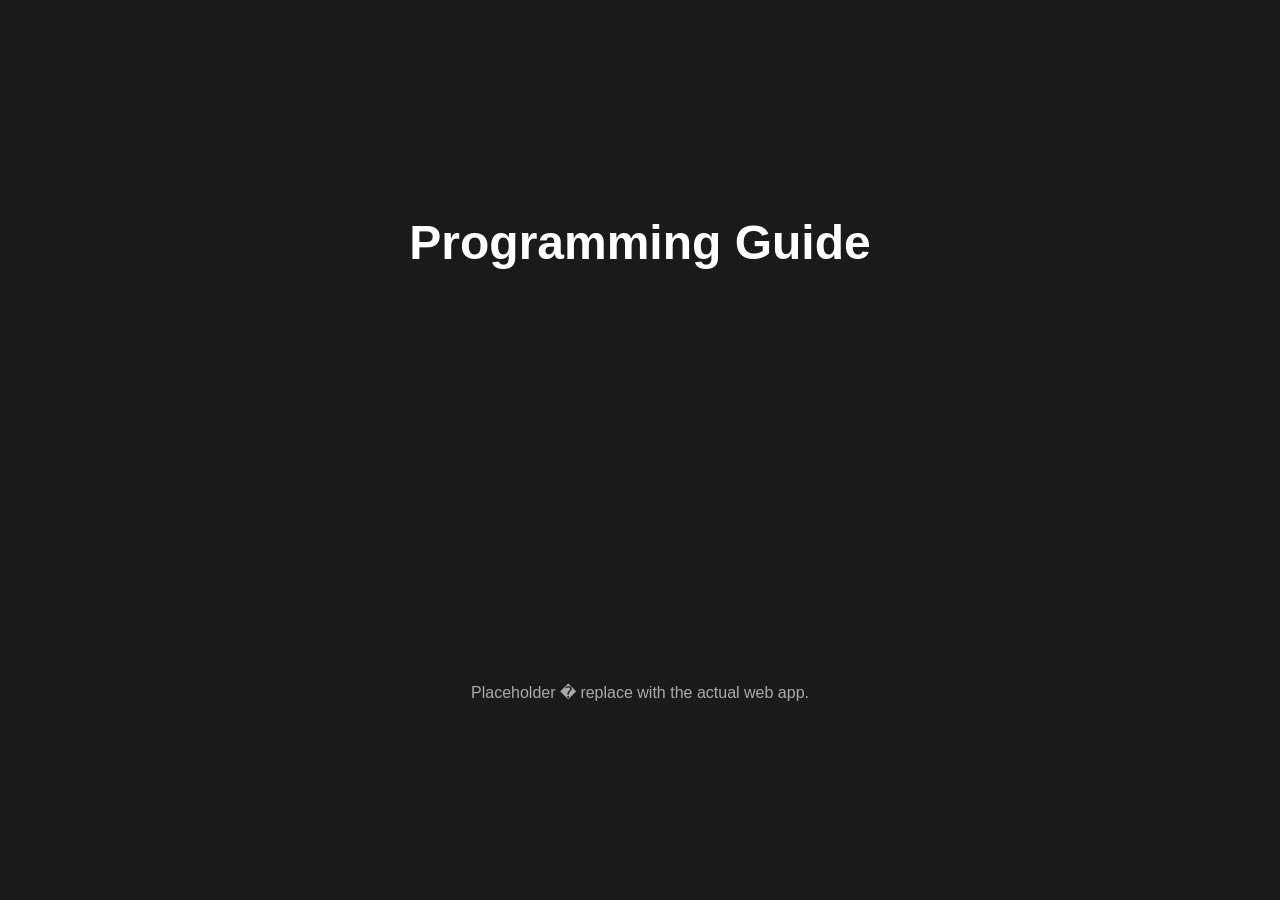
<file: files/programming-guide.html>
<!DOCTYPE html><html lang="en"><head><meta charset="UTF-8"><title>Programming Guide</title><style>body{font-family:sans-serif;background:#1a1a1a;color:#fff;display:grid;place-items:center;min-height:100vh;margin:0;text-align:center} h1{font-size:3rem} p{color:#aaa}</style></head><body><h1>Programming Guide</h1><p>Placeholder � replace with the actual web app.</p></body></html>
</file>
<file: files/code-generator/assets/index-DCDXDDiM.css>
@import "https://fonts.googleapis.com/css2?family=League+Gothic&family=Sora:wght@400;500;600;700&family=JetBrains+Mono:wght@400;500;600&display=swap";:root,:root[data-theme=light]{--paper:#f3f5f2;--surface:#fff;--surface-2:#eceeea;--surface-3:#e3e7e1;--ink:#14201a;--muted:#59655e;--faint:#93a099;--line:#e1e5df;--line-strong:#cfd5cd;--green:#0e7a4b;--green-strong:#0b6440;--red:#d42a3c;--red-strong:#b71f30;--flag-white:#fff;--warn:#a76a00;--warn-line:#e8c88a;--canvas:#fff;--c-drive:#0e7a4b;--c-mech:#d42a3c;--c-sensor:#3f4a54;--elev-1:0 1px 2px #14201a0f, 0 1px 3px #14201a0d;--elev-2:0 6px 16px #14201a17;--elev-3:0 16px 34px #14201a24}:root[data-theme=dark]{--paper:#0b100d;--surface:#121814;--surface-2:#1a221d;--surface-3:#222c26;--ink:#e9ede9;--muted:#93a099;--faint:#5f6c64;--line:#242e28;--line-strong:#33403a;--green:#22c978;--green-strong:#17b066;--red:#ff5468;--red-strong:#ff6e7f;--flag-white:#fff;--warn:#f0b429;--warn-line:#6b5320;--canvas:#121814;--c-drive:#22c978;--c-mech:#ff5468;--c-sensor:#9fb0a6;--elev-1:0 1px 2px #00000073;--elev-2:0 8px 20px #00000080;--elev-3:0 18px 38px #0000009e}:root{--code-bg:#0d1512;--code-fg:#e3ebe5;--font-display:"League Gothic", "Anton", "Archivo Narrow", sans-serif;--font-body:"Sora", system-ui, -apple-system, sans-serif;--font-mono:"JetBrains Mono", ui-monospace, "SF Mono", Consolas, monospace;--fs-xs:clamp(.7rem, .67rem + .12vw, .78rem);--fs-sm:clamp(.8rem, .77rem + .18vw, .9rem);--fs-base:clamp(.9rem, .87rem + .18vw, 1rem);--fs-md:clamp(1.02rem, .96rem + .3vw, 1.18rem);--fs-lg:clamp(1.2rem, 1.08rem + .55vw, 1.5rem);--r-sm:8px;--r-md:12px;--r-lg:16px;--r-pill:999px;--ease:cubic-bezier(.4, 0, .2, 1);--ease-spring:cubic-bezier(.34, 1.4, .64, 1);font-family:var(--font-body);color:var(--ink)}*{box-sizing:border-box}html,body,#root{height:100%;margin:0}body{background:var(--paper);color:var(--ink);-webkit-font-smoothing:antialiased;text-rendering:optimizelegibility}.display{font-family:var(--font-display);letter-spacing:.012em;font-weight:400}:focus-visible{outline:2px solid var(--green);outline-offset:2px;border-radius:4px}:focus:not(:focus-visible){outline:none}::view-transition-old(root){mix-blend-mode:normal;animation:none}::view-transition-new(root){mix-blend-mode:normal;animation:none}::view-transition-old(root){z-index:0}::view-transition-new(root){z-index:1}@media (prefers-reduced-motion:reduce){*,:before,:after{scroll-behavior:auto!important;transition-duration:.01ms!important;animation-duration:.01ms!important}}.app{background:var(--paper);flex-direction:column;height:100vh;display:flex}.topbar{color:#fff;z-index:10;background:#050a07;justify-content:space-between;align-items:center;gap:16px;padding:14px 24px 15px;display:flex;position:relative}.topbar:after{content:"";background:linear-gradient(to right, var(--green) 0 33.33%, var(--flag-white) 33.33% 66.66%, var(--red) 66.66% 100%);height:3px;position:absolute;bottom:0;left:0;right:0}.brand{align-items:center;gap:14px;min-width:0;display:flex}.logo-img{flex:none;width:auto;height:40px;display:block}.brand-text{min-width:0}.brand h1{font-family:var(--font-display);font-size:calc(var(--fs-md) * 1.5);text-transform:uppercase;letter-spacing:.015em;color:#fff;margin:0;font-weight:400;line-height:1}.brand .tag{font-size:var(--fs-xs);color:#93a099;letter-spacing:.01em;margin-top:1px;display:block}.topbar-actions{flex:none;gap:8px;display:flex}.layout{flex:1;grid-template-columns:296px minmax(320px,1fr) minmax(440px,1.12fr);min-height:0;display:grid}.palette,.center,.output{scrollbar-width:thin;min-height:0;overflow-y:auto}.palette{background:var(--surface);border-right:1px solid var(--line);padding:20px 14px 28px}.center{background:var(--paper);flex-direction:column;display:flex}.output{background:var(--surface);border-left:1px solid var(--line);flex-direction:column;display:flex}.palette h2{font-family:var(--font-display);font-size:calc(var(--fs-md) * 1.2);text-transform:uppercase;letter-spacing:.05em;color:var(--ink);margin:0 0 5px;padding-left:2px;font-weight:400;line-height:1.1}.palette .hint{margin:0 0 12px;padding-left:2px}.palette-components-title{border-top:1px solid var(--line);padding-top:22px;margin-top:26px!important}.templates{flex-direction:column;gap:9px;display:flex}.template-card{border:1px solid var(--line);border-radius:var(--r-md);background:var(--surface);color:var(--ink);cursor:pointer;text-align:left;box-shadow:var(--elev-1);transition:border-color .18s var(--ease), box-shadow .18s var(--ease), transform .18s var(--ease);flex-direction:column;gap:5px;padding:13px 14px 14px 17px;display:flex;position:relative;overflow:hidden}.template-card:before{content:"";background:var(--green);transform-origin:top;width:3px;transition:transform .24s var(--ease);position:absolute;top:0;bottom:0;left:0;transform:scaleY(.22)}.template-card:hover{border-color:color-mix(in srgb, var(--green) 45%, var(--line));box-shadow:var(--elev-2);transform:translateY(-2px)}.template-card:hover:before{transform:scaleY(1)}.template-card:active{box-shadow:var(--elev-1);transform:translateY(0)}.template-name{font-family:var(--font-display);font-weight:400;font-size:calc(var(--fs-md) * 1.25);text-transform:uppercase;letter-spacing:.03em;line-height:1.05}.template-desc{font-size:var(--fs-xs);color:var(--muted);line-height:1.5}.palette-group h3{font-size:var(--fs-xs);text-transform:uppercase;letter-spacing:.1em;color:var(--faint);margin:20px 0 8px;padding-left:2px;font-weight:600}.palette-items{flex-direction:column;gap:2px;display:flex}.palette-item{border-radius:var(--r-sm);color:var(--ink);cursor:pointer;font-family:var(--font-body);font-size:var(--fs-base);text-align:left;transition:background .15s var(--ease), border-color .15s var(--ease);background:0 0;border:1px solid #0000;align-items:center;padding:9px 12px;font-weight:500;display:flex}.palette-item-label{font-family:var(--font-display);font-weight:400;font-size:calc(var(--fs-md) * 1.08);text-transform:uppercase;letter-spacing:.04em;line-height:1.15}.palette-item:hover:not(:disabled){background:var(--surface-2);border-color:var(--line)}.palette-item:active:not(:disabled){background:var(--surface-3)}.palette-item:disabled{opacity:.36;cursor:not-allowed}.settings{border-bottom:1px solid var(--line);background:var(--surface);flex-wrap:wrap;gap:18px;padding:18px 20px;display:flex}.robot{padding:20px}.robot-head{justify-content:space-between;align-items:center;gap:12px;margin-bottom:14px;display:flex}.robot h2,.config h2{font-family:var(--font-display);font-size:calc(var(--fs-md) * 1.2);text-transform:uppercase;letter-spacing:.05em;color:var(--ink);margin:0;font-weight:400;line-height:1.1}.empty-robot{color:var(--muted);font-size:var(--fs-sm);background:var(--surface);background-image:linear-gradient(var(--line) 1px, transparent 1px), linear-gradient(90deg, var(--line) 1px, transparent 1px);border:1px dashed var(--line-strong);border-radius:var(--r-lg);text-align:center;background-size:22px 22px;max-width:46ch;padding:34px 26px;line-height:1.6}.robot-items{flex-wrap:wrap;gap:10px;display:flex}.robot-item{border:1px solid var(--line);border-radius:var(--r-pill);background:var(--surface);color:var(--ink);cursor:pointer;font-family:var(--font-body);font-size:var(--fs-sm);box-shadow:var(--elev-1);transition:border-color .18s var(--ease), box-shadow .18s var(--ease), transform .18s var(--ease);align-items:center;gap:9px;padding:9px 18px;font-weight:600;display:flex}.robot-item:hover{box-shadow:var(--elev-2);transform:translateY(-2px)}.robot-item.selected{border-color:var(--green);box-shadow:0 0 0 1px var(--green), var(--elev-1)}.robot-item-label{font-family:var(--font-display);font-weight:400;font-size:calc(var(--fs-md) * 1.08);text-transform:uppercase;letter-spacing:.04em;line-height:1.15}.robot-item-name{color:var(--muted);font-family:var(--font-mono);font-size:var(--fs-xs);font-weight:400}.warnings{background:color-mix(in srgb, var(--warn) 8%, var(--surface));border:1px solid var(--warn-line);border-radius:var(--r-md);margin:0 20px 20px;padding:14px 16px 12px}.warnings-head{font-family:var(--font-display);font-size:calc(var(--fs-md) * 1.15);text-transform:uppercase;letter-spacing:.04em;color:var(--warn);align-items:center;gap:9px;margin:0 0 10px;font-weight:400;line-height:1.1;display:flex}.warnings-icon{color:var(--warn);display:inline-flex}.warnings-icon svg{width:18px;height:18px;display:block}.warnings-list{flex-direction:column;gap:4px;margin:0;padding:0;list-style:none;display:flex}.warning-item{text-align:left;border-radius:var(--r-sm);width:100%;color:var(--ink);font-family:var(--font-body);font-size:var(--fs-sm);cursor:pointer;transition:background .15s var(--ease);background:0 0;border:none;padding:7px 10px;line-height:1.5;display:block}.warning-item:hover{background:color-mix(in srgb, var(--warn) 14%, transparent)}.warnings-foot{font-size:var(--fs-xs);color:var(--muted);margin:10px 0 0;padding-left:10px}.config{border-top:1px solid var(--line);background:var(--surface);flex:1;padding:20px}.config-head{justify-content:space-between;align-items:center;gap:12px;display:flex}.config-head h2{font-size:calc(var(--fs-md) * 1.35)}.config-desc{color:var(--muted);font-size:var(--fs-sm);max-width:62ch;margin:8px 0 20px;line-height:1.6}.fields{grid-template-columns:repeat(auto-fill,minmax(200px,1fr));gap:16px;display:grid}.field{font-size:var(--fs-sm);flex-direction:column;gap:6px;display:flex}.field.inline{min-width:215px}.field-label{color:var(--muted);font-weight:600;font-size:var(--fs-xs);letter-spacing:.02em}.field input,.field select{border:1px solid var(--line-strong);border-radius:var(--r-sm);font-family:var(--font-body);font-size:var(--fs-base);background:var(--surface);color:var(--ink);transition:border-color .15s var(--ease), box-shadow .15s var(--ease);padding:9px 11px}.field input[type=text]{font-family:var(--font-mono);font-size:var(--fs-sm)}.field input:focus,.field select:focus{border-color:var(--green);box-shadow:0 0 0 3px color-mix(in srgb, var(--green) 20%, transparent);outline:none}.field input[type=checkbox]{width:17px;height:17px;accent-color:var(--green);cursor:pointer;align-self:flex-start}.field-help{color:var(--faint);font-size:var(--fs-xs);line-height:1.45}.output-tabs{border-bottom:1px solid var(--line);flex:none;gap:22px;padding:16px 20px 0;display:flex}.output-tabs button{cursor:pointer;font-family:var(--font-display);font-size:calc(var(--fs-md) * 1.15);text-transform:uppercase;letter-spacing:.045em;color:var(--muted);transition:color .15s var(--ease);background:0 0;border:none;padding:4px 0 12px;font-weight:400;line-height:1.15;position:relative}.output-tabs button:after{content:"";background:var(--green);height:2px;transition:transform .2s var(--ease);position:absolute;bottom:-1px;left:0;right:0;transform:scaleX(0)}.output-tabs button:hover,.output-tabs button.active{color:var(--ink)}.output-tabs button.active:after{transform:scaleX(1)}.output-body{flex-direction:column;flex:1;min-height:0;padding:16px 20px 20px;display:flex}.code-toolbar{align-items:center;gap:8px;margin-bottom:14px;display:flex}.spacer{flex:1}.flavor{border:1px solid var(--line);border-radius:var(--r-pill);background:var(--surface-2);gap:3px;padding:3px;display:inline-flex}.seg{border-radius:var(--r-pill);cursor:pointer;font-family:var(--font-body);font-size:var(--fs-sm);color:var(--muted);transition:background .25s var(--ease), color .25s var(--ease), box-shadow .25s var(--ease);background:0 0;border:none;padding:6px 13px;font-weight:600}.seg:hover{color:var(--ink)}.seg.active{background:var(--surface);color:var(--green);box-shadow:var(--elev-1)}.code{background:var(--code-bg);color:var(--code-fg);border:1px solid var(--line);border-radius:var(--r-md);font-family:var(--font-mono);white-space:pre;tab-size:4;animation:code-swap .34s var(--ease);flex:1;margin:0;padding:20px;font-size:12.5px;line-height:1.7;overflow:auto}@keyframes code-swap{0%{opacity:0;transform:translateY(8px)}to{opacity:1;transform:none}}.blocks-body{padding:0}.blocks-toolbar{background:var(--surface);border-bottom:1px solid var(--line);align-items:center;gap:14px;padding:12px 20px;display:flex}.blocks-note{font-size:var(--fs-xs);color:var(--muted);flex:1;margin:0;line-height:1.5}.blockly-host{background:var(--canvas);flex:1;width:100%;min-height:0}.wiring{border-collapse:collapse;width:100%;font-size:var(--fs-sm);color:var(--ink)}.wiring th,.wiring td{text-align:left;border-bottom:1px solid var(--line);padding:11px 12px}.wiring thead th{color:var(--faint);font-family:var(--font-display);font-size:var(--fs-md);text-transform:uppercase;letter-spacing:.05em;border-bottom-color:var(--line-strong);font-weight:400;line-height:1.15}.wiring td:first-child{font-family:var(--font-display);font-size:calc(var(--fs-md) * 1.05);text-transform:uppercase;letter-spacing:.04em;line-height:1.2}.wiring td:nth-child(2){font-family:var(--font-display);font-size:calc(var(--fs-md) * 1.05);letter-spacing:.02em;color:var(--muted)}.wiring tbody tr:hover{background:var(--surface-2)}.wiring code{background:var(--surface-2);border:1px solid var(--line);color:var(--green);font-family:var(--font-mono);font-size:var(--fs-xs);border-radius:6px;padding:2px 8px}.dir{border-radius:var(--r-pill);font-family:var(--font-display);font-size:var(--fs-md);text-transform:uppercase;letter-spacing:.05em;background:var(--surface-3);color:var(--muted);padding:3px 12px;font-weight:400;line-height:1.3;display:inline-block}.dir-rev{background:color-mix(in srgb, var(--green) 16%, transparent);color:var(--green)}.btn{border:1px solid var(--line-strong);border-radius:var(--r-pill);background:var(--surface);cursor:pointer;font-family:var(--font-body);font-size:var(--fs-sm);color:var(--ink);transition:background .15s var(--ease), border-color .15s var(--ease), transform .12s var(--ease);padding:8px 15px;font-weight:600}.btn:hover:not(:disabled){background:var(--surface-2);border-color:var(--faint)}.btn:active:not(:disabled){transform:scale(.97)}.btn:disabled{opacity:.42;cursor:not-allowed}.btn.primary{background:var(--green);border-color:var(--green);color:#fff;box-shadow:var(--elev-1)}.btn.primary:hover:not(:disabled){background:var(--green-strong);border-color:var(--green-strong)}.btn.danger{color:var(--red);border-color:color-mix(in srgb, var(--red) 40%, transparent);background:0 0}.btn.danger:hover{background:color-mix(in srgb, var(--red) 9%, transparent);border-color:var(--red)}.btn.ghost{color:#fff;background:#ffffff12;border-color:#ffffff38}.btn.ghost:hover:not(:disabled){background:#ffffff26;border-color:#ffffff59}.icon-btn{border-radius:50%;place-items:center;width:38px;height:38px;padding:0;display:grid}.icon-btn svg{width:19px;height:19px;transition:transform .4s var(--ease-spring);display:block}.icon-btn:hover svg{transform:rotate(20deg)}.hint{color:var(--muted);font-size:var(--fs-sm);line-height:1.55}@media (width<=1100px){.layout{grid-template-columns:1fr;overflow-y:auto}.palette,.center,.output{overflow-y:visible}.palette{border-right:none;border-bottom:1px solid var(--line)}.output{border-left:none;border-top:1px solid var(--line);min-height:70vh}}
</file>
